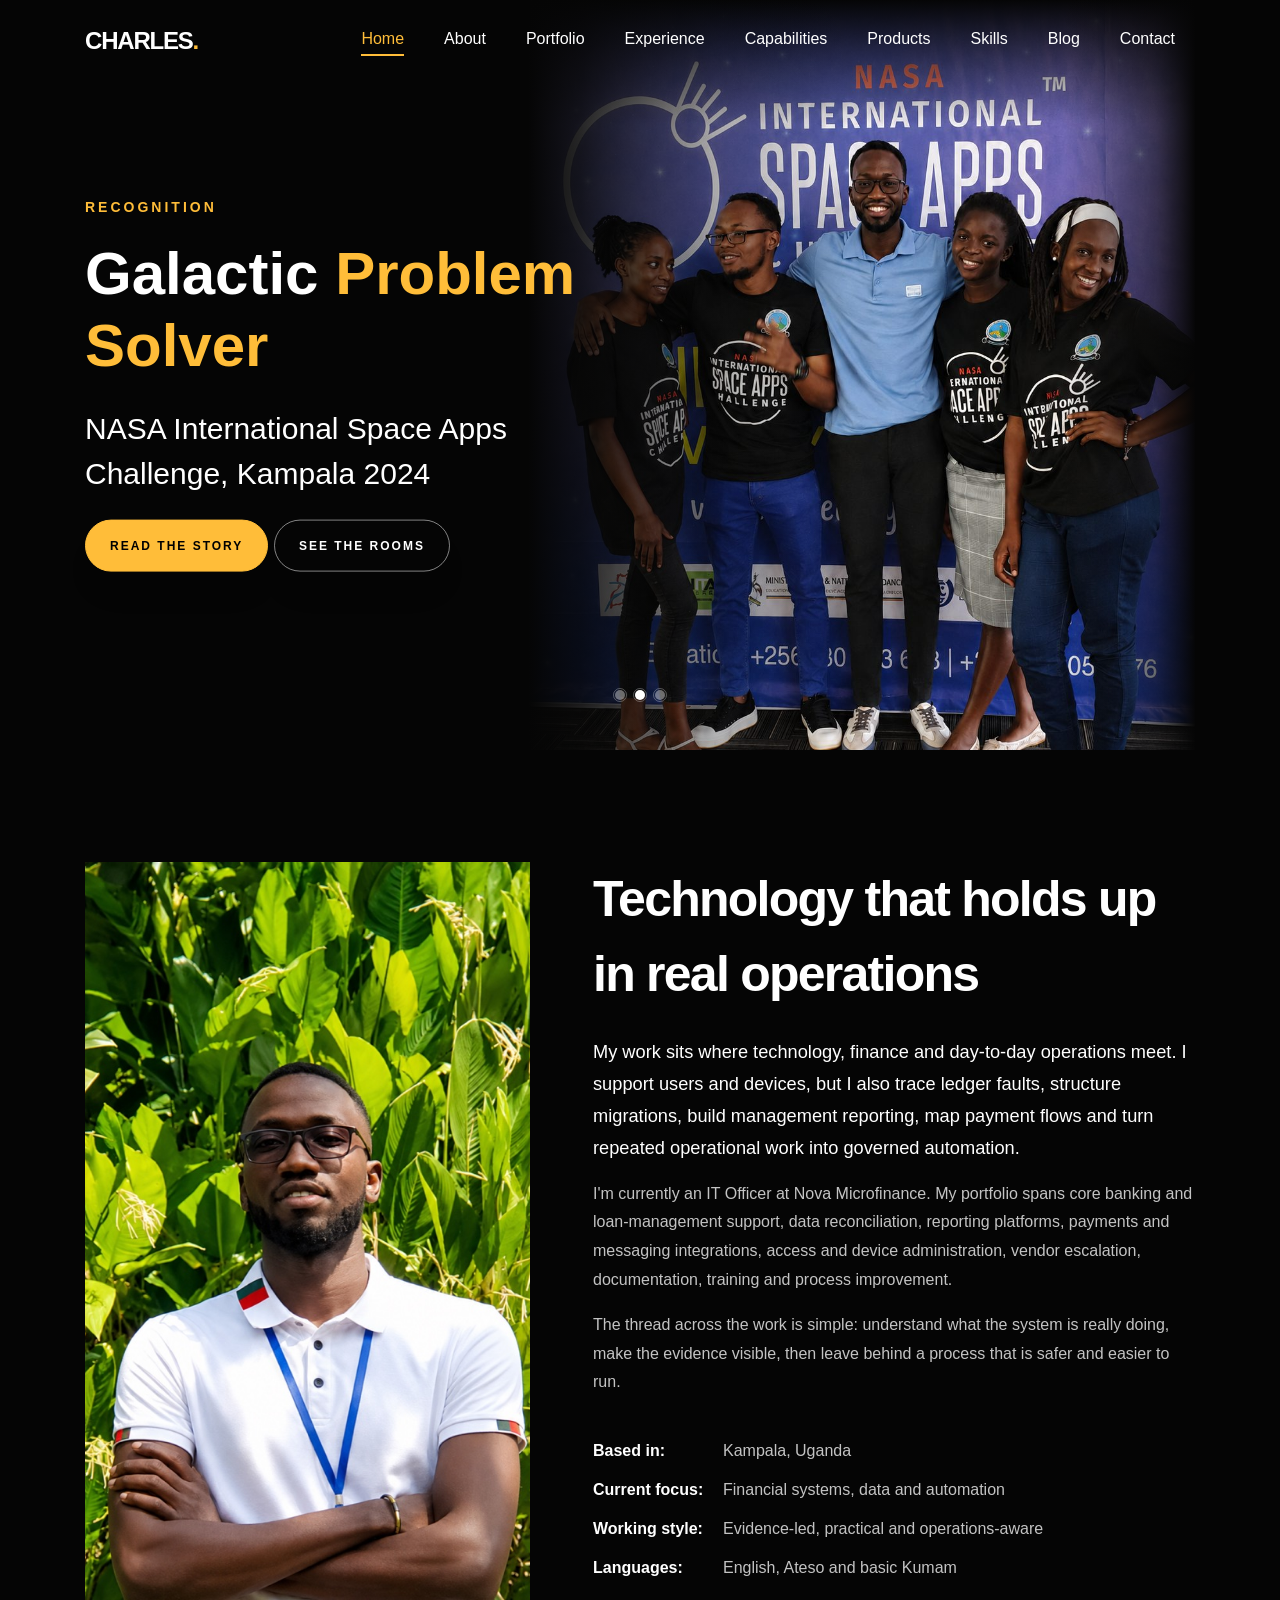
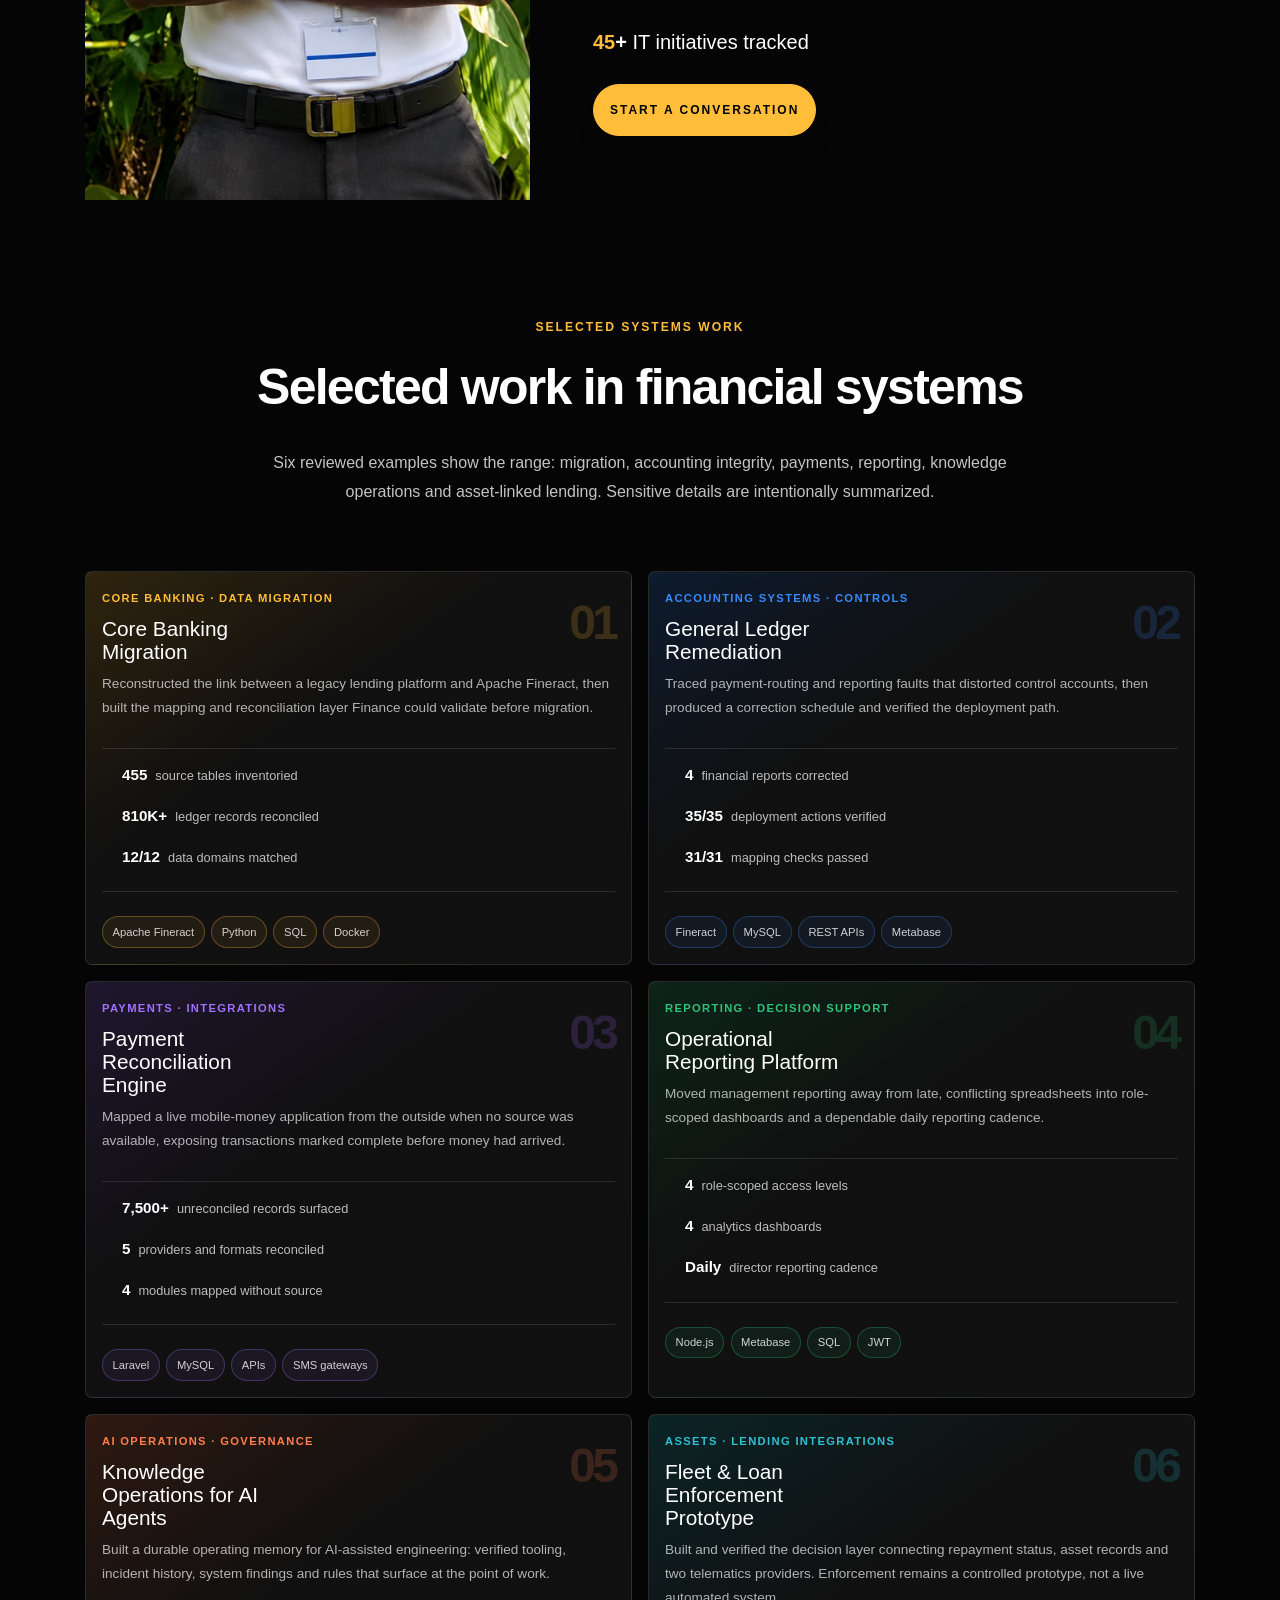
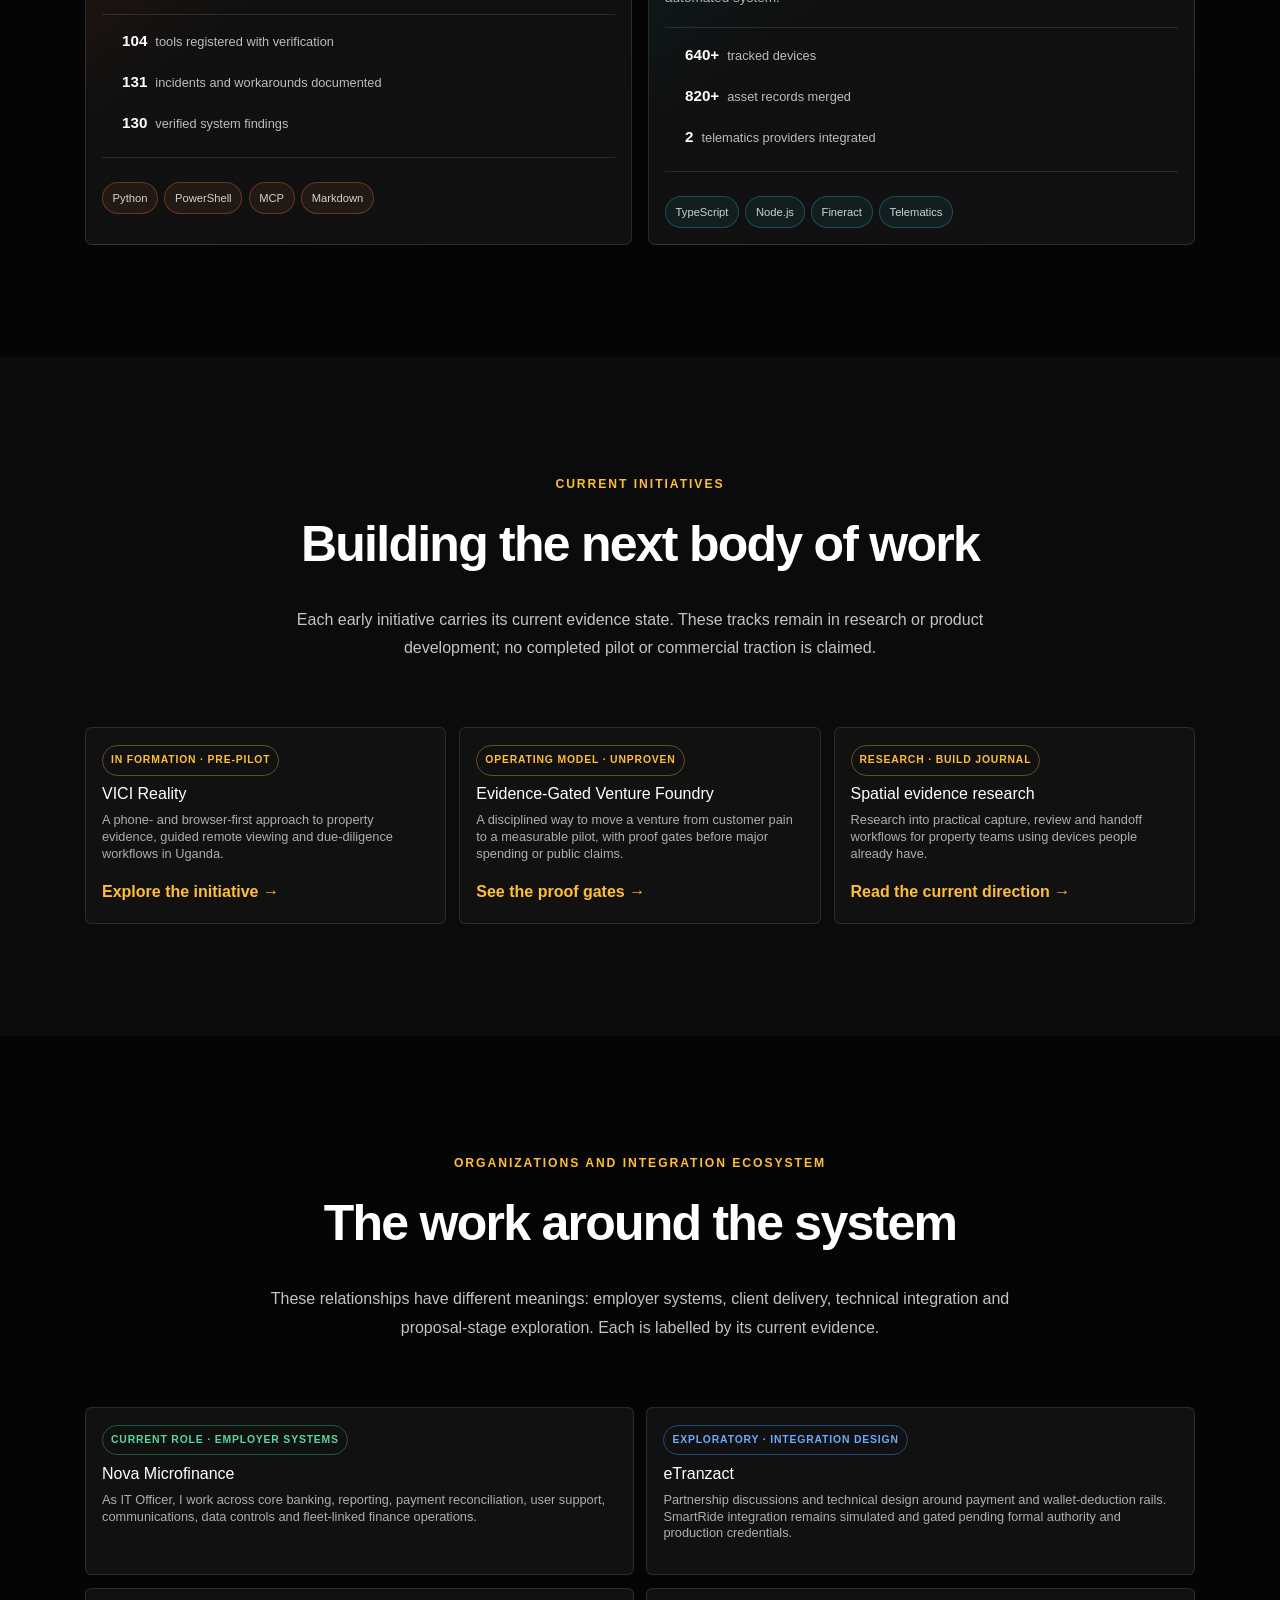
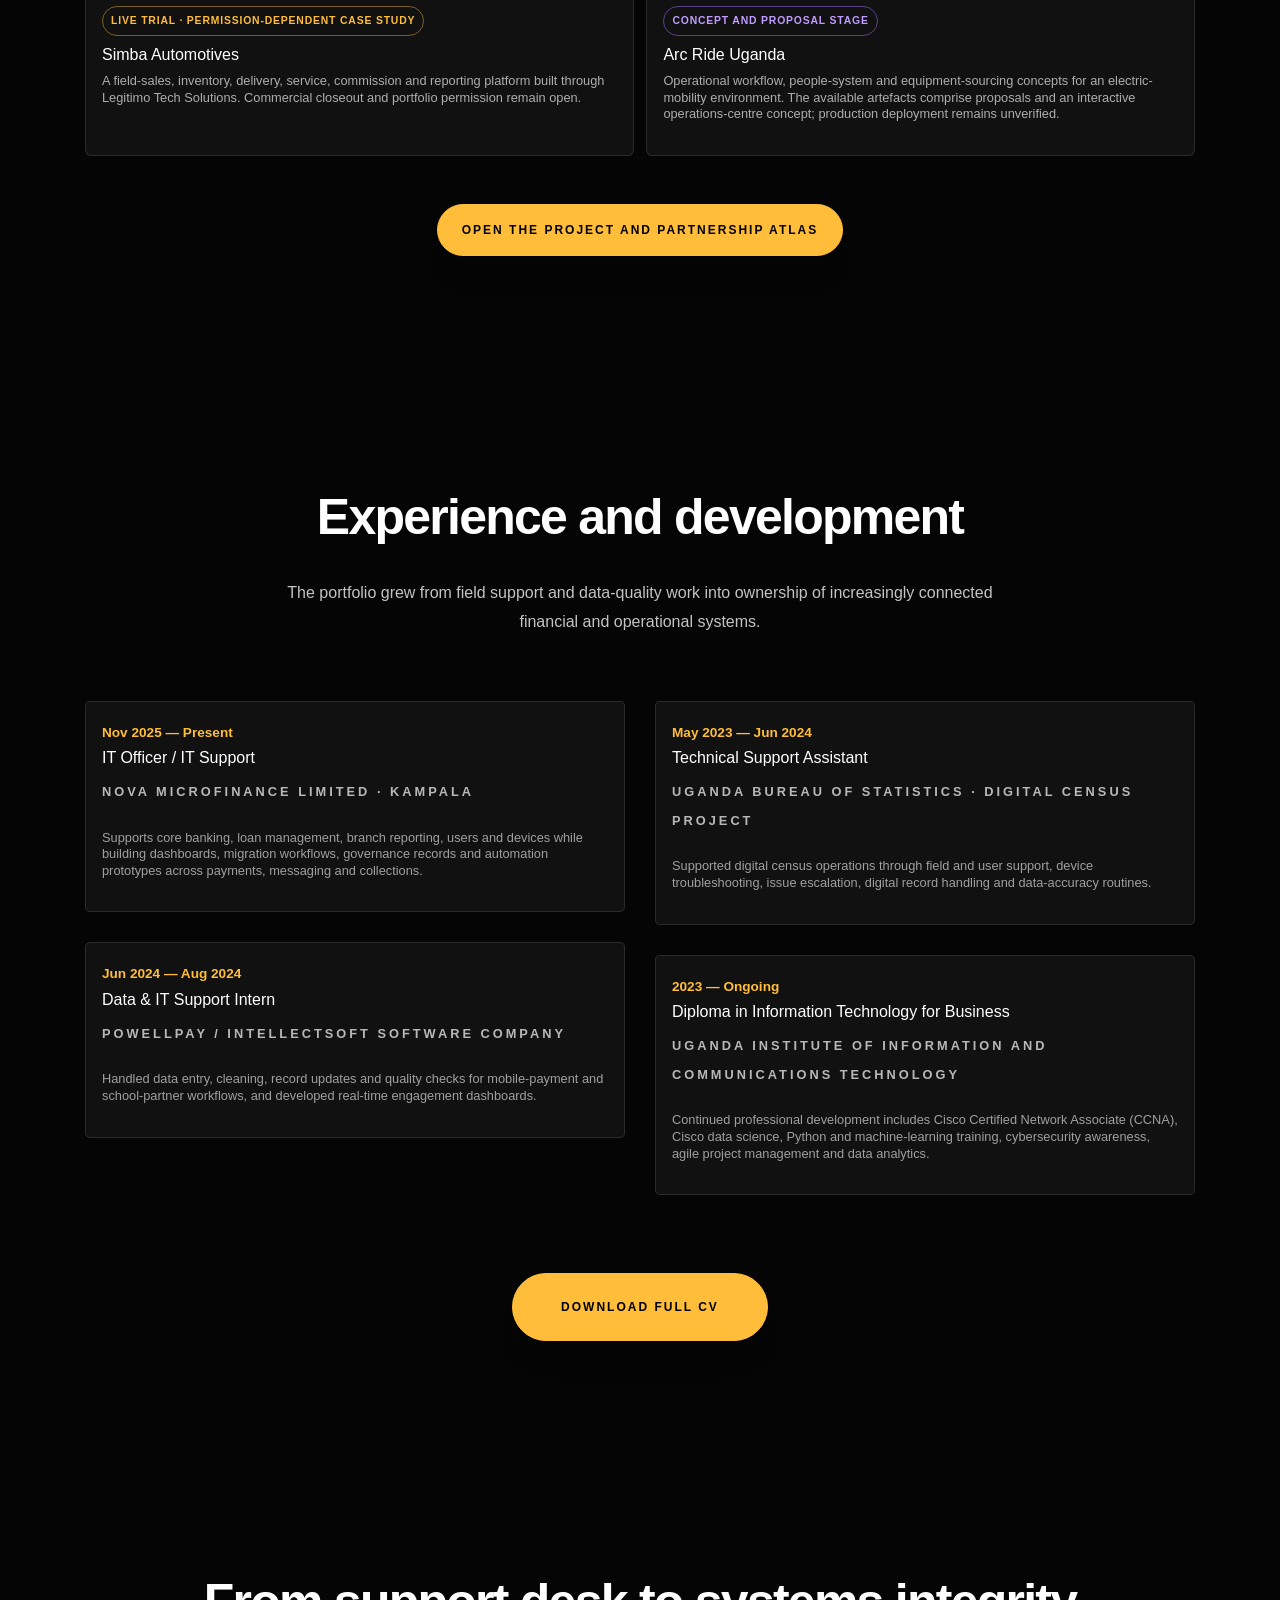
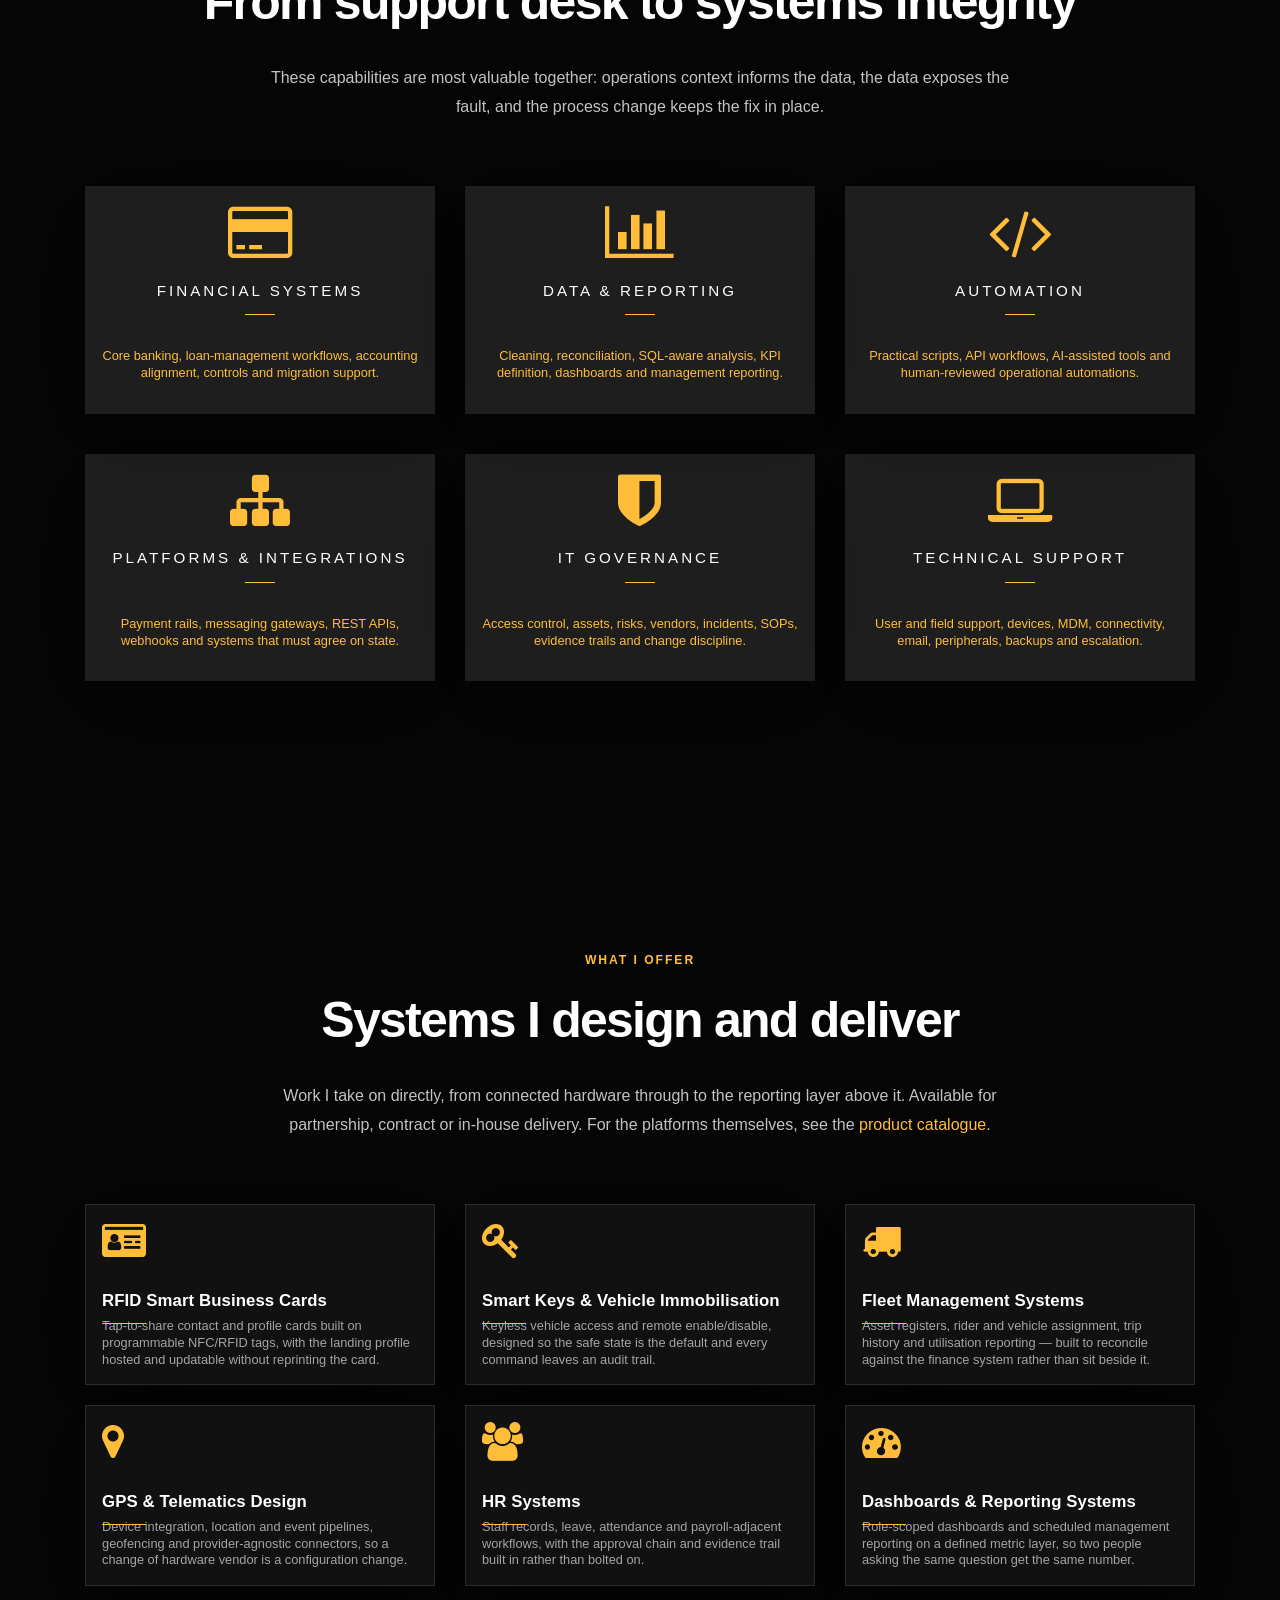
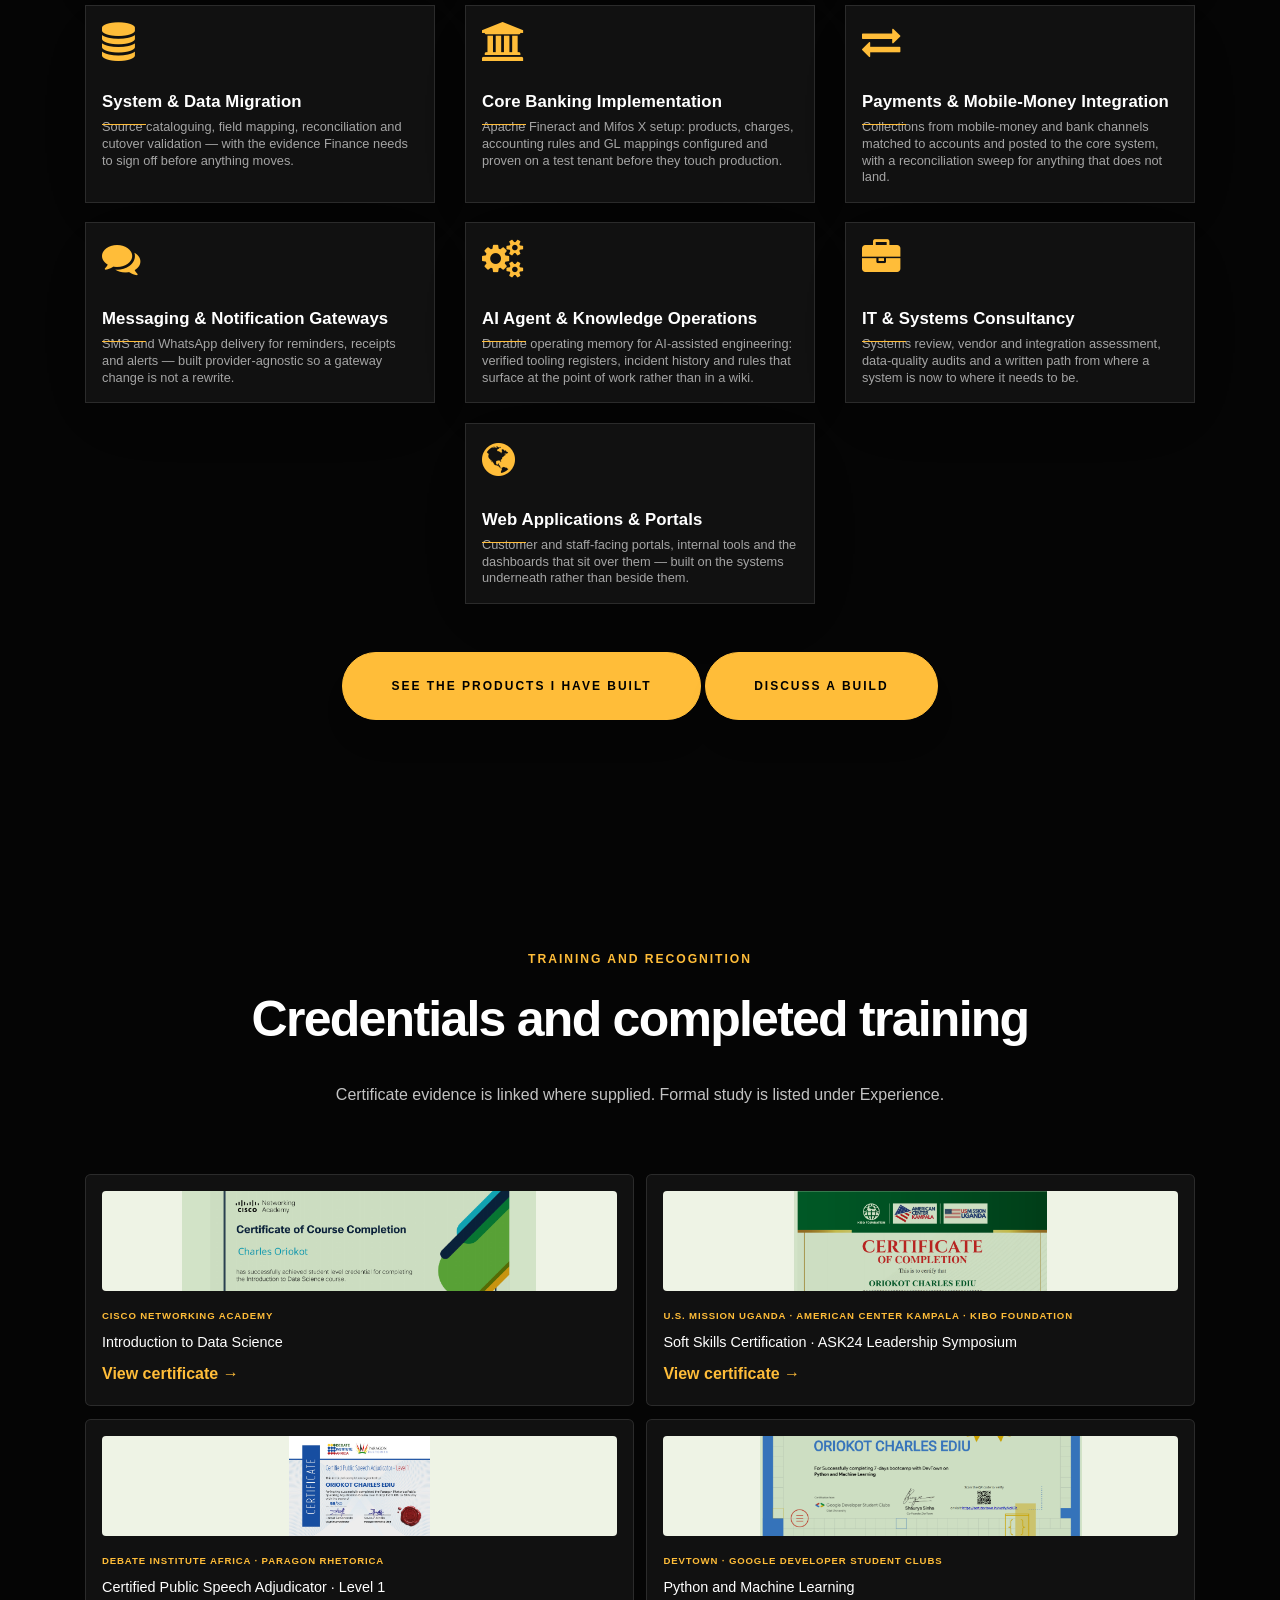
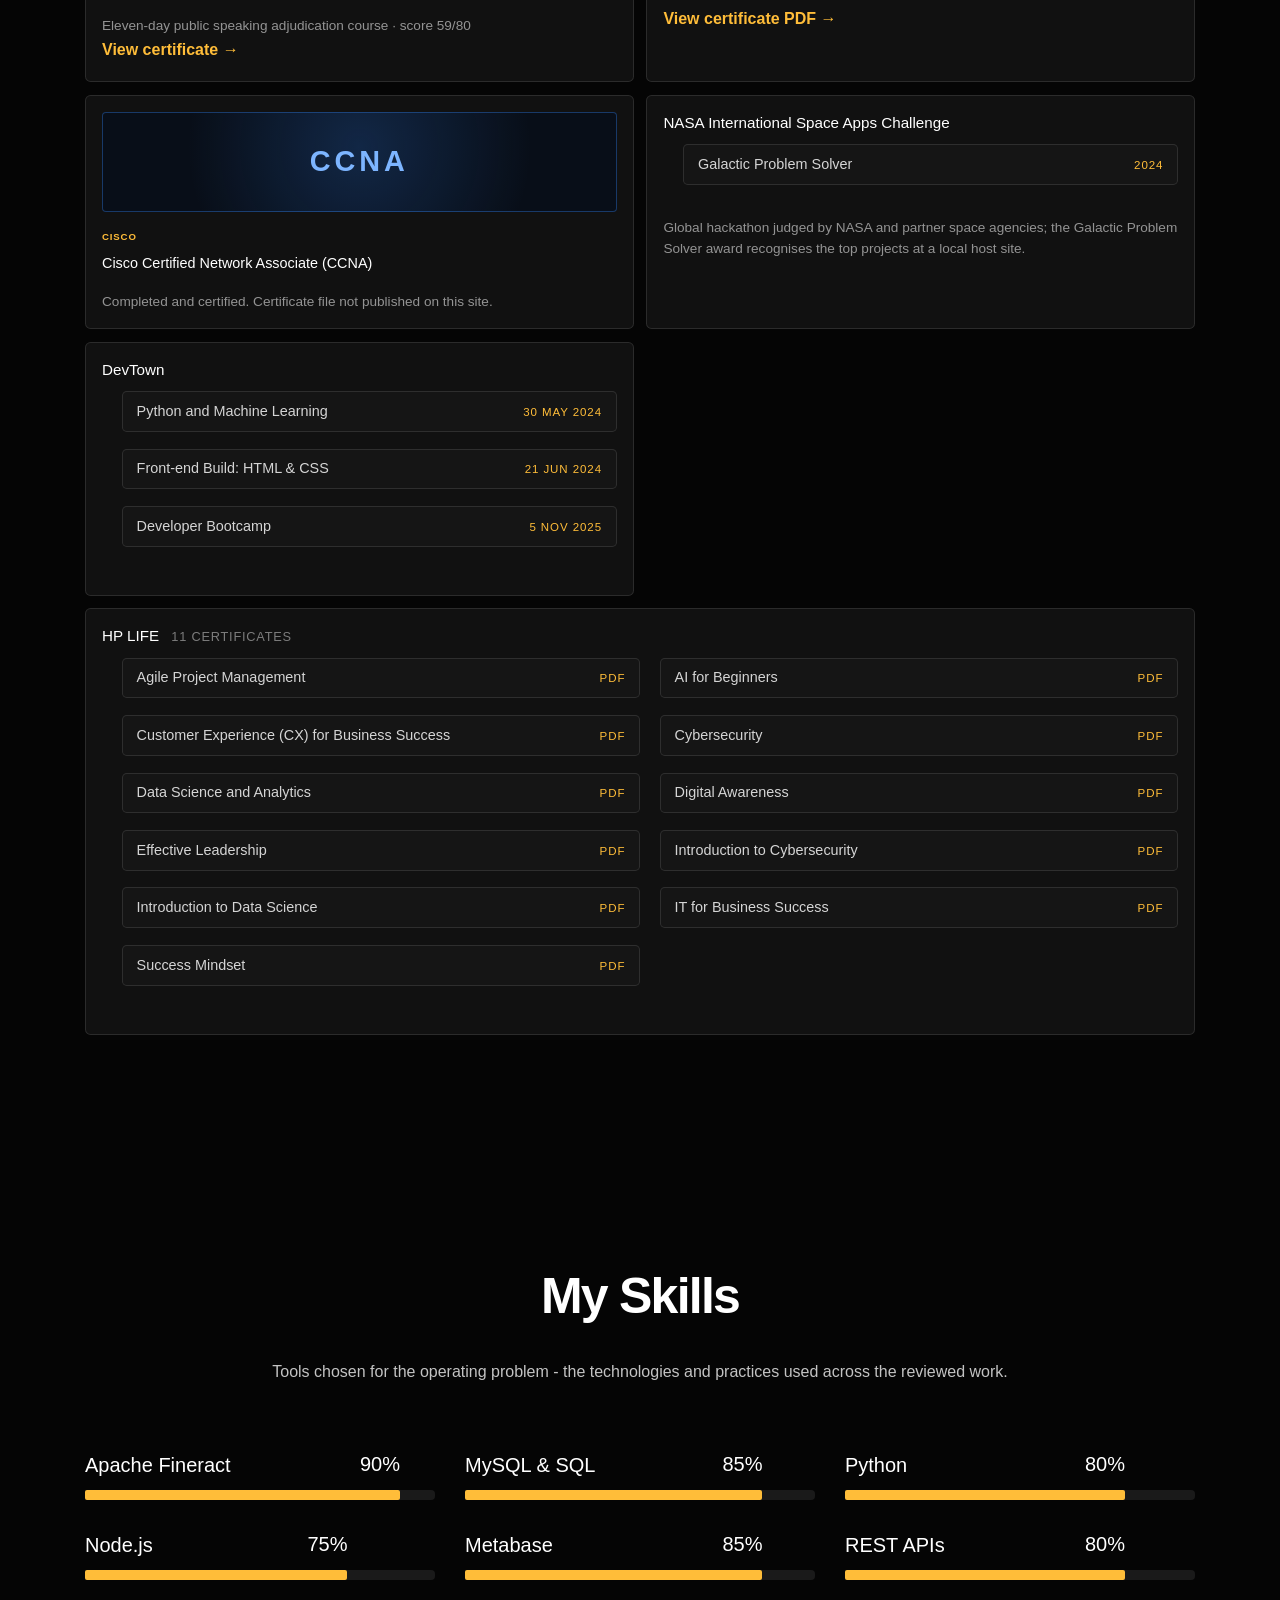
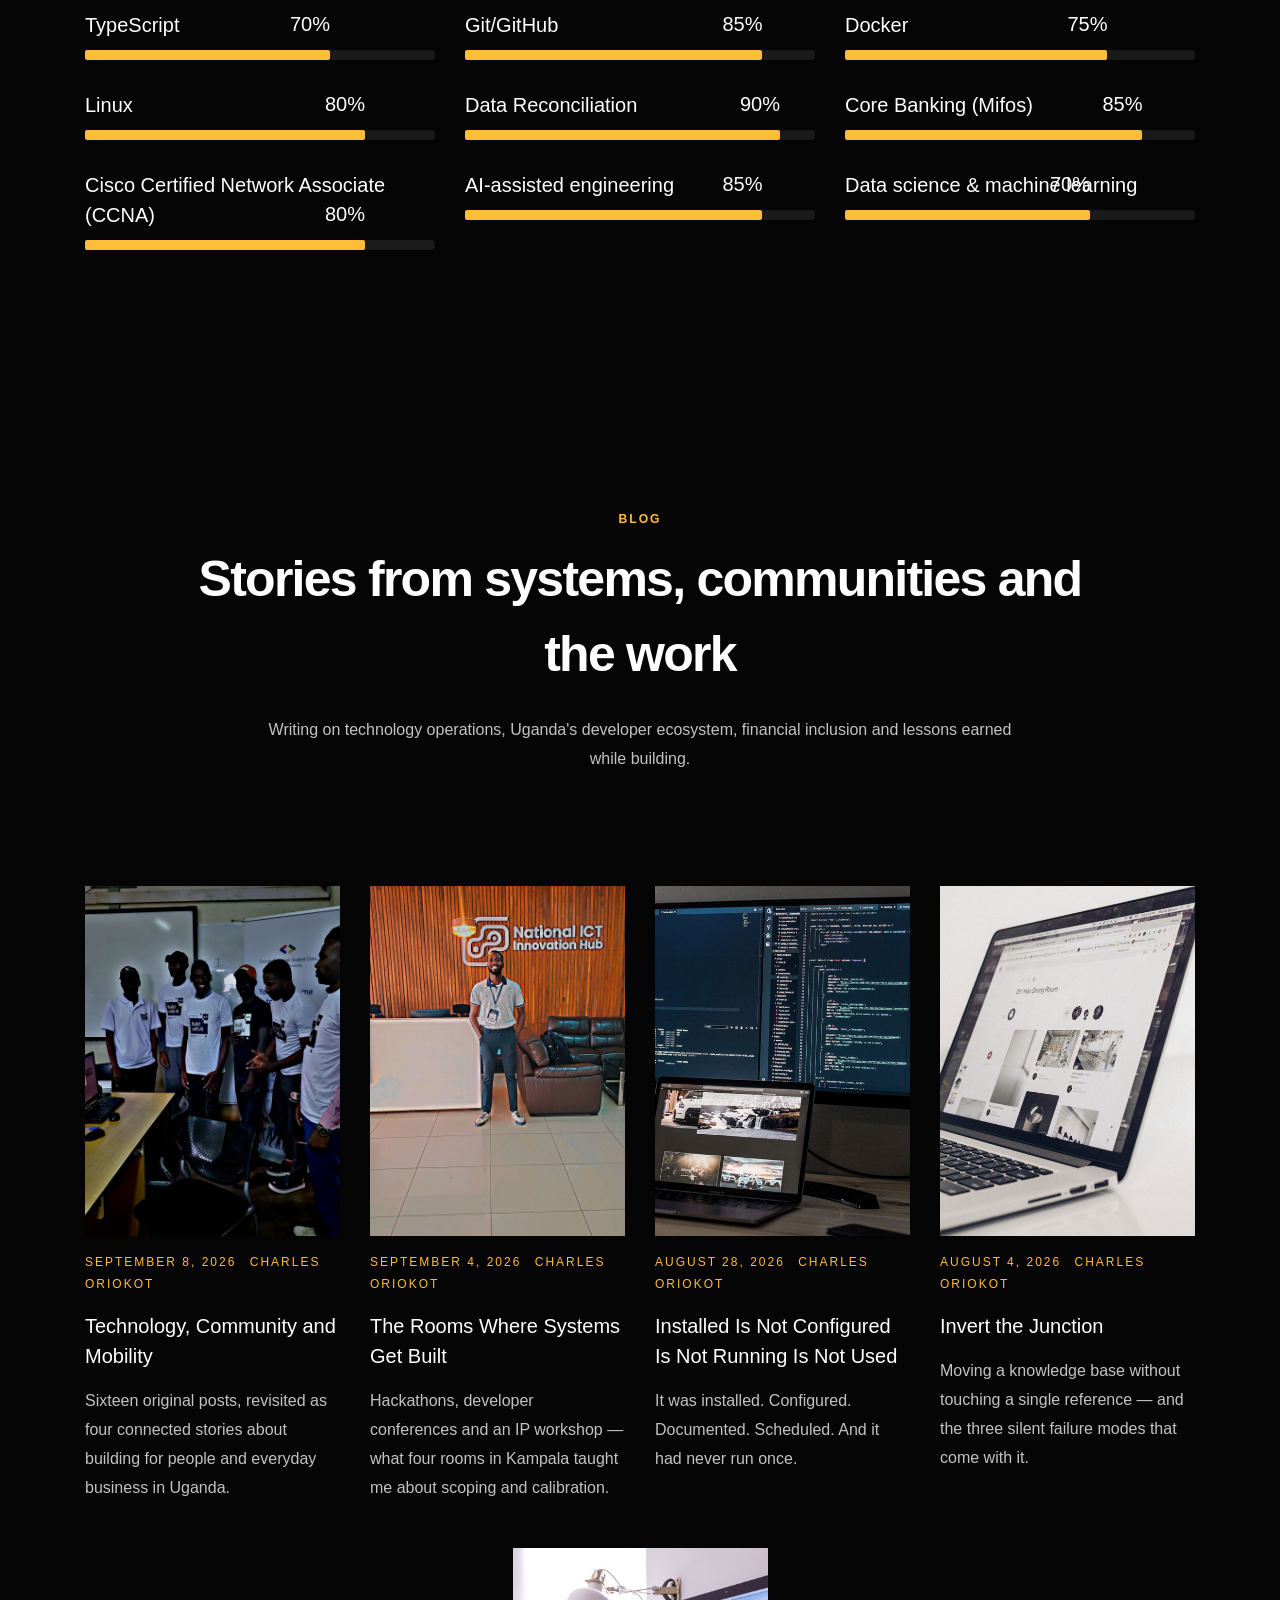
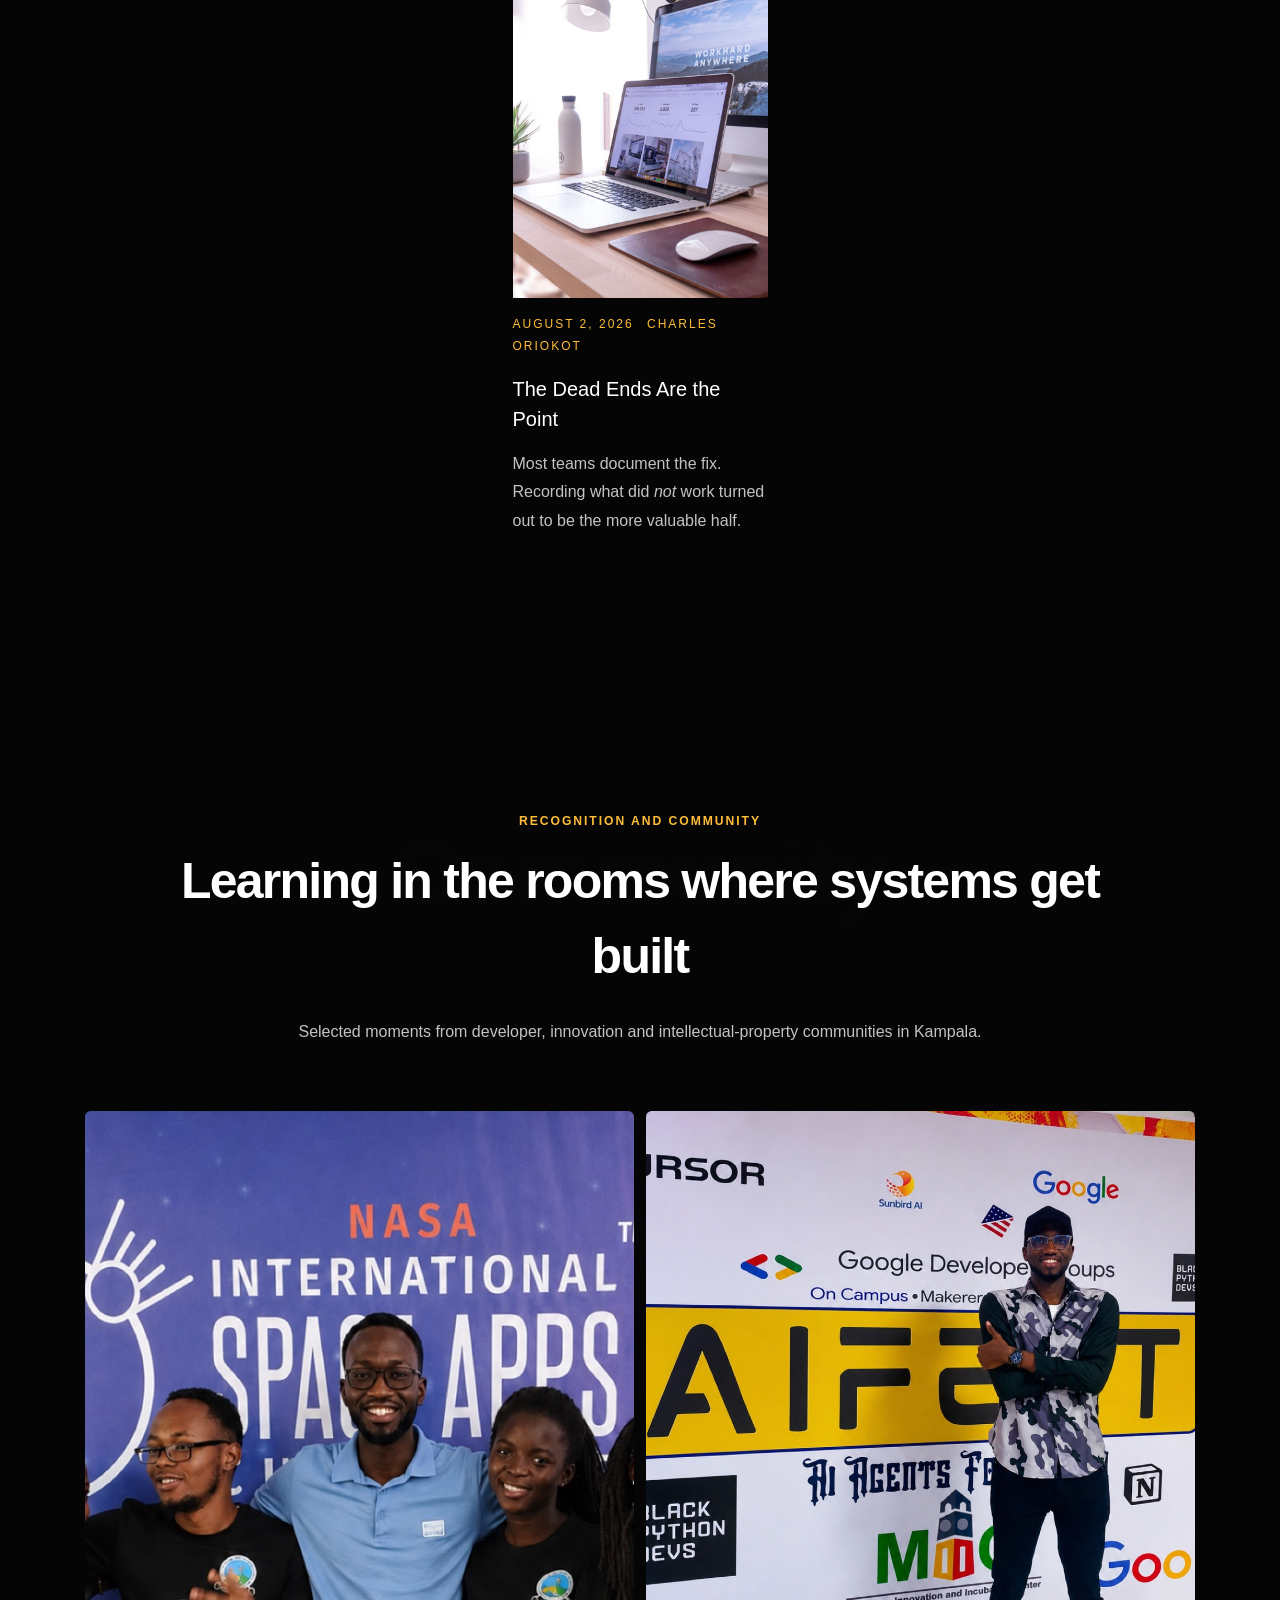
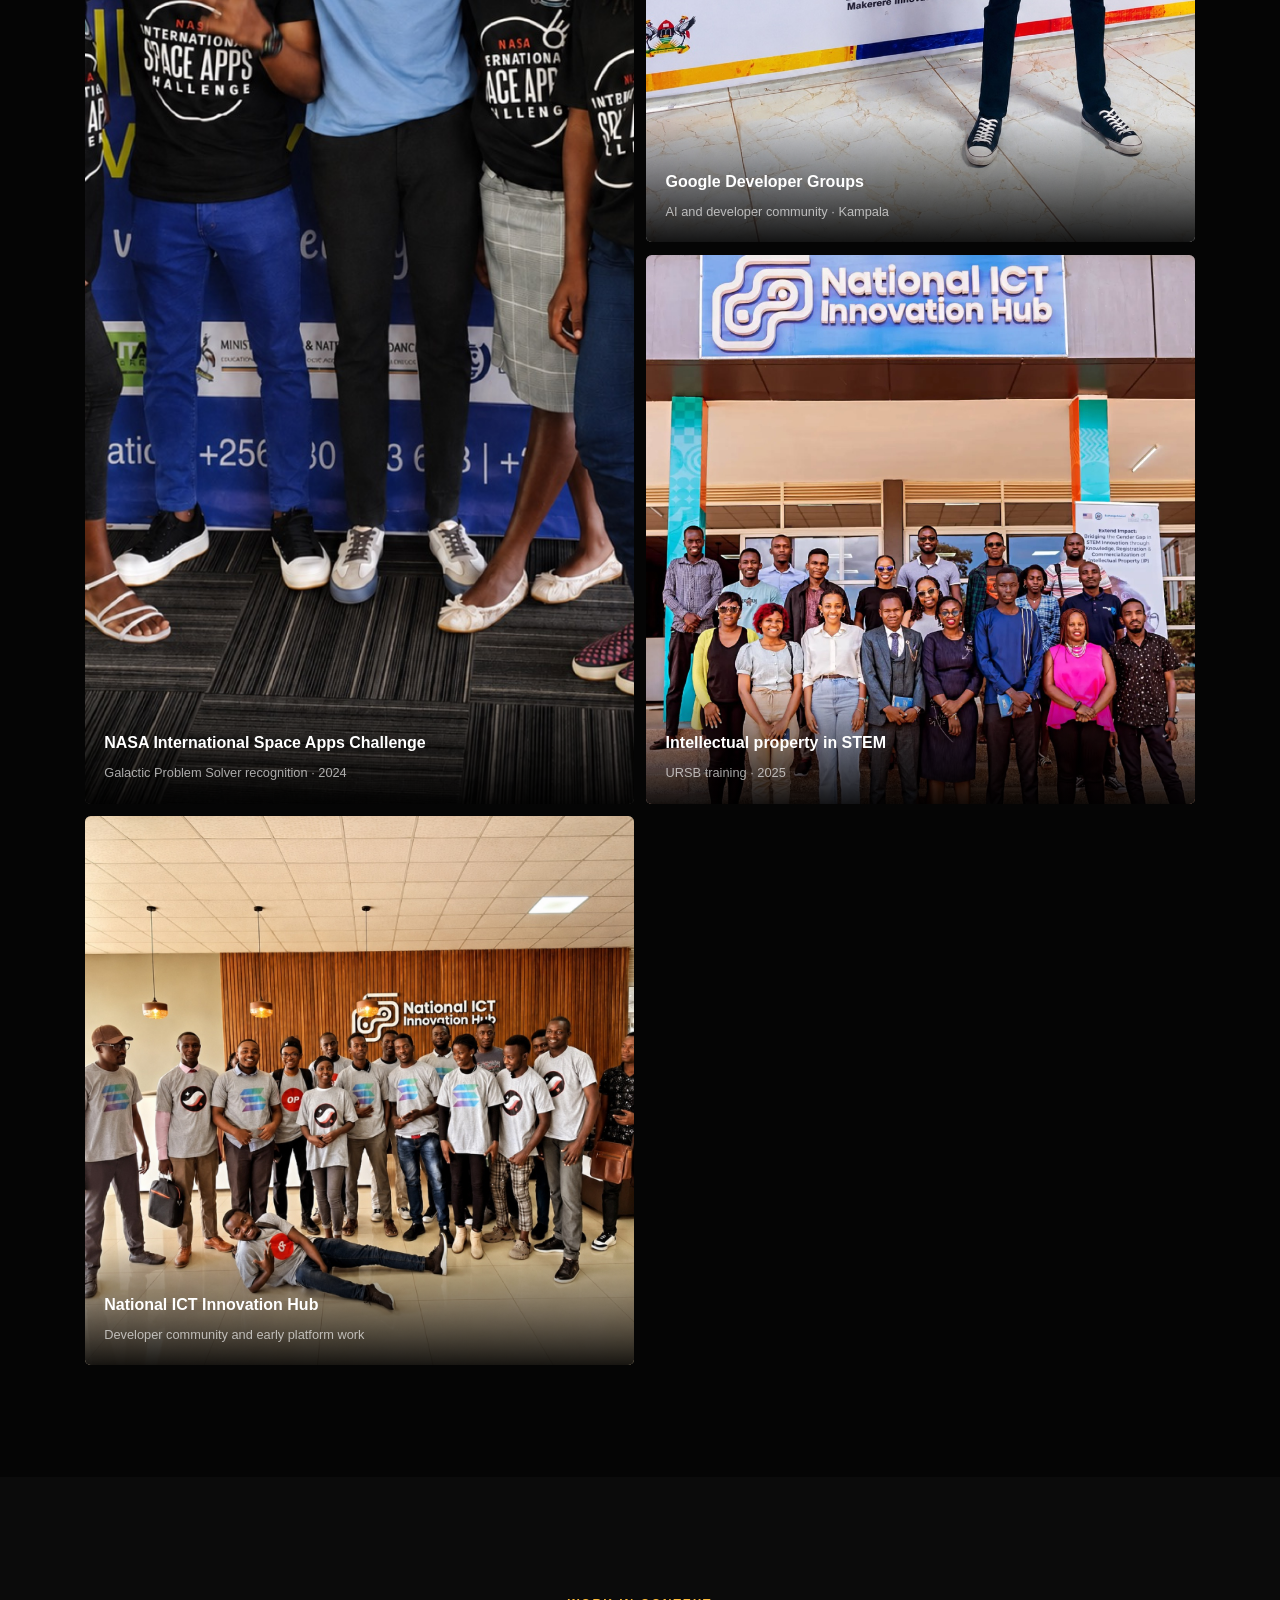
<file: index.html>
<!DOCTYPE html>
<html lang="en">
  <head>
    <title>Charles Oriokot | IT Systems, Data &amp; Automation</title>
    <meta charset="utf-8">
    <meta name="viewport" content="width=device-width, initial-scale=1, shrink-to-fit=no">
    <meta name="description" content="Charles Oriokot is an IT and business systems professional working across core banking, data, reporting, automation, integrations and operational technology in Kampala, Uganda.">
    <meta name="author" content="Oriokot Charles Ediu">
    <meta name="robots" content="noindex, nofollow">
    <meta name="theme-color" content="#050505">

    <link rel="icon" href="images/charles-portrait.jpg" type="image/jpeg">
    <link rel="preload" as="image" href="images/charles-hero-city.jpg">
    
    <link href="https://fonts.googleapis.com/css?family=Poppins:100,200,300,400,500,600,700,800,900" rel="stylesheet">

    <link rel="stylesheet" href="css/open-iconic-bootstrap.min.css">
    <link rel="stylesheet" href="css/animate.css">
    
    <link rel="stylesheet" href="css/owl.carousel.min.css">
    <link rel="stylesheet" href="css/owl.theme.default.min.css">
    <link rel="stylesheet" href="css/magnific-popup.css">

    <link rel="stylesheet" href="css/aos.css">

    <link rel="stylesheet" href="css/ionicons.min.css">
    
    <link rel="stylesheet" href="css/flaticon.css">
    <link rel="stylesheet" href="css/icomoon.css">
    <link rel="stylesheet" href="css/style.css">
    <link rel="stylesheet" href="css/custom.css?v=20260911">
  </head>
  <body data-spy="scroll" data-target=".site-navbar-target" data-offset="300">
    <a class="skip-link" href="#main-content">Skip to content</a>

    <nav class="navbar navbar-expand-lg navbar-dark ftco_navbar ftco-navbar-light site-navbar-target" id="ftco-navbar" aria-label="Primary navigation">
      <div class="container">
        <a class="navbar-brand" href="#home-section" aria-label="Charles Oriokot, home">Charles<span>.</span></a>
        <button class="navbar-toggler js-fh5co-nav-toggle fh5co-nav-toggle" type="button" data-toggle="collapse" data-target="#ftco-nav" aria-controls="ftco-nav" aria-expanded="false" aria-label="Toggle navigation">
          <span class="oi oi-menu"></span> Menu
        </button>

        <div class="collapse navbar-collapse" id="ftco-nav">
          <ul class="navbar-nav nav ml-auto">
            <li class="nav-item"><a href="#home-section" class="nav-link"><span>Home</span></a></li>
            <li class="nav-item"><a href="#about-section" class="nav-link"><span>About</span></a></li>
            <li class="nav-item"><a href="#portfolio-section" class="nav-link"><span>Portfolio</span></a></li>
            <li class="nav-item"><a href="#resume-section" class="nav-link"><span>Experience</span></a></li>
            <li class="nav-item"><a href="#services-section" class="nav-link"><span>Capabilities</span></a></li>
            <li class="nav-item"><a href="products.html" class="nav-link"><span>Products</span></a></li>
            <li class="nav-item"><a href="#skills-section" class="nav-link"><span>Skills</span></a></li>
            <li class="nav-item"><a href="#blog-section" class="nav-link"><span>Blog</span></a></li>
            <li class="nav-item"><a href="#contact-section" class="nav-link"><span>Contact</span></a></li>
          </ul>
        </div>
      </div>
    </nav>
    
    <main id="main-content">
      <section id="home-section" class="hero" aria-labelledby="hero-title">
        <div class="home-slider owl-carousel">
          <div class="slider-item">
            <div class="overlay"></div>
            <div class="container">
              <div class="row d-md-flex no-gutters slider-text align-items-end justify-content-end" data-scrollax-parent="true">
                <div class="one-third js-fullheight order-md-last img hero-image hero-image--primary" style="background-image:url(images/charles-hero-city.jpg);">
                  <div class="overlay"></div>
                </div>
                <div class="one-forth d-flex align-items-center ftco-animate" data-scrollax=" properties: { translateY: '70%' }">
                  <div class="text">
                    <span class="subheading">IT systems &middot; data &middot; automation</span>
                    <h1 id="hero-title" class="mb-4 mt-3">I'm <span>Charles Oriokot</span></h1>
                    <h2 class="mb-4">I build and repair the systems operations depend on</h2>
                    <p>
                      <a href="#portfolio-section" class="btn btn-primary py-3 px-4">View selected work</a>
                      <a href="assets/Oriokot_Charles_Ediu_CV_2026.docx" class="btn btn-white btn-outline-white py-3 px-4" download>Download CV</a>
                    </p>
                    <ul class="hero-proof" aria-label="Portfolio highlights">
                      <li><strong>92</strong><span>IT initiatives delivered</span></li>
                      <li><strong>6</strong><span>reviewed case studies</span></li>
                      <li><strong>2024</strong><span>NASA Space Apps recognition</span></li>
                    </ul>
                  </div>
                </div>
              </div>
            </div>
          </div>

          <div class="slider-item">
            <div class="overlay"></div>
            <div class="container">
              <div class="row d-md-flex no-gutters slider-text align-items-end justify-content-end" data-scrollax-parent="true">
                <div class="one-third js-fullheight order-md-last img hero-image" style="background-image:url(images/nasa-team.jpg);">
                  <div class="overlay"></div>
                </div>
                <div class="one-forth d-flex align-items-center ftco-animate" data-scrollax=" properties: { translateY: '70%' }">
                  <div class="text">
                    <span class="subheading">Recognition</span>
                    <h1 class="mb-4 mt-3">Galactic <span>Problem Solver</span></h1>
                    <h2 class="mb-4">NASA International Space Apps Challenge, Kampala 2024</h2>
                    <p>
                      <a href="the-rooms-where-systems-get-built.html" class="btn btn-primary py-3 px-4">Read the story</a>
                      <a href="#recognition-section" class="btn btn-white btn-outline-white py-3 px-4">See the rooms</a>
                    </p>
                  </div>
                </div>
              </div>
            </div>
          </div>

          <div class="slider-item">
            <div class="overlay"></div>
            <div class="container">
              <div class="row d-md-flex no-gutters slider-text align-items-end justify-content-end" data-scrollax-parent="true">
                <div class="one-third js-fullheight order-md-last img hero-image" style="background-image:url(images/gdg-aifest-banner.jpg);">
                  <div class="overlay"></div>
                </div>
                <div class="one-forth d-flex align-items-center ftco-animate" data-scrollax=" properties: { translateY: '70%' }">
                  <div class="text">
                    <span class="subheading">Community</span>
                    <h1 class="mb-4 mt-3">Learning in <span>public</span></h1>
                    <h2 class="mb-4">Google Developer Groups, the National ICT Innovation Hub and the rooms in between</h2>
                    <p>
                      <a href="#blog-section" class="btn btn-primary py-3 px-4">Read the writing</a>
                      <a href="#contact-section" class="btn btn-white btn-outline-white py-3 px-4">Start a conversation</a>
                    </p>
                  </div>
                </div>
              </div>
            </div>
          </div>
        </div>
      </section>

      <section class="ftco-about img ftco-section ftco-no-pb" id="about-section">
        <div class="container">
          <div class="row d-flex">
            <div class="col-md-6 col-lg-5 d-flex">
              <div class="img-about img d-flex align-items-stretch">
                <div class="overlay"></div>
                <div class="img d-flex align-self-stretch align-items-center" style="background-image:url(images/charles-portrait.jpg);">
                </div>
              </div>
            </div>
            <div class="col-md-6 col-lg-7 pl-lg-5 pb-5">
              <div class="row justify-content-start pb-3">
                <div class="col-md-12 heading-section ftco-animate">
                  <h1 class="big">About</h1>
                  <h2 class="mb-4">Technology that holds up in real operations</h2>
                  <p class="about-lead">My work sits where technology, finance and day-to-day operations meet. I support users and devices, but I also trace ledger faults, structure migrations, build management reporting, map payment flows and turn repeated operational work into governed automation.</p>
                  <p>I'm currently an IT Officer at Nova Microfinance. My portfolio spans core banking and loan-management support, data reconciliation, reporting platforms, payments and messaging integrations, access and device administration, vendor escalation, documentation, training and process improvement.</p>
                  <p>The thread across the work is simple: understand what the system is really doing, make the evidence visible, then leave behind a process that is safer and easier to run.</p>
                  <ul class="about-info mt-4 px-md-0 px-2">
                    <li class="d-flex"><span>Based in:</span> <span>Kampala, Uganda</span></li>
                    <li class="d-flex"><span>Current focus:</span> <span>Financial systems, data and automation</span></li>
                    <li class="d-flex"><span>Working style:</span> <span>Evidence-led, practical and operations-aware</span></li>
                    <li class="d-flex"><span>Languages:</span> <span>English, Ateso and basic Kumam</span></li>
                  </ul>
                </div>
              </div>
              <div class="counter-wrap ftco-animate d-flex mt-md-3">
                <div class="text">
                  <p class="mb-4">
                    <span class="number" data-number="60">0</span><span class="counter-plus">+</span>
                    <span>IT initiatives tracked</span>
                  </p>
                  <p><a href="#contact-section" class="btn btn-primary py-3 px-3">Start a conversation</a></p>
                </div>
              </div>
            </div>
          </div>
        </div>
      </section>

      <section class="ftco-section ftco-project" id="portfolio-section" aria-labelledby="portfolio-title">
        <div class="container">
          <div class="row justify-content-center pb-5">
            <div class="col-md-10 heading-section text-center ftco-animate">
              <h1 class="big big-2" aria-hidden="true">Portfolio</h1>
              <span class="eyebrow">Selected systems work</span>
              <h2 id="portfolio-title" class="mb-4">Selected work in financial systems</h2>
              <p>Six reviewed examples show the range: migration, accounting integrity, payments, reporting, knowledge operations and asset-linked lending. Sensitive details are intentionally summarized.</p>
            </div>
          </div>

          <div class="portfolio-grid">
            <article class="work-card ftco-animate work-card--gold">
              <div class="work-card__index">01</div><span class="work-card__discipline">Core banking · Data migration</span><h3>Core Banking Migration</h3>
              <p>Reconstructed the link between a legacy lending platform and Apache Fineract, then built the mapping and reconciliation layer Finance could validate before migration.</p>
              <ul class="metric-list"><li><strong>455</strong> source tables inventoried</li><li><strong>810K+</strong> ledger records reconciled</li><li><strong>12/12</strong> data domains matched</li></ul>
              <div class="tag-row"><span>Apache Fineract</span><span>Python</span><span>SQL</span><span>Docker</span></div>
            </article>
            <article class="work-card ftco-animate work-card--blue">
              <div class="work-card__index">02</div><span class="work-card__discipline">Accounting systems · Controls</span><h3>General Ledger Remediation</h3>
              <p>Traced payment-routing and reporting faults that distorted control accounts, then produced a correction schedule and verified the deployment path.</p>
              <ul class="metric-list"><li><strong>4</strong> financial reports corrected</li><li><strong>35/35</strong> deployment actions verified</li><li><strong>31/31</strong> mapping checks passed</li></ul>
              <div class="tag-row"><span>Fineract</span><span>MySQL</span><span>REST APIs</span><span>Metabase</span></div>
            </article>
            <article class="work-card ftco-animate work-card--violet">
              <div class="work-card__index">03</div><span class="work-card__discipline">Payments · Integrations</span><h3>Payment Reconciliation Engine</h3>
              <p>Mapped a live mobile-money application from the outside when no source was available, exposing transactions marked complete before money had arrived.</p>
              <ul class="metric-list"><li><strong>7,500+</strong> unreconciled records surfaced</li><li><strong>5</strong> providers and formats reconciled</li><li><strong>4</strong> modules mapped without source</li></ul>
              <div class="tag-row"><span>Laravel</span><span>MySQL</span><span>APIs</span><span>SMS gateways</span></div>
            </article>
            <article class="work-card ftco-animate work-card--green">
              <div class="work-card__index">04</div><span class="work-card__discipline">Reporting · Decision support</span><h3>Operational Reporting Platform</h3>
              <p>Moved management reporting away from late, conflicting spreadsheets into role-scoped dashboards and a dependable daily reporting cadence.</p>
              <ul class="metric-list"><li><strong>4</strong> role-scoped access levels</li><li><strong>4</strong> analytics dashboards</li><li><strong>Daily</strong> director reporting cadence</li></ul>
              <div class="tag-row"><span>Node.js</span><span>Metabase</span><span>SQL</span><span>JWT</span></div>
            </article>
            <article class="work-card ftco-animate work-card--orange">
              <div class="work-card__index">05</div><span class="work-card__discipline">AI operations · Governance</span><h3>Knowledge Operations for AI Agents</h3>
              <p>Built a durable operating memory for AI-assisted engineering: verified tooling, incident history, system findings and rules that surface at the point of work.</p>
              <ul class="metric-list"><li><strong>104</strong> tools registered with verification</li><li><strong>131</strong> incidents and workarounds documented</li><li><strong>130</strong> verified system findings</li></ul>
              <div class="tag-row"><span>Python</span><span>PowerShell</span><span>MCP</span><span>Markdown</span></div>
            </article>
            <article class="work-card ftco-animate work-card--cyan">
              <div class="work-card__index">06</div><span class="work-card__discipline">Assets · Lending integrations</span><h3>Fleet &amp; Loan Enforcement Prototype</h3>
              <p>Built and verified the decision layer connecting repayment status, asset records and two telematics providers. Enforcement remains a controlled prototype, not a live automated system.</p>
              <ul class="metric-list"><li><strong>640+</strong> tracked devices</li><li><strong>820+</strong> asset records merged</li><li><strong>2</strong> telematics providers integrated</li></ul>
              <div class="tag-row"><span>TypeScript</span><span>Node.js</span><span>Fineract</span><span>Telematics</span></div>
            </article>
          </div>
        </div>
      </section>

      <section class="ftco-section section-muted" id="initiatives-section" aria-labelledby="initiatives-title">
        <div class="container">
          <div class="row justify-content-center pb-5">
            <div class="col-md-10 heading-section text-center ftco-animate">
              <h1 class="big big-2" aria-hidden="true">Initiatives</h1>
              <span class="eyebrow">Current initiatives</span>
              <h2 id="initiatives-title" class="mb-4">Building the next body of work</h2>
              <p>Each early initiative carries its current evidence state. These tracks remain in research or product development; no completed pilot or commercial traction is claimed.</p>
            </div>
          </div>
          <div class="initiative-grid">
            <article class="initiative-card ftco-animate">
              <span class="initiative-status">In formation &middot; pre-pilot</span>
              <h3>VICI Reality</h3>
              <p>A phone- and browser-first approach to property evidence, guided remote viewing and due-diligence workflows in Uganda.</p>
              <a class="text-link" href="vici-reality.html">Explore the initiative &rarr;</a>
            </article>
            <article class="initiative-card ftco-animate">
              <span class="initiative-status">Operating model &middot; unproven</span>
              <h3>Evidence-Gated Venture Foundry</h3>
              <p>A disciplined way to move a venture from customer pain to a measurable pilot, with proof gates before major spending or public claims.</p>
              <a class="text-link" href="vici-reality.html#foundry">See the proof gates &rarr;</a>
            </article>
            <article class="initiative-card ftco-animate">
              <span class="initiative-status">Research &middot; build journal</span>
              <h3>Spatial evidence research</h3>
              <p>Research into practical capture, review and handoff workflows for property teams using devices people already have.</p>
              <a class="text-link" href="vici-reality.html#research">Read the current direction &rarr;</a>
            </article>
          </div>
        </div>
      </section>

      <section class="ftco-section" id="ecosystem-section" aria-labelledby="ecosystem-title">
        <div class="container">
          <div class="row justify-content-center pb-5">
            <div class="col-md-10 heading-section text-center ftco-animate">
              <h1 class="big big-2" aria-hidden="true">Ecosystem</h1>
              <span class="eyebrow">Organizations and integration ecosystem</span>
              <h2 id="ecosystem-title" class="mb-4">The work around the system</h2>
              <p>These relationships have different meanings: employer systems, client delivery, technical integration and proposal-stage exploration. Each is labelled by its current evidence.</p>
            </div>
          </div>
          <div class="ecosystem-grid">
            <article class="ecosystem-card ftco-animate">
              <span class="evidence-label evidence-label--live">Current role &middot; employer systems</span>
              <h3>Nova Microfinance</h3>
              <p>As IT Officer, I work across core banking, reporting, payment reconciliation, user support, communications, data controls and fleet-linked finance operations.</p>
            </article>
            <article class="ecosystem-card ftco-animate">
              <span class="evidence-label evidence-label--explore">Exploratory &middot; integration design</span>
              <h3>eTranzact</h3>
              <p>Partnership discussions and technical design around payment and wallet-deduction rails. SmartRide integration remains simulated and gated pending formal authority and production credentials.</p>
            </article>
            <article class="ecosystem-card ftco-animate">
              <span class="evidence-label evidence-label--trial">Live trial &middot; permission-dependent case study</span>
              <h3>Simba Automotives</h3>
              <p>A field-sales, inventory, delivery, service, commission and reporting platform built through Legitimo Tech Solutions. Commercial closeout and portfolio permission remain open.</p>
            </article>
            <article class="ecosystem-card ftco-animate">
              <span class="evidence-label evidence-label--concept">Concept and proposal stage</span>
              <h3>Arc Ride Uganda</h3>
              <p>Operational workflow, people-system and equipment-sourcing concepts for an electric-mobility environment. The available artefacts comprise proposals and an interactive operations-centre concept; production deployment remains unverified.</p>
            </article>
          </div>
          <div class="row justify-content-center mt-5">
            <div class="col-md-8 text-center ftco-animate">
              <a class="btn btn-primary py-3 px-4" href="ecosystem.html">Open the project and partnership atlas</a>
            </div>
          </div>
        </div>
      </section>

      <section class="ftco-section ftco-no-pb" id="resume-section">
        <div class="container">
          <div class="row justify-content-center pb-5">
            <div class="col-md-10 heading-section text-center ftco-animate">
              <h1 class="big big-2">Experience</h1>
              <h2 class="mb-4">Experience and development</h2>
              <p>The portfolio grew from field support and data-quality work into ownership of increasingly connected financial and operational systems.</p>
            </div>
          </div>
          <div class="row">
            <div class="col-md-6">
              <div class="resume-wrap ftco-animate">
                <span class="date">Nov 2025 — Present</span>
                <h2>IT Officer / IT Support</h2>
                <span class="position">Nova Microfinance Limited · Kampala</span>
                <p class="mt-4">Supports core banking, loan management, branch reporting, users and devices while building dashboards, migration workflows, governance records and automation prototypes across payments, messaging and collections.</p>
              </div>
              <div class="resume-wrap ftco-animate">
                <span class="date">Jun 2024 — Aug 2024</span>
                <h2>Data & IT Support Intern</h2>
                <span class="position">PowellPay / Intellectsoft Software Company</span>
                <p class="mt-4">Handled data entry, cleaning, record updates and quality checks for mobile-payment and school-partner workflows, and developed real-time engagement dashboards.</p>
              </div>
            </div>

            <div class="col-md-6">
              <div class="resume-wrap ftco-animate">
                <span class="date">May 2023 — Jun 2024</span>
                <h2>Technical Support Assistant</h2>
                <span class="position">Uganda Bureau of Statistics · Digital Census Project</span>
                <p class="mt-4">Supported digital census operations through field and user support, device troubleshooting, issue escalation, digital record handling and data-accuracy routines.</p>
              </div>
              <div class="resume-wrap ftco-animate">
                <span class="date">2023 — Ongoing</span>
                <h2>Diploma in Information Technology for Business</h2>
                <span class="position">Uganda Institute of Information and Communications Technology</span>
                <p class="mt-4">Continued professional development includes Cisco Certified Network Associate (CCNA), Cisco data science, Python and machine-learning training, cybersecurity awareness, agile project management and data analytics.</p>
              </div>
            </div>
          </div>
          <div class="row justify-content-center mt-5">
            <div class="col-md-6 text-center ftco-animate">
              <p><a href="assets/Oriokot_Charles_Ediu_CV_2026.docx" class="btn btn-primary py-4 px-5" download>Download full CV</a></p>
            </div>
          </div>
        </div>
      </section>



      <section class="ftco-section" id="services-section">
        <div class="container">
          <div class="row justify-content-center py-5 mt-5">
            <div class="col-md-12 heading-section text-center ftco-animate">
              <h1 class="big big-2">Capabilities</h1>
              <h2 class="mb-4">From support desk to systems integrity</h2>
              <p>These capabilities are most valuable together: operations context informs the data, the data exposes the fault, and the process change keeps the fix in place.</p>
            </div>
          </div>
          <div class="row justify-content-center">
            <div class="col-md-4 text-center d-flex ftco-animate">
              <a href="#contact-section" class="services-1">
                <span class="icon">
                  <i class="icon-credit-card"></i>
                </span>
                <div class="desc">
                  <h3 class="mb-5">Financial systems</h3>
                  <p>Core banking, loan-management workflows, accounting alignment, controls and migration support.</p>
                </div>
              </a>
            </div>
            <div class="col-md-4 text-center d-flex ftco-animate">
              <a href="#contact-section" class="services-1">
                <span class="icon">
                  <i class="icon-bar-chart"></i>
                </span>
                <div class="desc">
                  <h3 class="mb-5">Data & reporting</h3>
                  <p>Cleaning, reconciliation, SQL-aware analysis, KPI definition, dashboards and management reporting.</p>
                </div>
              </a>
            </div>
            <div class="col-md-4 text-center d-flex ftco-animate">
              <a href="#contact-section" class="services-1">
                <span class="icon">
                  <i class="icon-code"></i>
                </span>
                <div class="desc">
                  <h3 class="mb-5">Automation</h3>
                  <p>Practical scripts, API workflows, AI-assisted tools and human-reviewed operational automations.</p>
                </div>
              </a>
            </div>

            <div class="col-md-4 text-center d-flex ftco-animate">
              <a href="#contact-section" class="services-1">
                <span class="icon">
                  <i class="icon-sitemap"></i>
                </span>
                <div class="desc">
                  <h3 class="mb-5">Platforms & integrations</h3>
                  <p>Payment rails, messaging gateways, REST APIs, webhooks and systems that must agree on state.</p>
                </div>
              </a>
            </div>
            <div class="col-md-4 text-center d-flex ftco-animate">
              <a href="#contact-section" class="services-1">
                <span class="icon">
                  <i class="icon-shield"></i>
                </span>
                <div class="desc">
                  <h3 class="mb-5">IT governance</h3>
                  <p>Access control, assets, risks, vendors, incidents, SOPs, evidence trails and change discipline.</p>
                </div>
              </a>
            </div>
            <div class="col-md-4 text-center d-flex ftco-animate">
              <a href="#contact-section" class="services-1">
                <span class="icon">
                  <i class="icon-laptop"></i>
                </span>
                <div class="desc">
                  <h3 class="mb-5">Technical support</h3>
                  <p>User and field support, devices, MDM, connectivity, email, peripherals, backups and escalation.</p>
                </div>
              </a>
            </div>
          </div>
        </div>
      </section>

      <section class="ftco-section" id="products-section" aria-labelledby="products-title">
        <div class="container">
          <div class="row justify-content-center pb-5">
            <div class="col-md-10 heading-section text-center ftco-animate">
              <h1 class="big big-2" aria-hidden="true">Services</h1>
              <span class="eyebrow">What I offer</span>
              <h2 id="products-title" class="mb-4">Systems I design and deliver</h2>
              <p>Work I take on directly, from connected hardware through to the reporting layer above it. Available for partnership, contract or in-house delivery. For the platforms themselves, see the <a href="products.html">product catalogue</a>.</p>
            </div>
          </div>
          <div class="row capability-grid justify-content-center">
            <div class="col-md-6 col-lg-4 d-flex ftco-animate">
              <article class="services-1 capability-card">
                <span class="icon"><i class="icon-id-card" aria-hidden="true"></i></span>
                <div class="desc">
                  <h3>RFID Smart Business Cards</h3>
                  <p>Tap-to-share contact and profile cards built on programmable NFC/RFID tags, with the landing profile hosted and updatable without reprinting the card.</p>
                </div>
              </article>
            </div>
            <div class="col-md-6 col-lg-4 d-flex ftco-animate">
              <article class="services-1 capability-card">
                <span class="icon"><i class="icon-key" aria-hidden="true"></i></span>
                <div class="desc">
                  <h3>Smart Keys &amp; Vehicle Immobilisation</h3>
                  <p>Keyless vehicle access and remote enable/disable, designed so the safe state is the default and every command leaves an audit trail.</p>
                </div>
              </article>
            </div>
            <div class="col-md-6 col-lg-4 d-flex ftco-animate">
              <article class="services-1 capability-card">
                <span class="icon"><i class="icon-truck" aria-hidden="true"></i></span>
                <div class="desc">
                  <h3>Fleet Management Systems</h3>
                  <p>Asset registers, rider and vehicle assignment, trip history and utilisation reporting &mdash; built to reconcile against the finance system rather than sit beside it.</p>
                </div>
              </article>
            </div>
            <div class="col-md-6 col-lg-4 d-flex ftco-animate">
              <article class="services-1 capability-card">
                <span class="icon"><i class="icon-map-marker" aria-hidden="true"></i></span>
                <div class="desc">
                  <h3>GPS &amp; Telematics Design</h3>
                  <p>Device integration, location and event pipelines, geofencing and provider-agnostic connectors, so a change of hardware vendor is a configuration change.</p>
                </div>
              </article>
            </div>
            <div class="col-md-6 col-lg-4 d-flex ftco-animate">
              <article class="services-1 capability-card">
                <span class="icon"><i class="icon-users" aria-hidden="true"></i></span>
                <div class="desc">
                  <h3>HR Systems</h3>
                  <p>Staff records, leave, attendance and payroll-adjacent workflows, with the approval chain and evidence trail built in rather than bolted on.</p>
                </div>
              </article>
            </div>
            <div class="col-md-6 col-lg-4 d-flex ftco-animate">
              <article class="services-1 capability-card">
                <span class="icon"><i class="icon-dashboard" aria-hidden="true"></i></span>
                <div class="desc">
                  <h3>Dashboards &amp; Reporting Systems</h3>
                  <p>Role-scoped dashboards and scheduled management reporting on a defined metric layer, so two people asking the same question get the same number.</p>
                </div>
              </article>
            </div>
            <div class="col-md-6 col-lg-4 d-flex ftco-animate">
              <article class="services-1 capability-card">
                <span class="icon"><i class="icon-database" aria-hidden="true"></i></span>
                <div class="desc">
                  <h3>System &amp; Data Migration</h3>
                  <p>Source cataloguing, field mapping, reconciliation and cutover validation &mdash; with the evidence Finance needs to sign off before anything moves.</p>
                </div>
              </article>
            </div>
            <div class="col-md-6 col-lg-4 d-flex ftco-animate">
              <article class="services-1 capability-card">
                <span class="icon"><i class="icon-bank" aria-hidden="true"></i></span>
                <div class="desc">
                  <h3>Core Banking Implementation</h3>
                  <p>Apache Fineract and Mifos X setup: products, charges, accounting rules and GL mappings configured and proven on a test tenant before they touch production.</p>
                </div>
              </article>
            </div>
            <div class="col-md-6 col-lg-4 d-flex ftco-animate">
              <article class="services-1 capability-card">
                <span class="icon"><i class="icon-exchange" aria-hidden="true"></i></span>
                <div class="desc">
                  <h3>Payments &amp; Mobile-Money Integration</h3>
                  <p>Collections from mobile-money and bank channels matched to accounts and posted to the core system, with a reconciliation sweep for anything that does not land.</p>
                </div>
              </article>
            </div>
            <div class="col-md-6 col-lg-4 d-flex ftco-animate">
              <article class="services-1 capability-card">
                <span class="icon"><i class="icon-comments" aria-hidden="true"></i></span>
                <div class="desc">
                  <h3>Messaging &amp; Notification Gateways</h3>
                  <p>SMS and WhatsApp delivery for reminders, receipts and alerts &mdash; built provider-agnostic so a gateway change is not a rewrite.</p>
                </div>
              </article>
            </div>
            <div class="col-md-6 col-lg-4 d-flex ftco-animate">
              <article class="services-1 capability-card">
                <span class="icon"><i class="icon-cogs" aria-hidden="true"></i></span>
                <div class="desc">
                  <h3>AI Agent &amp; Knowledge Operations</h3>
                  <p>Durable operating memory for AI-assisted engineering: verified tooling registers, incident history and rules that surface at the point of work rather than in a wiki.</p>
                </div>
              </article>
            </div>
            <div class="col-md-6 col-lg-4 d-flex ftco-animate">
              <article class="services-1 capability-card">
                <span class="icon"><i class="icon-briefcase" aria-hidden="true"></i></span>
                <div class="desc">
                  <h3>IT &amp; Systems Consultancy</h3>
                  <p>Systems review, vendor and integration assessment, data-quality audits and a written path from where a system is now to where it needs to be.</p>
                </div>
              </article>
            </div>
            <div class="col-md-6 col-lg-4 d-flex ftco-animate">
              <article class="services-1 capability-card">
                <span class="icon"><i class="icon-globe" aria-hidden="true"></i></span>
                <div class="desc">
                  <h3>Web Applications &amp; Portals</h3>
                  <p>Customer and staff-facing portals, internal tools and the dashboards that sit over them &mdash; built on the systems underneath rather than beside them.</p>
                </div>
              </article>
            </div>
          </div>
          <div class="row justify-content-center mt-5">
            <div class="col-md-8 text-center ftco-animate">
              <a href="products.html" class="btn btn-primary py-4 px-5">See the products I have built</a>
              <a href="#contact-section" class="btn btn-primary py-4 px-5">Discuss a build</a>
            </div>
          </div>
        </div>
      </section>

      <section class="ftco-section" id="credentials-section" aria-labelledby="credentials-title">
        <div class="container">
          <div class="row justify-content-center pb-5">
            <div class="col-md-10 heading-section text-center ftco-animate">
              <h1 class="big big-2" aria-hidden="true">Credentials</h1>
              <span class="eyebrow">Training and recognition</span>
              <h2 id="credentials-title" class="mb-4">Credentials and completed training</h2>
              <p>Certificate evidence is linked where supplied. Formal study is listed under Experience.</p>
            </div>
          </div>
          <div class="toolkit-grid">
            <article class="toolkit-group credential-feature ftco-animate">
              <img src="assets/certificates/cisco-netacad-introduction-to-data-science.png" alt="Cisco Networking Academy Introduction to Data Science course completion certificate for Charles Oriokot" width="1203" height="340" loading="lazy">
              <div>
                <span class="credential-issuer">Cisco Networking Academy</span>
                <h3>Introduction to Data Science</h3>
                <a class="text-link" href="assets/certificates/cisco-netacad-introduction-to-data-science.png" target="_blank" rel="noopener">View certificate &rarr;</a>
              </div>
            </article>
            <article class="toolkit-group credential-feature ftco-animate">
              <img src="assets/certificates/us-mission-uganda-soft-skills.png" alt="Kibo Foundation, American Center Kampala and U.S. Mission Uganda certificate for Oriokot Charles Ediu" width="1701" height="673" loading="lazy">
              <div>
                <span class="credential-issuer">U.S. Mission Uganda &middot; American Center Kampala &middot; Kibo Foundation</span>
                <h3>Soft Skills Certification &middot; ASK24 Leadership Symposium</h3>
                <a class="text-link" href="assets/certificates/us-mission-uganda-soft-skills.png" target="_blank" rel="noopener">View certificate &rarr;</a>
              </div>
            </article>
            <article class="toolkit-group credential-feature ftco-animate">
              <img src="assets/certificates/public-speech-adjudicator-level-1.jpg" alt="Debate Institute Africa and Paragon Rhetorica Certified Public Speech Adjudicator Level 1 certificate for Oriokot Charles Ediu" width="1929" height="1364" loading="lazy">
              <div>
                <span class="credential-issuer">Debate Institute Africa &middot; Paragon Rhetorica</span>
                <h3>Certified Public Speech Adjudicator &middot; Level 1</h3>
                <p class="cert-note">Eleven-day public speaking adjudication course &middot; score 59/80</p>
                <a class="text-link" href="assets/certificates/public-speech-adjudicator-level-1.jpg" target="_blank" rel="noopener">View certificate &rarr;</a>
              </div>
            </article>
            <article class="toolkit-group credential-feature ftco-animate">
              <img src="assets/certificates/devtown-python-machine-learning.png" alt="DevTown and Google Developer Student Clubs Python and Machine Learning bootcamp certificate for Oriokot Charles Ediu" width="1092" height="339" loading="lazy">
              <div>
                <span class="credential-issuer">DevTown &middot; Google Developer Student Clubs</span>
                <h3>Python and Machine Learning</h3>
                <a class="text-link" href="assets/certificates/devtown-devtown-python-and-machine-learning-2024-05-30.pdf" target="_blank" rel="noopener">View certificate PDF &rarr;</a>
              </div>
            </article>
            <article class="toolkit-group credential-feature credential-feature--status ftco-animate">
              <div class="credential-badge" aria-hidden="true">CCNA</div>
              <div>
                <span class="credential-issuer">Cisco</span>
                <h3>Cisco Certified Network Associate (CCNA)</h3>
                <p class="cert-note">Completed and certified. Certificate file not published on this site.</p>
              </div>
            </article>
            <article class="toolkit-group ftco-animate">
              <h3>NASA International Space Apps Challenge</h3>
              <ul class="cert-list">
          <li><a href="images/cert-nasa-space-apps.jpg" target="_blank" rel="noopener">Galactic Problem Solver<span>2024</span></a></li>
              </ul>
              <p class="cert-note">Global hackathon judged by NASA and partner space agencies; the Galactic Problem Solver award recognises the top projects at a local host site.</p>
            </article>
            <article class="toolkit-group ftco-animate">
              <h3>DevTown</h3>
              <ul class="cert-list">
          <li><a href="assets/certificates/devtown-devtown-python-and-machine-learning-2024-05-30.pdf" target="_blank" rel="noopener">Python and Machine Learning<span>30 May 2024</span></a></li>
          <li><a href="assets/certificates/devtown-devtown-instagram-clone-html-css-2024-06-21.pdf" target="_blank" rel="noopener">Front-end Build: HTML &amp; CSS<span>21 Jun 2024</span></a></li>
          <li><a href="assets/certificates/devtown-devtown-bootcamp-participation-2025-11-05.pdf" target="_blank" rel="noopener">Developer Bootcamp<span>5 Nov 2025</span></a></li>
              </ul>
            </article>
            <article class="toolkit-group ftco-animate cert-group--wide">
              <h3>HP LIFE <span class="cert-count">11 certificates</span></h3>
              <ul class="cert-list cert-list--two">
          <li><a href="assets/certificates/hp-life-agile-project-management.pdf" target="_blank" rel="noopener">Agile Project Management<span>PDF</span></a></li>
          <li><a href="assets/certificates/hp-life-ai-for-beginners.pdf" target="_blank" rel="noopener">AI for Beginners<span>PDF</span></a></li>
          <li><a href="assets/certificates/hp-life-customer-experience-cx-for-business-success.pdf" target="_blank" rel="noopener">Customer Experience (CX) for Business Success<span>PDF</span></a></li>
          <li><a href="assets/certificates/hp-life-cybersecurity.pdf" target="_blank" rel="noopener">Cybersecurity<span>PDF</span></a></li>
          <li><a href="assets/certificates/hp-life-data-science-and-analytics.pdf" target="_blank" rel="noopener">Data Science and Analytics<span>PDF</span></a></li>
          <li><a href="assets/certificates/hp-life-digital-awareness.pdf" target="_blank" rel="noopener">Digital Awareness<span>PDF</span></a></li>
          <li><a href="assets/certificates/hp-life-effective-leadership.pdf" target="_blank" rel="noopener">Effective Leadership<span>PDF</span></a></li>
          <li><a href="assets/certificates/hp-life-introduction-to-cybersecurity.pdf" target="_blank" rel="noopener">Introduction to Cybersecurity<span>PDF</span></a></li>
          <li><a href="assets/certificates/hp-life-introduction-to-data-science.pdf" target="_blank" rel="noopener">Introduction to Data Science<span>PDF</span></a></li>
          <li><a href="assets/certificates/hp-life-it-for-business-success.pdf" target="_blank" rel="noopener">IT for Business Success<span>PDF</span></a></li>
          <li><a href="assets/certificates/hp-life-success-mindset.pdf" target="_blank" rel="noopener">Success Mindset<span>PDF</span></a></li>
              </ul>
            </article>
          </div>
        </div>
      </section>

      <section class="ftco-section" id="skills-section">
        <div class="container">
          <div class="row justify-content-center pb-5">
            <div class="col-md-12 heading-section text-center ftco-animate">
              <h1 class="big big-2">Skills</h1>
              <h2 class="mb-4">My Skills</h2>
              <p>Tools chosen for the operating problem - the technologies and practices used across the reviewed work.</p>
            </div>
          </div>
          <div class="row">
            <div class="col-md-4 animate-box">
              <div class="progress-wrap ftco-animate">
                <h3>Apache Fineract</h3>
                <div class="progress">
                  <div class="progress-bar color-1" role="progressbar" aria-valuenow="90" aria-valuemin="0" aria-valuemax="100" style="width:90%">
                    <span>90%</span>
                  </div>
                </div>
              </div>
            </div>
            <div class="col-md-4 animate-box">
              <div class="progress-wrap ftco-animate">
                <h3>MySQL & SQL</h3>
                <div class="progress">
                  <div class="progress-bar color-2" role="progressbar" aria-valuenow="85" aria-valuemin="0" aria-valuemax="100" style="width:85%">
                    <span>85%</span>
                  </div>
                </div>
              </div>
            </div>
            <div class="col-md-4 animate-box">
              <div class="progress-wrap ftco-animate">
                <h3>Python</h3>
                <div class="progress">
                  <div class="progress-bar color-3" role="progressbar" aria-valuenow="80" aria-valuemin="0" aria-valuemax="100" style="width:80%">
                    <span>80%</span>
                  </div>
                </div>
              </div>
            </div>
            <div class="col-md-4 animate-box">
              <div class="progress-wrap ftco-animate">
                <h3>Node.js</h3>
                <div class="progress">
                  <div class="progress-bar color-4" role="progressbar" aria-valuenow="75" aria-valuemin="0" aria-valuemax="100" style="width:75%">
                    <span>75%</span>
                  </div>
                </div>
              </div>
            </div>
            <div class="col-md-4 animate-box">
              <div class="progress-wrap ftco-animate">
                <h3>Metabase</h3>
                <div class="progress">
                  <div class="progress-bar color-5" role="progressbar" aria-valuenow="85" aria-valuemin="0" aria-valuemax="100" style="width:85%">
                    <span>85%</span>
                  </div>
                </div>
              </div>
            </div>
            <div class="col-md-4 animate-box">
              <div class="progress-wrap ftco-animate">
                <h3>REST APIs</h3>
                <div class="progress">
                  <div class="progress-bar color-6" role="progressbar" aria-valuenow="80" aria-valuemin="0" aria-valuemax="100" style="width:80%">
                    <span>80%</span>
                  </div>
                </div>
              </div>
            </div>
            <div class="col-md-4 animate-box">
              <div class="progress-wrap ftco-animate">
                <h3>TypeScript</h3>
                <div class="progress">
                  <div class="progress-bar color-1" role="progressbar" aria-valuenow="70" aria-valuemin="0" aria-valuemax="100" style="width:70%">
                    <span>70%</span>
                  </div>
                </div>
              </div>
            </div>
            <div class="col-md-4 animate-box">
              <div class="progress-wrap ftco-animate">
                <h3>Git/GitHub</h3>
                <div class="progress">
                  <div class="progress-bar color-2" role="progressbar" aria-valuenow="85" aria-valuemin="0" aria-valuemax="100" style="width:85%">
                    <span>85%</span>
                  </div>
                </div>
              </div>
            </div>
            <div class="col-md-4 animate-box">
              <div class="progress-wrap ftco-animate">
                <h3>Docker</h3>
                <div class="progress">
                  <div class="progress-bar color-3" role="progressbar" aria-valuenow="75" aria-valuemin="0" aria-valuemax="100" style="width:75%">
                    <span>75%</span>
                  </div>
                </div>
              </div>
            </div>
            <div class="col-md-4 animate-box">
              <div class="progress-wrap ftco-animate">
                <h3>Linux</h3>
                <div class="progress">
                  <div class="progress-bar color-4" role="progressbar" aria-valuenow="80" aria-valuemin="0" aria-valuemax="100" style="width:80%">
                    <span>80%</span>
                  </div>
                </div>
              </div>
            </div>
            <div class="col-md-4 animate-box">
              <div class="progress-wrap ftco-animate">
                <h3>Data Reconciliation</h3>
                <div class="progress">
                  <div class="progress-bar color-5" role="progressbar" aria-valuenow="90" aria-valuemin="0" aria-valuemax="100" style="width:90%">
                    <span>90%</span>
                  </div>
                </div>
              </div>
            </div>
            <div class="col-md-4 animate-box">
              <div class="progress-wrap ftco-animate">
                <h3>Core Banking (Mifos)</h3>
                <div class="progress">
                  <div class="progress-bar color-6" role="progressbar" aria-valuenow="85" aria-valuemin="0" aria-valuemax="100" style="width:85%">
                    <span>85%</span>
                  </div>
                </div>
              </div>
            </div>
            <div class="col-md-4 animate-box">
              <div class="progress-wrap ftco-animate">
                <h3>Cisco Certified Network Associate (CCNA)</h3>
                <div class="progress">
                  <div class="progress-bar color-1" role="progressbar" aria-valuenow="80" aria-valuemin="0" aria-valuemax="100" style="width:80%">
                    <span>80%</span>
                  </div>
                </div>
              </div>
            </div>
            <div class="col-md-4 animate-box">
              <div class="progress-wrap ftco-animate">
                <h3>AI-assisted engineering</h3>
                <div class="progress">
                  <div class="progress-bar color-2" role="progressbar" aria-valuenow="85" aria-valuemin="0" aria-valuemax="100" style="width:85%">
                    <span>85%</span>
                  </div>
                </div>
              </div>
            </div>
            <div class="col-md-4 animate-box">
              <div class="progress-wrap ftco-animate">
                <h3>Data science &amp; machine learning</h3>
                <div class="progress">
                  <div class="progress-bar color-3" role="progressbar" aria-valuenow="70" aria-valuemin="0" aria-valuemax="100" style="width:70%">
                    <span>70%</span>
                  </div>
                </div>
              </div>
            </div>
          </div>
        </div>
      </section>

    <section class="ftco-section" id="blog-section" aria-labelledby="writing-title">
      <div class="container">
        <div class="row justify-content-center mb-5 pb-5">
          <div class="col-md-10 heading-section text-center ftco-animate">
            <h1 class="big big-2" aria-hidden="true">Blog</h1>
            <span class="eyebrow">Blog</span>
            <h2 id="writing-title" class="mb-4">Stories from systems, communities and the work</h2>
            <p>Writing on technology operations, Uganda's developer ecosystem, financial inclusion and lessons earned while building.</p>
          </div>
        </div>
        <div class="row d-flex justify-content-center">
          <div class="col-md-6 col-lg-3 d-flex ftco-animate">
            <div class="blog-entry justify-content-end">
              <a href="technology-community-and-mobility.html" class="block-20" style="background-image: url('images/gdsc-build-with-ai.jpg');" aria-label="Read: Technology, Community and Mobility">
              </a>
              <div class="text mt-3 float-right d-block">
                <div class="d-flex align-items-center mb-3 meta">
                  <p class="mb-0">
                    <span class="mr-2">September 8, 2026</span>
                    <span>Charles Oriokot</span>
                  </p>
                </div>
                <h3 class="heading"><a href="technology-community-and-mobility.html">Technology, Community and Mobility</a></h3>
                <p>Sixteen original posts, revisited as four connected stories about building for people and everyday business in Uganda.</p>
              </div>
            </div>
          </div>
          <div class="col-md-6 col-lg-3 d-flex ftco-animate">
          	<div class="blog-entry justify-content-end">
              <a href="the-rooms-where-systems-get-built.html" class="block-20" style="background-image: url('images/ict-hub-reception.jpg');" aria-label="Read: The Rooms Where Systems Get Built">
              </a>
              <div class="text mt-3 float-right d-block">
              	<div class="d-flex align-items-center mb-3 meta">
	                <p class="mb-0">
	                	<span class="mr-2">September 4, 2026</span>
	                	<span>Charles Oriokot</span>
	                </p>
                </div>
                <h3 class="heading"><a href="the-rooms-where-systems-get-built.html">The Rooms Where Systems Get Built</a></h3>
                <p>Hackathons, developer conferences and an IP workshop &mdash; what four rooms in Kampala taught me about scoping and calibration.</p>
              </div>
            </div>
          </div>
          <div class="col-md-6 col-lg-3 d-flex ftco-animate">
          	<div class="blog-entry justify-content-end">
              <a href="installed-is-not-running.html" class="block-20" style="background-image: url('images/image_1.jpg');" aria-label="Read: Installed Is Not Configured Is Not Running Is Not Used">
              </a>
              <div class="text mt-3 float-right d-block">
              	<div class="d-flex align-items-center mb-3 meta">
	                <p class="mb-0">
	                	<span class="mr-2">August 28, 2026</span>
	                	<span>Charles Oriokot</span>
	                </p>
                </div>
                <h3 class="heading"><a href="installed-is-not-running.html">Installed Is Not Configured Is Not Running Is Not Used</a></h3>
                <p>It was installed. Configured. Documented. Scheduled. And it had never run once.</p>
              </div>
            </div>
          </div>
          <div class="col-md-6 col-lg-3 d-flex ftco-animate">
          	<div class="blog-entry justify-content-end">
              <a href="invert-the-junction.html" class="block-20" style="background-image: url('images/image_2.jpg');" aria-label="Read: Invert the Junction">
              </a>
              <div class="text mt-3 float-right d-block">
              	<div class="d-flex align-items-center mb-3 meta">
	                <p class="mb-0">
	                	<span class="mr-2">August 4, 2026</span>
	                	<span>Charles Oriokot</span>
	                </p>
                </div>
                <h3 class="heading"><a href="invert-the-junction.html">Invert the Junction</a></h3>
                <p>Moving a knowledge base without touching a single reference &mdash; and the three silent failure modes that come with it.</p>
              </div>
            </div>
          </div>
          <div class="col-md-6 col-lg-3 d-flex ftco-animate">
          	<div class="blog-entry">
              <a href="the-dead-ends-are-the-point.html" class="block-20" style="background-image: url('images/image_3.jpg');" aria-label="Read: The Dead Ends Are the Point">
              </a>
              <div class="text mt-3 float-right d-block">
              	<div class="d-flex align-items-center mb-3 meta">
	                <p class="mb-0">
	                	<span class="mr-2">August 2, 2026</span>
	                	<span>Charles Oriokot</span>
	                </p>
                </div>
                <h3 class="heading"><a href="the-dead-ends-are-the-point.html">The Dead Ends Are the Point</a></h3>
                <p>Most teams document the fix. Recording what did <em>not</em> work turned out to be the more valuable half.</p>
              </div>
            </div>
          </div>
        </div>
      </div>
    </section>


    <section class="ftco-section" id="recognition-section" aria-labelledby="recognition-title">
      <div class="container">
        <div class="row justify-content-center pb-5">
          <div class="col-md-10 heading-section text-center ftco-animate">
            <h1 class="big big-2" aria-hidden="true">Community</h1>
            <span class="eyebrow">Recognition and community</span>
            <h2 id="recognition-title" class="mb-4">Learning in the rooms where systems get built</h2>
            <p>Selected moments from developer, innovation and intellectual-property communities in Kampala.</p>
          </div>
        </div>
        <div class="recognition-grid">
          <figure class="recognition-card recognition-card--large ftco-animate">
            <img src="images/nasa-space-apps.jpg" alt="Charles Oriokot with teammates at the 2024 NASA International Space Apps Challenge in Kampala" width="1050" height="1400">
            <figcaption>
              <strong>NASA International Space Apps Challenge</strong>
              <span>Galactic Problem Solver recognition · 2024</span>
            </figcaption>
          </figure>
          <figure class="recognition-card ftco-animate">
            <img src="images/gdg-aifest.jpg" alt="Charles Oriokot at a Google Developer Groups AI event in Kampala" width="1050" height="1400">
            <figcaption>
              <strong>Google Developer Groups</strong>
              <span>AI and developer community · Kampala</span>
            </figcaption>
          </figure>
          <figure class="recognition-card ftco-animate">
            <img src="images/ursb-ip-training.jpg" alt="Charles Oriokot with participants at an intellectual-property in STEM training at the National ICT Innovation Hub" width="1600" height="1600">
            <figcaption>
              <strong>Intellectual property in STEM</strong>
              <span>URSB training · 2025</span>
            </figcaption>
          </figure>
          <figure class="recognition-card recognition-card--wide ftco-animate">
            <img src="images/ict-hub-solana.jpg" alt="A developer cohort at Uganda's National ICT Innovation Hub" width="1400" height="1400">
            <figcaption>
              <strong>National ICT Innovation Hub</strong>
              <span>Developer community and early platform work</span>
            </figcaption>
          </figure>
        </div>
      </div>
    </section>

    <section class="ftco-section section-muted" id="pictorial-section" aria-labelledby="pictorial-title">
      <div class="container">
        <div class="row justify-content-center pb-5">
          <div class="col-md-10 heading-section text-center ftco-animate">
            <h1 class="big big-2" aria-hidden="true">Pictorial</h1>
            <span class="eyebrow">Work in context</span>
            <h2 id="pictorial-title" class="mb-4">Digital Census device readiness</h2>
            <p>Configuration and readiness work around a large tablet deployment, alongside participation in an intellectual-property session at the National ICT Innovation Hub.</p>
          </div>
        </div>
        <div class="pictorial-grid">
          <figure class="pictorial-card pictorial-card--tall ftco-animate">
            <img src="images/fieldwork/census-device-readiness-01.jpg" alt="Charles Oriokot checking a tablet during Digital Census device preparation" width="1200" height="2536" loading="lazy">
            <figcaption><strong>Device checks</strong><span>Digital Census readiness</span></figcaption>
          </figure>
          <figure class="pictorial-card ftco-animate">
            <img src="images/community/ursb-ip-session-01.jpg" alt="Charles Oriokot participating in an intellectual-property and innovation session" width="720" height="720" loading="lazy">
            <figcaption><strong>Innovation and IP session</strong><span>National ICT Innovation Hub</span></figcaption>
          </figure>
          <figure class="pictorial-card ftco-animate">
            <img src="images/community/ursb-ip-session-02.jpg" alt="Charles Oriokot and another participant listening during an intellectual-property and innovation session" width="720" height="720" loading="lazy">
            <figcaption><strong>Shared learning</strong><span>National ICT Innovation Hub</span></figcaption>
          </figure>
          <figure class="pictorial-card pictorial-card--tall ftco-animate">
            <img src="images/fieldwork/census-device-readiness-02.jpg" alt="Charles Oriokot testing a tablet beside configured devices and workstations" width="1200" height="2536" loading="lazy">
            <figcaption><strong>Configuration workflow</strong><span>Device preparation</span></figcaption>
          </figure>
          <figure class="pictorial-card ftco-animate">
            <img src="images/fieldwork/census-device-readiness-03.jpg" alt="Charles Oriokot operating the Census application during tablet readiness work" width="1200" height="2536" loading="lazy">
            <figcaption><strong>Application readiness</strong><span>Digital Census support</span></figcaption>
          </figure>

        </div>
      </div>
    </section>

    <section class="ftco-section ftco-no-pt ftco-no-pb ftco-counter img" id="section-counter" style="background-image: url(images/gdg-aifest-stage.jpg);" aria-label="Delivery figures">
      <div class="overlay"></div>
      <div class="container">
        <div class="row d-md-flex align-items-center">
          <div class="col-md d-flex justify-content-center counter-wrap ftco-animate">
            <div class="block-18">
              <div class="text">
                <strong class="number" data-number="3">0</strong><span class="counter-plus">+</span>
                <span>Years running live financial systems</span>
              </div>
            </div>
          </div>
          <div class="col-md d-flex justify-content-center counter-wrap ftco-animate">
            <div class="block-18">
              <div class="text">
                <strong class="number" data-number="92">0</strong>
                <span>IT initiatives delivered</span>
              </div>
            </div>
          </div>
          <div class="col-md d-flex justify-content-center counter-wrap ftco-animate">
            <div class="block-18">
              <div class="text">
                <strong class="number" data-number="163">0</strong>
                <span>Incidents documented and resolved</span>
              </div>
            </div>
          </div>
          <div class="col-md d-flex justify-content-center counter-wrap ftco-animate">
            <div class="block-18">
              <div class="text">
                <strong class="number" data-number="6">0</strong>
                <span>Systems integrated end-to-end</span>
              </div>
            </div>
          </div>
        </div>
      </div>
    </section>


    <section class="ftco-section ftco-hireme img margin-top" style="background-image: url(images/charles-portrait-outdoor.jpg);" id="cta-section" aria-labelledby="cta-title">
        <div class="container">
          <div class="row justify-content-center">
            <div class="col-md-9 ftco-animate text-center">
              <h2 id="cta-title">Good systems work is <span>visible, testable and maintainable.</span></h2>
              <p>I'm interested in financial technology, operational data and automation work where reliability matters as much as the interface.</p>
              <p class="mb-0"><a href="mailto:charleyfix47@gmail.com" class="btn btn-primary py-3 px-5">Discuss a project</a></p>
            </div>
          </div>
        </div>
      </section>

      <section class="ftco-section contact-section ftco-no-pb" id="contact-section" aria-labelledby="contact-title">
        <div class="container">
          <div class="row justify-content-center mb-5 pb-3">
            <div class="col-md-8 heading-section text-center ftco-animate">
              <h1 class="big big-2" aria-hidden="true">Contact</h1>
              <span class="eyebrow">Get in touch</span>
              <h2 id="contact-title" class="mb-4">Start with the operating problem</h2>
              <p>For IT systems, data, reporting, automation or technical-support conversations, reach me directly.</p>
            </div>
          </div>

          <div class="row d-flex contact-info mb-5">
            <div class="col-md-6 col-lg-3 d-flex ftco-animate">
              <div class="align-self-stretch box p-4 text-center">
                <div class="icon d-flex align-items-center justify-content-center">
                  <span class="icon-map-signs"></span>
                </div>
                <h3 class="mb-4">Location</h3>
                <p>Kampala, Uganda</p>
              </div>
            </div>
            <div class="col-md-6 col-lg-3 d-flex ftco-animate">
              <div class="align-self-stretch box p-4 text-center">
                <div class="icon d-flex align-items-center justify-content-center">
                  <span class="icon-phone2"></span>
                </div>
                <h3 class="mb-4">Phone</h3>
                <p><a href="tel:+256763563233">+256 763 563 233</a></p>
              </div>
            </div>
            <div class="col-md-6 col-lg-3 d-flex ftco-animate">
              <div class="align-self-stretch box p-4 text-center">
                <div class="icon d-flex align-items-center justify-content-center">
                  <span class="icon-paper-plane"></span>
                </div>
                <h3 class="mb-4">Email</h3>
                <p><a href="mailto:charleyfix47@gmail.com">charleyfix47@gmail.com</a></p>
              </div>
            </div>
            <div class="col-md-6 col-lg-3 d-flex ftco-animate">
              <div class="align-self-stretch box p-4 text-center">
                <div class="icon d-flex align-items-center justify-content-center">
                  <span class="icon-github"></span>
                </div>
                <h3 class="mb-4">GitHub</h3>
                <p><a href="https://github.com/Chrl3y" target="_blank" rel="noopener noreferrer">github.com/Chrl3y</a></p>
              </div>
            </div>
          </div>

          <div class="row no-gutters block-9">
            <div class="col-md-6 order-md-last d-flex">
              <form class="bg-light p-4 p-md-5 contact-form" id="contact-form" aria-label="Send a message">
                <div class="form-group">
                  <label class="sr-only" for="cf-name">Your name</label>
                  <input type="text" id="cf-name" name="name" class="form-control" placeholder="Your name" required>
                </div>
                <div class="form-group">
                  <label class="sr-only" for="cf-email">Your email</label>
                  <input type="email" id="cf-email" name="email" class="form-control" placeholder="Your email" required>
                </div>
                <div class="form-group">
                  <label class="sr-only" for="cf-subject">Subject</label>
                  <input type="text" id="cf-subject" name="subject" class="form-control" placeholder="Subject" required>
                </div>
                <div class="form-group">
                  <label class="sr-only" for="cf-message">Message</label>
                  <textarea id="cf-message" name="message" cols="30" rows="7" class="form-control" placeholder="Message" required></textarea>
                </div>
                <div class="form-group">
                  <input type="submit" value="Send Message" class="btn btn-primary py-3 px-5">
                  <p class="form-note mt-3 mb-0">Opens in your email app, addressed to charleyfix47@gmail.com.</p>
                </div>
              </form>
            </div>

            <div class="col-md-6 d-flex">
              <div class="img" style="background-image: url(images/charles-portrait.jpg);"></div>
            </div>
          </div>
        </div>
      </section>
    </main>

    <footer class="ftco-footer ftco-section">
      <div class="container">
        <div class="row mb-5">
          <div class="col-md">
            <div class="ftco-footer-widget mb-4">
              <h2 class="ftco-heading-2">About</h2>
              <p>IT systems, data, reporting and automation—grounded in the realities of day-to-day operations.</p>
              <ul class="ftco-footer-social list-unstyled float-md-left float-lft mt-5">
                  <li class="ftco-animate"><a href="https://github.com/Chrl3y" target="_blank" rel="noopener noreferrer" aria-label="Charles Oriokot on GitHub"><span class="icon-github"></span></a></li>
                  <li class="ftco-animate"><a href="https://www.linkedin.com/in/charles-oriokot-b3a610312" target="_blank" rel="noopener noreferrer" aria-label="Charles Oriokot on LinkedIn"><span class="icon-linkedin"></span></a></li>
                  <li class="ftco-animate"><a href="https://x.com/charley_ediu" target="_blank" rel="noopener noreferrer" aria-label="Charles Oriokot on X (formerly Twitter)"><span class="icon-twitter"></span></a></li>
                  <li class="ftco-animate"><a href="https://www.instagram.com/chuck_eternal" target="_blank" rel="noopener noreferrer" aria-label="Charles Oriokot on Instagram"><span class="icon-instagram"></span></a></li>
                  <li class="ftco-animate"><a href="mailto:charleyfix47@gmail.com" aria-label="Email Charles Oriokot"><span class="icon-envelope"></span></a></li>
                  <li class="ftco-animate"><a href="tel:+256763563233" aria-label="Call Charles Oriokot"><span class="icon-phone2"></span></a></li>
                </ul>
            </div>
          </div>
          <div class="col-md">
            <div class="ftco-footer-widget mb-4 ml-md-4">
              <h2 class="ftco-heading-2">Links</h2>
              <ul class="list-unstyled">
                <li><a href="#home-section"><span class="icon-long-arrow-right mr-2"></span>Home</a></li>
                <li><a href="#about-section"><span class="icon-long-arrow-right mr-2"></span>About</a></li>
                <li><a href="#portfolio-section"><span class="icon-long-arrow-right mr-2"></span>Portfolio</a></li>
                <li><a href="#services-section"><span class="icon-long-arrow-right mr-2"></span>Capabilities</a></li>
                <li><a href="#products-section"><span class="icon-long-arrow-right mr-2"></span>Services</a></li>
                <li><a href="products.html"><span class="icon-long-arrow-right mr-2"></span>Products</a></li>
                <li><a href="#contact-section"><span class="icon-long-arrow-right mr-2"></span>Contact</a></li>
                <li><a href="#credentials-section"><span class="icon-long-arrow-right mr-2"></span>Credentials</a></li>
              </ul>
            </div>
          </div>
          <div class="col-md">
            <div class="ftco-footer-widget mb-4">
              <h2 class="ftco-heading-2">Capabilities</h2>
              <ul class="list-unstyled">
                <li><a href="#services-section"><span class="icon-long-arrow-right mr-2"></span>Financial systems</a></li>
                <li><a href="#services-section"><span class="icon-long-arrow-right mr-2"></span>Data &amp; reporting</a></li>
                <li><a href="#services-section"><span class="icon-long-arrow-right mr-2"></span>Automation</a></li>
                <li><a href="#services-section"><span class="icon-long-arrow-right mr-2"></span>Technical support</a></li>
              </ul>
            </div>
          </div>
          <div class="col-md">
            <div class="ftco-footer-widget mb-4">
              <h2 class="ftco-heading-2">Get in touch</h2>
              <div class="block-23 mb-3">
                <ul>
                  <li><span class="icon icon-map-marker"></span><span class="text">Kampala, Uganda</span></li>
                  <li><a href="tel:+256763563233"><span class="icon icon-phone"></span><span class="text">+256 763 563 233</span></a></li>
                  <li><a href="mailto:charleyfix47@gmail.com"><span class="icon icon-envelope"></span><span class="text">charleyfix47@gmail.com</span></a></li>
                </ul>
              </div>
            </div>
          </div>
        </div>
        <div class="row">
          <div class="col-md-12 text-center">
            <p>&copy; <span id="current-year">2026</span> Oriokot Charles Ediu. Built from the Clark template by Colorlib, distributed by ThemeWagon.</p>
          </div>
        </div>
      </div>
    </footer>

    <div id="ftco-loader" class="show fullscreen" role="status" aria-label="Loading portfolio">
      <svg class="circular" width="48px" height="48px">
        <circle class="path-bg" cx="24" cy="24" r="22" fill="none" stroke-width="4" stroke="#eeeeee"/>
        <circle class="path" cx="24" cy="24" r="22" fill="none" stroke-width="4" stroke-miterlimit="10" stroke="#ffbd39"/>
      </svg>
    </div>

    <script src="js/jquery.min.js"></script>
    <script src="js/jquery-migrate-3.0.1.min.js"></script>
    <script src="js/popper.min.js"></script>
    <script src="js/bootstrap.min.js"></script>
    <script src="js/jquery.easing.1.3.js"></script>
    <script src="js/jquery.waypoints.min.js"></script>
    <script src="js/jquery.stellar.min.js"></script>
    <script src="js/owl.carousel.min.js"></script>
    <script src="js/jquery.magnific-popup.min.js"></script>
    <script src="js/aos.js"></script>
    <script src="js/jquery.animateNumber.min.js"></script>
    <script src="js/scrollax.min.js"></script>
    <script src="js/main.js"></script>
    <script src="js/portfolio.js"></script>
    <script>
      document.getElementById('current-year').textContent = new Date().getFullYear();
    </script>
  </body>
</html>
</file>
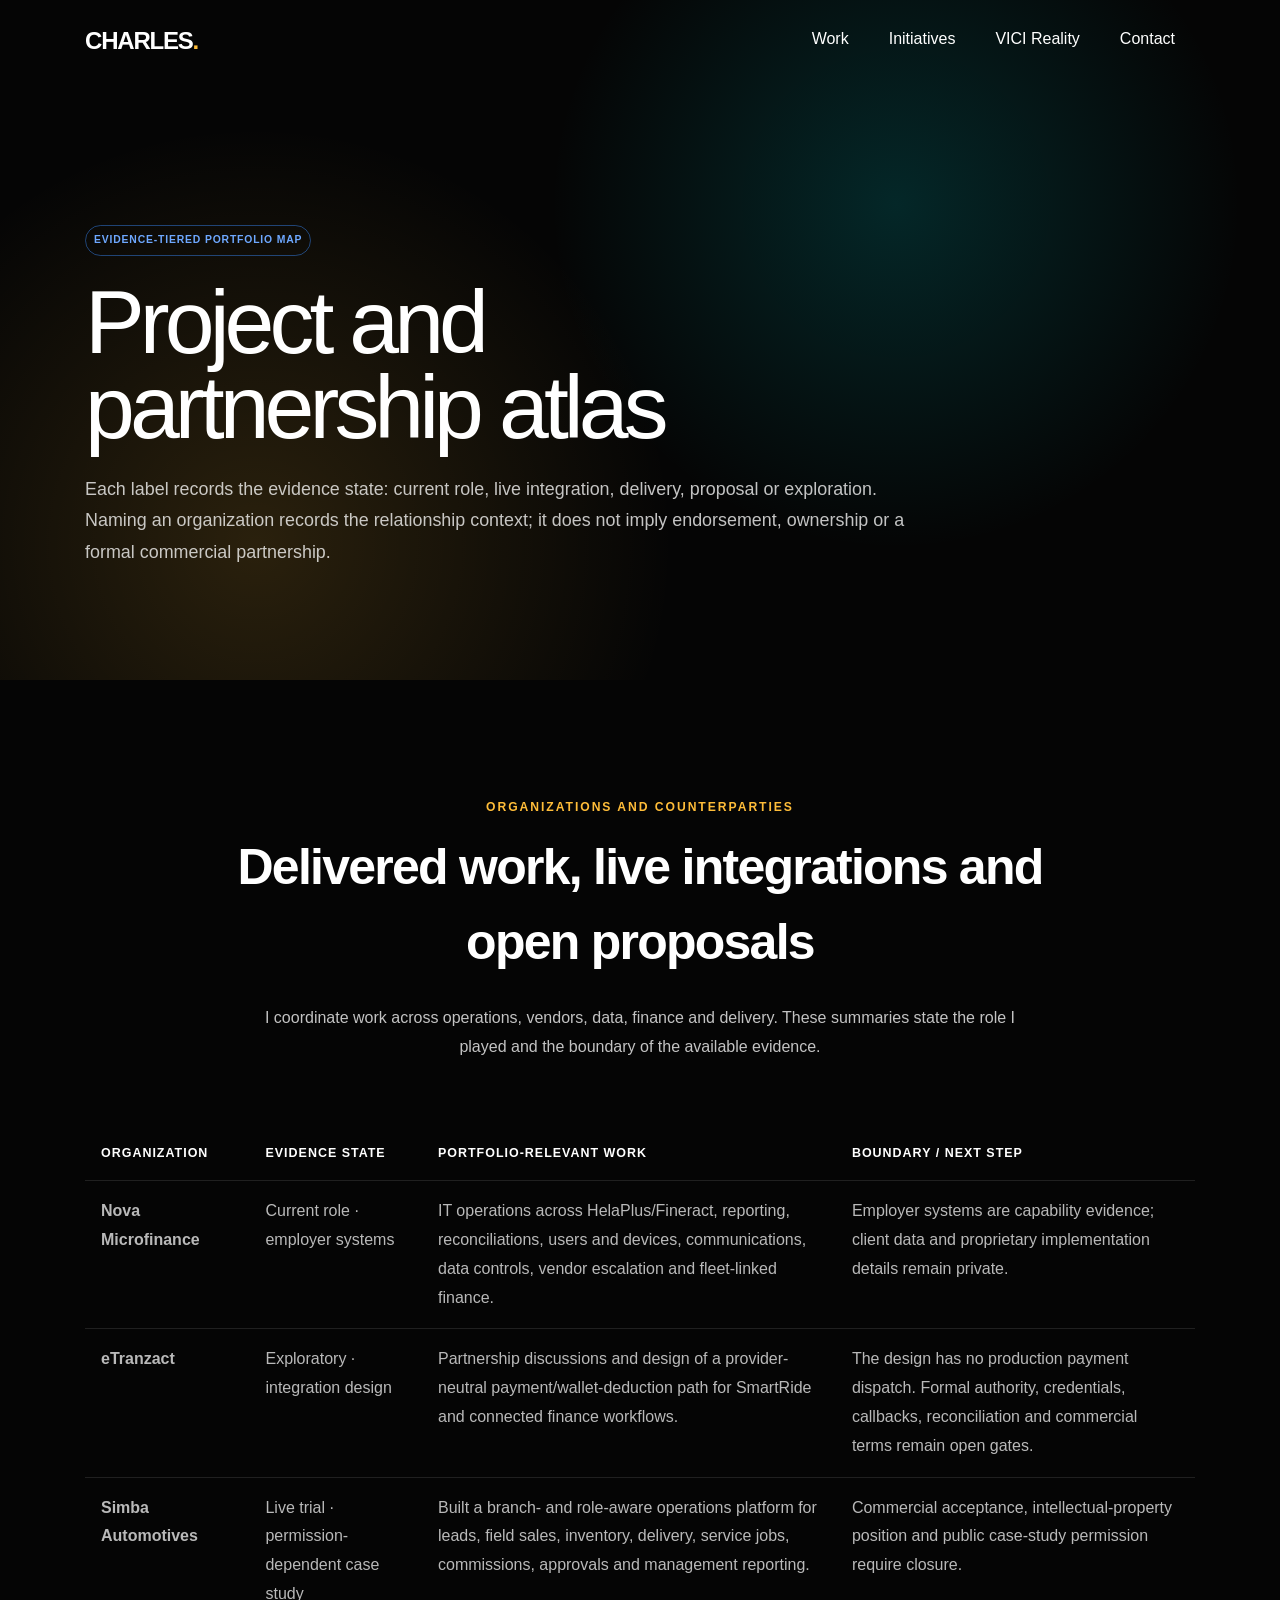
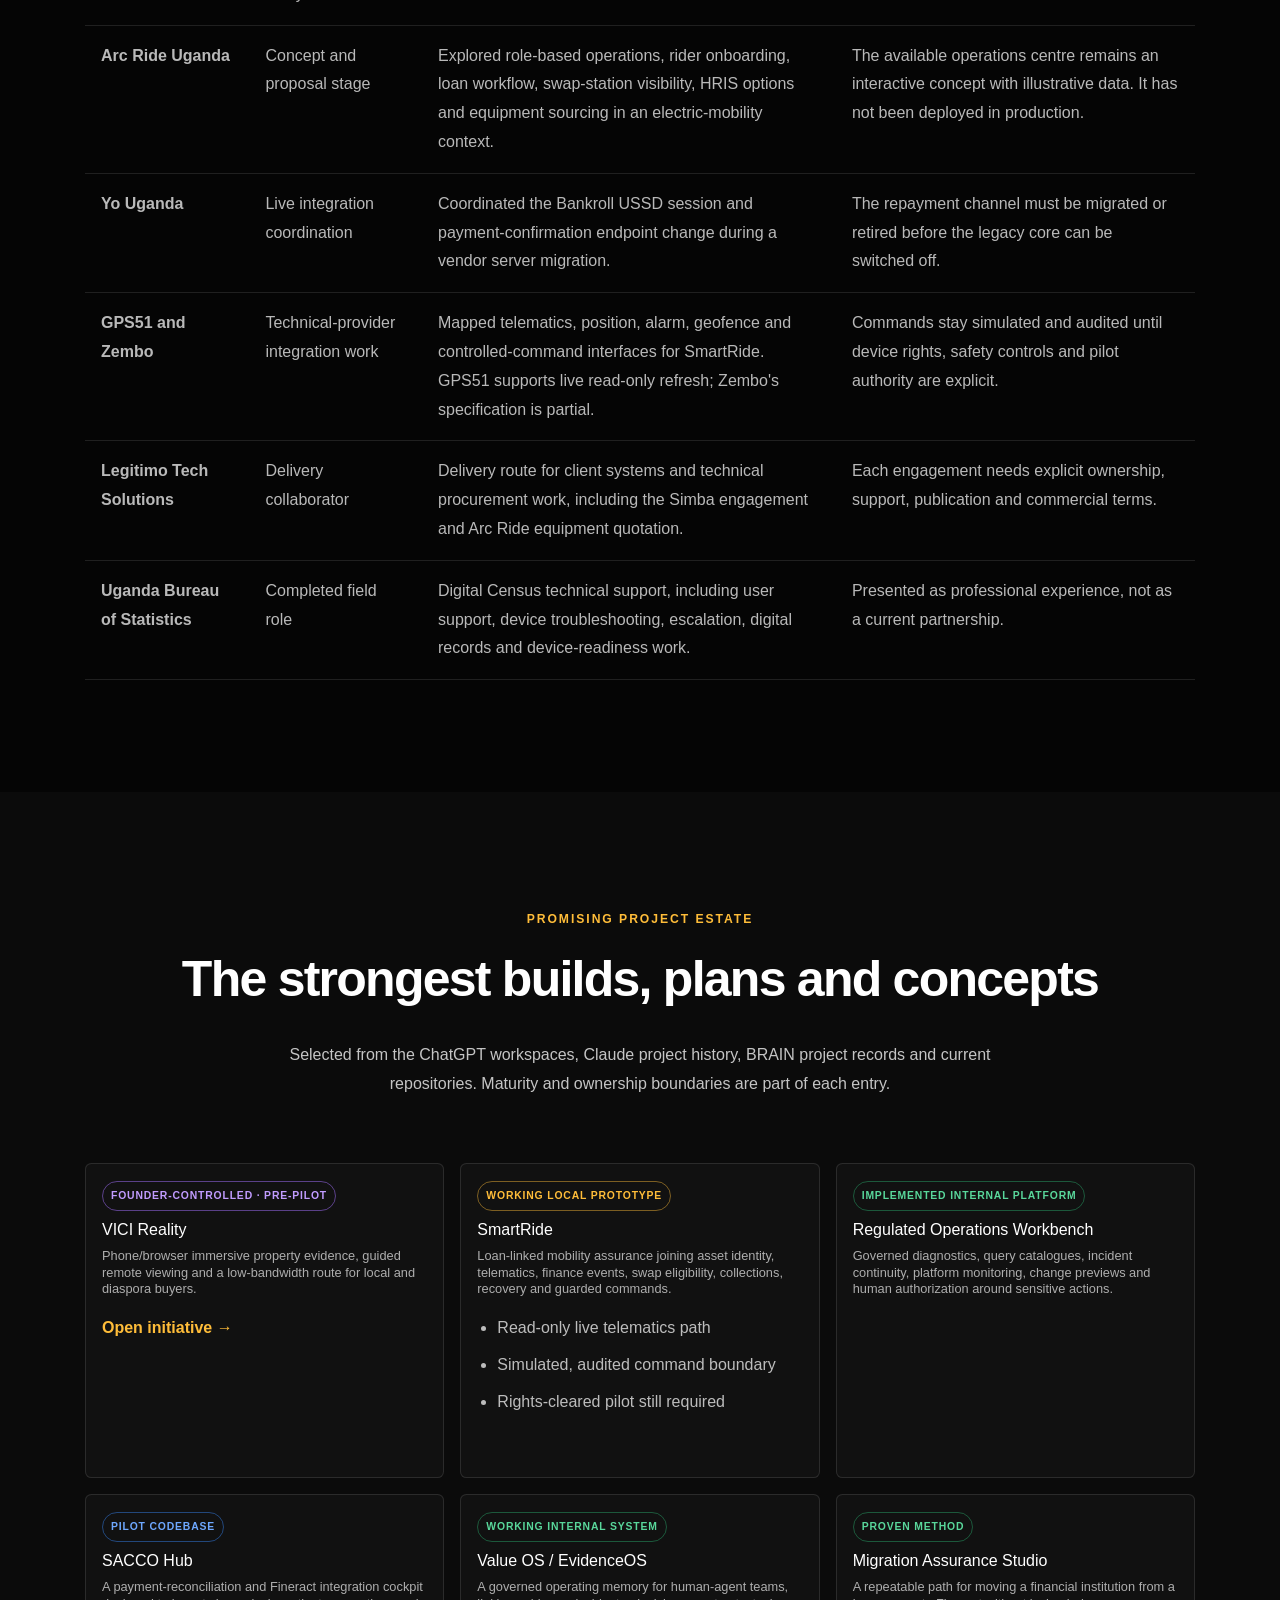
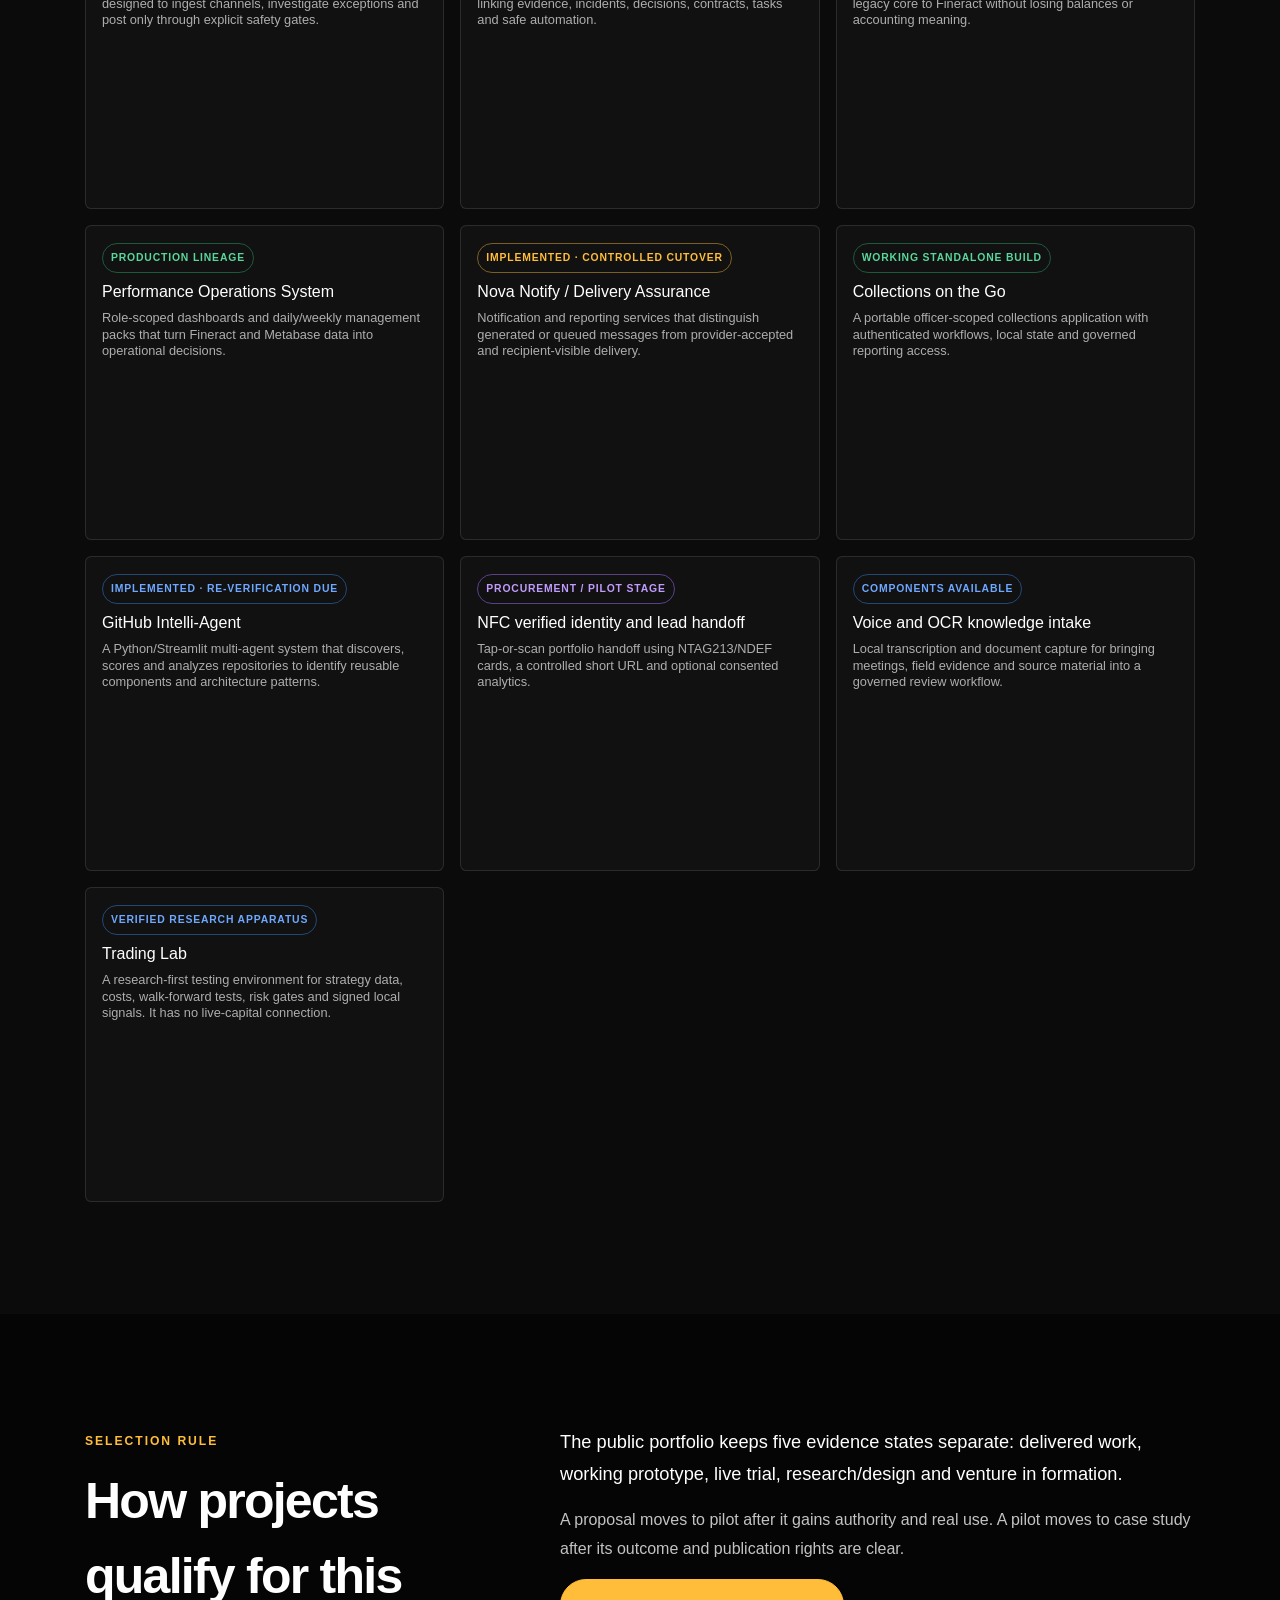
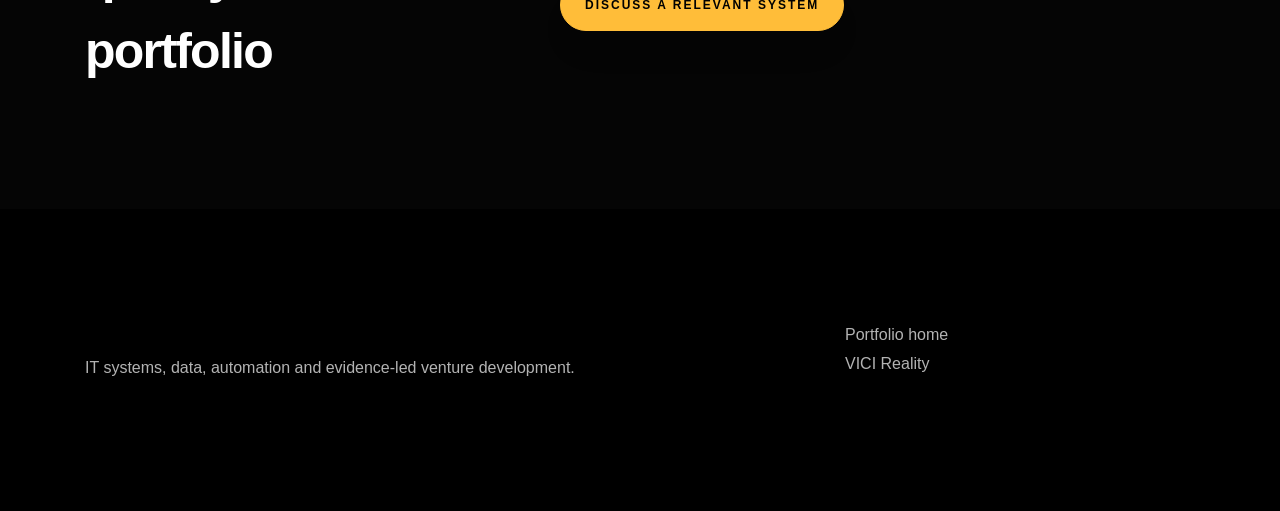
<file: ecosystem.html>
<!DOCTYPE html>
<html lang="en">
  <head>
    <title>Project and Partnership Atlas | Charles Oriokot</title>
    <meta charset="utf-8">
    <meta name="viewport" content="width=device-width, initial-scale=1, shrink-to-fit=no">
    <meta name="description" content="An evidence-tiered atlas of Charles Oriokot's employer systems, client work, integration counterparts, prototypes and promising initiatives.">
    <meta name="author" content="Oriokot Charles Ediu">
    <meta name="robots" content="noindex, nofollow">
    <meta name="theme-color" content="#050505">
    <link rel="icon" href="images/charles-portrait.jpg" type="image/jpeg">
    <link href="https://fonts.googleapis.com/css?family=Poppins:100,200,300,400,500,600,700,800,900" rel="stylesheet">
    <link rel="stylesheet" href="css/open-iconic-bootstrap.min.css"><link rel="stylesheet" href="css/animate.css"><link rel="stylesheet" href="css/owl.carousel.min.css"><link rel="stylesheet" href="css/owl.theme.default.min.css"><link rel="stylesheet" href="css/magnific-popup.css"><link rel="stylesheet" href="css/aos.css"><link rel="stylesheet" href="css/ionicons.min.css"><link rel="stylesheet" href="css/flaticon.css"><link rel="stylesheet" href="css/icomoon.css"><link rel="stylesheet" href="css/style.css"><link rel="stylesheet" href="css/custom.css?v=20260907">
  </head>
  <body>
    <a class="skip-link" href="#main-content">Skip to content</a>
    <nav class="navbar navbar-expand-lg navbar-dark ftco_navbar ftco-navbar-light" id="ftco-navbar" aria-label="Primary navigation"><div class="container"><a class="navbar-brand" href="index.html" aria-label="Charles Oriokot, home">Charles<span>.</span></a><button class="navbar-toggler js-fh5co-nav-toggle fh5co-nav-toggle" type="button" data-toggle="collapse" data-target="#ftco-nav" aria-controls="ftco-nav" aria-expanded="false" aria-label="Toggle navigation"><span class="oi oi-menu"></span> Menu</button><div class="collapse navbar-collapse" id="ftco-nav"><ul class="navbar-nav nav ml-auto"><li class="nav-item"><a href="index.html#portfolio-section" class="nav-link"><span>Work</span></a></li><li class="nav-item"><a href="index.html#initiatives-section" class="nav-link"><span>Initiatives</span></a></li><li class="nav-item"><a href="vici-reality.html" class="nav-link"><span>VICI Reality</span></a></li><li class="nav-item"><a href="index.html#contact-section" class="nav-link"><span>Contact</span></a></li></ul></div></div></nav>

    <main id="main-content">
      <section class="venture-hero" aria-labelledby="atlas-title"><div class="container"><span class="evidence-label evidence-label--explore">Evidence-tiered portfolio map</span><h1 id="atlas-title" class="mt-4 mb-4">Project and partnership atlas</h1><p>Each label records the evidence state: current role, live integration, delivery, proposal or exploration. Naming an organization records the relationship context; it does not imply endorsement, ownership or a formal commercial partnership.</p></div></section>

      <section class="ftco-section" aria-labelledby="relationships-title">
        <div class="container">
          <div class="row justify-content-center pb-5"><div class="col-md-10 heading-section text-center"><span class="eyebrow">Organizations and counterparties</span><h2 id="relationships-title" class="mb-4">Delivered work, live integrations and open proposals</h2><p>I coordinate work across operations, vendors, data, finance and delivery. These summaries state the role I played and the boundary of the available evidence.</p></div></div>
          <div class="table-responsive"><table class="evidence-table"><thead><tr><th>Organization</th><th>Evidence state</th><th>Portfolio-relevant work</th><th>Boundary / next step</th></tr></thead><tbody>
            <tr><td><strong>Nova Microfinance</strong></td><td>Current role &middot; employer systems</td><td>IT operations across HelaPlus/Fineract, reporting, reconciliations, users and devices, communications, data controls, vendor escalation and fleet-linked finance.</td><td>Employer systems are capability evidence; client data and proprietary implementation details remain private.</td></tr>
            <tr><td><strong>eTranzact</strong></td><td>Exploratory &middot; integration design</td><td>Partnership discussions and design of a provider-neutral payment/wallet-deduction path for SmartRide and connected finance workflows.</td><td>The design has no production payment dispatch. Formal authority, credentials, callbacks, reconciliation and commercial terms remain open gates.</td></tr>
            <tr><td><strong>Simba Automotives</strong></td><td>Live trial &middot; permission-dependent case study</td><td>Built a branch- and role-aware operations platform for leads, field sales, inventory, delivery, service jobs, commissions, approvals and management reporting.</td><td>Commercial acceptance, intellectual-property position and public case-study permission require closure.</td></tr>
            <tr><td><strong>Arc Ride Uganda</strong></td><td>Concept and proposal stage</td><td>Explored role-based operations, rider onboarding, loan workflow, swap-station visibility, HRIS options and equipment sourcing in an electric-mobility context.</td><td>The available operations centre remains an interactive concept with illustrative data. It has not been deployed in production.</td></tr>
            <tr><td><strong>Yo Uganda</strong></td><td>Live integration coordination</td><td>Coordinated the Bankroll USSD session and payment-confirmation endpoint change during a vendor server migration.</td><td>The repayment channel must be migrated or retired before the legacy core can be switched off.</td></tr>
            <tr><td><strong>GPS51 and Zembo</strong></td><td>Technical-provider integration work</td><td>Mapped telematics, position, alarm, geofence and controlled-command interfaces for SmartRide. GPS51 supports live read-only refresh; Zembo's specification is partial.</td><td>Commands stay simulated and audited until device rights, safety controls and pilot authority are explicit.</td></tr>
            <tr><td><strong>Legitimo Tech Solutions</strong></td><td>Delivery collaborator</td><td>Delivery route for client systems and technical procurement work, including the Simba engagement and Arc Ride equipment quotation.</td><td>Each engagement needs explicit ownership, support, publication and commercial terms.</td></tr>
            <tr><td><strong>Uganda Bureau of Statistics</strong></td><td>Completed field role</td><td>Digital Census technical support, including user support, device troubleshooting, escalation, digital records and device-readiness work.</td><td>Presented as professional experience, not as a current partnership.</td></tr>
          </tbody></table></div>
        </div>
      </section>

      <section class="ftco-section section-muted" aria-labelledby="projects-title">
        <div class="container">
          <div class="row justify-content-center pb-5"><div class="col-md-10 heading-section text-center"><span class="eyebrow">Promising project estate</span><h2 id="projects-title" class="mb-4">The strongest builds, plans and concepts</h2><p>Selected from the ChatGPT workspaces, Claude project history, BRAIN project records and current repositories. Maturity and ownership boundaries are part of each entry.</p></div></div>
          <div class="atlas-grid">
            <article class="atlas-card"><span class="evidence-label evidence-label--concept">Founder-controlled &middot; pre-pilot</span><h3>VICI Reality</h3><p>Phone/browser immersive property evidence, guided remote viewing and a low-bandwidth route for local and diaspora buyers.</p><a class="text-link" href="vici-reality.html">Open initiative &rarr;</a></article>
            <article class="atlas-card"><span class="evidence-label evidence-label--trial">Working local prototype</span><h3>SmartRide</h3><p>Loan-linked mobility assurance joining asset identity, telematics, finance events, swap eligibility, collections, recovery and guarded commands.</p><ul><li>Read-only live telematics path</li><li>Simulated, audited command boundary</li><li>Rights-cleared pilot still required</li></ul></article>
            <article class="atlas-card"><span class="evidence-label evidence-label--live">Implemented internal platform</span><h3>Regulated Operations Workbench</h3><p>Governed diagnostics, query catalogues, incident continuity, platform monitoring, change previews and human authorization around sensitive actions.</p></article>
            <article class="atlas-card"><span class="evidence-label evidence-label--explore">Pilot codebase</span><h3>SACCO Hub</h3><p>A payment-reconciliation and Fineract integration cockpit designed to ingest channels, investigate exceptions and post only through explicit safety gates.</p></article>
            <article class="atlas-card"><span class="evidence-label evidence-label--live">Working internal system</span><h3>Value OS / EvidenceOS</h3><p>A governed operating memory for human-agent teams, linking evidence, incidents, decisions, contracts, tasks and safe automation.</p></article>
            <article class="atlas-card"><span class="evidence-label evidence-label--live">Proven method</span><h3>Migration Assurance Studio</h3><p>A repeatable path for moving a financial institution from a legacy core to Fineract without losing balances or accounting meaning.</p></article>
            <article class="atlas-card"><span class="evidence-label evidence-label--live">Production lineage</span><h3>Performance Operations System</h3><p>Role-scoped dashboards and daily/weekly management packs that turn Fineract and Metabase data into operational decisions.</p></article>
            <article class="atlas-card"><span class="evidence-label evidence-label--trial">Implemented &middot; controlled cutover</span><h3>Nova Notify / Delivery Assurance</h3><p>Notification and reporting services that distinguish generated or queued messages from provider-accepted and recipient-visible delivery.</p></article>
            <article class="atlas-card"><span class="evidence-label evidence-label--live">Working standalone build</span><h3>Collections on the Go</h3><p>A portable officer-scoped collections application with authenticated workflows, local state and governed reporting access.</p></article>
            <article class="atlas-card"><span class="evidence-label evidence-label--explore">Implemented &middot; re-verification due</span><h3>GitHub Intelli-Agent</h3><p>A Python/Streamlit multi-agent system that discovers, scores and analyzes repositories to identify reusable components and architecture patterns.</p></article>
            <article class="atlas-card"><span class="evidence-label evidence-label--concept">Procurement / pilot stage</span><h3>NFC verified identity and lead handoff</h3><p>Tap-or-scan portfolio handoff using NTAG213/NDEF cards, a controlled short URL and optional consented analytics.</p></article>
            <article class="atlas-card"><span class="evidence-label evidence-label--explore">Components available</span><h3>Voice and OCR knowledge intake</h3><p>Local transcription and document capture for bringing meetings, field evidence and source material into a governed review workflow.</p></article>
            <article class="atlas-card"><span class="evidence-label evidence-label--explore">Verified research apparatus</span><h3>Trading Lab</h3><p>A research-first testing environment for strategy data, costs, walk-forward tests, risk gates and signed local signals. It has no live-capital connection.</p></article>
          </div>
        </div>
      </section>

      <section class="ftco-section" aria-labelledby="selection-title"><div class="container"><div class="row"><div class="col-lg-5 heading-section"><span class="eyebrow">Selection rule</span><h2 id="selection-title">How projects qualify for this portfolio</h2></div><div class="col-lg-7"><p class="lead-para">The public portfolio keeps five evidence states separate: delivered work, working prototype, live trial, research/design and venture in formation.</p><p>A proposal moves to pilot after it gains authority and real use. A pilot moves to case study after its outcome and publication rights are clear.</p><p><a class="btn btn-primary py-3 px-4" href="index.html#contact-section">Discuss a relevant system</a></p></div></div></div></section>
    </main>

    <footer class="ftco-footer ftco-section"><div class="container"><div class="row"><div class="col-md-8"><h2 class="ftco-heading-2">Charles Oriokot</h2><p>IT systems, data, automation and evidence-led venture development.</p></div><div class="col-md-4"><p><a href="index.html">Portfolio home</a><br><a href="vici-reality.html">VICI Reality</a></p></div></div></div></footer>
    <div id="ftco-loader" class="show fullscreen"><svg class="circular" width="48px" height="48px"><circle class="path-bg" cx="24" cy="24" r="22" fill="none" stroke-width="4" stroke="#eeeeee"/><circle class="path" cx="24" cy="24" r="22" fill="none" stroke-width="4" stroke-miterlimit="10" stroke="#F96D00"/></svg></div>
    <script src="js/jquery.min.js"></script><script src="js/jquery-migrate-3.0.1.min.js"></script><script src="js/popper.min.js"></script><script src="js/bootstrap.min.js"></script><script src="js/jquery.easing.1.3.js"></script><script src="js/jquery.waypoints.min.js"></script><script src="js/jquery.stellar.min.js"></script><script src="js/owl.carousel.min.js"></script><script src="js/jquery.magnific-popup.min.js"></script><script src="js/aos.js"></script><script src="js/jquery.animateNumber.min.js"></script><script src="js/scrollax.min.js"></script><script src="js/main.js"></script><script src="js/portfolio.js"></script>
  </body>
</html>
</file>
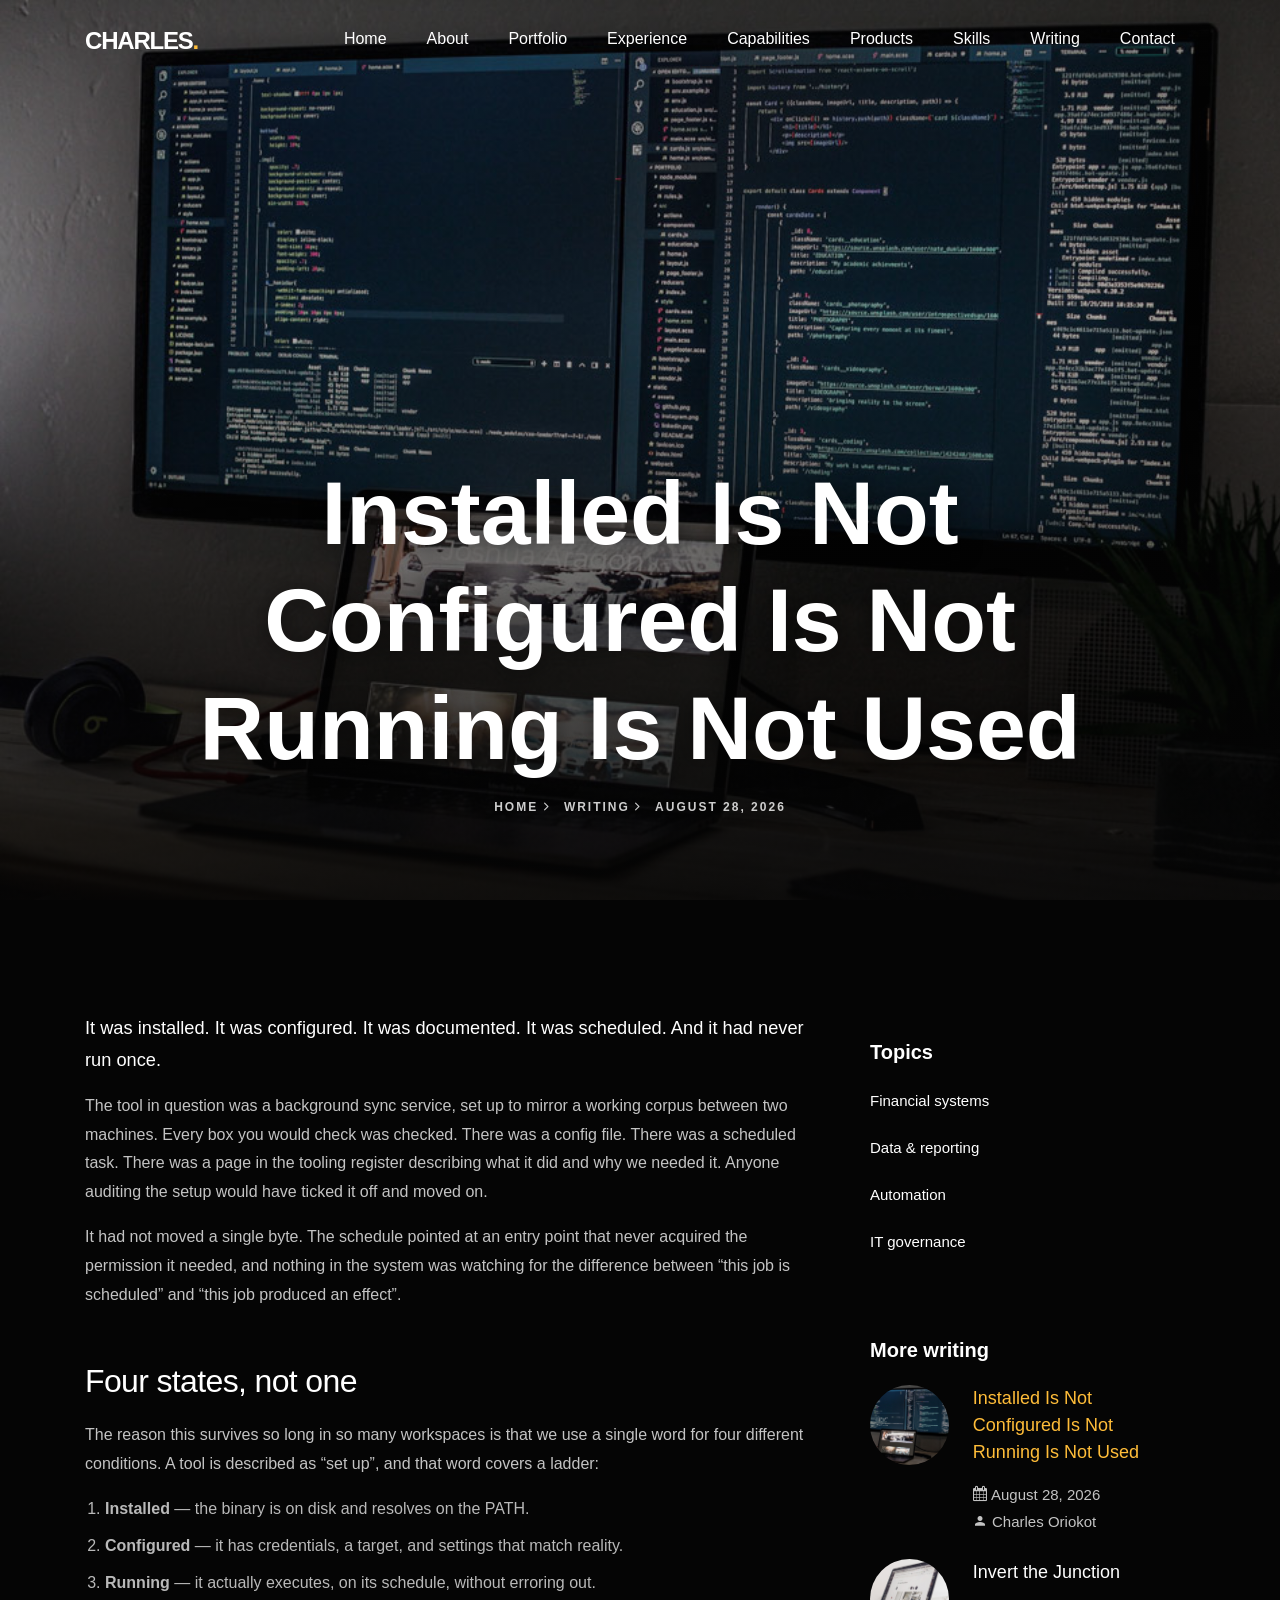
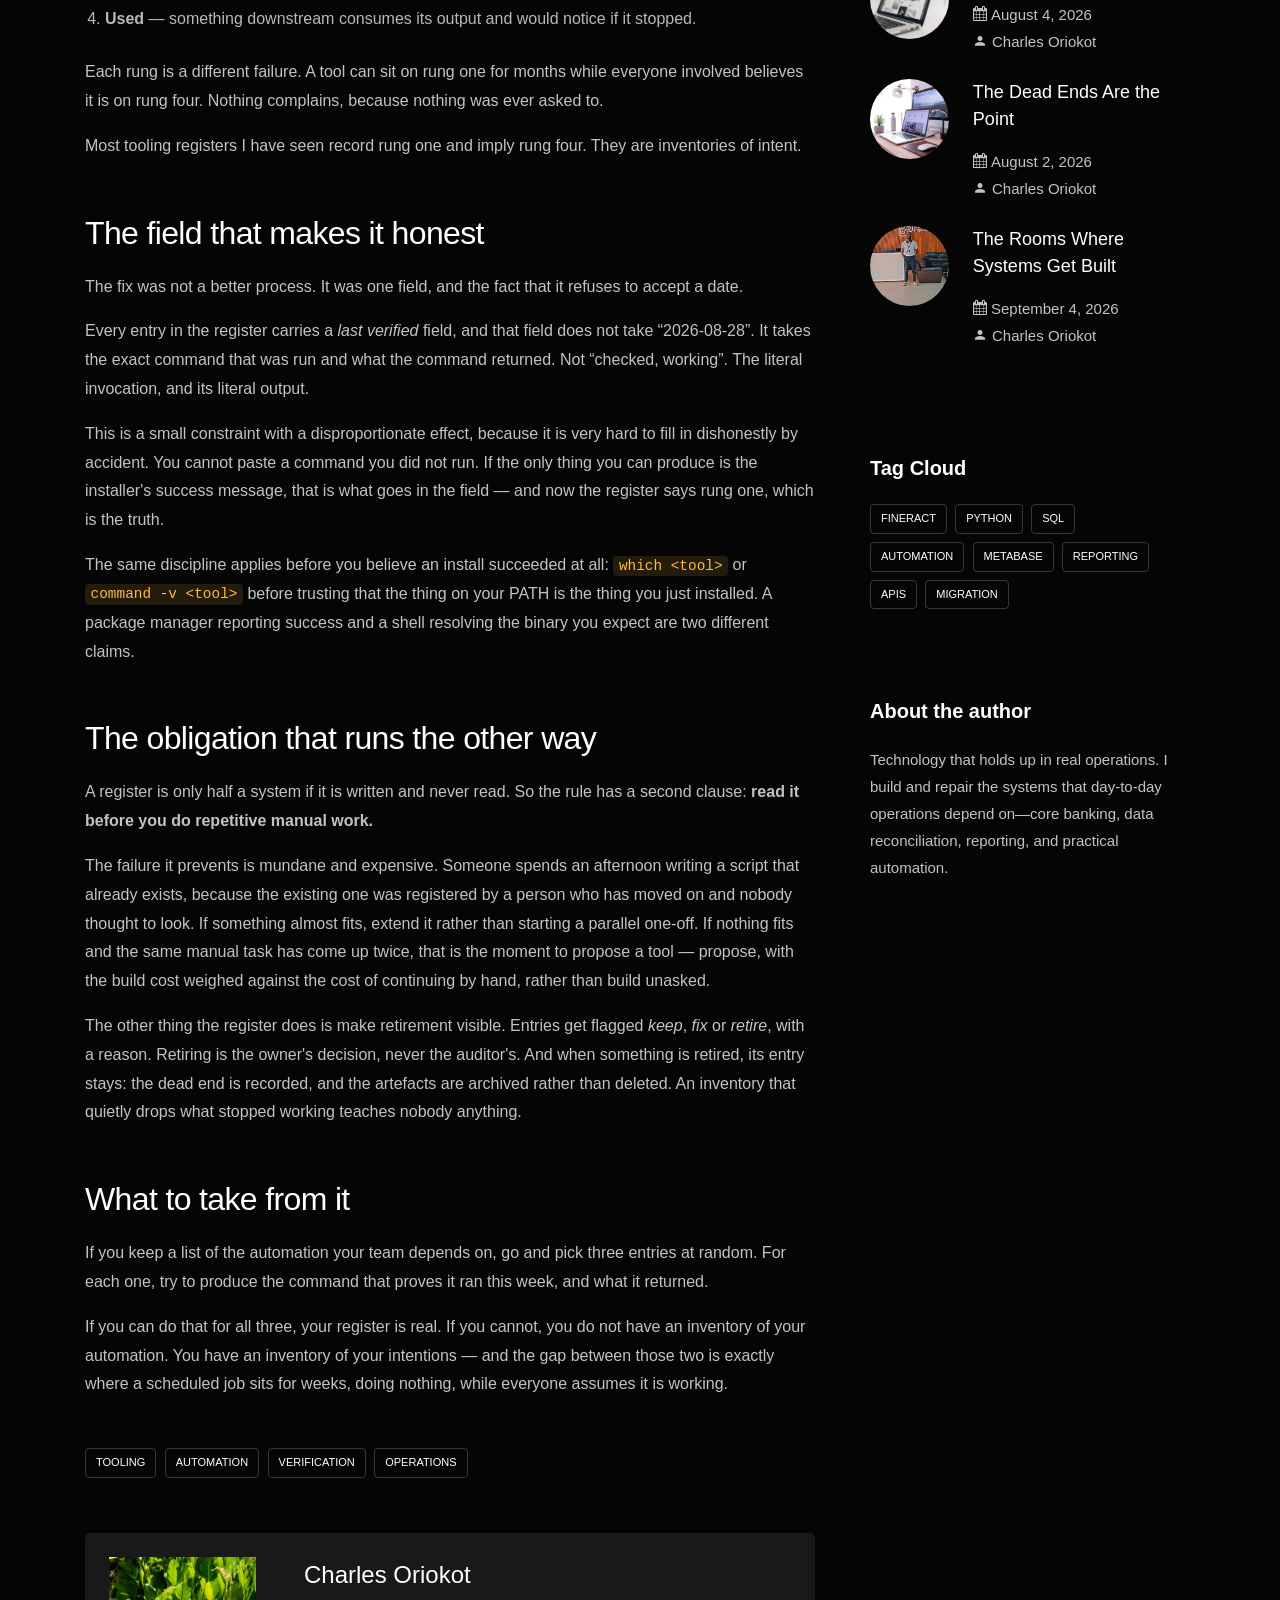
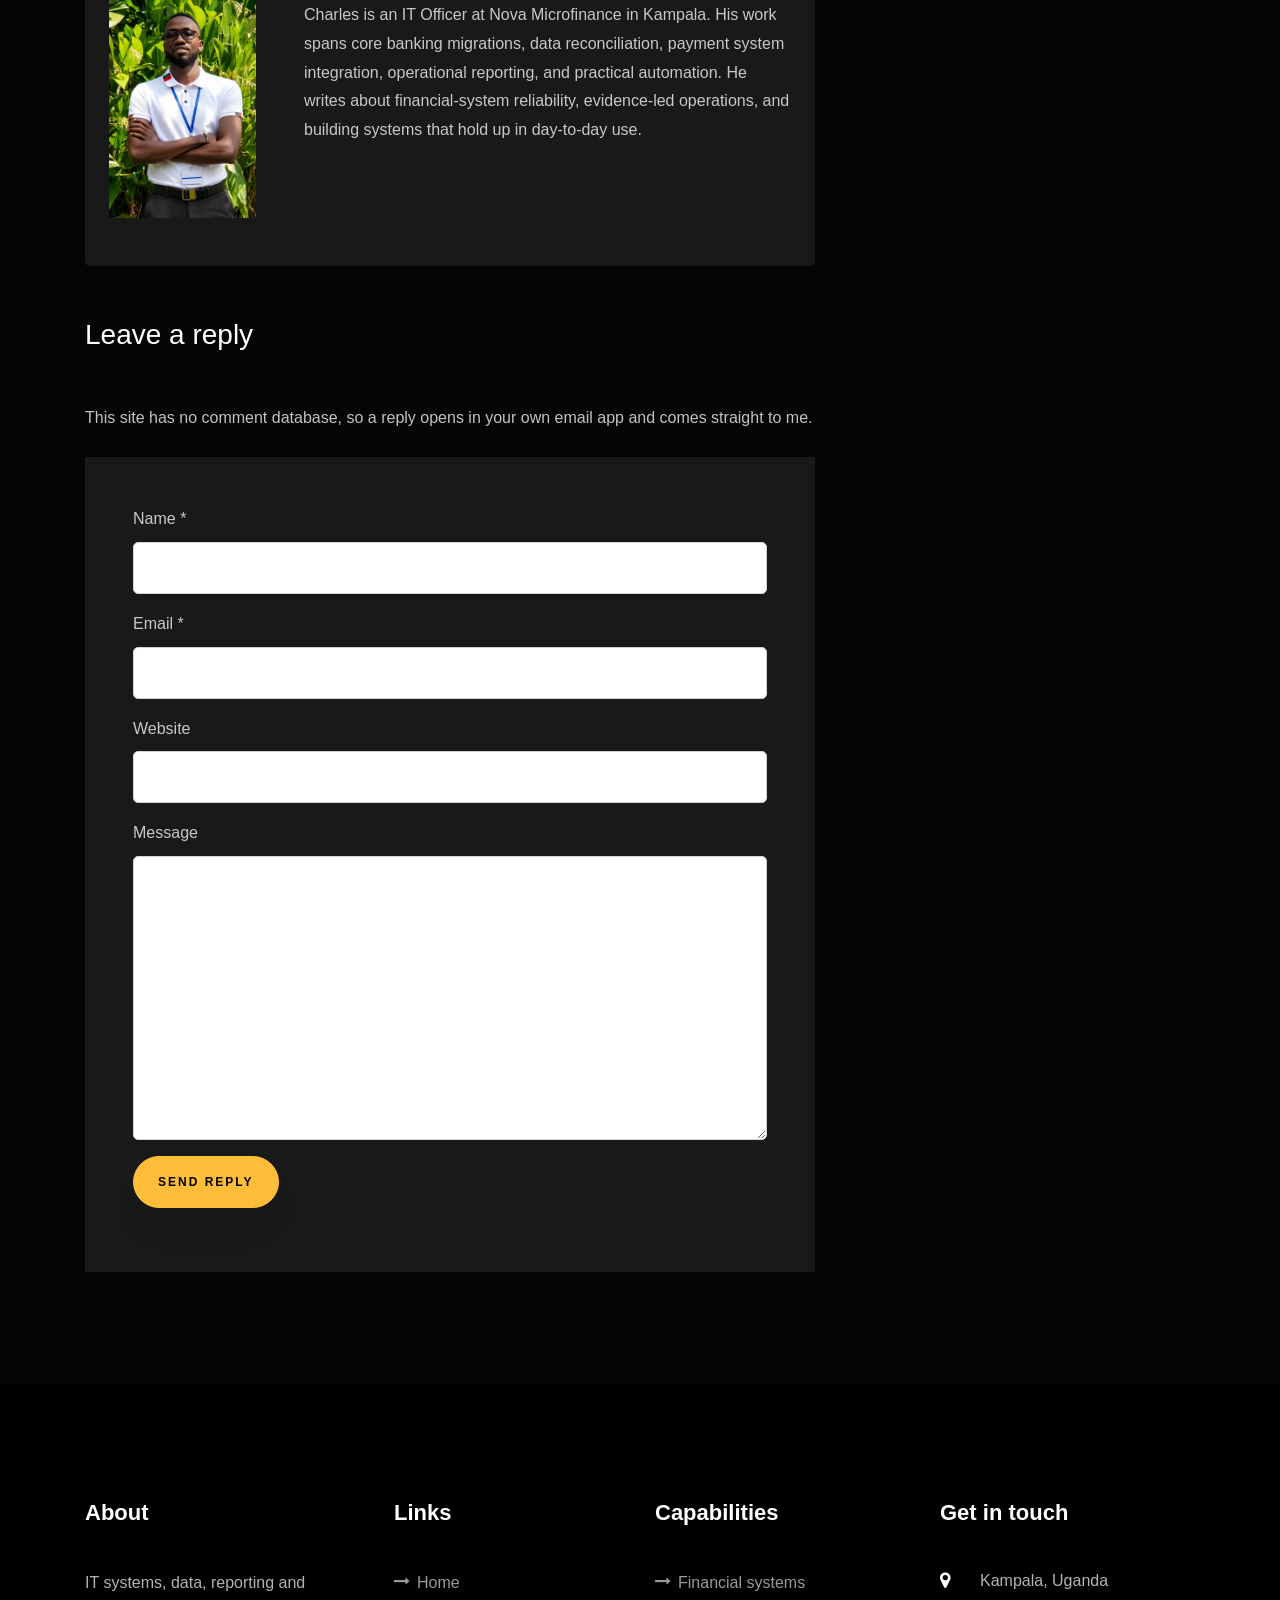
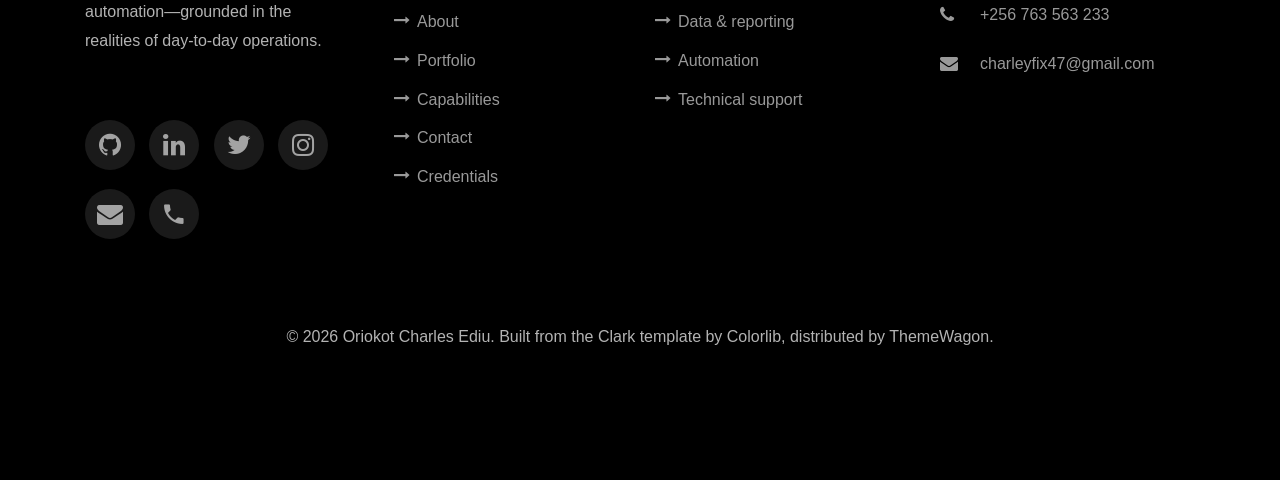
<file: installed-is-not-running.html>
<!DOCTYPE html>
<html lang="en">
  <head>
    <title>Installed Is Not Configured Is Not Running Is Not Used | Charles Oriokot</title>
    <meta charset="utf-8">
    <meta name="viewport" content="width=device-width, initial-scale=1, shrink-to-fit=no">
    <meta name="description" content="A background sync service was installed, configured, documented and scheduled — and had never run once. The four-state ladder for tooling registers, and the verification field that makes one honest.">
    <meta name="author" content="Oriokot Charles Ediu">
    <meta name="robots" content="noindex, nofollow">
    <meta name="theme-color" content="#050505">

    <link rel="icon" href="images/charles-portrait.jpg" type="image/jpeg">

    <link href="https://fonts.googleapis.com/css?family=Poppins:100,200,300,400,500,600,700,800,900" rel="stylesheet">

    <link rel="stylesheet" href="css/open-iconic-bootstrap.min.css">
    <link rel="stylesheet" href="css/animate.css">

    <link rel="stylesheet" href="css/owl.carousel.min.css">
    <link rel="stylesheet" href="css/owl.theme.default.min.css">
    <link rel="stylesheet" href="css/magnific-popup.css">

    <link rel="stylesheet" href="css/aos.css">

    <link rel="stylesheet" href="css/ionicons.min.css">

    <link rel="stylesheet" href="css/flaticon.css">
    <link rel="stylesheet" href="css/icomoon.css">
    <link rel="stylesheet" href="css/style.css">
    <link rel="stylesheet" href="css/custom.css">
  </head>
  <body data-spy="scroll" data-target=".site-navbar-target" data-offset="300">
    <a class="skip-link" href="#main-content">Skip to content</a>

    <nav class="navbar navbar-expand-lg navbar-dark ftco_navbar ftco-navbar-light site-navbar-target" id="ftco-navbar" aria-label="Primary navigation">
      <div class="container">
        <a class="navbar-brand" href="index.html" aria-label="Charles Oriokot, home">Charles<span>.</span></a>
        <button class="navbar-toggler js-fh5co-nav-toggle fh5co-nav-toggle" type="button" data-toggle="collapse" data-target="#ftco-nav" aria-controls="ftco-nav" aria-expanded="false" aria-label="Toggle navigation">
          <span class="oi oi-menu"></span> Menu
        </button>

        <div class="collapse navbar-collapse" id="ftco-nav">
          <ul class="navbar-nav nav ml-auto">
            <li class="nav-item"><a href="index.html#home-section" class="nav-link"><span>Home</span></a></li>
            <li class="nav-item"><a href="index.html#about-section" class="nav-link"><span>About</span></a></li>
            <li class="nav-item"><a href="index.html#portfolio-section" class="nav-link"><span>Portfolio</span></a></li>
            <li class="nav-item"><a href="index.html#resume-section" class="nav-link"><span>Experience</span></a></li>
            <li class="nav-item"><a href="index.html#services-section" class="nav-link"><span>Capabilities</span></a></li>
            <li class="nav-item"><a href="products.html" class="nav-link"><span>Products</span></a></li>
            <li class="nav-item"><a href="index.html#skills-section" class="nav-link"><span>Skills</span></a></li>
            <li class="nav-item"><a href="index.html#blog-section" class="nav-link"><span>Writing</span></a></li>
            <li class="nav-item"><a href="index.html#contact-section" class="nav-link"><span>Contact</span></a></li>
          </ul>
        </div>
      </div>
    </nav>
    <main id="main-content">
	  <section class="hero-wrap js-fullheight" style="background-image: url('images/image_1.jpg');" data-stellar-background-ratio="0.5">
      <div class="overlay"></div>
      <div class="container">
        <div class="row no-gutters slider-text js-fullheight align-items-end justify-content-center">
          <div class="col-md-12 ftco-animate pb-5 mb-3 text-center">
            <h1 class="mb-3 bread">Installed Is Not Configured Is Not Running Is Not Used</h1>
            <p class="breadcrumbs"><span class="mr-2"><a href="index.html">Home <i class="ion-ios-arrow-forward"></i></a></span> <span class="mr-2"><a href="index.html#blog-section">Writing <i class="ion-ios-arrow-forward"></i></a></span> <span>August 28, 2026</span></p>
          </div>
        </div>
      </div>
    </section>

    <section class="ftco-section">
      <div class="container">
        <div class="row">
          <div class="col-lg-8 ftco-animate">
            <article>
            <p class="lead-para">It was installed. It was configured. It was documented. It was scheduled. And it had never run once.</p>
            <p>The tool in question was a background sync service, set up to mirror a working corpus between two machines. Every box you would check was checked. There was a config file. There was a scheduled task. There was a page in the tooling register describing what it did and why we needed it. Anyone auditing the setup would have ticked it off and moved on.</p>
            <p>It had not moved a single byte. The schedule pointed at an entry point that never acquired the permission it needed, and nothing in the system was watching for the difference between &ldquo;this job is scheduled&rdquo; and &ldquo;this job produced an effect&rdquo;.</p>

            <h2 class="mb-3 mt-5">Four states, not one</h2>
            <p>The reason this survives so long in so many workspaces is that we use a single word for four different conditions. A tool is described as &ldquo;set up&rdquo;, and that word covers a ladder:</p>
            <ol>
              <li><strong>Installed</strong> &mdash; the binary is on disk and resolves on the PATH.</li>
              <li><strong>Configured</strong> &mdash; it has credentials, a target, and settings that match reality.</li>
              <li><strong>Running</strong> &mdash; it actually executes, on its schedule, without erroring out.</li>
              <li><strong>Used</strong> &mdash; something downstream consumes its output and would notice if it stopped.</li>
            </ol>
            <p>Each rung is a different failure. A tool can sit on rung one for months while everyone involved believes it is on rung four. Nothing complains, because nothing was ever asked to.</p>
            <p>Most tooling registers I have seen record rung one and imply rung four. They are inventories of intent.</p>

            <h2 class="mb-3 mt-5">The field that makes it honest</h2>
            <p>The fix was not a better process. It was one field, and the fact that it refuses to accept a date.</p>
            <p>Every entry in the register carries a <em>last verified</em> field, and that field does not take &ldquo;2026-08-28&rdquo;. It takes the exact command that was run and what the command returned. Not &ldquo;checked, working&rdquo;. The literal invocation, and its literal output.</p>
            <p>This is a small constraint with a disproportionate effect, because it is very hard to fill in dishonestly by accident. You cannot paste a command you did not run. If the only thing you can produce is the installer's success message, that is what goes in the field &mdash; and now the register says rung one, which is the truth.</p>
            <p>The same discipline applies before you believe an install succeeded at all: <code>which &lt;tool&gt;</code> or <code>command -v &lt;tool&gt;</code> before trusting that the thing on your PATH is the thing you just installed. A package manager reporting success and a shell resolving the binary you expect are two different claims.</p>

            <h2 class="mb-3 mt-5">The obligation that runs the other way</h2>
            <p>A register is only half a system if it is written and never read. So the rule has a second clause: <strong>read it before you do repetitive manual work.</strong></p>
            <p>The failure it prevents is mundane and expensive. Someone spends an afternoon writing a script that already exists, because the existing one was registered by a person who has moved on and nobody thought to look. If something almost fits, extend it rather than starting a parallel one-off. If nothing fits and the same manual task has come up twice, that is the moment to propose a tool &mdash; propose, with the build cost weighed against the cost of continuing by hand, rather than build unasked.</p>
            <p>The other thing the register does is make retirement visible. Entries get flagged <em>keep</em>, <em>fix</em> or <em>retire</em>, with a reason. Retiring is the owner's decision, never the auditor's. And when something is retired, its entry stays: the dead end is recorded, and the artefacts are archived rather than deleted. An inventory that quietly drops what stopped working teaches nobody anything.</p>

            <h2 class="mb-3 mt-5">What to take from it</h2>
            <p>If you keep a list of the automation your team depends on, go and pick three entries at random. For each one, try to produce the command that proves it ran this week, and what it returned.</p>
            <p>If you can do that for all three, your register is real. If you cannot, you do not have an inventory of your automation. You have an inventory of your intentions &mdash; and the gap between those two is exactly where a scheduled job sits for weeks, doing nothing, while everyone assumes it is working.</p>
            </article>
            <div class="tag-widget post-tag-container mb-5 mt-5">
              <div class="tagcloud">
                <a href="index.html#blog-section" class="tag-cloud-link">Tooling</a>
                <a href="index.html#blog-section" class="tag-cloud-link">Automation</a>
                <a href="index.html#blog-section" class="tag-cloud-link">Verification</a>
                <a href="index.html#blog-section" class="tag-cloud-link">Operations</a>
              </div>
            </div>

            <div class="about-author d-flex p-4 bg-dark">
              <div class="bio mr-5">
                <img src="images/charles-portrait.jpg" alt="Portrait of Charles Oriokot" class="img-fluid mb-4">
              </div>
              <div class="desc">
                <h3>Charles Oriokot</h3>
                <p>Charles is an IT Officer at Nova Microfinance in Kampala. His work spans core banking migrations, data reconciliation, payment system integration, operational reporting, and practical automation. He writes about financial-system reliability, evidence-led operations, and building systems that hold up in day-to-day use.</p>
              </div>
            </div>

            <div class="comment-form-wrap pt-5">
              <h3 class="mb-5">Leave a reply</h3>
              <p class="mb-4">This site has no comment database, so a reply opens in your own email app and comes straight to me.</p>
              <form class="p-5 bg-dark" id="reply-form">
                <div class="form-group">
                  <label for="name">Name *</label>
                  <input type="text" class="form-control" id="name" name="name" required>
                </div>
                <div class="form-group">
                  <label for="email">Email *</label>
                  <input type="email" class="form-control" id="email" name="email" required>
                </div>
                <div class="form-group">
                  <label for="website">Website</label>
                  <input type="url" class="form-control" id="website" name="website">
                </div>
                <div class="form-group">
                  <label for="message">Message</label>
                  <textarea id="message" name="message" cols="30" rows="10" class="form-control" required></textarea>
                </div>
                <div class="form-group">
                  <input type="submit" value="Send reply" class="btn py-3 px-4 btn-primary">
                </div>
              </form>
            </div>

          </div> <!-- .col-md-8 -->
          <div class="col-lg-4 sidebar ftco-animate">
            <div class="sidebar-box ftco-animate">
            	<h3 class="heading-sidebar">Topics</h3>
              <ul class="categories">
                <li><a href="index.html#services-section">Financial systems</a></li>
                <li><a href="index.html#services-section">Data &amp; reporting</a></li>
                <li><a href="index.html#services-section">Automation</a></li>
                <li><a href="index.html#services-section">IT governance</a></li>
              </ul>
            </div>

            <div class="sidebar-box ftco-animate">
              <h3 class="heading-sidebar">More writing</h3>
              <div class="block-21 mb-4 d-flex">
                <a class="blog-img mr-4" href="installed-is-not-running.html" style="background-image: url(images/image_1.jpg);" aria-hidden="true" tabindex="-1"></a>
                <div class="text">
                  <h3 class="heading"><a href="installed-is-not-running.html" aria-current="page">Installed Is Not Configured Is Not Running Is Not Used</a></h3>
                  <div class="meta">
                    <div><span class="icon-calendar"></span> August 28, 2026</div>
                    <div><span class="icon-person"></span> Charles Oriokot</div>
                  </div>
                </div>
              </div>
              <div class="block-21 mb-4 d-flex">
                <a class="blog-img mr-4" href="invert-the-junction.html" style="background-image: url(images/image_2.jpg);" aria-hidden="true" tabindex="-1"></a>
                <div class="text">
                  <h3 class="heading"><a href="invert-the-junction.html">Invert the Junction</a></h3>
                  <div class="meta">
                    <div><span class="icon-calendar"></span> August 4, 2026</div>
                    <div><span class="icon-person"></span> Charles Oriokot</div>
                  </div>
                </div>
              </div>
              <div class="block-21 mb-4 d-flex">
                <a class="blog-img mr-4" href="the-dead-ends-are-the-point.html" style="background-image: url(images/image_3.jpg);" aria-hidden="true" tabindex="-1"></a>
                <div class="text">
                  <h3 class="heading"><a href="the-dead-ends-are-the-point.html">The Dead Ends Are the Point</a></h3>
                  <div class="meta">
                    <div><span class="icon-calendar"></span> August 2, 2026</div>
                    <div><span class="icon-person"></span> Charles Oriokot</div>
                  </div>
                </div>
              </div>
              <div class="block-21 mb-4 d-flex">
                <a class="blog-img mr-4" href="the-rooms-where-systems-get-built.html" style="background-image: url(images/ict-hub-reception.jpg);" aria-hidden="true" tabindex="-1"></a>
                <div class="text">
                  <h3 class="heading"><a href="the-rooms-where-systems-get-built.html">The Rooms Where Systems Get Built</a></h3>
                  <div class="meta">
                    <div><span class="icon-calendar"></span> September 4, 2026</div>
                    <div><span class="icon-person"></span> Charles Oriokot</div>
                  </div>
                </div>
              </div>
            </div>

            <div class="sidebar-box ftco-animate">
              <h3 class="heading-sidebar">Tag Cloud</h3>
              <div class="tagcloud">
                <a href="index.html#skills-section" class="tag-cloud-link">Fineract</a>
                <a href="index.html#skills-section" class="tag-cloud-link">Python</a>
                <a href="index.html#skills-section" class="tag-cloud-link">SQL</a>
                <a href="index.html#services-section" class="tag-cloud-link">Automation</a>
                <a href="index.html#services-section" class="tag-cloud-link">Metabase</a>
                <a href="index.html#services-section" class="tag-cloud-link">Reporting</a>
                <a href="index.html#services-section" class="tag-cloud-link">APIs</a>
                <a href="index.html#portfolio-section" class="tag-cloud-link">Migration</a>
              </div>
            </div>

            <div class="sidebar-box ftco-animate">
              <h3 class="heading-sidebar">About the author</h3>
              <p>Technology that holds up in real operations. I build and repair the systems that day-to-day operations depend on&mdash;core banking, data reconciliation, reporting, and practical automation.</p>
            </div>
          </div>

        </div>
      </div>
    </section> <!-- .section -->
    </main>

    <footer class="ftco-footer ftco-section">
      <div class="container">
        <div class="row mb-5">
          <div class="col-md">
            <div class="ftco-footer-widget mb-4">
              <h2 class="ftco-heading-2">About</h2>
              <p>IT systems, data, reporting and automation—grounded in the realities of day-to-day operations.</p>
              <ul class="ftco-footer-social list-unstyled float-md-left float-lft mt-5">
                  <li class="ftco-animate"><a href="https://github.com/Chrl3y" target="_blank" rel="noopener noreferrer" aria-label="Charles Oriokot on GitHub"><span class="icon-github"></span></a></li>
                  <li class="ftco-animate"><a href="https://www.linkedin.com/in/charles-oriokot-b3a610312" target="_blank" rel="noopener noreferrer" aria-label="Charles Oriokot on LinkedIn"><span class="icon-linkedin"></span></a></li>
                  <li class="ftco-animate"><a href="https://x.com/charley_ediu" target="_blank" rel="noopener noreferrer" aria-label="Charles Oriokot on X (formerly Twitter)"><span class="icon-twitter"></span></a></li>
                  <li class="ftco-animate"><a href="https://www.instagram.com/chuck_eternal" target="_blank" rel="noopener noreferrer" aria-label="Charles Oriokot on Instagram"><span class="icon-instagram"></span></a></li>
                  <li class="ftco-animate"><a href="mailto:charleyfix47@gmail.com" aria-label="Email Charles Oriokot"><span class="icon-envelope"></span></a></li>
                  <li class="ftco-animate"><a href="tel:+256763563233" aria-label="Call Charles Oriokot"><span class="icon-phone2"></span></a></li>
                </ul>
            </div>
          </div>
          <div class="col-md">
            <div class="ftco-footer-widget mb-4 ml-md-4">
              <h2 class="ftco-heading-2">Links</h2>
              <ul class="list-unstyled">
                <li><a href="index.html#home-section"><span class="icon-long-arrow-right mr-2"></span>Home</a></li>
                <li><a href="index.html#about-section"><span class="icon-long-arrow-right mr-2"></span>About</a></li>
                <li><a href="index.html#portfolio-section"><span class="icon-long-arrow-right mr-2"></span>Portfolio</a></li>
                <li><a href="index.html#services-section"><span class="icon-long-arrow-right mr-2"></span>Capabilities</a></li>
                <li><a href="index.html#contact-section"><span class="icon-long-arrow-right mr-2"></span>Contact</a></li>
                <li><a href="index.html#credentials-section"><span class="icon-long-arrow-right mr-2"></span>Credentials</a></li>
              </ul>
            </div>
          </div>
          <div class="col-md">
            <div class="ftco-footer-widget mb-4">
              <h2 class="ftco-heading-2">Capabilities</h2>
              <ul class="list-unstyled">
                <li><a href="index.html#services-section"><span class="icon-long-arrow-right mr-2"></span>Financial systems</a></li>
                <li><a href="index.html#services-section"><span class="icon-long-arrow-right mr-2"></span>Data &amp; reporting</a></li>
                <li><a href="index.html#services-section"><span class="icon-long-arrow-right mr-2"></span>Automation</a></li>
                <li><a href="index.html#services-section"><span class="icon-long-arrow-right mr-2"></span>Technical support</a></li>
              </ul>
            </div>
          </div>
          <div class="col-md">
            <div class="ftco-footer-widget mb-4">
              <h2 class="ftco-heading-2">Get in touch</h2>
              <div class="block-23 mb-3">
                <ul>
                  <li><span class="icon icon-map-marker"></span><span class="text">Kampala, Uganda</span></li>
                  <li><a href="tel:+256763563233"><span class="icon icon-phone"></span><span class="text">+256 763 563 233</span></a></li>
                  <li><a href="mailto:charleyfix47@gmail.com"><span class="icon icon-envelope"></span><span class="text">charleyfix47@gmail.com</span></a></li>
                </ul>
              </div>
            </div>
          </div>
        </div>
        <div class="row">
          <div class="col-md-12 text-center">
            <p>&copy; <span id="current-year">2026</span> Oriokot Charles Ediu. Built from the Clark template by Colorlib, distributed by ThemeWagon.</p>
          </div>
        </div>
      </div>
    </footer>

    <div id="ftco-loader" class="show fullscreen" role="status" aria-label="Loading article">
      <svg class="circular" width="48px" height="48px">
        <circle class="path-bg" cx="24" cy="24" r="22" fill="none" stroke-width="4" stroke="#eeeeee"/>
        <circle class="path" cx="24" cy="24" r="22" fill="none" stroke-width="4" stroke-miterlimit="10" stroke="#ffbd39"/>
      </svg>
    </div>

    <script src="js/jquery.min.js"></script>
    <script src="js/jquery-migrate-3.0.1.min.js"></script>
    <script src="js/popper.min.js"></script>
    <script src="js/bootstrap.min.js"></script>
    <script src="js/jquery.easing.1.3.js"></script>
    <script src="js/jquery.waypoints.min.js"></script>
    <script src="js/jquery.stellar.min.js"></script>
    <script src="js/owl.carousel.min.js"></script>
    <script src="js/jquery.magnific-popup.min.js"></script>
    <script src="js/aos.js"></script>
    <script src="js/jquery.animateNumber.min.js"></script>
    <script src="js/scrollax.min.js"></script>
    <script src="js/main.js"></script>
    <script src="js/portfolio.js"></script>
  </body>
</html>
</file>
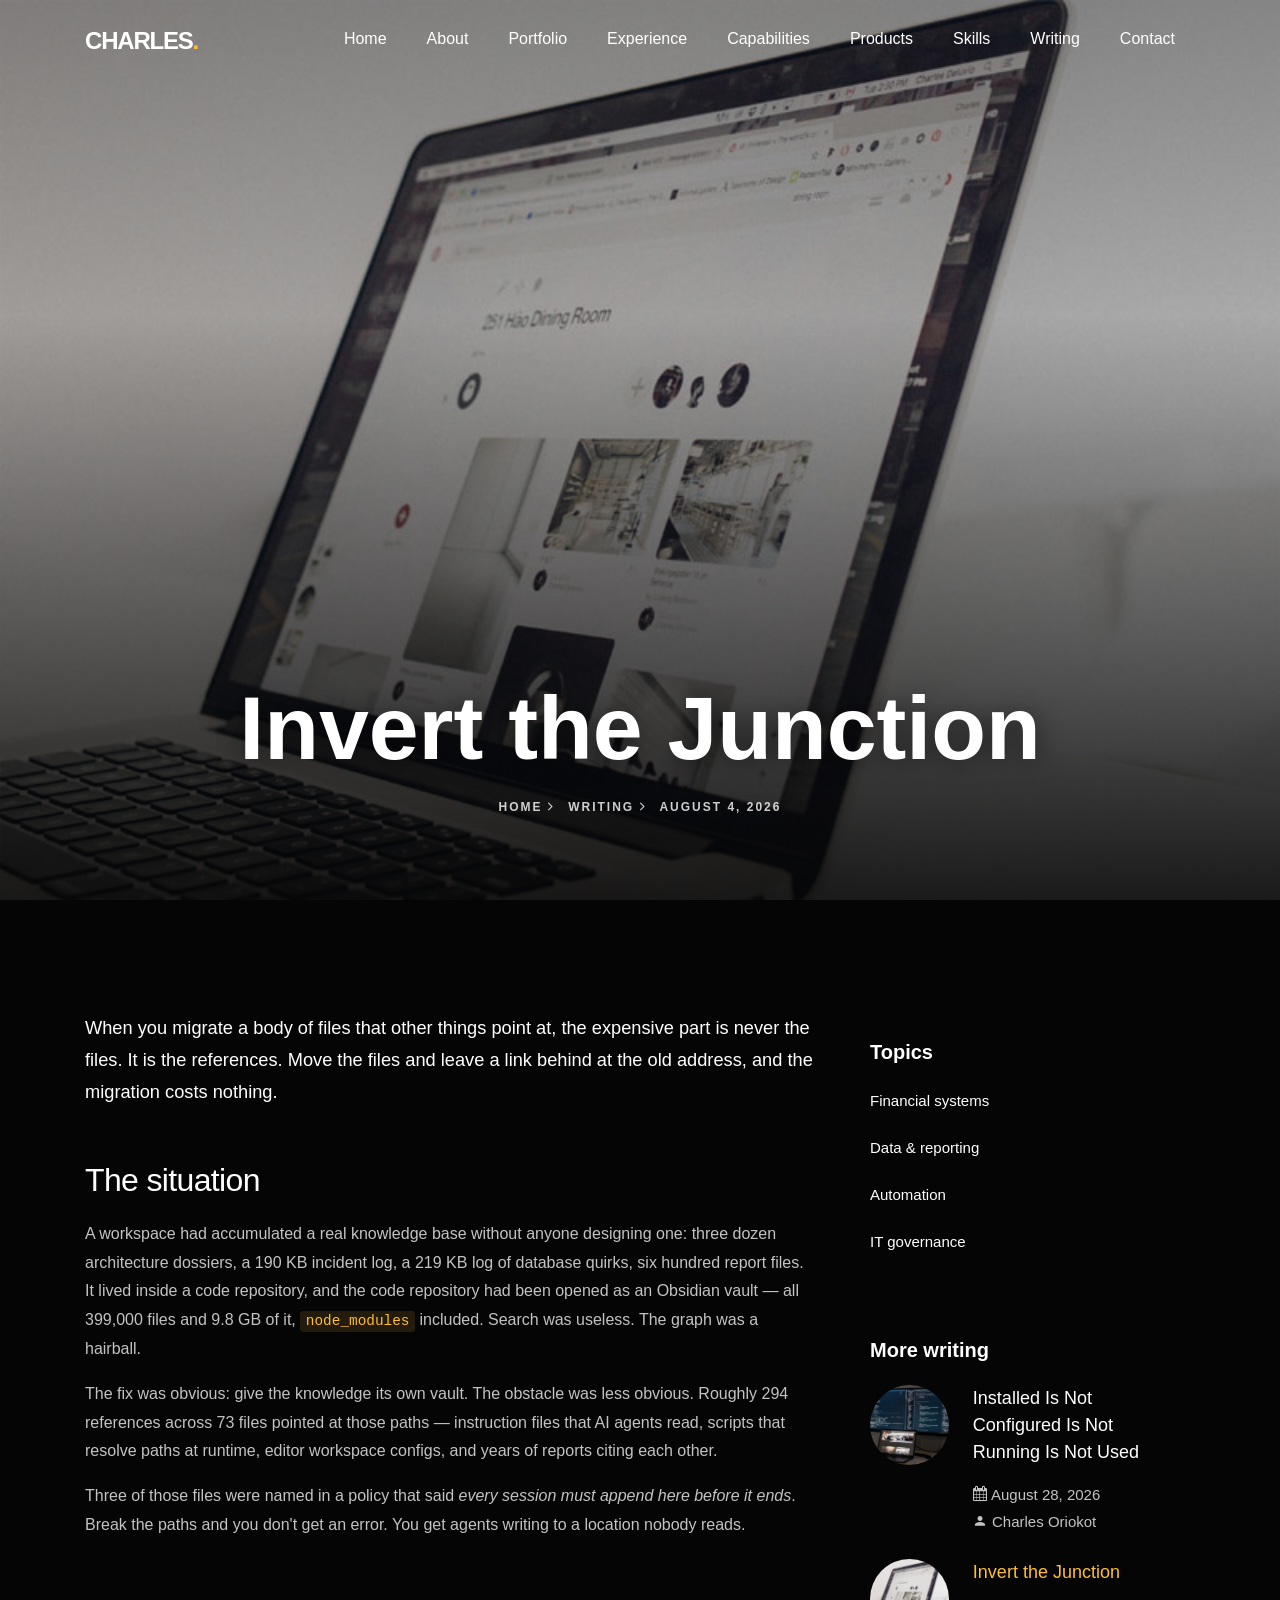
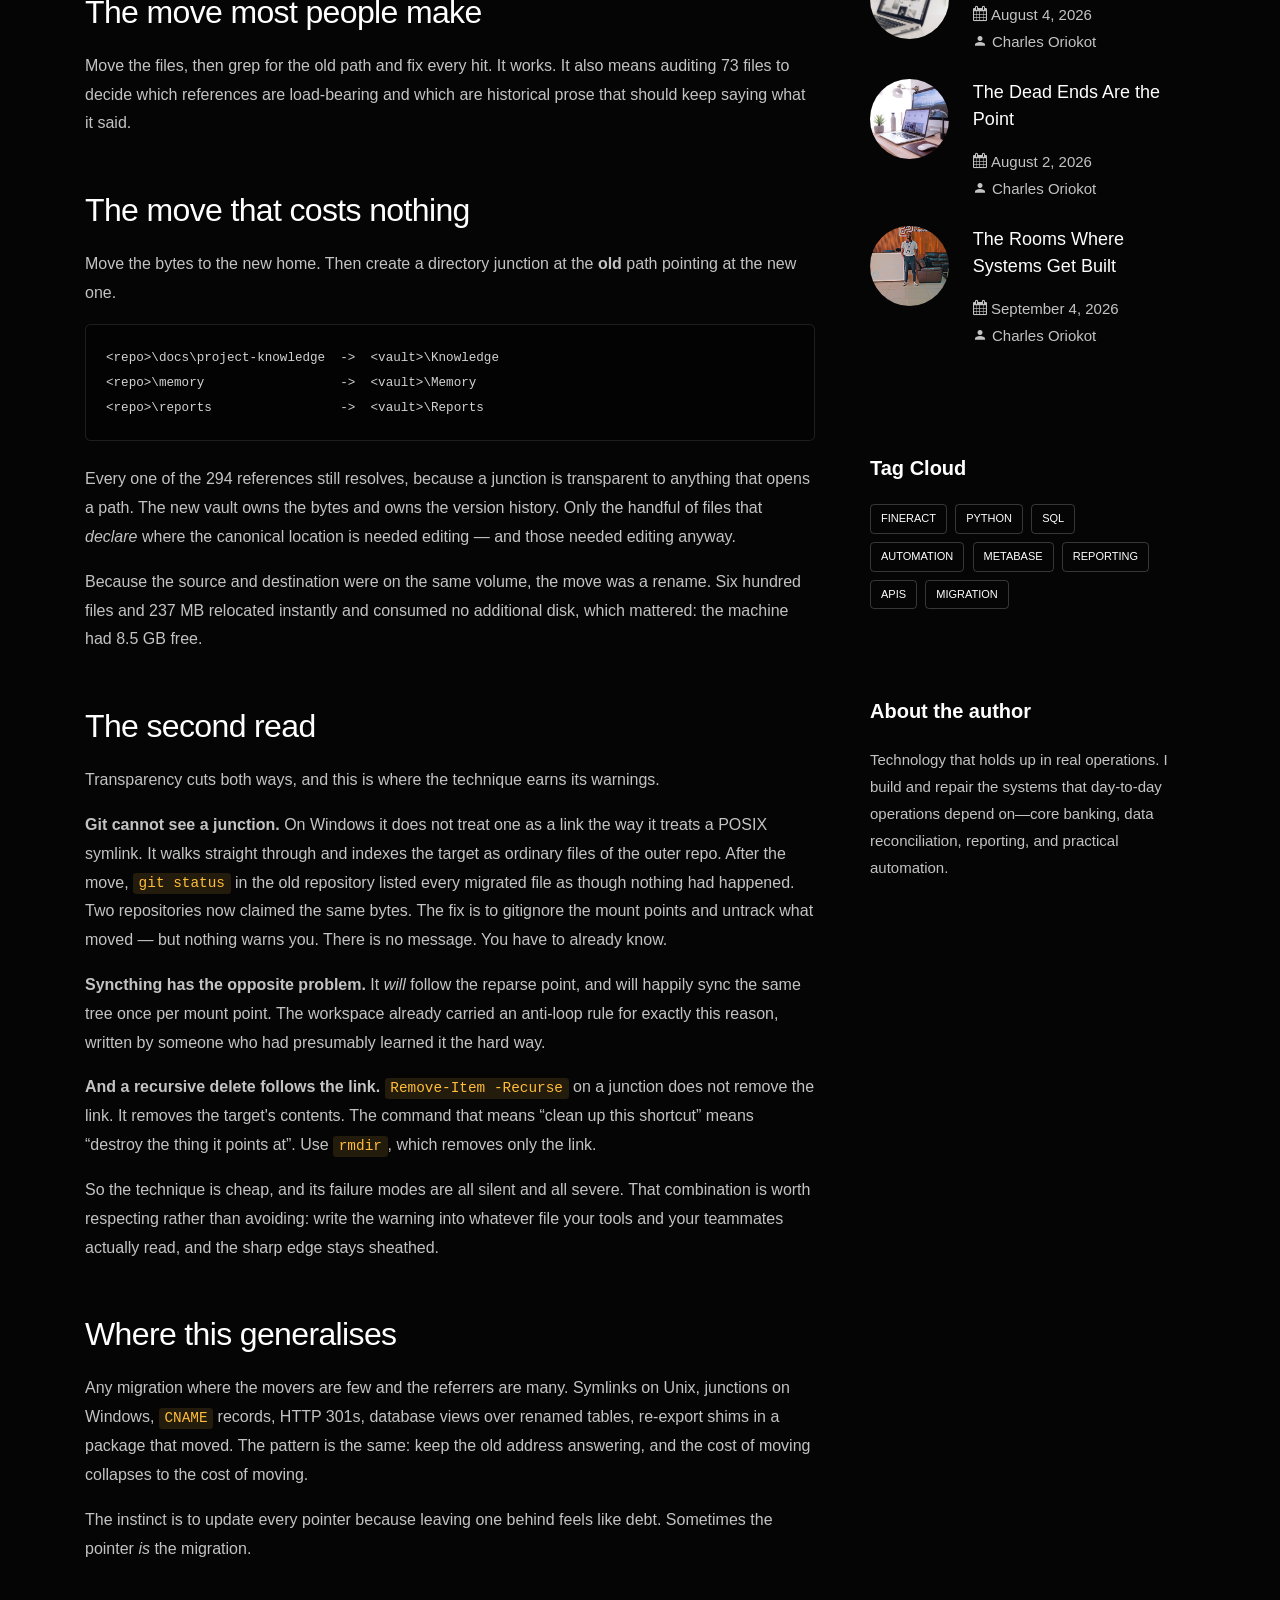
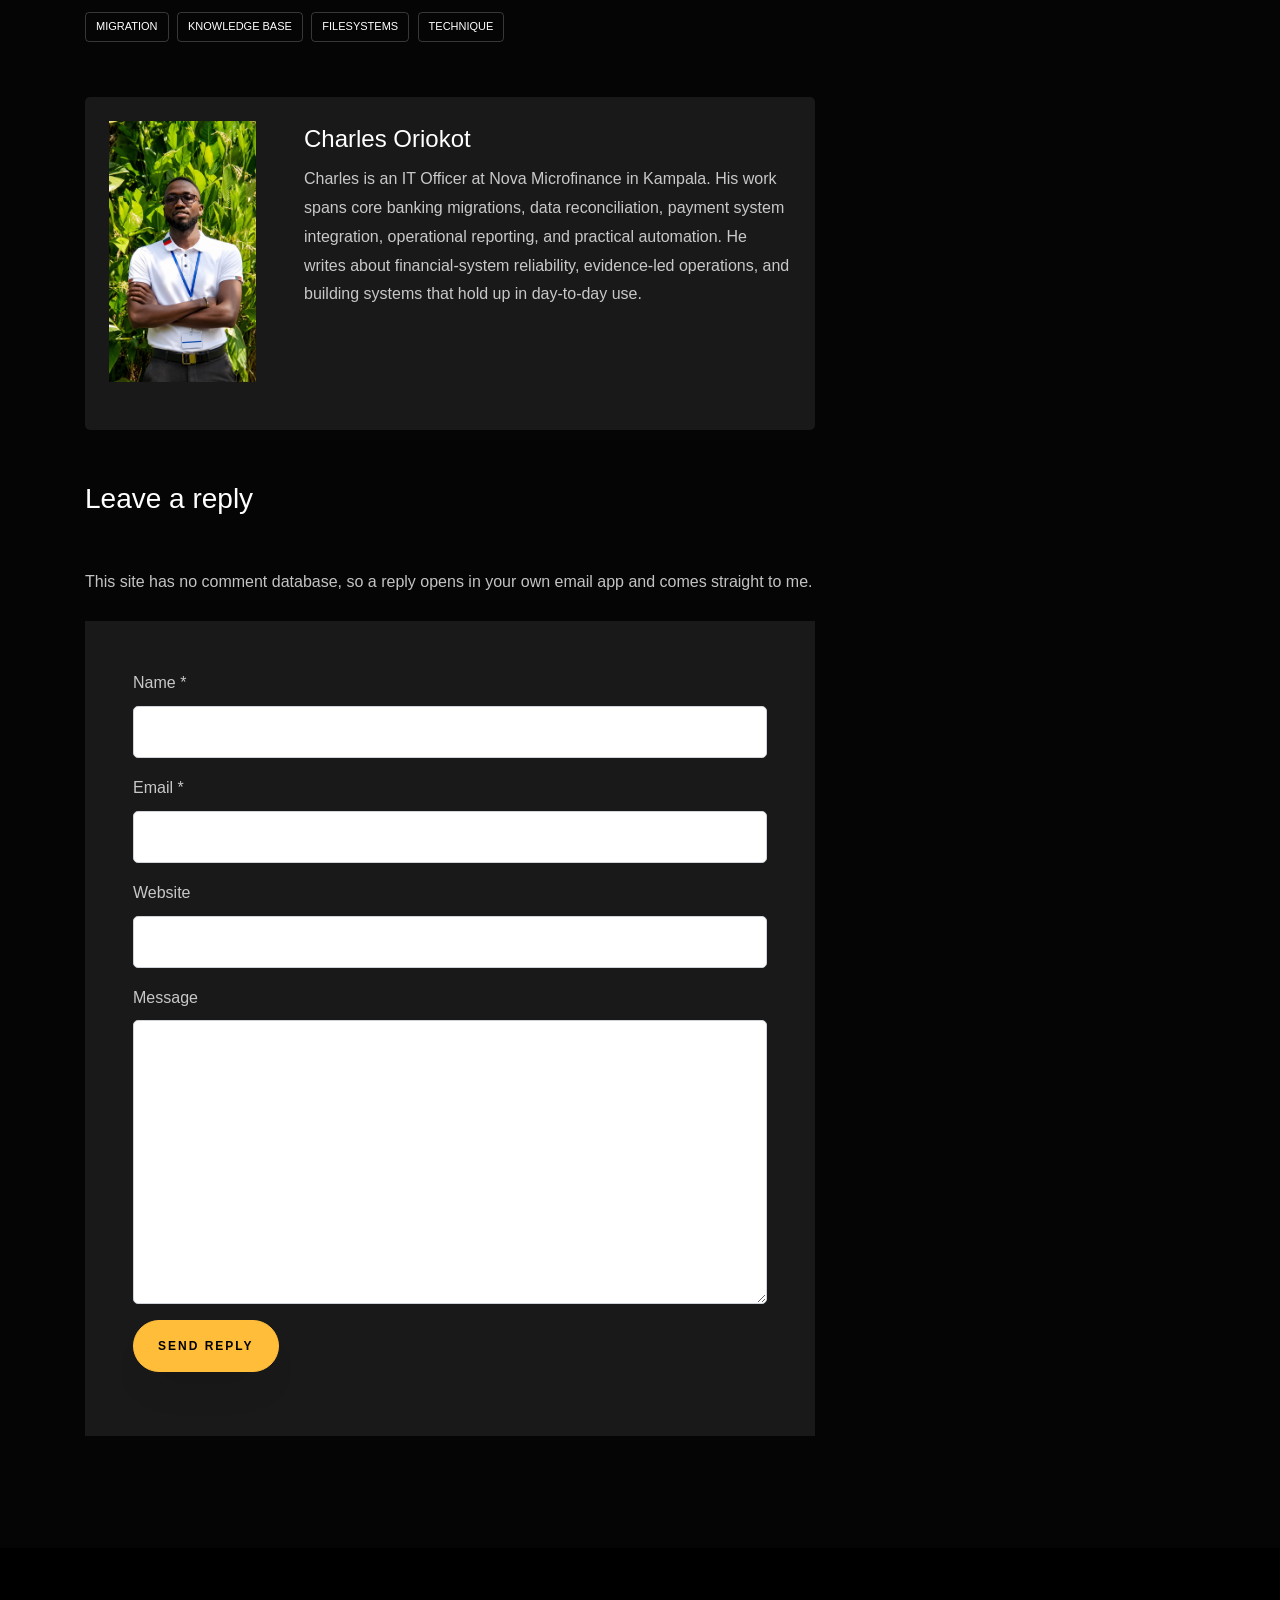
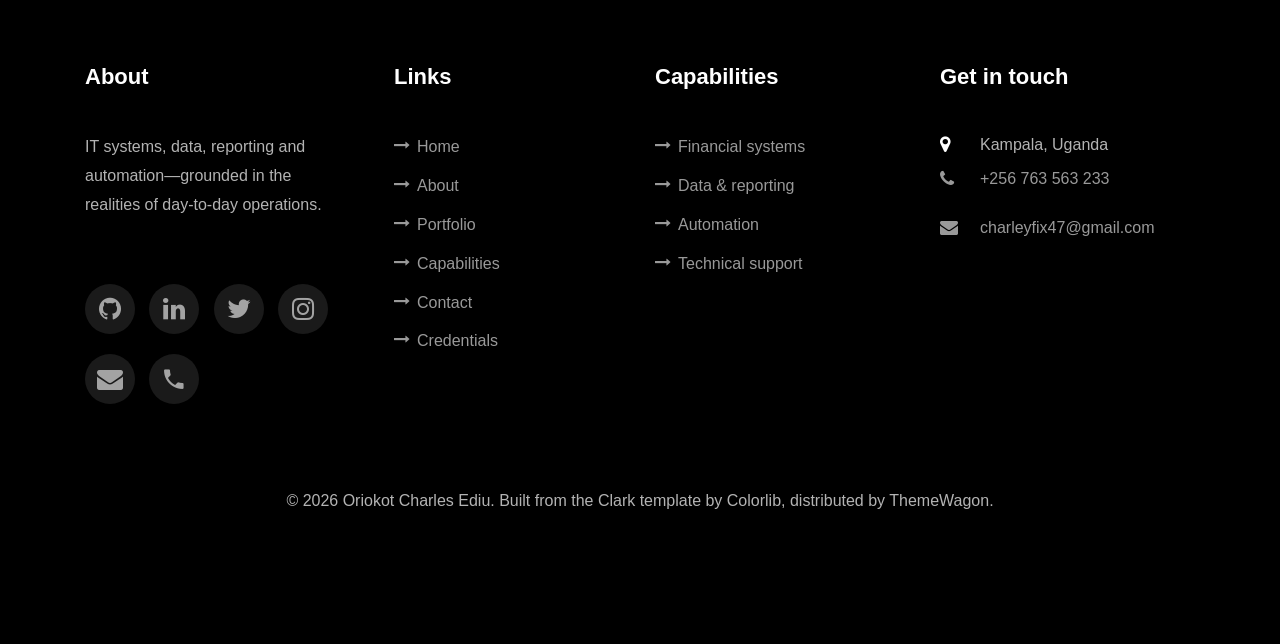
<file: invert-the-junction.html>
<!DOCTYPE html>
<html lang="en">
  <head>
    <title>Invert the Junction | Charles Oriokot</title>
    <meta charset="utf-8">
    <meta name="viewport" content="width=device-width, initial-scale=1, shrink-to-fit=no">
    <meta name="description" content="How to move a knowledge base without touching a single one of the 294 references pointing at it — and the three silent failure modes that come with directory junctions.">
    <meta name="author" content="Oriokot Charles Ediu">
    <meta name="robots" content="noindex, nofollow">
    <meta name="theme-color" content="#050505">

    <link rel="icon" href="images/charles-portrait.jpg" type="image/jpeg">

    <link href="https://fonts.googleapis.com/css?family=Poppins:100,200,300,400,500,600,700,800,900" rel="stylesheet">

    <link rel="stylesheet" href="css/open-iconic-bootstrap.min.css">
    <link rel="stylesheet" href="css/animate.css">

    <link rel="stylesheet" href="css/owl.carousel.min.css">
    <link rel="stylesheet" href="css/owl.theme.default.min.css">
    <link rel="stylesheet" href="css/magnific-popup.css">

    <link rel="stylesheet" href="css/aos.css">

    <link rel="stylesheet" href="css/ionicons.min.css">

    <link rel="stylesheet" href="css/flaticon.css">
    <link rel="stylesheet" href="css/icomoon.css">
    <link rel="stylesheet" href="css/style.css">
    <link rel="stylesheet" href="css/custom.css">
  </head>
  <body data-spy="scroll" data-target=".site-navbar-target" data-offset="300">
    <a class="skip-link" href="#main-content">Skip to content</a>

    <nav class="navbar navbar-expand-lg navbar-dark ftco_navbar ftco-navbar-light site-navbar-target" id="ftco-navbar" aria-label="Primary navigation">
      <div class="container">
        <a class="navbar-brand" href="index.html" aria-label="Charles Oriokot, home">Charles<span>.</span></a>
        <button class="navbar-toggler js-fh5co-nav-toggle fh5co-nav-toggle" type="button" data-toggle="collapse" data-target="#ftco-nav" aria-controls="ftco-nav" aria-expanded="false" aria-label="Toggle navigation">
          <span class="oi oi-menu"></span> Menu
        </button>

        <div class="collapse navbar-collapse" id="ftco-nav">
          <ul class="navbar-nav nav ml-auto">
            <li class="nav-item"><a href="index.html#home-section" class="nav-link"><span>Home</span></a></li>
            <li class="nav-item"><a href="index.html#about-section" class="nav-link"><span>About</span></a></li>
            <li class="nav-item"><a href="index.html#portfolio-section" class="nav-link"><span>Portfolio</span></a></li>
            <li class="nav-item"><a href="index.html#resume-section" class="nav-link"><span>Experience</span></a></li>
            <li class="nav-item"><a href="index.html#services-section" class="nav-link"><span>Capabilities</span></a></li>
            <li class="nav-item"><a href="products.html" class="nav-link"><span>Products</span></a></li>
            <li class="nav-item"><a href="index.html#skills-section" class="nav-link"><span>Skills</span></a></li>
            <li class="nav-item"><a href="index.html#blog-section" class="nav-link"><span>Writing</span></a></li>
            <li class="nav-item"><a href="index.html#contact-section" class="nav-link"><span>Contact</span></a></li>
          </ul>
        </div>
      </div>
    </nav>
    <main id="main-content">
	  <section class="hero-wrap js-fullheight" style="background-image: url('images/image_2.jpg');" data-stellar-background-ratio="0.5">
      <div class="overlay"></div>
      <div class="container">
        <div class="row no-gutters slider-text js-fullheight align-items-end justify-content-center">
          <div class="col-md-12 ftco-animate pb-5 mb-3 text-center">
            <h1 class="mb-3 bread">Invert the Junction</h1>
            <p class="breadcrumbs"><span class="mr-2"><a href="index.html">Home <i class="ion-ios-arrow-forward"></i></a></span> <span class="mr-2"><a href="index.html#blog-section">Writing <i class="ion-ios-arrow-forward"></i></a></span> <span>August 4, 2026</span></p>
          </div>
        </div>
      </div>
    </section>

    <section class="ftco-section">
      <div class="container">
        <div class="row">
          <div class="col-lg-8 ftco-animate">
            <article>
            <p class="lead-para">When you migrate a body of files that other things point at, the expensive part is never the files. It is the references. Move the files and leave a link behind at the old address, and the migration costs nothing.</p>

            <h2 class="mb-3 mt-5">The situation</h2>
            <p>A workspace had accumulated a real knowledge base without anyone designing one: three dozen architecture dossiers, a 190&nbsp;KB incident log, a 219&nbsp;KB log of database quirks, six hundred report files. It lived inside a code repository, and the code repository had been opened as an Obsidian vault &mdash; all 399,000 files and 9.8&nbsp;GB of it, <code>node_modules</code> included. Search was useless. The graph was a hairball.</p>
            <p>The fix was obvious: give the knowledge its own vault. The obstacle was less obvious. Roughly 294 references across 73 files pointed at those paths &mdash; instruction files that AI agents read, scripts that resolve paths at runtime, editor workspace configs, and years of reports citing each other.</p>
            <p>Three of those files were named in a policy that said <em>every session must append here before it ends</em>. Break the paths and you don't get an error. You get agents writing to a location nobody reads.</p>

            <h2 class="mb-3 mt-5">The move most people make</h2>
            <p>Move the files, then grep for the old path and fix every hit. It works. It also means auditing 73 files to decide which references are load-bearing and which are historical prose that should keep saying what it said.</p>

            <h2 class="mb-3 mt-5">The move that costs nothing</h2>
            <p>Move the bytes to the new home. Then create a directory junction at the <strong>old</strong> path pointing at the new one.</p>
            <pre><code>&lt;repo&gt;\docs\project-knowledge  -&gt;  &lt;vault&gt;\Knowledge
&lt;repo&gt;\memory                  -&gt;  &lt;vault&gt;\Memory
&lt;repo&gt;\reports                 -&gt;  &lt;vault&gt;\Reports</code></pre>
            <p>Every one of the 294 references still resolves, because a junction is transparent to anything that opens a path. The new vault owns the bytes and owns the version history. Only the handful of files that <em>declare</em> where the canonical location is needed editing &mdash; and those needed editing anyway.</p>
            <p>Because the source and destination were on the same volume, the move was a rename. Six hundred files and 237&nbsp;MB relocated instantly and consumed no additional disk, which mattered: the machine had 8.5&nbsp;GB free.</p>

            <h2 class="mb-3 mt-5">The second read</h2>
            <p>Transparency cuts both ways, and this is where the technique earns its warnings.</p>
            <p><strong>Git cannot see a junction.</strong> On Windows it does not treat one as a link the way it treats a POSIX symlink. It walks straight through and indexes the target as ordinary files of the outer repo. After the move, <code>git status</code> in the old repository listed every migrated file as though nothing had happened. Two repositories now claimed the same bytes. The fix is to gitignore the mount points and untrack what moved &mdash; but nothing warns you. There is no message. You have to already know.</p>
            <p><strong>Syncthing has the opposite problem.</strong> It <em>will</em> follow the reparse point, and will happily sync the same tree once per mount point. The workspace already carried an anti-loop rule for exactly this reason, written by someone who had presumably learned it the hard way.</p>
            <p><strong>And a recursive delete follows the link.</strong> <code>Remove-Item -Recurse</code> on a junction does not remove the link. It removes the target's contents. The command that means &ldquo;clean up this shortcut&rdquo; means &ldquo;destroy the thing it points at&rdquo;. Use <code>rmdir</code>, which removes only the link.</p>
            <p>So the technique is cheap, and its failure modes are all silent and all severe. That combination is worth respecting rather than avoiding: write the warning into whatever file your tools and your teammates actually read, and the sharp edge stays sheathed.</p>

            <h2 class="mb-3 mt-5">Where this generalises</h2>
            <p>Any migration where the movers are few and the referrers are many. Symlinks on Unix, junctions on Windows, <code>CNAME</code> records, HTTP 301s, database views over renamed tables, re-export shims in a package that moved. The pattern is the same: keep the old address answering, and the cost of moving collapses to the cost of moving.</p>
            <p>The instinct is to update every pointer because leaving one behind feels like debt. Sometimes the pointer <em>is</em> the migration.</p>
            </article>
            <div class="tag-widget post-tag-container mb-5 mt-5">
              <div class="tagcloud">
                <a href="index.html#blog-section" class="tag-cloud-link">Migration</a>
                <a href="index.html#blog-section" class="tag-cloud-link">Knowledge base</a>
                <a href="index.html#blog-section" class="tag-cloud-link">Filesystems</a>
                <a href="index.html#blog-section" class="tag-cloud-link">Technique</a>
              </div>
            </div>

            <div class="about-author d-flex p-4 bg-dark">
              <div class="bio mr-5">
                <img src="images/charles-portrait.jpg" alt="Portrait of Charles Oriokot" class="img-fluid mb-4">
              </div>
              <div class="desc">
                <h3>Charles Oriokot</h3>
                <p>Charles is an IT Officer at Nova Microfinance in Kampala. His work spans core banking migrations, data reconciliation, payment system integration, operational reporting, and practical automation. He writes about financial-system reliability, evidence-led operations, and building systems that hold up in day-to-day use.</p>
              </div>
            </div>

            <div class="comment-form-wrap pt-5">
              <h3 class="mb-5">Leave a reply</h3>
              <p class="mb-4">This site has no comment database, so a reply opens in your own email app and comes straight to me.</p>
              <form class="p-5 bg-dark" id="reply-form">
                <div class="form-group">
                  <label for="name">Name *</label>
                  <input type="text" class="form-control" id="name" name="name" required>
                </div>
                <div class="form-group">
                  <label for="email">Email *</label>
                  <input type="email" class="form-control" id="email" name="email" required>
                </div>
                <div class="form-group">
                  <label for="website">Website</label>
                  <input type="url" class="form-control" id="website" name="website">
                </div>
                <div class="form-group">
                  <label for="message">Message</label>
                  <textarea id="message" name="message" cols="30" rows="10" class="form-control" required></textarea>
                </div>
                <div class="form-group">
                  <input type="submit" value="Send reply" class="btn py-3 px-4 btn-primary">
                </div>
              </form>
            </div>

          </div> <!-- .col-md-8 -->
          <div class="col-lg-4 sidebar ftco-animate">
            <div class="sidebar-box ftco-animate">
            	<h3 class="heading-sidebar">Topics</h3>
              <ul class="categories">
                <li><a href="index.html#services-section">Financial systems</a></li>
                <li><a href="index.html#services-section">Data &amp; reporting</a></li>
                <li><a href="index.html#services-section">Automation</a></li>
                <li><a href="index.html#services-section">IT governance</a></li>
              </ul>
            </div>

            <div class="sidebar-box ftco-animate">
              <h3 class="heading-sidebar">More writing</h3>
              <div class="block-21 mb-4 d-flex">
                <a class="blog-img mr-4" href="installed-is-not-running.html" style="background-image: url(images/image_1.jpg);" aria-hidden="true" tabindex="-1"></a>
                <div class="text">
                  <h3 class="heading"><a href="installed-is-not-running.html">Installed Is Not Configured Is Not Running Is Not Used</a></h3>
                  <div class="meta">
                    <div><span class="icon-calendar"></span> August 28, 2026</div>
                    <div><span class="icon-person"></span> Charles Oriokot</div>
                  </div>
                </div>
              </div>
              <div class="block-21 mb-4 d-flex">
                <a class="blog-img mr-4" href="invert-the-junction.html" style="background-image: url(images/image_2.jpg);" aria-hidden="true" tabindex="-1"></a>
                <div class="text">
                  <h3 class="heading"><a href="invert-the-junction.html" aria-current="page">Invert the Junction</a></h3>
                  <div class="meta">
                    <div><span class="icon-calendar"></span> August 4, 2026</div>
                    <div><span class="icon-person"></span> Charles Oriokot</div>
                  </div>
                </div>
              </div>
              <div class="block-21 mb-4 d-flex">
                <a class="blog-img mr-4" href="the-dead-ends-are-the-point.html" style="background-image: url(images/image_3.jpg);" aria-hidden="true" tabindex="-1"></a>
                <div class="text">
                  <h3 class="heading"><a href="the-dead-ends-are-the-point.html">The Dead Ends Are the Point</a></h3>
                  <div class="meta">
                    <div><span class="icon-calendar"></span> August 2, 2026</div>
                    <div><span class="icon-person"></span> Charles Oriokot</div>
                  </div>
                </div>
              </div>
              <div class="block-21 mb-4 d-flex">
                <a class="blog-img mr-4" href="the-rooms-where-systems-get-built.html" style="background-image: url(images/ict-hub-reception.jpg);" aria-hidden="true" tabindex="-1"></a>
                <div class="text">
                  <h3 class="heading"><a href="the-rooms-where-systems-get-built.html">The Rooms Where Systems Get Built</a></h3>
                  <div class="meta">
                    <div><span class="icon-calendar"></span> September 4, 2026</div>
                    <div><span class="icon-person"></span> Charles Oriokot</div>
                  </div>
                </div>
              </div>
            </div>

            <div class="sidebar-box ftco-animate">
              <h3 class="heading-sidebar">Tag Cloud</h3>
              <div class="tagcloud">
                <a href="index.html#skills-section" class="tag-cloud-link">Fineract</a>
                <a href="index.html#skills-section" class="tag-cloud-link">Python</a>
                <a href="index.html#skills-section" class="tag-cloud-link">SQL</a>
                <a href="index.html#services-section" class="tag-cloud-link">Automation</a>
                <a href="index.html#services-section" class="tag-cloud-link">Metabase</a>
                <a href="index.html#services-section" class="tag-cloud-link">Reporting</a>
                <a href="index.html#services-section" class="tag-cloud-link">APIs</a>
                <a href="index.html#portfolio-section" class="tag-cloud-link">Migration</a>
              </div>
            </div>

            <div class="sidebar-box ftco-animate">
              <h3 class="heading-sidebar">About the author</h3>
              <p>Technology that holds up in real operations. I build and repair the systems that day-to-day operations depend on&mdash;core banking, data reconciliation, reporting, and practical automation.</p>
            </div>
          </div>

        </div>
      </div>
    </section> <!-- .section -->
    </main>

    <footer class="ftco-footer ftco-section">
      <div class="container">
        <div class="row mb-5">
          <div class="col-md">
            <div class="ftco-footer-widget mb-4">
              <h2 class="ftco-heading-2">About</h2>
              <p>IT systems, data, reporting and automation—grounded in the realities of day-to-day operations.</p>
              <ul class="ftco-footer-social list-unstyled float-md-left float-lft mt-5">
                  <li class="ftco-animate"><a href="https://github.com/Chrl3y" target="_blank" rel="noopener noreferrer" aria-label="Charles Oriokot on GitHub"><span class="icon-github"></span></a></li>
                  <li class="ftco-animate"><a href="https://www.linkedin.com/in/charles-oriokot-b3a610312" target="_blank" rel="noopener noreferrer" aria-label="Charles Oriokot on LinkedIn"><span class="icon-linkedin"></span></a></li>
                  <li class="ftco-animate"><a href="https://x.com/charley_ediu" target="_blank" rel="noopener noreferrer" aria-label="Charles Oriokot on X (formerly Twitter)"><span class="icon-twitter"></span></a></li>
                  <li class="ftco-animate"><a href="https://www.instagram.com/chuck_eternal" target="_blank" rel="noopener noreferrer" aria-label="Charles Oriokot on Instagram"><span class="icon-instagram"></span></a></li>
                  <li class="ftco-animate"><a href="mailto:charleyfix47@gmail.com" aria-label="Email Charles Oriokot"><span class="icon-envelope"></span></a></li>
                  <li class="ftco-animate"><a href="tel:+256763563233" aria-label="Call Charles Oriokot"><span class="icon-phone2"></span></a></li>
                </ul>
            </div>
          </div>
          <div class="col-md">
            <div class="ftco-footer-widget mb-4 ml-md-4">
              <h2 class="ftco-heading-2">Links</h2>
              <ul class="list-unstyled">
                <li><a href="index.html#home-section"><span class="icon-long-arrow-right mr-2"></span>Home</a></li>
                <li><a href="index.html#about-section"><span class="icon-long-arrow-right mr-2"></span>About</a></li>
                <li><a href="index.html#portfolio-section"><span class="icon-long-arrow-right mr-2"></span>Portfolio</a></li>
                <li><a href="index.html#services-section"><span class="icon-long-arrow-right mr-2"></span>Capabilities</a></li>
                <li><a href="index.html#contact-section"><span class="icon-long-arrow-right mr-2"></span>Contact</a></li>
                <li><a href="index.html#credentials-section"><span class="icon-long-arrow-right mr-2"></span>Credentials</a></li>
              </ul>
            </div>
          </div>
          <div class="col-md">
            <div class="ftco-footer-widget mb-4">
              <h2 class="ftco-heading-2">Capabilities</h2>
              <ul class="list-unstyled">
                <li><a href="index.html#services-section"><span class="icon-long-arrow-right mr-2"></span>Financial systems</a></li>
                <li><a href="index.html#services-section"><span class="icon-long-arrow-right mr-2"></span>Data &amp; reporting</a></li>
                <li><a href="index.html#services-section"><span class="icon-long-arrow-right mr-2"></span>Automation</a></li>
                <li><a href="index.html#services-section"><span class="icon-long-arrow-right mr-2"></span>Technical support</a></li>
              </ul>
            </div>
          </div>
          <div class="col-md">
            <div class="ftco-footer-widget mb-4">
              <h2 class="ftco-heading-2">Get in touch</h2>
              <div class="block-23 mb-3">
                <ul>
                  <li><span class="icon icon-map-marker"></span><span class="text">Kampala, Uganda</span></li>
                  <li><a href="tel:+256763563233"><span class="icon icon-phone"></span><span class="text">+256 763 563 233</span></a></li>
                  <li><a href="mailto:charleyfix47@gmail.com"><span class="icon icon-envelope"></span><span class="text">charleyfix47@gmail.com</span></a></li>
                </ul>
              </div>
            </div>
          </div>
        </div>
        <div class="row">
          <div class="col-md-12 text-center">
            <p>&copy; <span id="current-year">2026</span> Oriokot Charles Ediu. Built from the Clark template by Colorlib, distributed by ThemeWagon.</p>
          </div>
        </div>
      </div>
    </footer>

    <div id="ftco-loader" class="show fullscreen" role="status" aria-label="Loading article">
      <svg class="circular" width="48px" height="48px">
        <circle class="path-bg" cx="24" cy="24" r="22" fill="none" stroke-width="4" stroke="#eeeeee"/>
        <circle class="path" cx="24" cy="24" r="22" fill="none" stroke-width="4" stroke-miterlimit="10" stroke="#ffbd39"/>
      </svg>
    </div>

    <script src="js/jquery.min.js"></script>
    <script src="js/jquery-migrate-3.0.1.min.js"></script>
    <script src="js/popper.min.js"></script>
    <script src="js/bootstrap.min.js"></script>
    <script src="js/jquery.easing.1.3.js"></script>
    <script src="js/jquery.waypoints.min.js"></script>
    <script src="js/jquery.stellar.min.js"></script>
    <script src="js/owl.carousel.min.js"></script>
    <script src="js/jquery.magnific-popup.min.js"></script>
    <script src="js/aos.js"></script>
    <script src="js/jquery.animateNumber.min.js"></script>
    <script src="js/scrollax.min.js"></script>
    <script src="js/main.js"></script>
    <script src="js/portfolio.js"></script>
  </body>
</html>
</file>
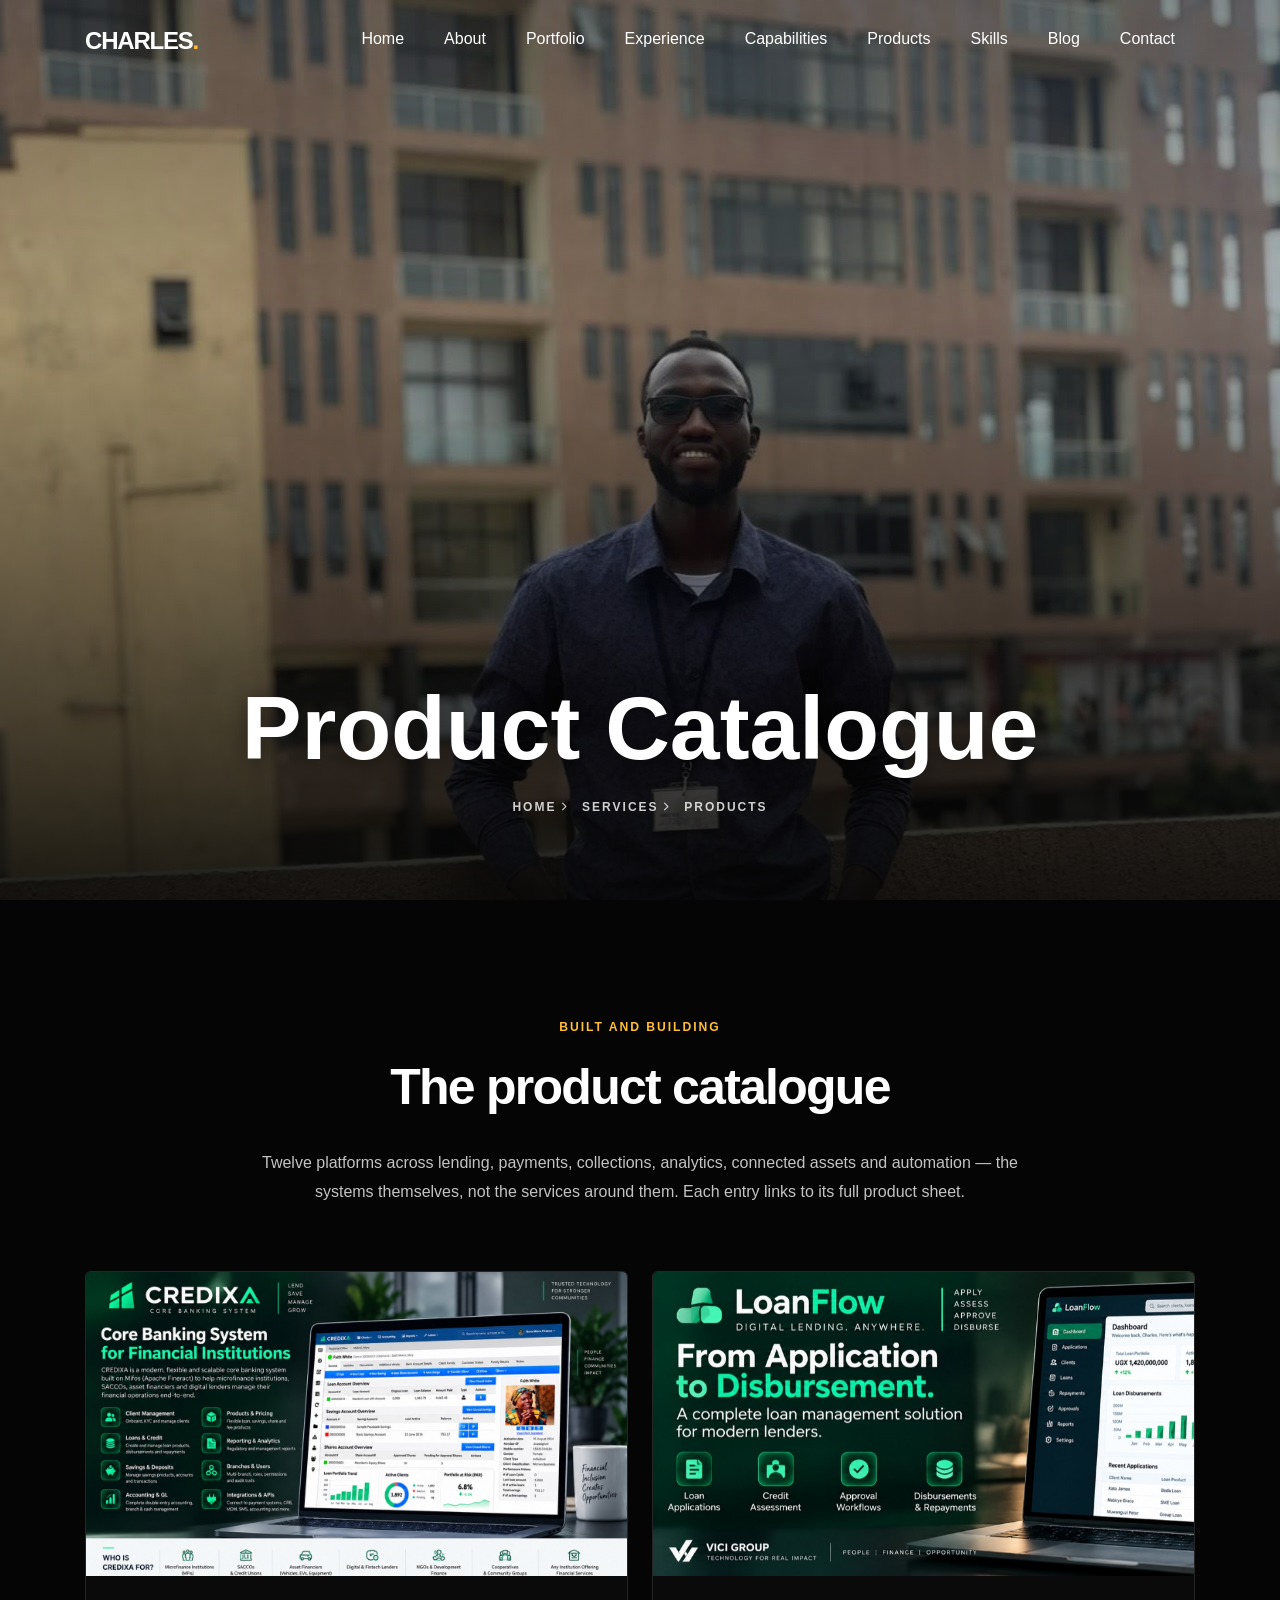
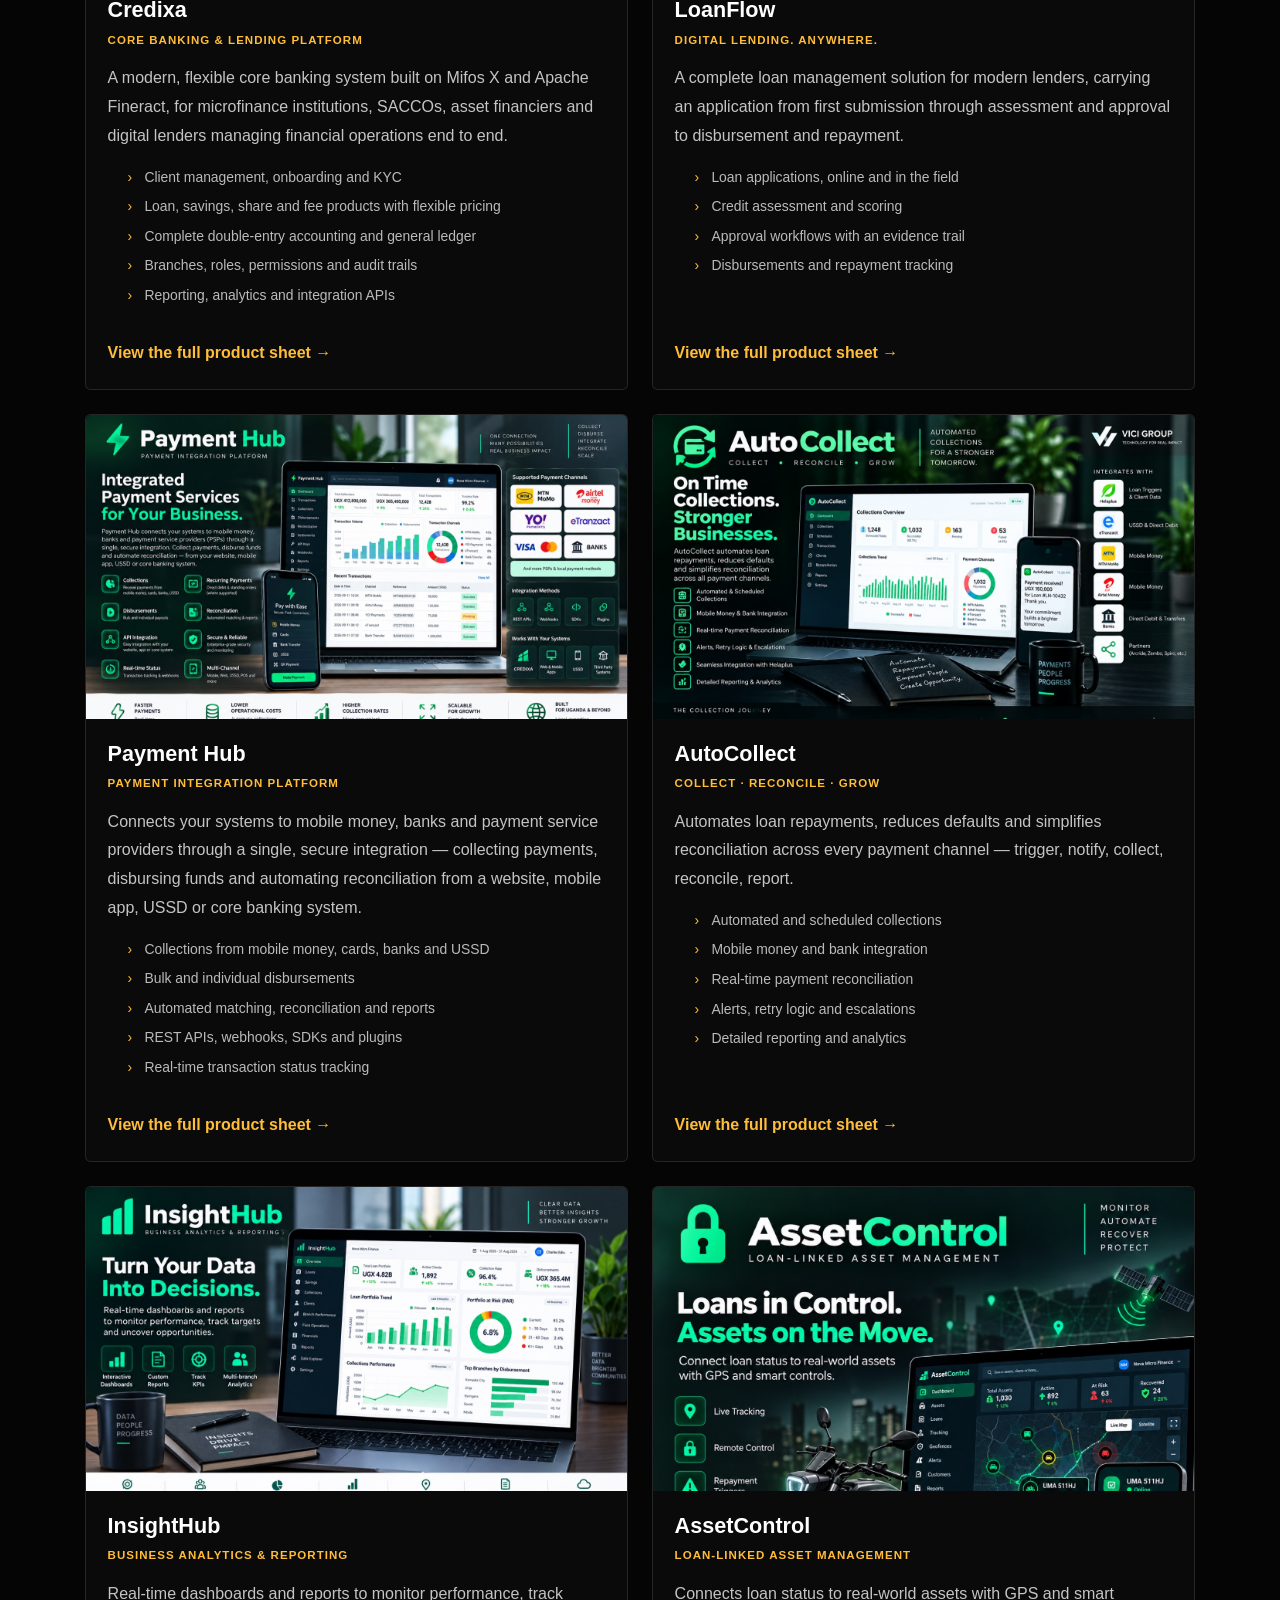
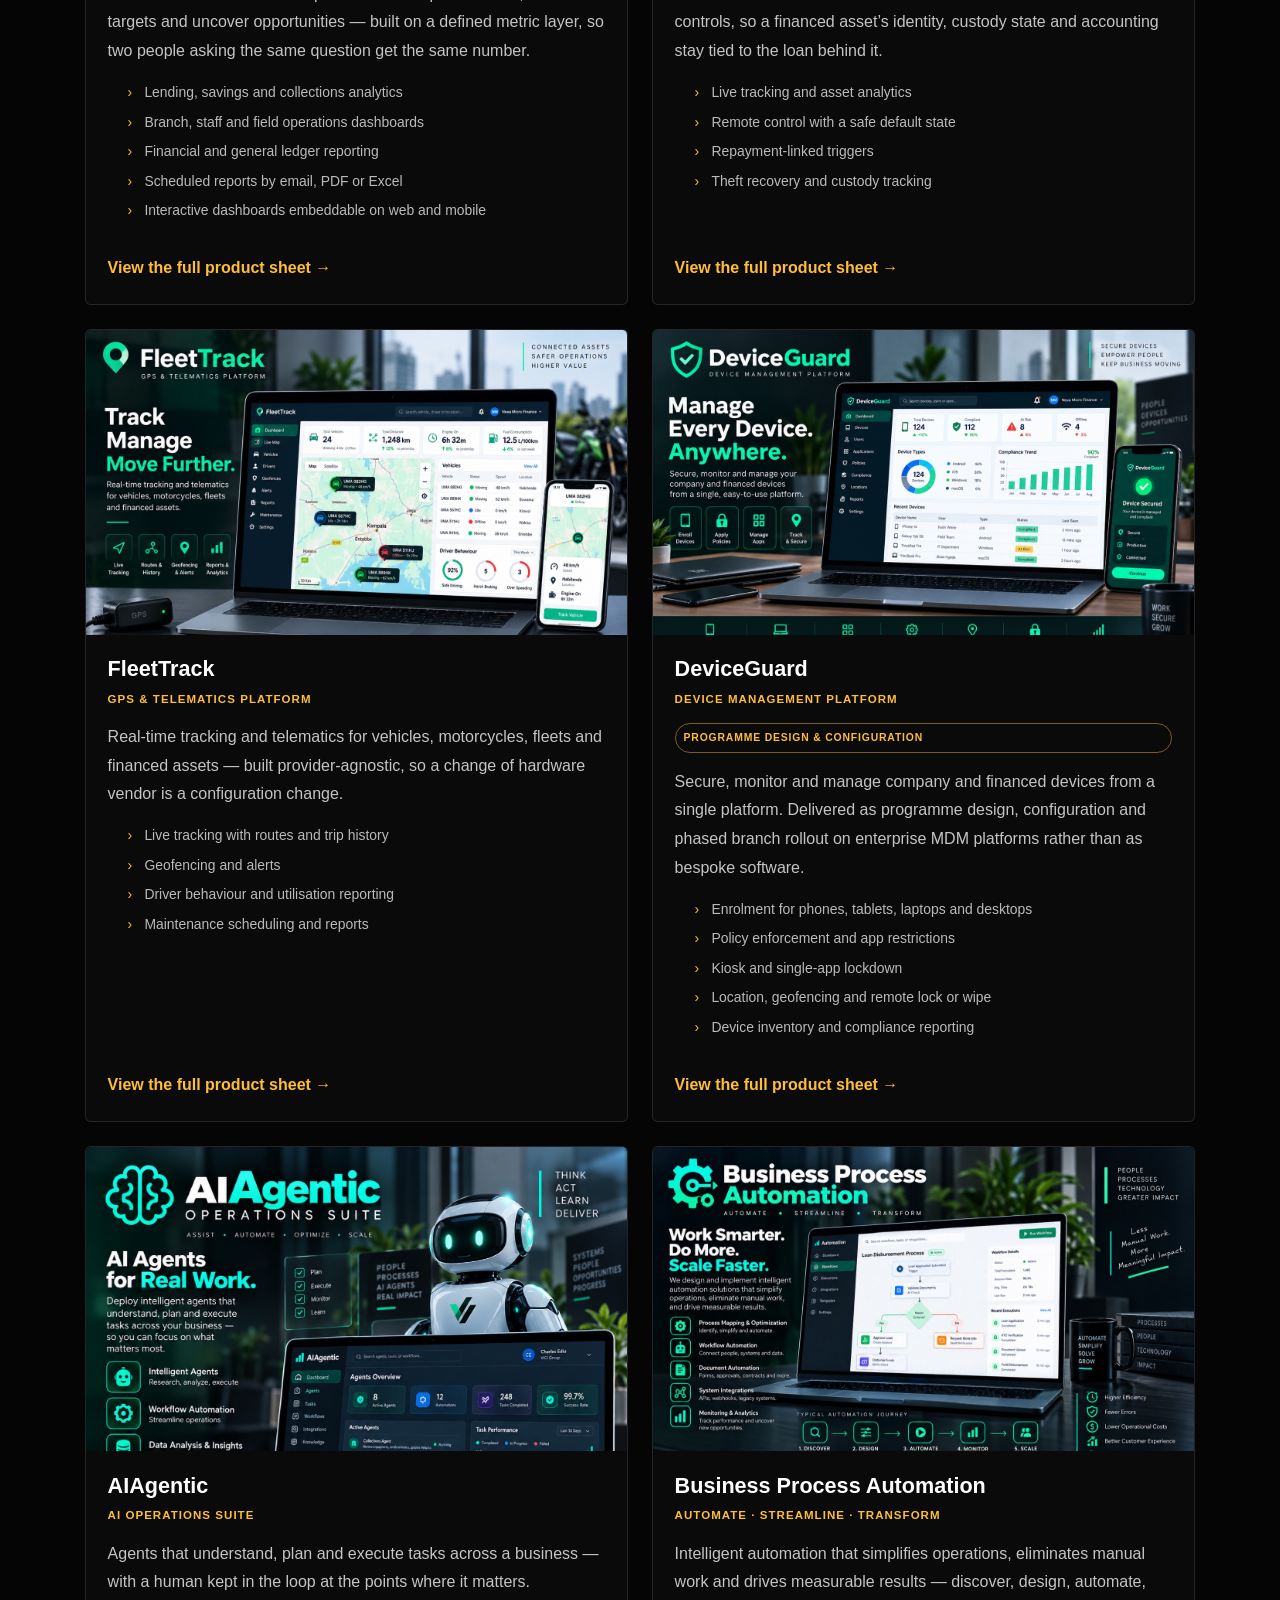
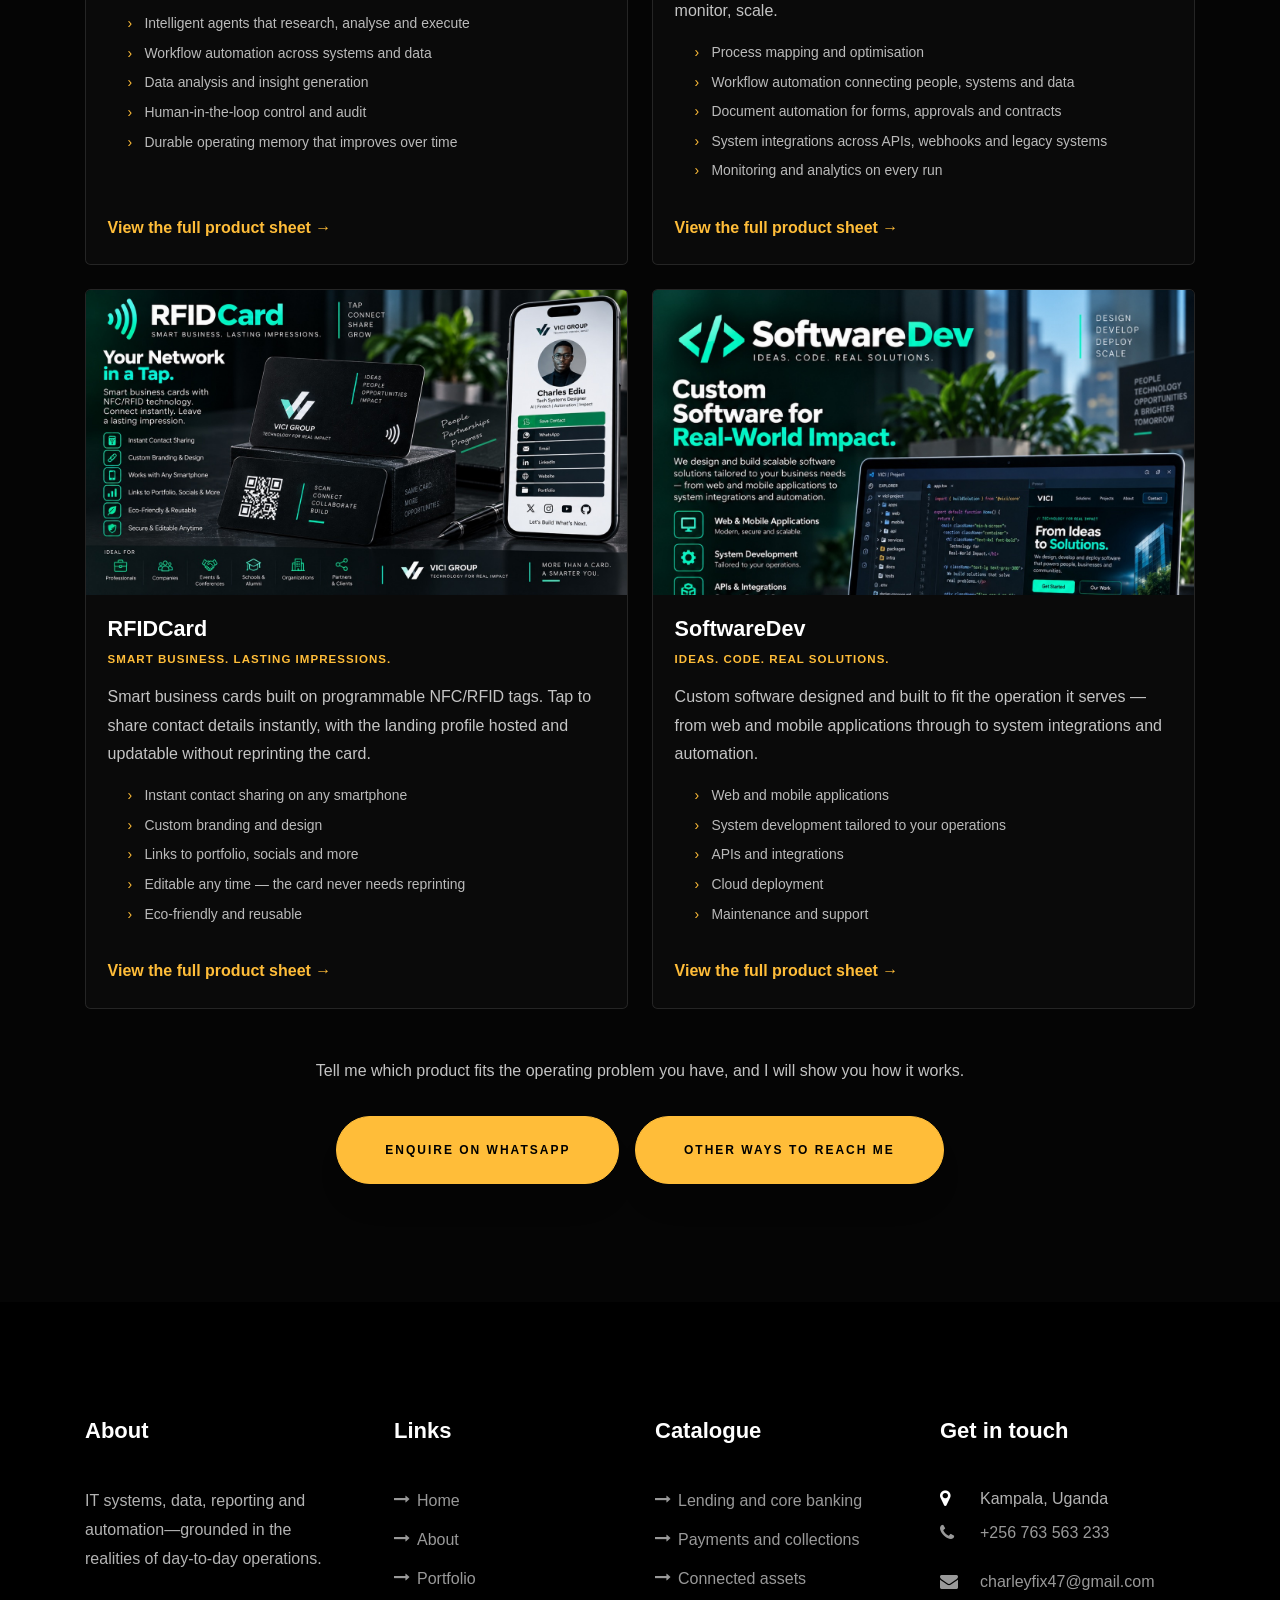
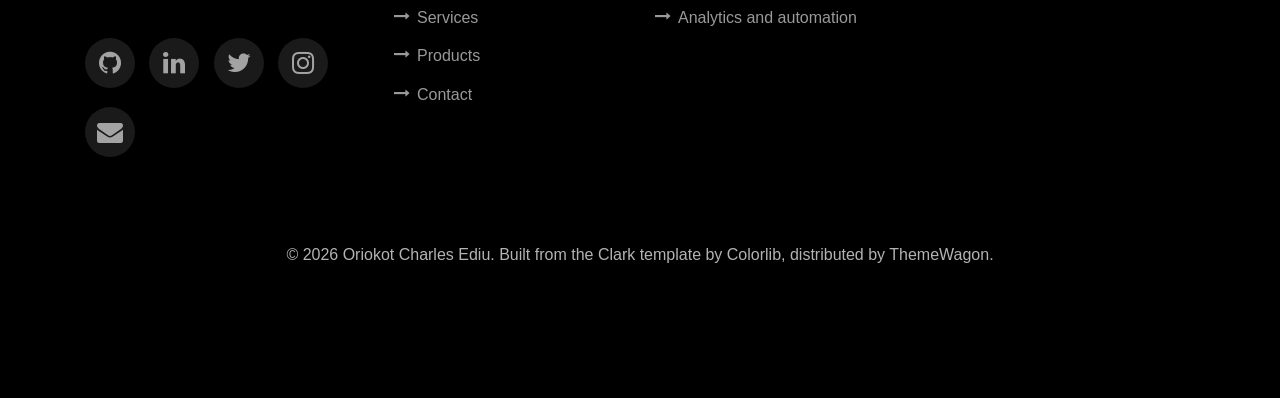
<file: products.html>
<!DOCTYPE html>
<html lang="en">
  <head>
    <title>Products | Charles Oriokot</title>
    <meta charset="utf-8">
    <meta name="viewport" content="width=device-width, initial-scale=1, shrink-to-fit=no">
    <meta name="description" content="The product catalogue: core banking, lending, payments, collections, analytics, asset control, telematics, device management, AI operations and automation systems built and being built by Charles Oriokot.">
    <meta name="author" content="Oriokot Charles Ediu">
    <meta name="robots" content="noindex, nofollow">
    <meta name="theme-color" content="#050505">

    <link rel="icon" href="images/charles-portrait.jpg" type="image/jpeg">
    <link href="https://fonts.googleapis.com/css?family=Poppins:100,200,300,400,500,600,700,800,900" rel="stylesheet">
    <link rel="stylesheet" href="css/open-iconic-bootstrap.min.css">
    <link rel="stylesheet" href="css/animate.css">
    <link rel="stylesheet" href="css/owl.carousel.min.css">
    <link rel="stylesheet" href="css/owl.theme.default.min.css">
    <link rel="stylesheet" href="css/magnific-popup.css">
    <link rel="stylesheet" href="css/aos.css">
    <link rel="stylesheet" href="css/ionicons.min.css">
    <link rel="stylesheet" href="css/flaticon.css">
    <link rel="stylesheet" href="css/icomoon.css">
    <link rel="stylesheet" href="css/style.css">
    <link rel="stylesheet" href="css/custom.css?v=20260911">
  </head>
  <body data-spy="scroll" data-target=".site-navbar-target" data-offset="300">
    <a class="skip-link" href="#main-content">Skip to content</a>

    <nav class="navbar navbar-expand-lg navbar-dark ftco_navbar ftco-navbar-light site-navbar-target" id="ftco-navbar" aria-label="Primary navigation">
      <div class="container">
        <a class="navbar-brand" href="index.html" aria-label="Charles Oriokot, home">Charles<span>.</span></a>
        <button class="navbar-toggler js-fh5co-nav-toggle fh5co-nav-toggle" type="button" data-toggle="collapse" data-target="#ftco-nav" aria-controls="ftco-nav" aria-expanded="false" aria-label="Toggle navigation">
          <span class="oi oi-menu"></span> Menu
        </button>
        <div class="collapse navbar-collapse" id="ftco-nav">
          <ul class="navbar-nav nav ml-auto">
            <li class="nav-item"><a href="index.html#home-section" class="nav-link"><span>Home</span></a></li>
            <li class="nav-item"><a href="index.html#about-section" class="nav-link"><span>About</span></a></li>
            <li class="nav-item"><a href="index.html#portfolio-section" class="nav-link"><span>Portfolio</span></a></li>
            <li class="nav-item"><a href="index.html#resume-section" class="nav-link"><span>Experience</span></a></li>
            <li class="nav-item"><a href="index.html#services-section" class="nav-link"><span>Capabilities</span></a></li>
            <li class="nav-item"><a href="products.html" class="nav-link" aria-current="page"><span>Products</span></a></li>
            <li class="nav-item"><a href="index.html#skills-section" class="nav-link"><span>Skills</span></a></li>
            <li class="nav-item"><a href="index.html#blog-section" class="nav-link"><span>Blog</span></a></li>
            <li class="nav-item"><a href="index.html#contact-section" class="nav-link"><span>Contact</span></a></li>
          </ul>
        </div>
      </div>
    </nav>

    <main id="main-content">
      <section class="hero-wrap js-fullheight" style="background-image: url('images/charles-hero-city.jpg');" data-stellar-background-ratio="0.5">
        <div class="overlay"></div>
        <div class="container">
          <div class="row no-gutters slider-text js-fullheight align-items-end justify-content-center">
            <div class="col-md-12 ftco-animate pb-5 mb-3 text-center">
              <h1 class="mb-3 bread">Product Catalogue</h1>
              <p class="breadcrumbs"><span class="mr-2"><a href="index.html">Home <i class="ion-ios-arrow-forward"></i></a></span> <span class="mr-2"><a href="index.html#products-section">Services <i class="ion-ios-arrow-forward"></i></a></span> <span>Products</span></p>
            </div>
          </div>
        </div>
      </section>

      <section class="ftco-section" id="catalogue-section" aria-labelledby="catalogue-title">
        <div class="container">
          <div class="row justify-content-center pb-5">
            <div class="col-md-10 heading-section text-center ftco-animate">
              <h1 class="big big-2" aria-hidden="true">Products</h1>
              <span class="eyebrow">Built and building</span>
              <h2 id="catalogue-title" class="mb-4">The product catalogue</h2>
              <p>Twelve platforms across lending, payments, collections, analytics, connected assets and automation &mdash; the systems themselves, not the services around them. Each entry links to its full product sheet.</p>
            </div>
          </div>

          <div class="product-grid">

            <article class="product-card ftco-animate">
              <div class="product-media">
                <img src="images/products/credixa.jpg" alt="Credixa core banking and lending platform product sheet, showing a client record with loan, savings and share accounts alongside portfolio and risk charts" width="1400" height="933" loading="lazy">
              </div>
              <h3>Credixa</h3>
              <span class="product-tagline">Core Banking &amp; Lending Platform</span>
              <p>A modern, flexible core banking system built on Mifos X and Apache Fineract, for microfinance institutions, SACCOs, asset financiers and digital lenders managing financial operations end to end.</p>
              <ul class="product-features">
                <li>Client management, onboarding and KYC</li>
                <li>Loan, savings, share and fee products with flexible pricing</li>
                <li>Complete double-entry accounting and general ledger</li>
                <li>Branches, roles, permissions and audit trails</li>
                <li>Reporting, analytics and integration APIs</li>
              </ul>
              <a class="text-link" href="images/products/credixa.jpg" target="_blank" rel="noopener">View the full product sheet &rarr;</a>
            </article>

            <article class="product-card ftco-animate">
              <div class="product-media">
                <img src="images/products/loanflow.jpg" alt="LoanFlow digital lending product sheet, showing a loan dashboard with applications, disbursements and a mobile loan application form" width="1400" height="466" loading="lazy">
              </div>
              <h3>LoanFlow</h3>
              <span class="product-tagline">Digital Lending. Anywhere.</span>
              <p>A complete loan management solution for modern lenders, carrying an application from first submission through assessment and approval to disbursement and repayment.</p>
              <ul class="product-features">
                <li>Loan applications, online and in the field</li>
                <li>Credit assessment and scoring</li>
                <li>Approval workflows with an evidence trail</li>
                <li>Disbursements and repayment tracking</li>
              </ul>
              <a class="text-link" href="images/products/loanflow.jpg" target="_blank" rel="noopener">View the full product sheet &rarr;</a>
            </article>

            <article class="product-card ftco-animate">
              <div class="product-media">
                <img src="images/products/payment-hub.jpg" alt="Payment Hub integration platform product sheet, showing a transactions dashboard, supported payment channels and integration methods" width="1400" height="933" loading="lazy">
              </div>
              <h3>Payment Hub</h3>
              <span class="product-tagline">Payment Integration Platform</span>
              <p>Connects your systems to mobile money, banks and payment service providers through a single, secure integration &mdash; collecting payments, disbursing funds and automating reconciliation from a website, mobile app, USSD or core banking system.</p>
              <ul class="product-features">
                <li>Collections from mobile money, cards, banks and USSD</li>
                <li>Bulk and individual disbursements</li>
                <li>Automated matching, reconciliation and reports</li>
                <li>REST APIs, webhooks, SDKs and plugins</li>
                <li>Real-time transaction status tracking</li>
              </ul>
              <a class="text-link" href="images/products/payment-hub.jpg" target="_blank" rel="noopener">View the full product sheet &rarr;</a>
            </article>

            <article class="product-card ftco-animate">
              <div class="product-media">
                <img src="images/products/autocollect.jpg" alt="AutoCollect product sheet, showing a collections dashboard with scheduled, successful, pending and failed payments, and the five-stage collection journey" width="1400" height="933" loading="lazy">
              </div>
              <h3>AutoCollect</h3>
              <span class="product-tagline">Collect &middot; Reconcile &middot; Grow</span>
              <p>Automates loan repayments, reduces defaults and simplifies reconciliation across every payment channel &mdash; trigger, notify, collect, reconcile, report.</p>
              <ul class="product-features">
                <li>Automated and scheduled collections</li>
                <li>Mobile money and bank integration</li>
                <li>Real-time payment reconciliation</li>
                <li>Alerts, retry logic and escalations</li>
                <li>Detailed reporting and analytics</li>
              </ul>
              <a class="text-link" href="images/products/autocollect.jpg" target="_blank" rel="noopener">View the full product sheet &rarr;</a>
            </article>

            <article class="product-card ftco-animate">
              <div class="product-media">
                <img src="images/products/insighthub.jpg" alt="InsightHub analytics product sheet, showing portfolio, collections and portfolio-at-risk dashboards with branch performance breakdowns" width="1400" height="933" loading="lazy">
              </div>
              <h3>InsightHub</h3>
              <span class="product-tagline">Business Analytics &amp; Reporting</span>
              <p>Real-time dashboards and reports to monitor performance, track targets and uncover opportunities &mdash; built on a defined metric layer, so two people asking the same question get the same number.</p>
              <ul class="product-features">
                <li>Lending, savings and collections analytics</li>
                <li>Branch, staff and field operations dashboards</li>
                <li>Financial and general ledger reporting</li>
                <li>Scheduled reports by email, PDF or Excel</li>
                <li>Interactive dashboards embeddable on web and mobile</li>
              </ul>
              <a class="text-link" href="images/products/insighthub.jpg" target="_blank" rel="noopener">View the full product sheet &rarr;</a>
            </article>

            <article class="product-card ftco-animate">
              <div class="product-media">
                <img src="images/products/asset-control.jpg" alt="AssetControl product sheet, showing a financed motorcycle beside an asset dashboard with live tracking, loan status and recovery figures" width="1400" height="1400" loading="lazy">
              </div>
              <h3>AssetControl</h3>
              <span class="product-tagline">Loan-Linked Asset Management</span>
              <p>Connects loan status to real-world assets with GPS and smart controls, so a financed asset&rsquo;s identity, custody state and accounting stay tied to the loan behind it.</p>
              <ul class="product-features">
                <li>Live tracking and asset analytics</li>
                <li>Remote control with a safe default state</li>
                <li>Repayment-linked triggers</li>
                <li>Theft recovery and custody tracking</li>
              </ul>
              <a class="text-link" href="images/products/asset-control.jpg" target="_blank" rel="noopener">View the full product sheet &rarr;</a>
            </article>

            <article class="product-card ftco-animate">
              <div class="product-media">
                <img src="images/products/fleettrack.jpg" alt="FleetTrack telematics product sheet, showing a live vehicle map, fleet status table and driver behaviour scores with a GPS device and mobile app" width="1400" height="933" loading="lazy">
              </div>
              <h3>FleetTrack</h3>
              <span class="product-tagline">GPS &amp; Telematics Platform</span>
              <p>Real-time tracking and telematics for vehicles, motorcycles, fleets and financed assets &mdash; built provider-agnostic, so a change of hardware vendor is a configuration change.</p>
              <ul class="product-features">
                <li>Live tracking with routes and trip history</li>
                <li>Geofencing and alerts</li>
                <li>Driver behaviour and utilisation reporting</li>
                <li>Maintenance scheduling and reports</li>
              </ul>
              <a class="text-link" href="images/products/fleettrack.jpg" target="_blank" rel="noopener">View the full product sheet &rarr;</a>
            </article>

            <article class="product-card ftco-animate">
              <div class="product-media">
                <img src="images/products/deviceguard.jpg" alt="DeviceGuard product sheet, showing a device management dashboard with compliance status, device types and a secured mobile device" width="1400" height="933" loading="lazy">
              </div>
              <h3>DeviceGuard</h3>
              <span class="product-tagline">Device Management Platform</span>
              <span class="evidence-label evidence-label--trial">Programme design &amp; configuration</span>
              <p>Secure, monitor and manage company and financed devices from a single platform. Delivered as programme design, configuration and phased branch rollout on enterprise MDM platforms rather than as bespoke software.</p>
              <ul class="product-features">
                <li>Enrolment for phones, tablets, laptops and desktops</li>
                <li>Policy enforcement and app restrictions</li>
                <li>Kiosk and single-app lockdown</li>
                <li>Location, geofencing and remote lock or wipe</li>
                <li>Device inventory and compliance reporting</li>
              </ul>
              <a class="text-link" href="images/products/deviceguard.jpg" target="_blank" rel="noopener">View the full product sheet &rarr;</a>
            </article>

            <article class="product-card ftco-animate">
              <div class="product-media">
                <img src="images/products/ai-agentic.jpg" alt="AIAgentic operations suite product sheet, showing an agent dashboard with active agents, task performance and recent activity" width="1400" height="1400" loading="lazy">
              </div>
              <h3>AIAgentic</h3>
              <span class="product-tagline">AI Operations Suite</span>
              <p>Agents that understand, plan and execute tasks across a business &mdash; with a human kept in the loop at the points where it matters.</p>
              <ul class="product-features">
                <li>Intelligent agents that research, analyse and execute</li>
                <li>Workflow automation across systems and data</li>
                <li>Data analysis and insight generation</li>
                <li>Human-in-the-loop control and audit</li>
                <li>Durable operating memory that improves over time</li>
              </ul>
              <a class="text-link" href="images/products/ai-agentic.jpg" target="_blank" rel="noopener">View the full product sheet &rarr;</a>
            </article>

            <article class="product-card ftco-animate">
              <div class="product-media">
                <img src="images/products/business-process-automation.jpg" alt="Business Process Automation product sheet, showing a loan disbursement workflow diagram with execution history and the five-stage automation journey" width="1400" height="933" loading="lazy">
              </div>
              <h3>Business Process Automation</h3>
              <span class="product-tagline">Automate &middot; Streamline &middot; Transform</span>
              <p>Intelligent automation that simplifies operations, eliminates manual work and drives measurable results &mdash; discover, design, automate, monitor, scale.</p>
              <ul class="product-features">
                <li>Process mapping and optimisation</li>
                <li>Workflow automation connecting people, systems and data</li>
                <li>Document automation for forms, approvals and contracts</li>
                <li>System integrations across APIs, webhooks and legacy systems</li>
                <li>Monitoring and analytics on every run</li>
              </ul>
              <a class="text-link" href="images/products/business-process-automation.jpg" target="_blank" rel="noopener">View the full product sheet &rarr;</a>
            </article>

            <article class="product-card ftco-animate">
              <div class="product-media">
                <img src="images/products/rfid-card.jpg" alt="RFIDCard product sheet, showing tap-to-share smart business cards beside the contact profile they open on a phone" width="1400" height="788" loading="lazy">
              </div>
              <h3>RFIDCard</h3>
              <span class="product-tagline">Smart Business. Lasting Impressions.</span>
              <p>Smart business cards built on programmable NFC/RFID tags. Tap to share contact details instantly, with the landing profile hosted and updatable without reprinting the card.</p>
              <ul class="product-features">
                <li>Instant contact sharing on any smartphone</li>
                <li>Custom branding and design</li>
                <li>Links to portfolio, socials and more</li>
                <li>Editable any time &mdash; the card never needs reprinting</li>
                <li>Eco-friendly and reusable</li>
              </ul>
              <a class="text-link" href="images/products/rfid-card.jpg" target="_blank" rel="noopener">View the full product sheet &rarr;</a>
            </article>

            <article class="product-card ftco-animate">
              <div class="product-media">
                <img src="images/products/software-dev.jpg" alt="SoftwareDev product sheet, showing a code editor beside the web application it builds" width="1400" height="1400" loading="lazy">
              </div>
              <h3>SoftwareDev</h3>
              <span class="product-tagline">Ideas. Code. Real Solutions.</span>
              <p>Custom software designed and built to fit the operation it serves &mdash; from web and mobile applications through to system integrations and automation.</p>
              <ul class="product-features">
                <li>Web and mobile applications</li>
                <li>System development tailored to your operations</li>
                <li>APIs and integrations</li>
                <li>Cloud deployment</li>
                <li>Maintenance and support</li>
              </ul>
              <a class="text-link" href="images/products/software-dev.jpg" target="_blank" rel="noopener">View the full product sheet &rarr;</a>
            </article>

          </div>

          <div class="row justify-content-center mt-5">
            <div class="col-md-8 text-center ftco-animate">
              <p class="catalogue-cta-note">Tell me which product fits the operating problem you have, and I will show you how it works.</p>
              <a class="btn btn-primary py-4 px-5" href="https://wa.me/256763563233?text=Hi%20Charles%2C%20I%20saw%20your%20product%20catalogue%20and%20would%20like%20to%20know%20more" target="_blank" rel="noopener noreferrer">Enquire on WhatsApp</a>
              <a class="btn btn-primary py-4 px-5" href="index.html#contact-section">Other ways to reach me</a>
            </div>
          </div>
        </div>
      </section>
    </main>

    <footer class="ftco-footer ftco-section">
      <div class="container">
        <div class="row mb-5">
          <div class="col-md">
            <div class="ftco-footer-widget mb-4">
              <h2 class="ftco-heading-2">About</h2>
              <p>IT systems, data, reporting and automation&mdash;grounded in the realities of day-to-day operations.</p>
              <ul class="ftco-footer-social list-unstyled float-md-left float-lft mt-5">
                <li class="ftco-animate"><a href="https://github.com/Chrl3y" target="_blank" rel="noopener noreferrer" aria-label="Charles Oriokot on GitHub"><span class="icon-github"></span></a></li>
                <li class="ftco-animate"><a href="https://www.linkedin.com/in/charles-oriokot-b3a610312" target="_blank" rel="noopener noreferrer" aria-label="Charles Oriokot on LinkedIn"><span class="icon-linkedin"></span></a></li>
                <li class="ftco-animate"><a href="https://x.com/Charley_Ediu" target="_blank" rel="noopener noreferrer" aria-label="Charles Oriokot on X"><span class="icon-twitter"></span></a></li>
                <li class="ftco-animate"><a href="https://www.instagram.com/chuck_eternal" target="_blank" rel="noopener noreferrer" aria-label="Charles Oriokot on Instagram"><span class="icon-instagram"></span></a></li>
                <li class="ftco-animate"><a href="mailto:charleyfix47@gmail.com" aria-label="Email Charles Oriokot"><span class="icon-envelope"></span></a></li>
              </ul>
            </div>
          </div>
          <div class="col-md">
            <div class="ftco-footer-widget mb-4 ml-md-4">
              <h2 class="ftco-heading-2">Links</h2>
              <ul class="list-unstyled">
                <li><a href="index.html#home-section"><span class="icon-long-arrow-right mr-2"></span>Home</a></li>
                <li><a href="index.html#about-section"><span class="icon-long-arrow-right mr-2"></span>About</a></li>
                <li><a href="index.html#portfolio-section"><span class="icon-long-arrow-right mr-2"></span>Portfolio</a></li>
                <li><a href="index.html#products-section"><span class="icon-long-arrow-right mr-2"></span>Services</a></li>
                <li><a href="products.html"><span class="icon-long-arrow-right mr-2"></span>Products</a></li>
                <li><a href="index.html#contact-section"><span class="icon-long-arrow-right mr-2"></span>Contact</a></li>
              </ul>
            </div>
          </div>
          <div class="col-md">
            <div class="ftco-footer-widget mb-4">
              <h2 class="ftco-heading-2">Catalogue</h2>
              <ul class="list-unstyled">
                <li><a href="#catalogue-section"><span class="icon-long-arrow-right mr-2"></span>Lending and core banking</a></li>
                <li><a href="#catalogue-section"><span class="icon-long-arrow-right mr-2"></span>Payments and collections</a></li>
                <li><a href="#catalogue-section"><span class="icon-long-arrow-right mr-2"></span>Connected assets</a></li>
                <li><a href="#catalogue-section"><span class="icon-long-arrow-right mr-2"></span>Analytics and automation</a></li>
              </ul>
            </div>
          </div>
          <div class="col-md">
            <div class="ftco-footer-widget mb-4">
              <h2 class="ftco-heading-2">Get in touch</h2>
              <div class="block-23 mb-3">
                <ul>
                  <li><span class="icon icon-map-marker"></span><span class="text">Kampala, Uganda</span></li>
                  <li><a href="tel:+256763563233"><span class="icon icon-phone"></span><span class="text">+256 763 563 233</span></a></li>
                  <li><a href="mailto:charleyfix47@gmail.com"><span class="icon icon-envelope"></span><span class="text">charleyfix47@gmail.com</span></a></li>
                </ul>
              </div>
            </div>
          </div>
        </div>
        <div class="row">
          <div class="col-md-12 text-center">
            <p>&copy; <span id="current-year">2026</span> Oriokot Charles Ediu. Built from the Clark template by Colorlib, distributed by ThemeWagon.</p>
          </div>
        </div>
      </div>
    </footer>

    <div id="ftco-loader" class="show fullscreen" role="status" aria-label="Loading product catalogue">
      <svg class="circular" width="48px" height="48px">
        <circle class="path-bg" cx="24" cy="24" r="22" fill="none" stroke-width="4" stroke="#eeeeee"/>
        <circle class="path" cx="24" cy="24" r="22" fill="none" stroke-width="4" stroke-miterlimit="10" stroke="#ffbd39"/>
      </svg>
    </div>

    <script src="js/jquery.min.js"></script>
    <script src="js/jquery-migrate-3.0.1.min.js"></script>
    <script src="js/popper.min.js"></script>
    <script src="js/bootstrap.min.js"></script>
    <script src="js/jquery.easing.1.3.js"></script>
    <script src="js/jquery.waypoints.min.js"></script>
    <script src="js/jquery.stellar.min.js"></script>
    <script src="js/owl.carousel.min.js"></script>
    <script src="js/jquery.magnific-popup.min.js"></script>
    <script src="js/aos.js"></script>
    <script src="js/jquery.animateNumber.min.js"></script>
    <script src="js/scrollax.min.js"></script>
    <script src="js/main.js"></script>
    <script src="js/portfolio.js"></script>
  </body>
</html>
</file>
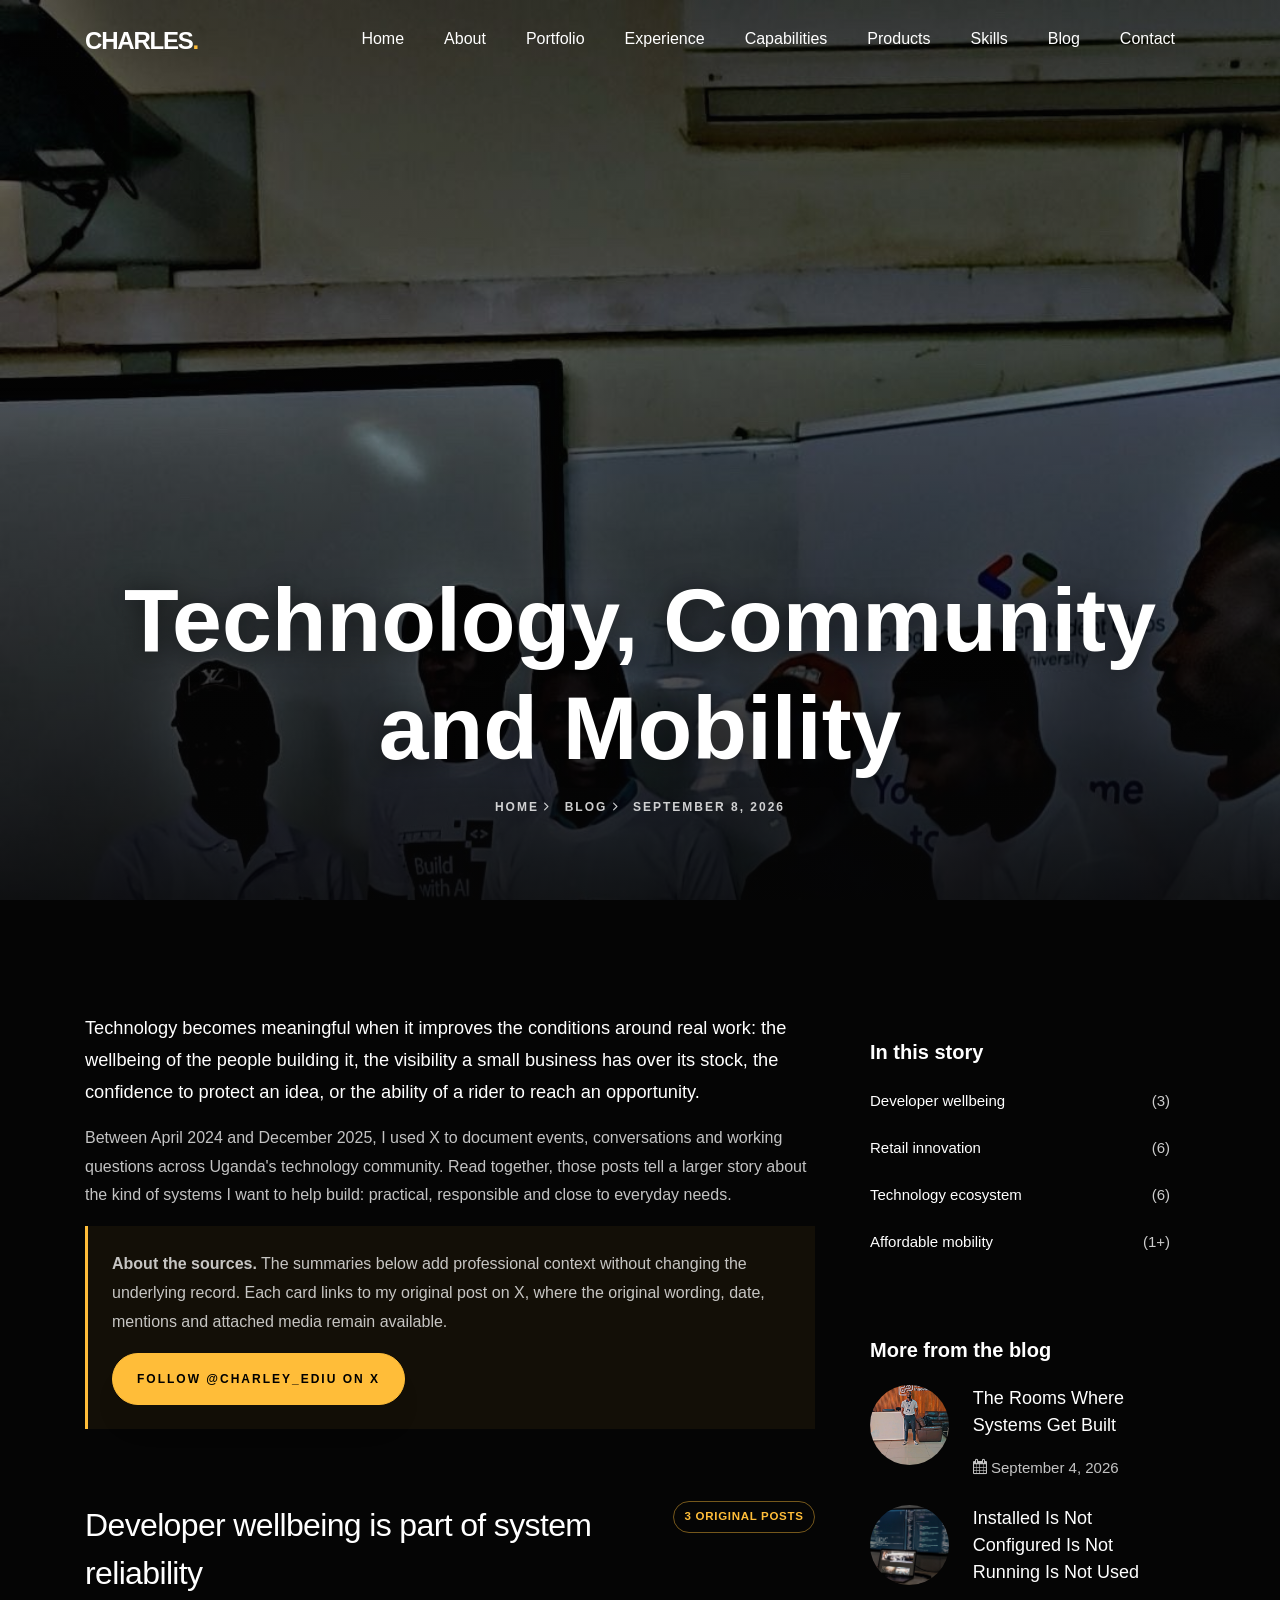
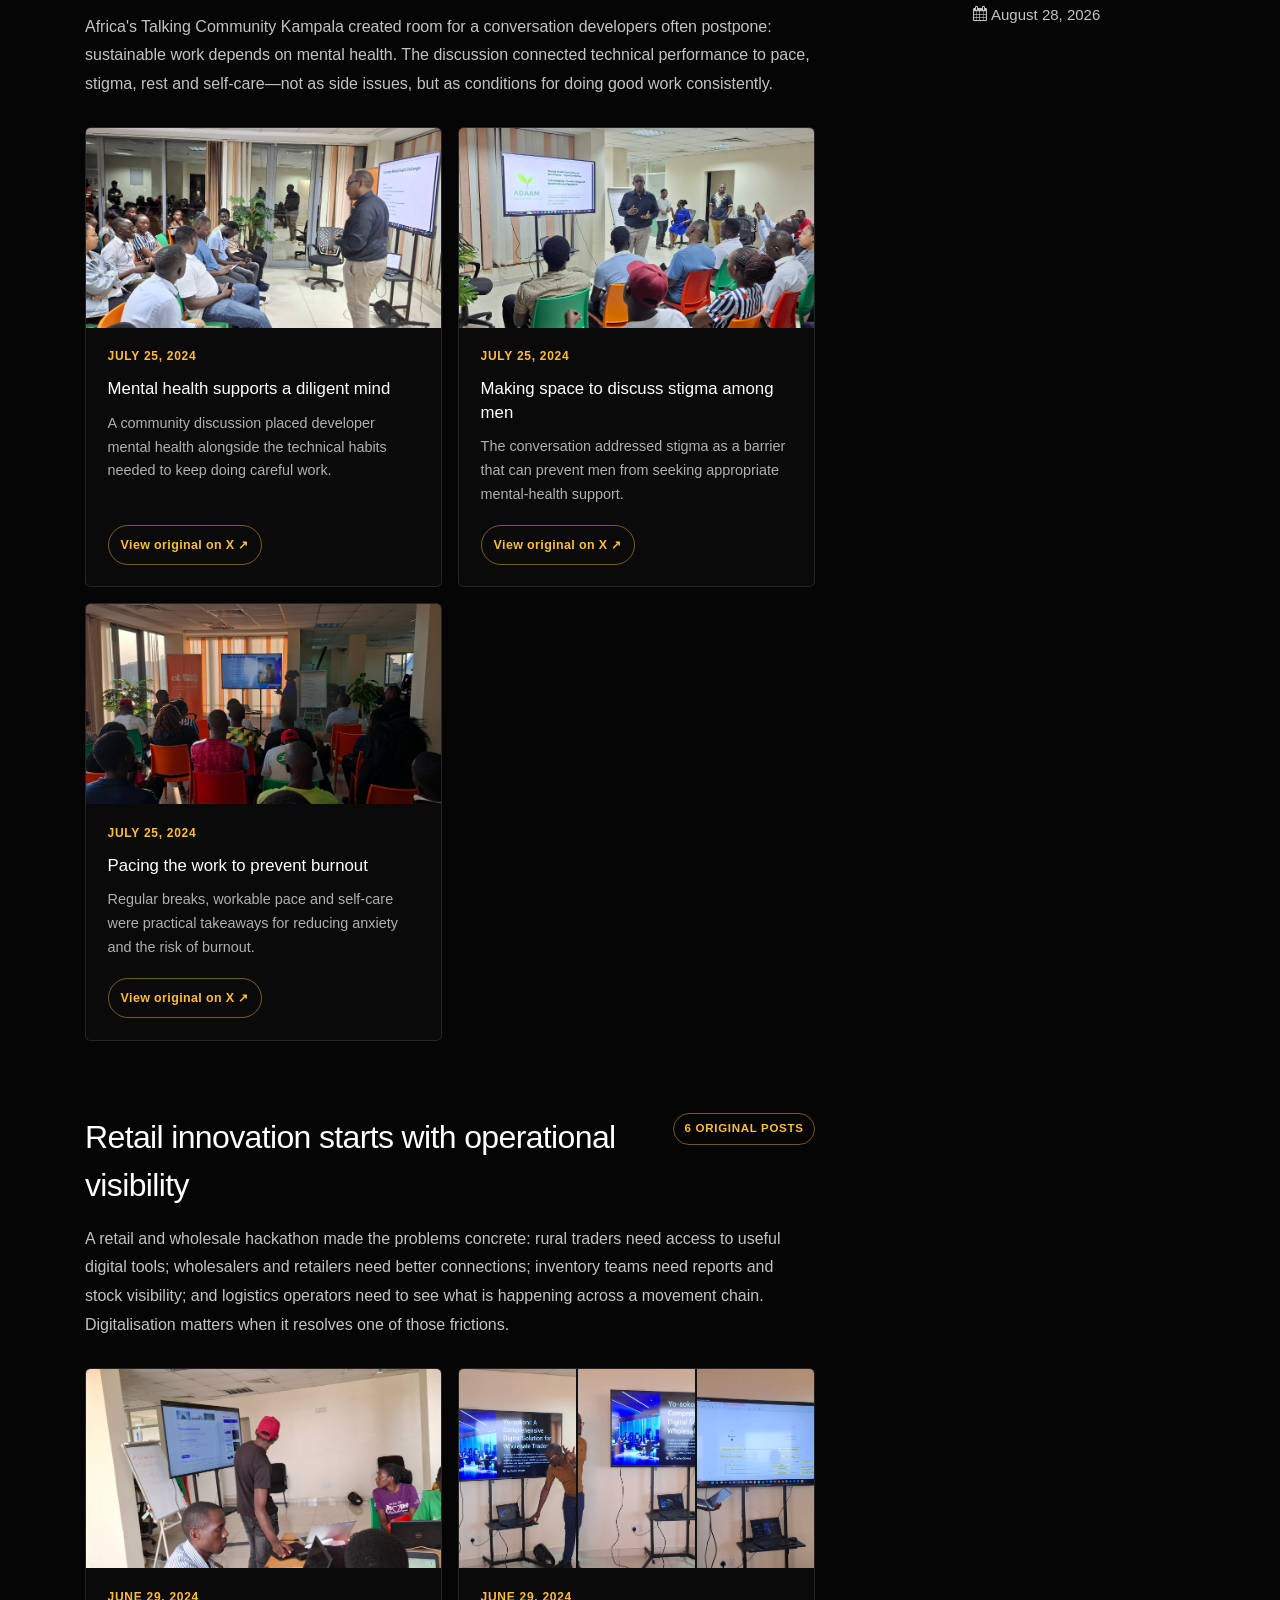
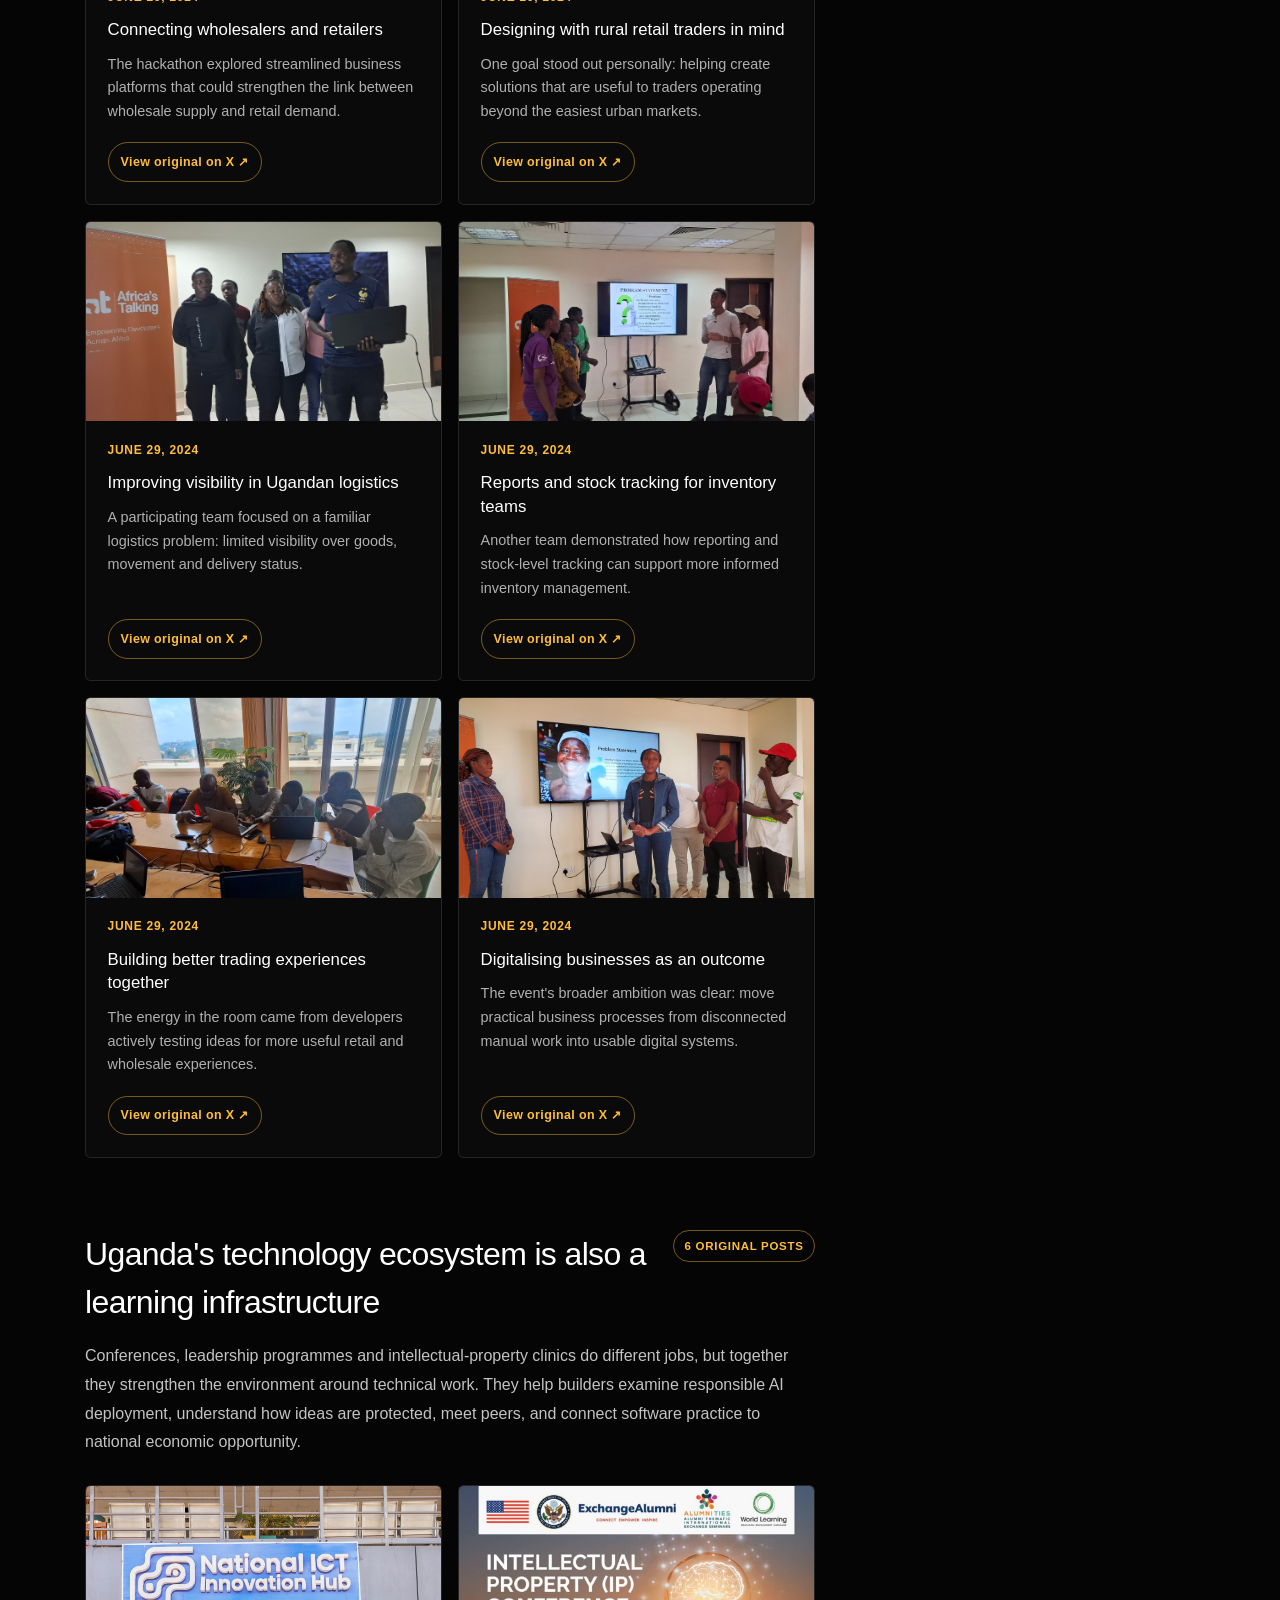
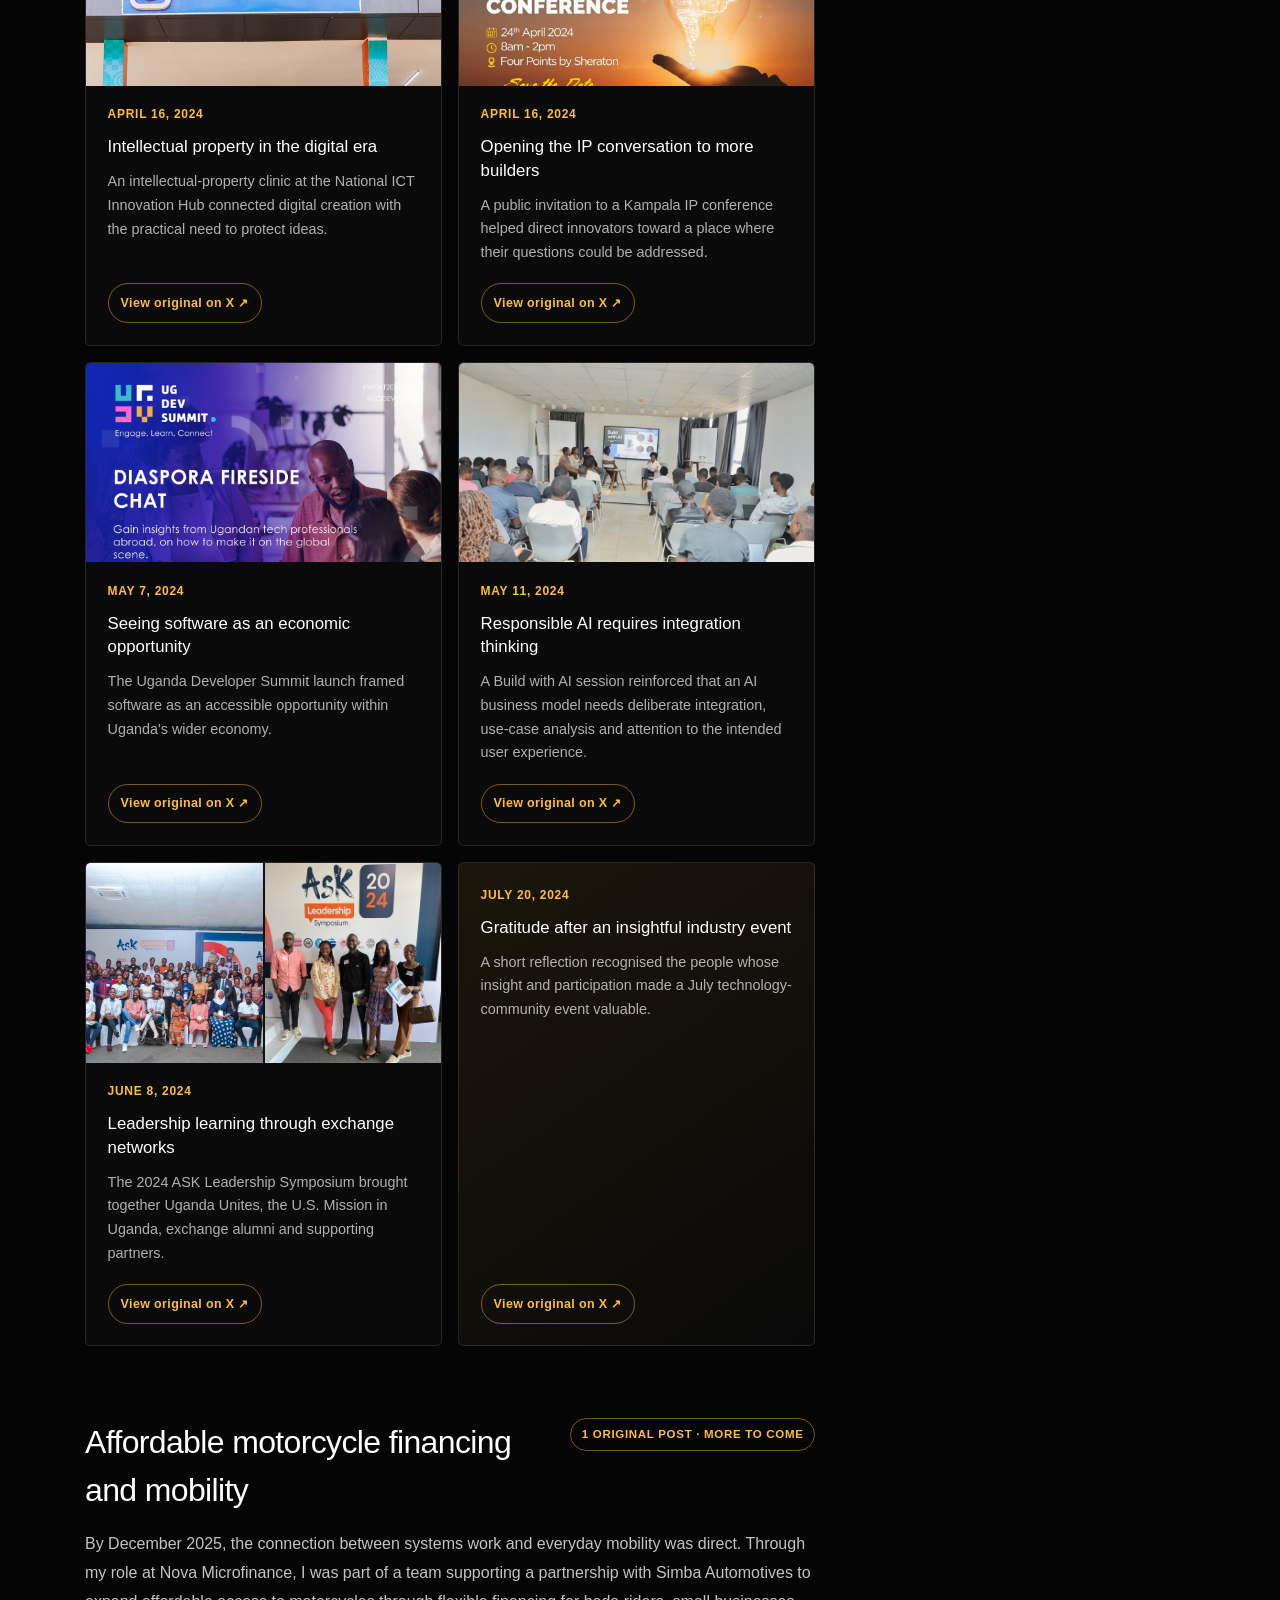
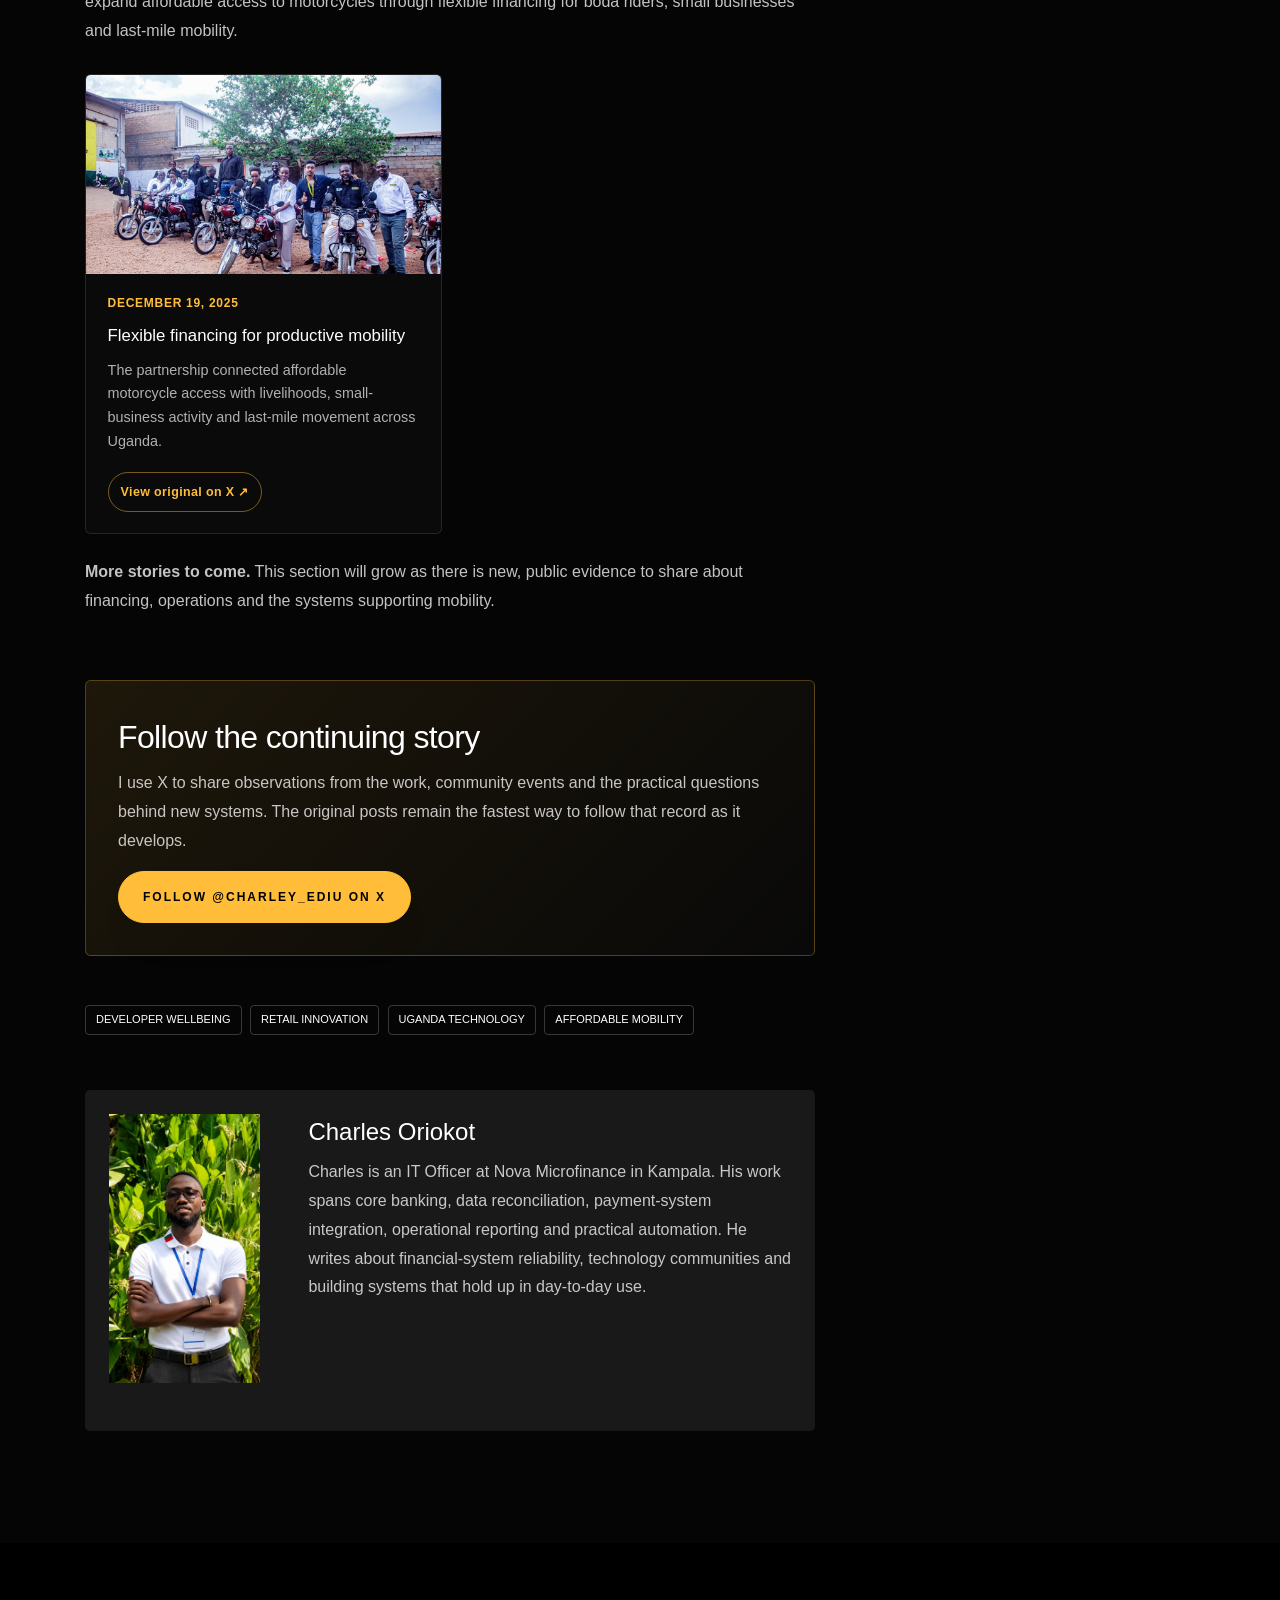
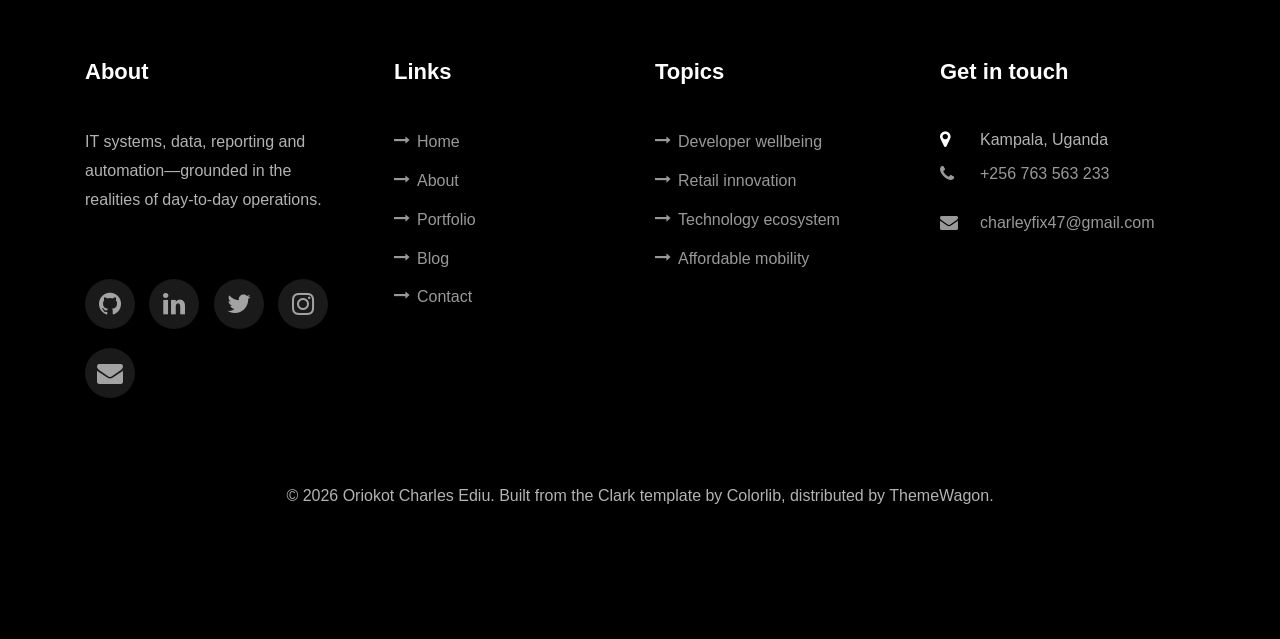
<file: technology-community-and-mobility.html>
<!DOCTYPE html>
<html lang="en">
  <head>
    <title>Technology, Community and Mobility | Charles Oriokot</title>
    <meta charset="utf-8">
    <meta name="viewport" content="width=device-width, initial-scale=1, shrink-to-fit=no">
    <meta name="description" content="Charles Oriokot revisits sixteen original posts about developer wellbeing, retail innovation, Uganda's technology ecosystem and affordable mobility.">
    <meta name="author" content="Oriokot Charles Ediu">
    <meta name="robots" content="noindex, nofollow">
    <meta name="theme-color" content="#050505">

    <link rel="icon" href="images/charles-portrait.jpg" type="image/jpeg">
    <link href="https://fonts.googleapis.com/css?family=Poppins:100,200,300,400,500,600,700,800,900" rel="stylesheet">
    <link rel="stylesheet" href="css/open-iconic-bootstrap.min.css">
    <link rel="stylesheet" href="css/animate.css">
    <link rel="stylesheet" href="css/owl.carousel.min.css">
    <link rel="stylesheet" href="css/owl.theme.default.min.css">
    <link rel="stylesheet" href="css/magnific-popup.css">
    <link rel="stylesheet" href="css/aos.css">
    <link rel="stylesheet" href="css/ionicons.min.css">
    <link rel="stylesheet" href="css/flaticon.css">
    <link rel="stylesheet" href="css/icomoon.css">
    <link rel="stylesheet" href="css/style.css">
    <link rel="stylesheet" href="css/custom.css">
  </head>
  <body data-spy="scroll" data-target=".site-navbar-target" data-offset="300">
    <a class="skip-link" href="#main-content">Skip to content</a>

    <nav class="navbar navbar-expand-lg navbar-dark ftco_navbar ftco-navbar-light site-navbar-target" id="ftco-navbar" aria-label="Primary navigation">
      <div class="container">
        <a class="navbar-brand" href="index.html" aria-label="Charles Oriokot, home">Charles<span>.</span></a>
        <button class="navbar-toggler js-fh5co-nav-toggle fh5co-nav-toggle" type="button" data-toggle="collapse" data-target="#ftco-nav" aria-controls="ftco-nav" aria-expanded="false" aria-label="Toggle navigation">
          <span class="oi oi-menu"></span> Menu
        </button>
        <div class="collapse navbar-collapse" id="ftco-nav">
          <ul class="navbar-nav nav ml-auto">
            <li class="nav-item"><a href="index.html#home-section" class="nav-link"><span>Home</span></a></li>
            <li class="nav-item"><a href="index.html#about-section" class="nav-link"><span>About</span></a></li>
            <li class="nav-item"><a href="index.html#portfolio-section" class="nav-link"><span>Portfolio</span></a></li>
            <li class="nav-item"><a href="index.html#resume-section" class="nav-link"><span>Experience</span></a></li>
            <li class="nav-item"><a href="index.html#services-section" class="nav-link"><span>Capabilities</span></a></li>
            <li class="nav-item"><a href="products.html" class="nav-link"><span>Products</span></a></li>
            <li class="nav-item"><a href="index.html#skills-section" class="nav-link"><span>Skills</span></a></li>
            <li class="nav-item"><a href="index.html#blog-section" class="nav-link"><span>Blog</span></a></li>
            <li class="nav-item"><a href="index.html#contact-section" class="nav-link"><span>Contact</span></a></li>
          </ul>
        </div>
      </div>
    </nav>

    <main id="main-content">
      <section class="hero-wrap js-fullheight" style="background-image: url('images/gdsc-build-with-ai.jpg');" data-stellar-background-ratio="0.5">
        <div class="overlay"></div>
        <div class="container">
          <div class="row no-gutters slider-text js-fullheight align-items-end justify-content-center">
            <div class="col-md-12 ftco-animate pb-5 mb-3 text-center">
              <h1 class="mb-3 bread">Technology, Community and Mobility</h1>
              <p class="breadcrumbs"><span class="mr-2"><a href="index.html">Home <i class="ion-ios-arrow-forward"></i></a></span> <span class="mr-2"><a href="index.html#blog-section">Blog <i class="ion-ios-arrow-forward"></i></a></span> <span>September 8, 2026</span></p>
            </div>
          </div>
        </div>
      </section>

      <section class="ftco-section">
        <div class="container">
          <div class="row">
            <div class="col-lg-8 ftco-animate">
              <article>
                <p class="lead-para">Technology becomes meaningful when it improves the conditions around real work: the wellbeing of the people building it, the visibility a small business has over its stock, the confidence to protect an idea, or the ability of a rider to reach an opportunity.</p>
                <p>Between April 2024 and December 2025, I used X to document events, conversations and working questions across Uganda's technology community. Read together, those posts tell a larger story about the kind of systems I want to help build: practical, responsible and close to everyday needs.</p>

                <div class="story-intro">
                  <p><strong>About the sources.</strong> The summaries below add professional context without changing the underlying record. Each card links to my original post on X, where the original wording, date, mentions and attached media remain available.</p>
                  <p><a class="btn btn-primary py-3 px-4" href="https://x.com/Charley_Ediu" target="_blank" rel="noopener noreferrer">Follow @Charley_Ediu on X</a></p>
                </div>

                <section class="story-section" id="developer-wellbeing" aria-labelledby="developer-wellbeing-title">
                  <div class="story-section-header">
                    <h2 id="developer-wellbeing-title">Developer wellbeing is part of system reliability</h2>
                    <span class="story-count">3 original posts</span>
                  </div>
                  <p>Africa's Talking Community Kampala created room for a conversation developers often postpone: sustainable work depends on mental health. The discussion connected technical performance to pace, stigma, rest and self-care—not as side issues, but as conditions for doing good work consistently.</p>
                  <div class="social-story-grid">
                    <a class="social-story-card" data-post-id="1816529552187003279" data-category="developer-wellbeing" href="https://x.com/Charley_Ediu/status/1816529552187003279" target="_blank" rel="noopener noreferrer">
                      <div class="social-story-media">
                        <img data-post-id="1816529552187003279" src="images/blog/developer-mental-health-community.jpg" alt="Community photograph shared with the original post about mental health for software developers" width="2048" height="946" loading="lazy">
                      </div>
                      <time datetime="2024-07-25">July 25, 2024</time>
                      <h3>Mental health supports a diligent mind</h3>
                      <p>A community discussion placed developer mental health alongside the technical habits needed to keep doing careful work.</p>
                      <span class="social-story-cta">View original on X <span aria-hidden="true">&nearr;</span></span>
                    </a>
                    <a class="social-story-card" data-post-id="1816532407698489534" data-category="developer-wellbeing" href="https://x.com/Charley_Ediu/status/1816532407698489534" target="_blank" rel="noopener noreferrer">
                      <div class="social-story-media">
                        <img data-post-id="1816532407698489534" src="images/blog/developer-mental-health-stigma.jpg" alt="Presentation photograph from the developer mental-health discussion in Kampala" width="2048" height="946" loading="lazy">
                      </div>
                      <time datetime="2024-07-25">July 25, 2024</time>
                      <h3>Making space to discuss stigma among men</h3>
                      <p>The conversation addressed stigma as a barrier that can prevent men from seeking appropriate mental-health support.</p>
                      <span class="social-story-cta">View original on X <span aria-hidden="true">&nearr;</span></span>
                    </a>
                    <a class="social-story-card" data-post-id="1816566977420206495" data-category="developer-wellbeing" href="https://x.com/Charley_Ediu/status/1816566977420206495" target="_blank" rel="noopener noreferrer">
                      <div class="social-story-media">
                        <img data-post-id="1816566977420206495" src="images/blog/developer-burnout-and-pace.jpg" alt="Photograph shared with the original post about breaks, self-care and developer burnout" width="2048" height="946" loading="lazy">
                      </div>
                      <time datetime="2024-07-25">July 25, 2024</time>
                      <h3>Pacing the work to prevent burnout</h3>
                      <p>Regular breaks, workable pace and self-care were practical takeaways for reducing anxiety and the risk of burnout.</p>
                      <span class="social-story-cta">View original on X <span aria-hidden="true">&nearr;</span></span>
                    </a>
                  </div>
                </section>

                <section class="story-section" id="retail-innovation" aria-labelledby="retail-innovation-title">
                  <div class="story-section-header">
                    <h2 id="retail-innovation-title">Retail innovation starts with operational visibility</h2>
                    <span class="story-count">6 original posts</span>
                  </div>
                  <p>A retail and wholesale hackathon made the problems concrete: rural traders need access to useful digital tools; wholesalers and retailers need better connections; inventory teams need reports and stock visibility; and logistics operators need to see what is happening across a movement chain. Digitalisation matters when it resolves one of those frictions.</p>
                  <div class="social-story-grid">
                    <a class="social-story-card" data-post-id="1807017545498607888" data-category="retail-innovation" href="https://x.com/Charley_Ediu/status/1807017545498607888" target="_blank" rel="noopener noreferrer">
                      <div class="social-story-media">
                        <img data-post-id="1807017545498607888" src="images/blog/retail-platform-presentation.jpg" alt="Retail-innovation presentation photograph shared with the original X post" width="2048" height="946" loading="lazy">
                      </div>
                      <time datetime="2024-06-29">June 29, 2024</time>
                      <h3>Connecting wholesalers and retailers</h3>
                      <p>The hackathon explored streamlined business platforms that could strengthen the link between wholesale supply and retail demand.</p>
                      <span class="social-story-cta">View original on X <span aria-hidden="true">&nearr;</span></span>
                    </a>
                    <a class="social-story-card" data-post-id="1807083043225469049" data-category="retail-innovation" href="https://x.com/Charley_Ediu/status/1807083043225469049" target="_blank" rel="noopener noreferrer">
                      <div class="social-story-media social-story-media--gallery">
                        <img data-post-id="1807083043225469049" src="images/blog/yo-sokoni-presentation.jpg" alt="Team Yo-Sokoni presenting its rural retail solution" width="2048" height="946" loading="lazy">
                        <img src="images/blog/yo-sokoni-team.jpg" alt="Team members beside the Yo-Sokoni presentation" width="2048" height="946" loading="lazy">
                        <img src="images/blog/yo-sokoni-planning.jpg" alt="Team Yo-Sokoni working through the retail platform design" width="2048" height="946" loading="lazy">
                      </div>
                      <time datetime="2024-06-29">June 29, 2024</time>
                      <h3>Designing with rural retail traders in mind</h3>
                      <p>One goal stood out personally: helping create solutions that are useful to traders operating beyond the easiest urban markets.</p>
                      <span class="social-story-cta">View original on X <span aria-hidden="true">&nearr;</span></span>
                    </a>
                    <a class="social-story-card" data-post-id="1807095443530162223" data-category="retail-innovation" href="https://x.com/Charley_Ediu/status/1807095443530162223" target="_blank" rel="noopener noreferrer">
                      <div class="social-story-media">
                        <img data-post-id="1807095443530162223" src="images/blog/logistics-visibility.jpg" alt="Hackathon presentation photograph shared with the logistics visibility post" width="2048" height="946" loading="lazy">
                      </div>
                      <time datetime="2024-06-29">June 29, 2024</time>
                      <h3>Improving visibility in Ugandan logistics</h3>
                      <p>A participating team focused on a familiar logistics problem: limited visibility over goods, movement and delivery status.</p>
                      <span class="social-story-cta">View original on X <span aria-hidden="true">&nearr;</span></span>
                    </a>
                    <a class="social-story-card" data-post-id="1807096380827091116" data-category="retail-innovation" href="https://x.com/Charley_Ediu/status/1807096380827091116" target="_blank" rel="noopener noreferrer">
                      <div class="social-story-media">
                        <img data-post-id="1807096380827091116" src="images/blog/inventory-reporting.jpg" alt="Inventory reporting demonstration photograph shared with the original X post" width="2048" height="946" loading="lazy">
                      </div>
                      <time datetime="2024-06-29">June 29, 2024</time>
                      <h3>Reports and stock tracking for inventory teams</h3>
                      <p>Another team demonstrated how reporting and stock-level tracking can support more informed inventory management.</p>
                      <span class="social-story-cta">View original on X <span aria-hidden="true">&nearr;</span></span>
                    </a>
                    <a class="social-story-card" data-post-id="1807098005784301988" data-category="retail-innovation" href="https://x.com/Charley_Ediu/status/1807098005784301988" target="_blank" rel="noopener noreferrer">
                      <div class="social-story-media">
                        <img data-post-id="1807098005784301988" src="images/blog/retail-hackathon-builders.jpg" alt="Developers working at laptops during the retail and wholesale hackathon" width="2048" height="944" loading="lazy">
                      </div>
                      <time datetime="2024-06-29">June 29, 2024</time>
                      <h3>Building better trading experiences together</h3>
                      <p>The energy in the room came from developers actively testing ideas for more useful retail and wholesale experiences.</p>
                      <span class="social-story-cta">View original on X <span aria-hidden="true">&nearr;</span></span>
                    </a>
                    <a class="social-story-card" data-post-id="1807099673972277629" data-category="retail-innovation" href="https://x.com/Charley_Ediu/status/1807099673972277629" target="_blank" rel="noopener noreferrer">
                      <div class="social-story-media">
                        <img data-post-id="1807099673972277629" src="images/blog/business-digitalisation.jpg" alt="Retail-innovation team photograph shared with the business digitalisation post" width="2048" height="1152" loading="lazy">
                      </div>
                      <time datetime="2024-06-29">June 29, 2024</time>
                      <h3>Digitalising businesses as an outcome</h3>
                      <p>The event's broader ambition was clear: move practical business processes from disconnected manual work into usable digital systems.</p>
                      <span class="social-story-cta">View original on X <span aria-hidden="true">&nearr;</span></span>
                    </a>
                  </div>
                </section>

                <section class="story-section" id="technology-ecosystem" aria-labelledby="technology-ecosystem-title">
                  <div class="story-section-header">
                    <h2 id="technology-ecosystem-title">Uganda's technology ecosystem is also a learning infrastructure</h2>
                    <span class="story-count">6 original posts</span>
                  </div>
                  <p>Conferences, leadership programmes and intellectual-property clinics do different jobs, but together they strengthen the environment around technical work. They help builders examine responsible AI deployment, understand how ideas are protected, meet peers, and connect software practice to national economic opportunity.</p>
                  <div class="social-story-grid">
                    <a class="social-story-card" data-post-id="1780148834707837028" data-category="technology-ecosystem" href="https://x.com/Charley_Ediu/status/1780148834707837028" target="_blank" rel="noopener noreferrer">
                      <div class="social-story-media">
                        <img data-post-id="1780148834707837028" src="images/blog/ursb-intellectual-property-clinic.jpg" alt="Photograph from the intellectual-property clinic at Uganda's National ICT Innovation Hub" width="1365" height="2048" loading="lazy">
                      </div>
                      <time datetime="2024-04-16">April 16, 2024</time>
                      <h3>Intellectual property in the digital era</h3>
                      <p>An intellectual-property clinic at the National ICT Innovation Hub connected digital creation with the practical need to protect ideas.</p>
                      <span class="social-story-cta">View original on X <span aria-hidden="true">&nearr;</span></span>
                    </a>
                    <a class="social-story-card" data-post-id="1780152453389791522" data-category="technology-ecosystem" href="https://x.com/Charley_Ediu/status/1780152453389791522" target="_blank" rel="noopener noreferrer">
                      <div class="social-story-media">
                        <img data-post-id="1780152453389791522" src="images/blog/ip-conference-invitation.jpg" alt="Intellectual-property conference image shared with the original invitation post" width="1080" height="1080" loading="lazy">
                      </div>
                      <time datetime="2024-04-16">April 16, 2024</time>
                      <h3>Opening the IP conversation to more builders</h3>
                      <p>A public invitation to a Kampala IP conference helped direct innovators toward a place where their questions could be addressed.</p>
                      <span class="social-story-cta">View original on X <span aria-hidden="true">&nearr;</span></span>
                    </a>
                    <a class="social-story-card" data-post-id="1787759792544534756" data-category="technology-ecosystem" href="https://x.com/Charley_Ediu/status/1787759792544534756" target="_blank" rel="noopener noreferrer">
                      <div class="social-story-media">
                        <img data-post-id="1787759792544534756" src="images/blog/uganda-developer-summit.jpg" alt="Uganda Developer Summit image shared with the original X post" width="2048" height="2048" loading="lazy">
                      </div>
                      <time datetime="2024-05-07">May 7, 2024</time>
                      <h3>Seeing software as an economic opportunity</h3>
                      <p>The Uganda Developer Summit launch framed software as an accessible opportunity within Uganda's wider economy.</p>
                      <span class="social-story-cta">View original on X <span aria-hidden="true">&nearr;</span></span>
                    </a>
                    <a class="social-story-card" data-post-id="1789248281161122287" data-category="technology-ecosystem" href="https://x.com/Charley_Ediu/status/1789248281161122287" target="_blank" rel="noopener noreferrer">
                      <div class="social-story-media">
                        <img data-post-id="1789248281161122287" src="images/blog/build-with-ai.jpg" alt="Build with AI event photograph shared with the original post" width="1920" height="1280" loading="lazy">
                      </div>
                      <time datetime="2024-05-11">May 11, 2024</time>
                      <h3>Responsible AI requires integration thinking</h3>
                      <p>A Build with AI session reinforced that an AI business model needs deliberate integration, use-case analysis and attention to the intended user experience.</p>
                      <span class="social-story-cta">View original on X <span aria-hidden="true">&nearr;</span></span>
                    </a>
                    <a class="social-story-card" data-post-id="1799561001282457934" data-category="technology-ecosystem" href="https://x.com/Charley_Ediu/status/1799561001282457934" target="_blank" rel="noopener noreferrer">
                      <div class="social-story-media social-story-media--gallery social-story-media--gallery-two">
                        <img data-post-id="1799561001282457934" src="images/blog/ask-leadership-symposium-group.jpg" alt="Participants gathered at the 2024 ASK Leadership Symposium" width="2048" height="1366" loading="lazy">
                        <img src="images/blog/ask-leadership-symposium-discussion.jpg" alt="Charles Oriokot taking part in a small-group discussion at the ASK Leadership Symposium" width="1536" height="2048" loading="lazy">
                      </div>
                      <time datetime="2024-06-08">June 8, 2024</time>
                      <h3>Leadership learning through exchange networks</h3>
                      <p>The 2024 ASK Leadership Symposium brought together Uganda Unites, the U.S. Mission in Uganda, exchange alumni and supporting partners.</p>
                      <span class="social-story-cta">View original on X <span aria-hidden="true">&nearr;</span></span>
                    </a>
                    <a class="social-story-card social-story-card--text-only" data-post-id="1814530869723283920" data-category="technology-ecosystem" href="https://x.com/Charley_Ediu/status/1814530869723283920" target="_blank" rel="noopener noreferrer">
                      <time datetime="2024-07-20">July 20, 2024</time>
                      <h3>Gratitude after an insightful industry event</h3>
                      <p>A short reflection recognised the people whose insight and participation made a July technology-community event valuable.</p>
                      <span class="social-story-cta">View original on X <span aria-hidden="true">&nearr;</span></span>
                    </a>
                  </div>
                </section>

                <section class="story-section" id="affordable-mobility" aria-labelledby="affordable-mobility-title">
                  <div class="story-section-header">
                    <h2 id="affordable-mobility-title">Affordable motorcycle financing and mobility</h2>
                    <span class="story-count">1 original post · more to come</span>
                  </div>
                  <p>By December 2025, the connection between systems work and everyday mobility was direct. Through my role at Nova Microfinance, I was part of a team supporting a partnership with Simba Automotives to expand affordable access to motorcycles through flexible financing for boda riders, small businesses and last-mile mobility.</p>
                  <div class="social-story-grid">
                    <a class="social-story-card" data-post-id="2001976141452816546" data-category="affordable-mobility" href="https://x.com/Charley_Ediu/status/2001976141452816546" target="_blank" rel="noopener noreferrer">
                      <div class="social-story-media">
                        <img data-post-id="2001976141452816546" src="images/blog/nova-simba-affordable-mobility.jpg" alt="Nova Microfinance and Simba Automotives partnership image shared with the original X post" width="1000" height="667" loading="lazy">
                      </div>
                      <time datetime="2025-12-19">December 19, 2025</time>
                      <h3>Flexible financing for productive mobility</h3>
                      <p>The partnership connected affordable motorcycle access with livelihoods, small-business activity and last-mile movement across Uganda.</p>
                      <span class="social-story-cta">View original on X <span aria-hidden="true">&nearr;</span></span>
                    </a>
                  </div>
                  <p class="mt-4"><strong>More stories to come.</strong> This section will grow as there is new, public evidence to share about financing, operations and the systems supporting mobility.</p>
                </section>

                <div class="story-follow">
                  <h2>Follow the continuing story</h2>
                  <p>I use X to share observations from the work, community events and the practical questions behind new systems. The original posts remain the fastest way to follow that record as it develops.</p>
                  <a class="btn btn-primary py-3 px-4" href="https://x.com/Charley_Ediu" target="_blank" rel="noopener noreferrer">Follow @Charley_Ediu on X</a>
                </div>
              </article>

              <div class="tag-widget post-tag-container mb-5 mt-5">
                <div class="tagcloud">
                  <a href="#developer-wellbeing" class="tag-cloud-link">Developer wellbeing</a>
                  <a href="#retail-innovation" class="tag-cloud-link">Retail innovation</a>
                  <a href="#technology-ecosystem" class="tag-cloud-link">Uganda technology</a>
                  <a href="#affordable-mobility" class="tag-cloud-link">Affordable mobility</a>
                </div>
              </div>

              <div class="about-author d-flex p-4 bg-dark">
                <div class="bio mr-5">
                  <img src="images/charles-portrait.jpg" alt="Portrait of Charles Oriokot" class="img-fluid mb-4">
                </div>
                <div class="desc">
                  <h3>Charles Oriokot</h3>
                  <p>Charles is an IT Officer at Nova Microfinance in Kampala. His work spans core banking, data reconciliation, payment-system integration, operational reporting and practical automation. He writes about financial-system reliability, technology communities and building systems that hold up in day-to-day use.</p>
                </div>
              </div>
            </div>

            <aside class="col-lg-4 sidebar ftco-animate" aria-label="Article navigation">
              <div class="sidebar-box ftco-animate">
                <h3 class="heading-sidebar">In this story</h3>
                <ul class="categories">
                  <li><a href="#developer-wellbeing">Developer wellbeing <span>(3)</span></a></li>
                  <li><a href="#retail-innovation">Retail innovation <span>(6)</span></a></li>
                  <li><a href="#technology-ecosystem">Technology ecosystem <span>(6)</span></a></li>
                  <li><a href="#affordable-mobility">Affordable mobility <span>(1+)</span></a></li>
                </ul>
              </div>
              <div class="sidebar-box ftco-animate">
                <h3 class="heading-sidebar">More from the blog</h3>
                <div class="block-21 mb-4 d-flex">
                  <a class="blog-img mr-4" href="the-rooms-where-systems-get-built.html" style="background-image: url(images/ict-hub-reception.jpg);" aria-hidden="true" tabindex="-1"></a>
                  <div class="text">
                    <h3 class="heading"><a href="the-rooms-where-systems-get-built.html">The Rooms Where Systems Get Built</a></h3>
                    <div class="meta"><div><span class="icon-calendar"></span> September 4, 2026</div></div>
                  </div>
                </div>
                <div class="block-21 mb-4 d-flex">
                  <a class="blog-img mr-4" href="installed-is-not-running.html" style="background-image: url(images/image_1.jpg);" aria-hidden="true" tabindex="-1"></a>
                  <div class="text">
                    <h3 class="heading"><a href="installed-is-not-running.html">Installed Is Not Configured Is Not Running Is Not Used</a></h3>
                    <div class="meta"><div><span class="icon-calendar"></span> August 28, 2026</div></div>
                  </div>
                </div>
              </div>
            </aside>
          </div>
        </div>
      </section>
    </main>

    <footer class="ftco-footer ftco-section">
      <div class="container">
        <div class="row mb-5">
          <div class="col-md">
            <div class="ftco-footer-widget mb-4">
              <h2 class="ftco-heading-2">About</h2>
              <p>IT systems, data, reporting and automation—grounded in the realities of day-to-day operations.</p>
              <ul class="ftco-footer-social list-unstyled float-md-left float-lft mt-5">
                <li class="ftco-animate"><a href="https://github.com/Chrl3y" target="_blank" rel="noopener noreferrer" aria-label="Charles Oriokot on GitHub"><span class="icon-github"></span></a></li>
                <li class="ftco-animate"><a href="https://www.linkedin.com/in/charles-oriokot-b3a610312" target="_blank" rel="noopener noreferrer" aria-label="Charles Oriokot on LinkedIn"><span class="icon-linkedin"></span></a></li>
                <li class="ftco-animate"><a href="https://x.com/Charley_Ediu" target="_blank" rel="noopener noreferrer" aria-label="Charles Oriokot on X"><span class="icon-twitter"></span></a></li>
                <li class="ftco-animate"><a href="https://www.instagram.com/chuck_eternal" target="_blank" rel="noopener noreferrer" aria-label="Charles Oriokot on Instagram"><span class="icon-instagram"></span></a></li>
                <li class="ftco-animate"><a href="mailto:charleyfix47@gmail.com" aria-label="Email Charles Oriokot"><span class="icon-envelope"></span></a></li>
              </ul>
            </div>
          </div>
          <div class="col-md">
            <div class="ftco-footer-widget mb-4 ml-md-4">
              <h2 class="ftco-heading-2">Links</h2>
              <ul class="list-unstyled">
                <li><a href="index.html#home-section"><span class="icon-long-arrow-right mr-2"></span>Home</a></li>
                <li><a href="index.html#about-section"><span class="icon-long-arrow-right mr-2"></span>About</a></li>
                <li><a href="index.html#portfolio-section"><span class="icon-long-arrow-right mr-2"></span>Portfolio</a></li>
                <li><a href="index.html#blog-section"><span class="icon-long-arrow-right mr-2"></span>Blog</a></li>
                <li><a href="index.html#contact-section"><span class="icon-long-arrow-right mr-2"></span>Contact</a></li>
              </ul>
            </div>
          </div>
          <div class="col-md">
            <div class="ftco-footer-widget mb-4">
              <h2 class="ftco-heading-2">Topics</h2>
              <ul class="list-unstyled">
                <li><a href="#developer-wellbeing"><span class="icon-long-arrow-right mr-2"></span>Developer wellbeing</a></li>
                <li><a href="#retail-innovation"><span class="icon-long-arrow-right mr-2"></span>Retail innovation</a></li>
                <li><a href="#technology-ecosystem"><span class="icon-long-arrow-right mr-2"></span>Technology ecosystem</a></li>
                <li><a href="#affordable-mobility"><span class="icon-long-arrow-right mr-2"></span>Affordable mobility</a></li>
              </ul>
            </div>
          </div>
          <div class="col-md">
            <div class="ftco-footer-widget mb-4">
              <h2 class="ftco-heading-2">Get in touch</h2>
              <div class="block-23 mb-3">
                <ul>
                  <li><span class="icon icon-map-marker"></span><span class="text">Kampala, Uganda</span></li>
                  <li><a href="tel:+256763563233"><span class="icon icon-phone"></span><span class="text">+256 763 563 233</span></a></li>
                  <li><a href="mailto:charleyfix47@gmail.com"><span class="icon icon-envelope"></span><span class="text">charleyfix47@gmail.com</span></a></li>
                </ul>
              </div>
            </div>
          </div>
        </div>
        <div class="row">
          <div class="col-md-12 text-center">
            <p>&copy; <span id="current-year">2026</span> Oriokot Charles Ediu. Built from the Clark template by Colorlib, distributed by ThemeWagon.</p>
          </div>
        </div>
      </div>
    </footer>

    <div id="ftco-loader" class="show fullscreen" role="status" aria-label="Loading article">
      <svg class="circular" width="48px" height="48px">
        <circle class="path-bg" cx="24" cy="24" r="22" fill="none" stroke-width="4" stroke="#eeeeee"/>
        <circle class="path" cx="24" cy="24" r="22" fill="none" stroke-width="4" stroke-miterlimit="10" stroke="#ffbd39"/>
      </svg>
    </div>

    <script src="js/jquery.min.js"></script>
    <script src="js/jquery-migrate-3.0.1.min.js"></script>
    <script src="js/popper.min.js"></script>
    <script src="js/bootstrap.min.js"></script>
    <script src="js/jquery.easing.1.3.js"></script>
    <script src="js/jquery.waypoints.min.js"></script>
    <script src="js/jquery.stellar.min.js"></script>
    <script src="js/owl.carousel.min.js"></script>
    <script src="js/jquery.magnific-popup.min.js"></script>
    <script src="js/aos.js"></script>
    <script src="js/jquery.animateNumber.min.js"></script>
    <script src="js/scrollax.min.js"></script>
    <script src="js/main.js"></script>
    <script src="js/portfolio.js"></script>
  </body>
</html>
</file>
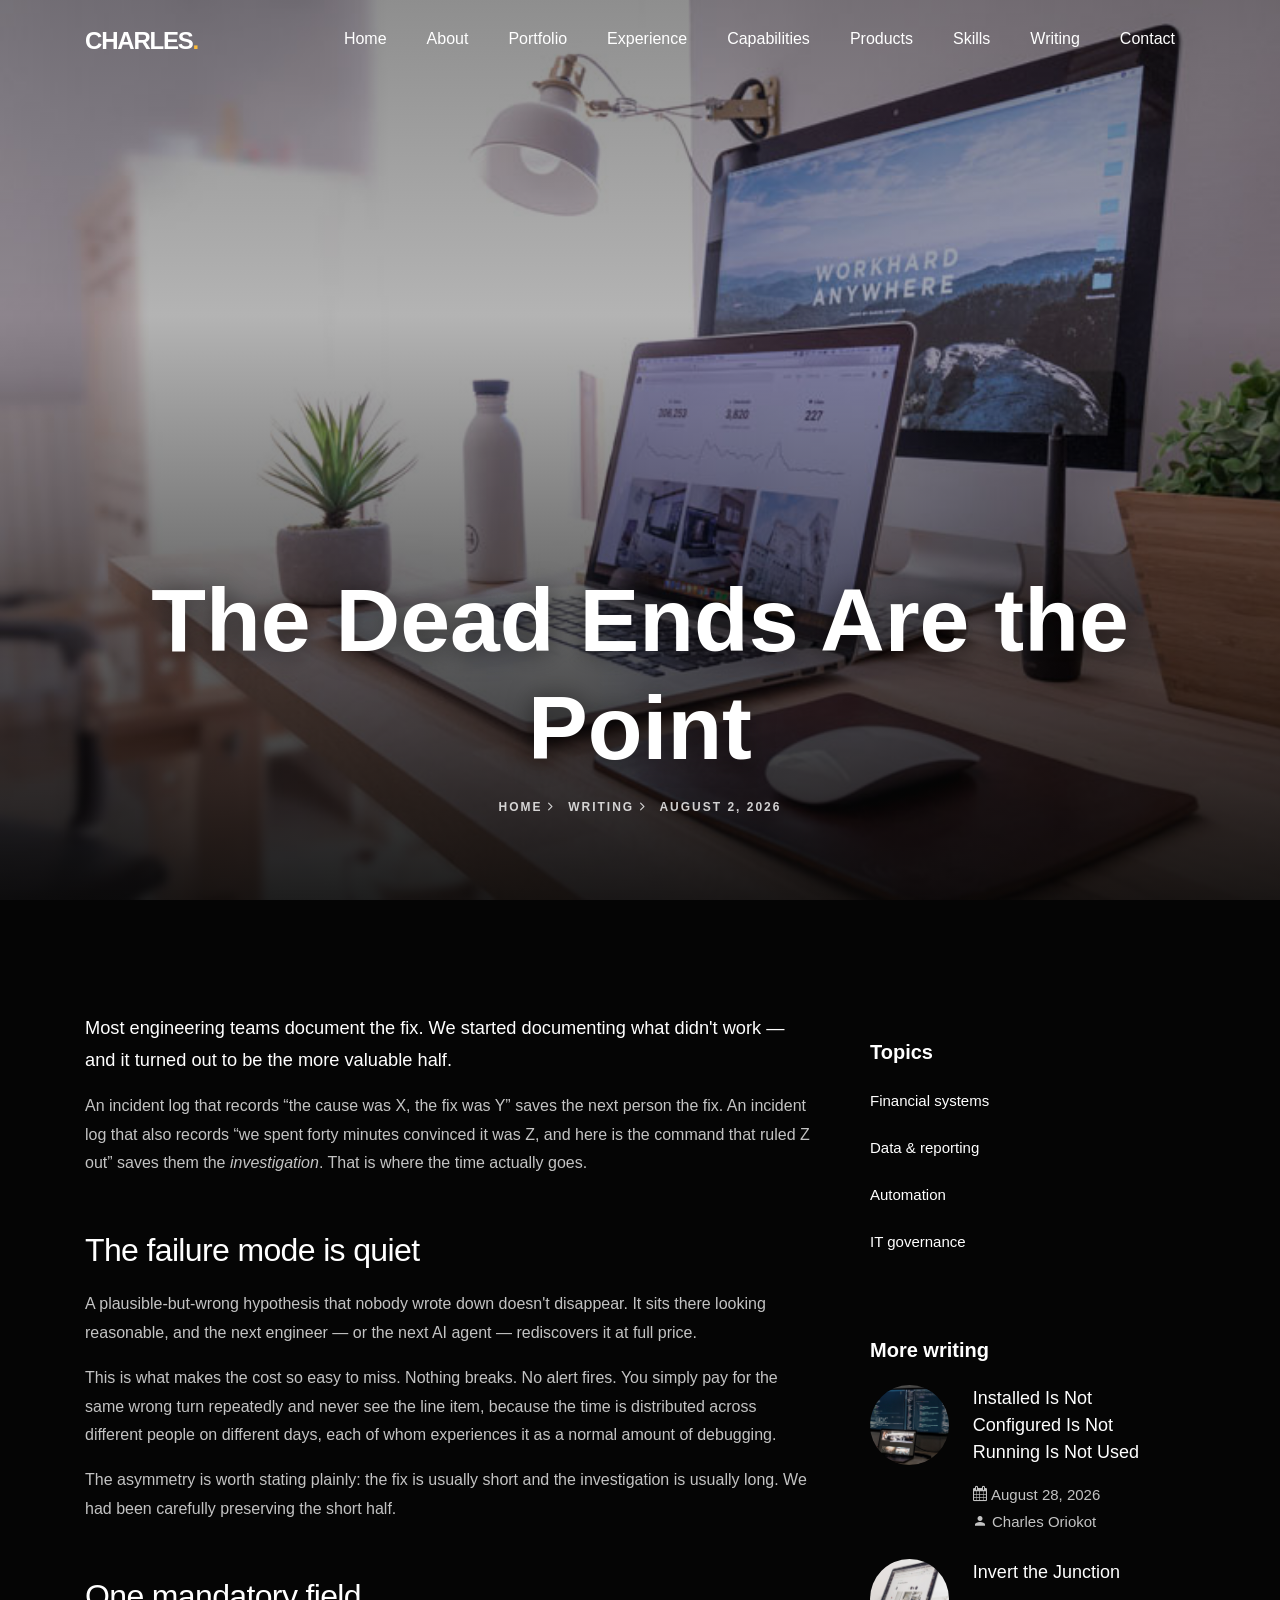
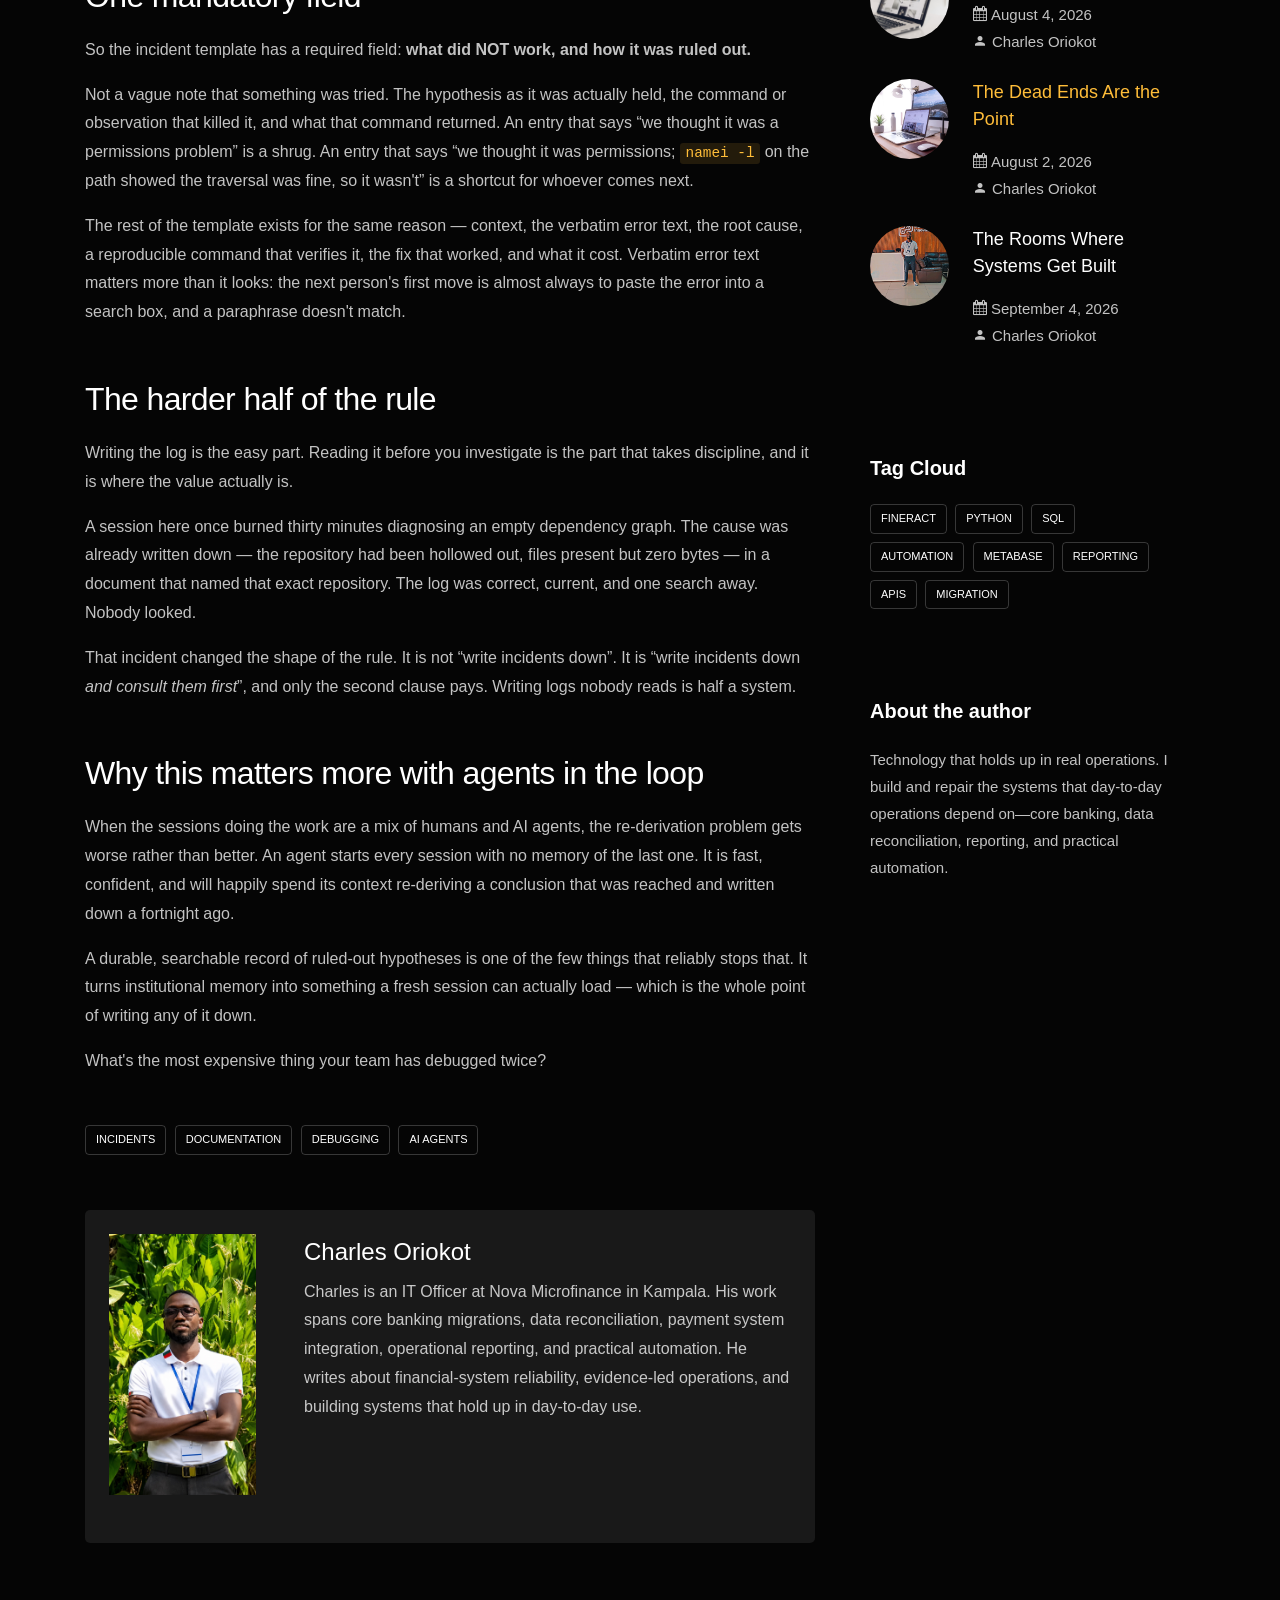
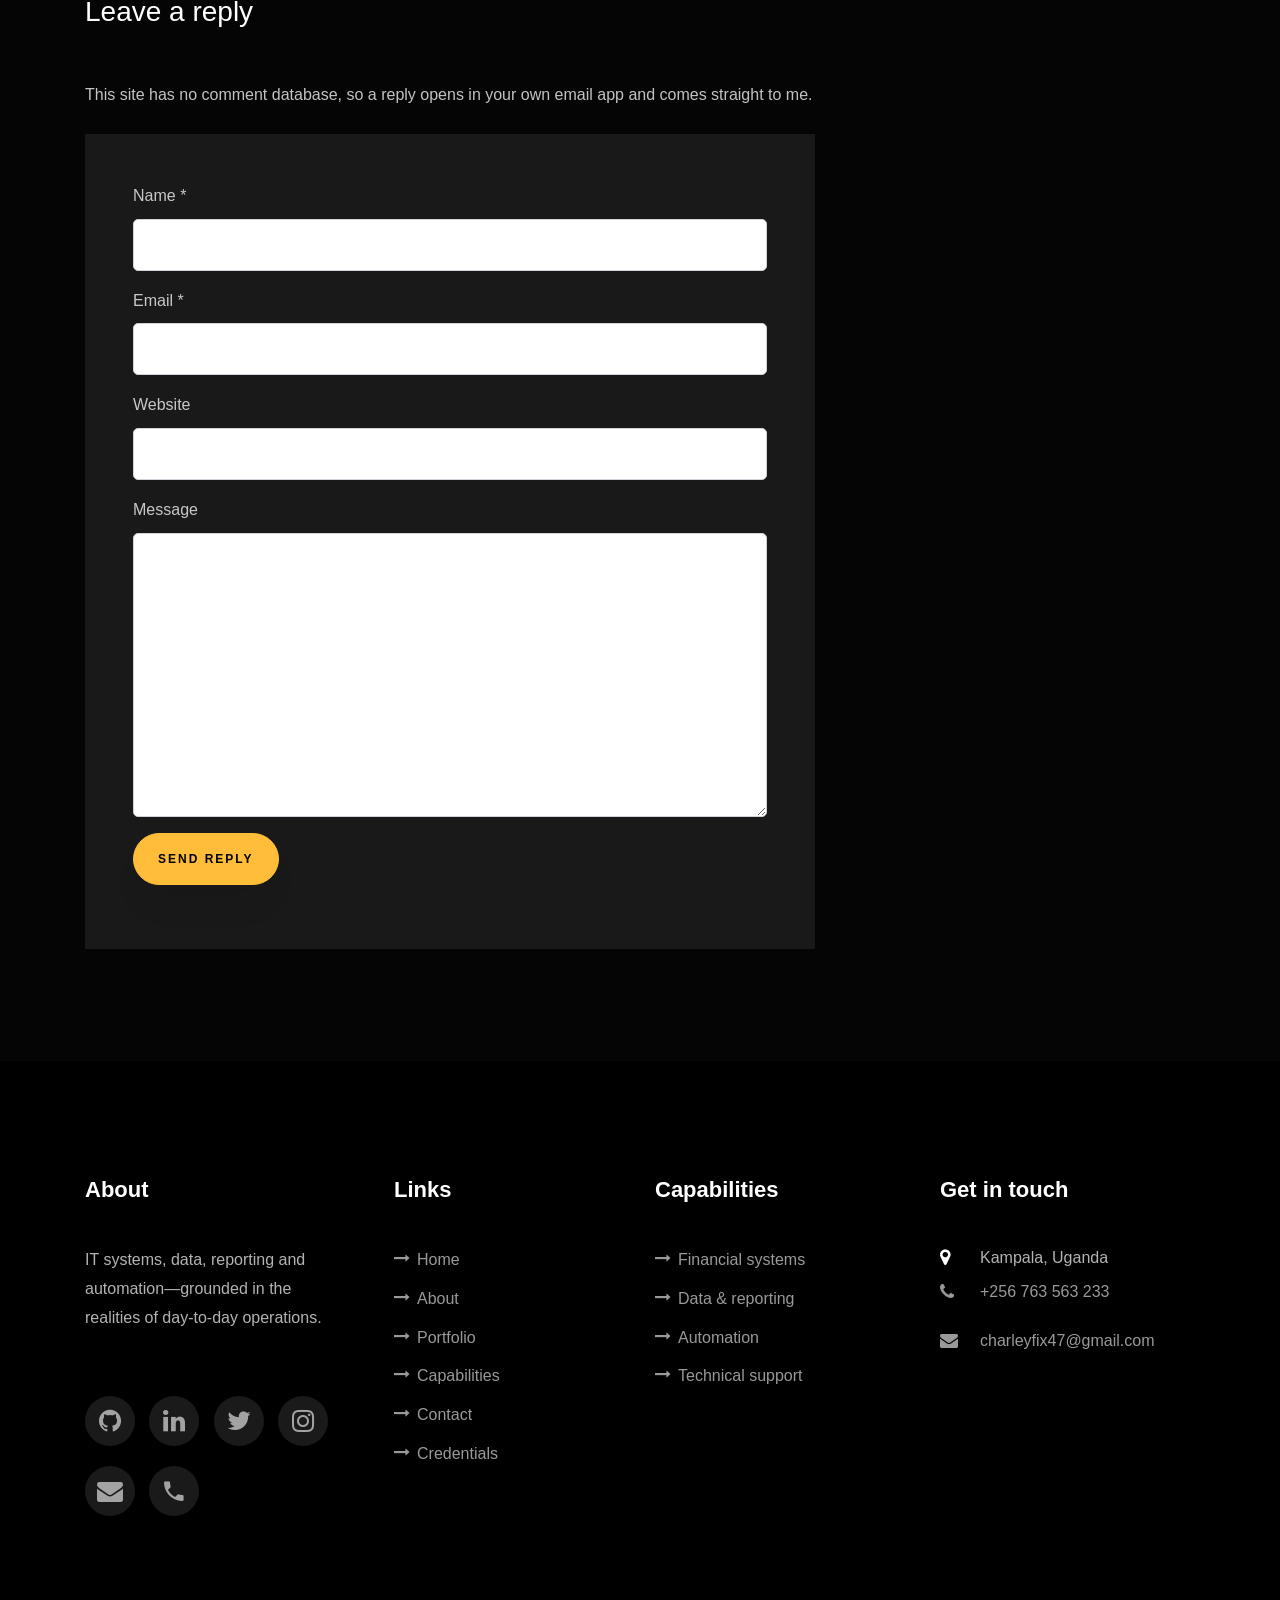
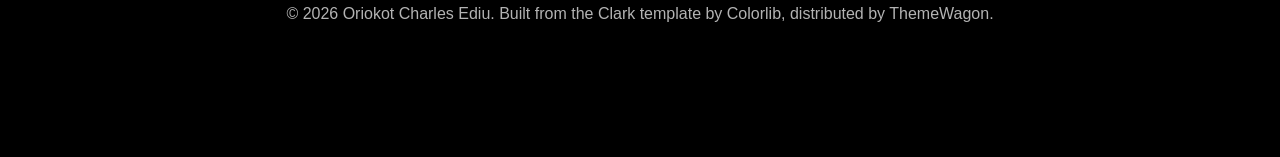
<file: the-dead-ends-are-the-point.html>
<!DOCTYPE html>
<html lang="en">
  <head>
    <title>The Dead Ends Are the Point | Charles Oriokot</title>
    <meta charset="utf-8">
    <meta name="viewport" content="width=device-width, initial-scale=1, shrink-to-fit=no">
    <meta name="description" content="Why an incident log should record the hypotheses that were wrong, not just the fix that worked — and why reading it first is the harder half of the rule.">
    <meta name="author" content="Oriokot Charles Ediu">
    <meta name="robots" content="noindex, nofollow">
    <meta name="theme-color" content="#050505">

    <link rel="icon" href="images/charles-portrait.jpg" type="image/jpeg">

    <link href="https://fonts.googleapis.com/css?family=Poppins:100,200,300,400,500,600,700,800,900" rel="stylesheet">

    <link rel="stylesheet" href="css/open-iconic-bootstrap.min.css">
    <link rel="stylesheet" href="css/animate.css">

    <link rel="stylesheet" href="css/owl.carousel.min.css">
    <link rel="stylesheet" href="css/owl.theme.default.min.css">
    <link rel="stylesheet" href="css/magnific-popup.css">

    <link rel="stylesheet" href="css/aos.css">

    <link rel="stylesheet" href="css/ionicons.min.css">

    <link rel="stylesheet" href="css/flaticon.css">
    <link rel="stylesheet" href="css/icomoon.css">
    <link rel="stylesheet" href="css/style.css">
    <link rel="stylesheet" href="css/custom.css">
  </head>
  <body data-spy="scroll" data-target=".site-navbar-target" data-offset="300">
    <a class="skip-link" href="#main-content">Skip to content</a>

    <nav class="navbar navbar-expand-lg navbar-dark ftco_navbar ftco-navbar-light site-navbar-target" id="ftco-navbar" aria-label="Primary navigation">
      <div class="container">
        <a class="navbar-brand" href="index.html" aria-label="Charles Oriokot, home">Charles<span>.</span></a>
        <button class="navbar-toggler js-fh5co-nav-toggle fh5co-nav-toggle" type="button" data-toggle="collapse" data-target="#ftco-nav" aria-controls="ftco-nav" aria-expanded="false" aria-label="Toggle navigation">
          <span class="oi oi-menu"></span> Menu
        </button>

        <div class="collapse navbar-collapse" id="ftco-nav">
          <ul class="navbar-nav nav ml-auto">
            <li class="nav-item"><a href="index.html#home-section" class="nav-link"><span>Home</span></a></li>
            <li class="nav-item"><a href="index.html#about-section" class="nav-link"><span>About</span></a></li>
            <li class="nav-item"><a href="index.html#portfolio-section" class="nav-link"><span>Portfolio</span></a></li>
            <li class="nav-item"><a href="index.html#resume-section" class="nav-link"><span>Experience</span></a></li>
            <li class="nav-item"><a href="index.html#services-section" class="nav-link"><span>Capabilities</span></a></li>
            <li class="nav-item"><a href="products.html" class="nav-link"><span>Products</span></a></li>
            <li class="nav-item"><a href="index.html#skills-section" class="nav-link"><span>Skills</span></a></li>
            <li class="nav-item"><a href="index.html#blog-section" class="nav-link"><span>Writing</span></a></li>
            <li class="nav-item"><a href="index.html#contact-section" class="nav-link"><span>Contact</span></a></li>
          </ul>
        </div>
      </div>
    </nav>
    <main id="main-content">
	  <section class="hero-wrap js-fullheight" style="background-image: url('images/image_3.jpg');" data-stellar-background-ratio="0.5">
      <div class="overlay"></div>
      <div class="container">
        <div class="row no-gutters slider-text js-fullheight align-items-end justify-content-center">
          <div class="col-md-12 ftco-animate pb-5 mb-3 text-center">
            <h1 class="mb-3 bread">The Dead Ends Are the Point</h1>
            <p class="breadcrumbs"><span class="mr-2"><a href="index.html">Home <i class="ion-ios-arrow-forward"></i></a></span> <span class="mr-2"><a href="index.html#blog-section">Writing <i class="ion-ios-arrow-forward"></i></a></span> <span>August 2, 2026</span></p>
          </div>
        </div>
      </div>
    </section>

    <section class="ftco-section">
      <div class="container">
        <div class="row">
          <div class="col-lg-8 ftco-animate">
            <article>
            <p class="lead-para">Most engineering teams document the fix. We started documenting what didn't work &mdash; and it turned out to be the more valuable half.</p>
            <p>An incident log that records &ldquo;the cause was X, the fix was Y&rdquo; saves the next person the fix. An incident log that also records &ldquo;we spent forty minutes convinced it was Z, and here is the command that ruled Z out&rdquo; saves them the <em>investigation</em>. That is where the time actually goes.</p>

            <h2 class="mb-3 mt-5">The failure mode is quiet</h2>
            <p>A plausible-but-wrong hypothesis that nobody wrote down doesn't disappear. It sits there looking reasonable, and the next engineer &mdash; or the next AI agent &mdash; rediscovers it at full price.</p>
            <p>This is what makes the cost so easy to miss. Nothing breaks. No alert fires. You simply pay for the same wrong turn repeatedly and never see the line item, because the time is distributed across different people on different days, each of whom experiences it as a normal amount of debugging.</p>
            <p>The asymmetry is worth stating plainly: the fix is usually short and the investigation is usually long. We had been carefully preserving the short half.</p>

            <h2 class="mb-3 mt-5">One mandatory field</h2>
            <p>So the incident template has a required field: <strong>what did NOT work, and how it was ruled out.</strong></p>
            <p>Not a vague note that something was tried. The hypothesis as it was actually held, the command or observation that killed it, and what that command returned. An entry that says &ldquo;we thought it was a permissions problem&rdquo; is a shrug. An entry that says &ldquo;we thought it was permissions; <code>namei -l</code> on the path showed the traversal was fine, so it wasn't&rdquo; is a shortcut for whoever comes next.</p>
            <p>The rest of the template exists for the same reason &mdash; context, the verbatim error text, the root cause, a reproducible command that verifies it, the fix that worked, and what it cost. Verbatim error text matters more than it looks: the next person's first move is almost always to paste the error into a search box, and a paraphrase doesn't match.</p>

            <h2 class="mb-3 mt-5">The harder half of the rule</h2>
            <p>Writing the log is the easy part. Reading it before you investigate is the part that takes discipline, and it is where the value actually is.</p>
            <p>A session here once burned thirty minutes diagnosing an empty dependency graph. The cause was already written down &mdash; the repository had been hollowed out, files present but zero bytes &mdash; in a document that named that exact repository. The log was correct, current, and one search away. Nobody looked.</p>
            <p>That incident changed the shape of the rule. It is not &ldquo;write incidents down&rdquo;. It is &ldquo;write incidents down <em>and consult them first</em>&rdquo;, and only the second clause pays. Writing logs nobody reads is half a system.</p>

            <h2 class="mb-3 mt-5">Why this matters more with agents in the loop</h2>
            <p>When the sessions doing the work are a mix of humans and AI agents, the re-derivation problem gets worse rather than better. An agent starts every session with no memory of the last one. It is fast, confident, and will happily spend its context re-deriving a conclusion that was reached and written down a fortnight ago.</p>
            <p>A durable, searchable record of ruled-out hypotheses is one of the few things that reliably stops that. It turns institutional memory into something a fresh session can actually load &mdash; which is the whole point of writing any of it down.</p>
            <p>What's the most expensive thing your team has debugged twice?</p>
            </article>
            <div class="tag-widget post-tag-container mb-5 mt-5">
              <div class="tagcloud">
                <a href="index.html#blog-section" class="tag-cloud-link">Incidents</a>
                <a href="index.html#blog-section" class="tag-cloud-link">Documentation</a>
                <a href="index.html#blog-section" class="tag-cloud-link">Debugging</a>
                <a href="index.html#blog-section" class="tag-cloud-link">AI agents</a>
              </div>
            </div>

            <div class="about-author d-flex p-4 bg-dark">
              <div class="bio mr-5">
                <img src="images/charles-portrait.jpg" alt="Portrait of Charles Oriokot" class="img-fluid mb-4">
              </div>
              <div class="desc">
                <h3>Charles Oriokot</h3>
                <p>Charles is an IT Officer at Nova Microfinance in Kampala. His work spans core banking migrations, data reconciliation, payment system integration, operational reporting, and practical automation. He writes about financial-system reliability, evidence-led operations, and building systems that hold up in day-to-day use.</p>
              </div>
            </div>

            <div class="comment-form-wrap pt-5">
              <h3 class="mb-5">Leave a reply</h3>
              <p class="mb-4">This site has no comment database, so a reply opens in your own email app and comes straight to me.</p>
              <form class="p-5 bg-dark" id="reply-form">
                <div class="form-group">
                  <label for="name">Name *</label>
                  <input type="text" class="form-control" id="name" name="name" required>
                </div>
                <div class="form-group">
                  <label for="email">Email *</label>
                  <input type="email" class="form-control" id="email" name="email" required>
                </div>
                <div class="form-group">
                  <label for="website">Website</label>
                  <input type="url" class="form-control" id="website" name="website">
                </div>
                <div class="form-group">
                  <label for="message">Message</label>
                  <textarea id="message" name="message" cols="30" rows="10" class="form-control" required></textarea>
                </div>
                <div class="form-group">
                  <input type="submit" value="Send reply" class="btn py-3 px-4 btn-primary">
                </div>
              </form>
            </div>

          </div> <!-- .col-md-8 -->
          <div class="col-lg-4 sidebar ftco-animate">
            <div class="sidebar-box ftco-animate">
            	<h3 class="heading-sidebar">Topics</h3>
              <ul class="categories">
                <li><a href="index.html#services-section">Financial systems</a></li>
                <li><a href="index.html#services-section">Data &amp; reporting</a></li>
                <li><a href="index.html#services-section">Automation</a></li>
                <li><a href="index.html#services-section">IT governance</a></li>
              </ul>
            </div>

            <div class="sidebar-box ftco-animate">
              <h3 class="heading-sidebar">More writing</h3>
              <div class="block-21 mb-4 d-flex">
                <a class="blog-img mr-4" href="installed-is-not-running.html" style="background-image: url(images/image_1.jpg);" aria-hidden="true" tabindex="-1"></a>
                <div class="text">
                  <h3 class="heading"><a href="installed-is-not-running.html">Installed Is Not Configured Is Not Running Is Not Used</a></h3>
                  <div class="meta">
                    <div><span class="icon-calendar"></span> August 28, 2026</div>
                    <div><span class="icon-person"></span> Charles Oriokot</div>
                  </div>
                </div>
              </div>
              <div class="block-21 mb-4 d-flex">
                <a class="blog-img mr-4" href="invert-the-junction.html" style="background-image: url(images/image_2.jpg);" aria-hidden="true" tabindex="-1"></a>
                <div class="text">
                  <h3 class="heading"><a href="invert-the-junction.html">Invert the Junction</a></h3>
                  <div class="meta">
                    <div><span class="icon-calendar"></span> August 4, 2026</div>
                    <div><span class="icon-person"></span> Charles Oriokot</div>
                  </div>
                </div>
              </div>
              <div class="block-21 mb-4 d-flex">
                <a class="blog-img mr-4" href="the-dead-ends-are-the-point.html" style="background-image: url(images/image_3.jpg);" aria-hidden="true" tabindex="-1"></a>
                <div class="text">
                  <h3 class="heading"><a href="the-dead-ends-are-the-point.html" aria-current="page">The Dead Ends Are the Point</a></h3>
                  <div class="meta">
                    <div><span class="icon-calendar"></span> August 2, 2026</div>
                    <div><span class="icon-person"></span> Charles Oriokot</div>
                  </div>
                </div>
              </div>
              <div class="block-21 mb-4 d-flex">
                <a class="blog-img mr-4" href="the-rooms-where-systems-get-built.html" style="background-image: url(images/ict-hub-reception.jpg);" aria-hidden="true" tabindex="-1"></a>
                <div class="text">
                  <h3 class="heading"><a href="the-rooms-where-systems-get-built.html">The Rooms Where Systems Get Built</a></h3>
                  <div class="meta">
                    <div><span class="icon-calendar"></span> September 4, 2026</div>
                    <div><span class="icon-person"></span> Charles Oriokot</div>
                  </div>
                </div>
              </div>
            </div>

            <div class="sidebar-box ftco-animate">
              <h3 class="heading-sidebar">Tag Cloud</h3>
              <div class="tagcloud">
                <a href="index.html#skills-section" class="tag-cloud-link">Fineract</a>
                <a href="index.html#skills-section" class="tag-cloud-link">Python</a>
                <a href="index.html#skills-section" class="tag-cloud-link">SQL</a>
                <a href="index.html#services-section" class="tag-cloud-link">Automation</a>
                <a href="index.html#services-section" class="tag-cloud-link">Metabase</a>
                <a href="index.html#services-section" class="tag-cloud-link">Reporting</a>
                <a href="index.html#services-section" class="tag-cloud-link">APIs</a>
                <a href="index.html#portfolio-section" class="tag-cloud-link">Migration</a>
              </div>
            </div>

            <div class="sidebar-box ftco-animate">
              <h3 class="heading-sidebar">About the author</h3>
              <p>Technology that holds up in real operations. I build and repair the systems that day-to-day operations depend on&mdash;core banking, data reconciliation, reporting, and practical automation.</p>
            </div>
          </div>

        </div>
      </div>
    </section> <!-- .section -->
    </main>

    <footer class="ftco-footer ftco-section">
      <div class="container">
        <div class="row mb-5">
          <div class="col-md">
            <div class="ftco-footer-widget mb-4">
              <h2 class="ftco-heading-2">About</h2>
              <p>IT systems, data, reporting and automation—grounded in the realities of day-to-day operations.</p>
              <ul class="ftco-footer-social list-unstyled float-md-left float-lft mt-5">
                  <li class="ftco-animate"><a href="https://github.com/Chrl3y" target="_blank" rel="noopener noreferrer" aria-label="Charles Oriokot on GitHub"><span class="icon-github"></span></a></li>
                  <li class="ftco-animate"><a href="https://www.linkedin.com/in/charles-oriokot-b3a610312" target="_blank" rel="noopener noreferrer" aria-label="Charles Oriokot on LinkedIn"><span class="icon-linkedin"></span></a></li>
                  <li class="ftco-animate"><a href="https://x.com/charley_ediu" target="_blank" rel="noopener noreferrer" aria-label="Charles Oriokot on X (formerly Twitter)"><span class="icon-twitter"></span></a></li>
                  <li class="ftco-animate"><a href="https://www.instagram.com/chuck_eternal" target="_blank" rel="noopener noreferrer" aria-label="Charles Oriokot on Instagram"><span class="icon-instagram"></span></a></li>
                  <li class="ftco-animate"><a href="mailto:charleyfix47@gmail.com" aria-label="Email Charles Oriokot"><span class="icon-envelope"></span></a></li>
                  <li class="ftco-animate"><a href="tel:+256763563233" aria-label="Call Charles Oriokot"><span class="icon-phone2"></span></a></li>
                </ul>
            </div>
          </div>
          <div class="col-md">
            <div class="ftco-footer-widget mb-4 ml-md-4">
              <h2 class="ftco-heading-2">Links</h2>
              <ul class="list-unstyled">
                <li><a href="index.html#home-section"><span class="icon-long-arrow-right mr-2"></span>Home</a></li>
                <li><a href="index.html#about-section"><span class="icon-long-arrow-right mr-2"></span>About</a></li>
                <li><a href="index.html#portfolio-section"><span class="icon-long-arrow-right mr-2"></span>Portfolio</a></li>
                <li><a href="index.html#services-section"><span class="icon-long-arrow-right mr-2"></span>Capabilities</a></li>
                <li><a href="index.html#contact-section"><span class="icon-long-arrow-right mr-2"></span>Contact</a></li>
                <li><a href="index.html#credentials-section"><span class="icon-long-arrow-right mr-2"></span>Credentials</a></li>
              </ul>
            </div>
          </div>
          <div class="col-md">
            <div class="ftco-footer-widget mb-4">
              <h2 class="ftco-heading-2">Capabilities</h2>
              <ul class="list-unstyled">
                <li><a href="index.html#services-section"><span class="icon-long-arrow-right mr-2"></span>Financial systems</a></li>
                <li><a href="index.html#services-section"><span class="icon-long-arrow-right mr-2"></span>Data &amp; reporting</a></li>
                <li><a href="index.html#services-section"><span class="icon-long-arrow-right mr-2"></span>Automation</a></li>
                <li><a href="index.html#services-section"><span class="icon-long-arrow-right mr-2"></span>Technical support</a></li>
              </ul>
            </div>
          </div>
          <div class="col-md">
            <div class="ftco-footer-widget mb-4">
              <h2 class="ftco-heading-2">Get in touch</h2>
              <div class="block-23 mb-3">
                <ul>
                  <li><span class="icon icon-map-marker"></span><span class="text">Kampala, Uganda</span></li>
                  <li><a href="tel:+256763563233"><span class="icon icon-phone"></span><span class="text">+256 763 563 233</span></a></li>
                  <li><a href="mailto:charleyfix47@gmail.com"><span class="icon icon-envelope"></span><span class="text">charleyfix47@gmail.com</span></a></li>
                </ul>
              </div>
            </div>
          </div>
        </div>
        <div class="row">
          <div class="col-md-12 text-center">
            <p>&copy; <span id="current-year">2026</span> Oriokot Charles Ediu. Built from the Clark template by Colorlib, distributed by ThemeWagon.</p>
          </div>
        </div>
      </div>
    </footer>

    <div id="ftco-loader" class="show fullscreen" role="status" aria-label="Loading article">
      <svg class="circular" width="48px" height="48px">
        <circle class="path-bg" cx="24" cy="24" r="22" fill="none" stroke-width="4" stroke="#eeeeee"/>
        <circle class="path" cx="24" cy="24" r="22" fill="none" stroke-width="4" stroke-miterlimit="10" stroke="#ffbd39"/>
      </svg>
    </div>

    <script src="js/jquery.min.js"></script>
    <script src="js/jquery-migrate-3.0.1.min.js"></script>
    <script src="js/popper.min.js"></script>
    <script src="js/bootstrap.min.js"></script>
    <script src="js/jquery.easing.1.3.js"></script>
    <script src="js/jquery.waypoints.min.js"></script>
    <script src="js/jquery.stellar.min.js"></script>
    <script src="js/owl.carousel.min.js"></script>
    <script src="js/jquery.magnific-popup.min.js"></script>
    <script src="js/aos.js"></script>
    <script src="js/jquery.animateNumber.min.js"></script>
    <script src="js/scrollax.min.js"></script>
    <script src="js/main.js"></script>
    <script src="js/portfolio.js"></script>
  </body>
</html>
</file>
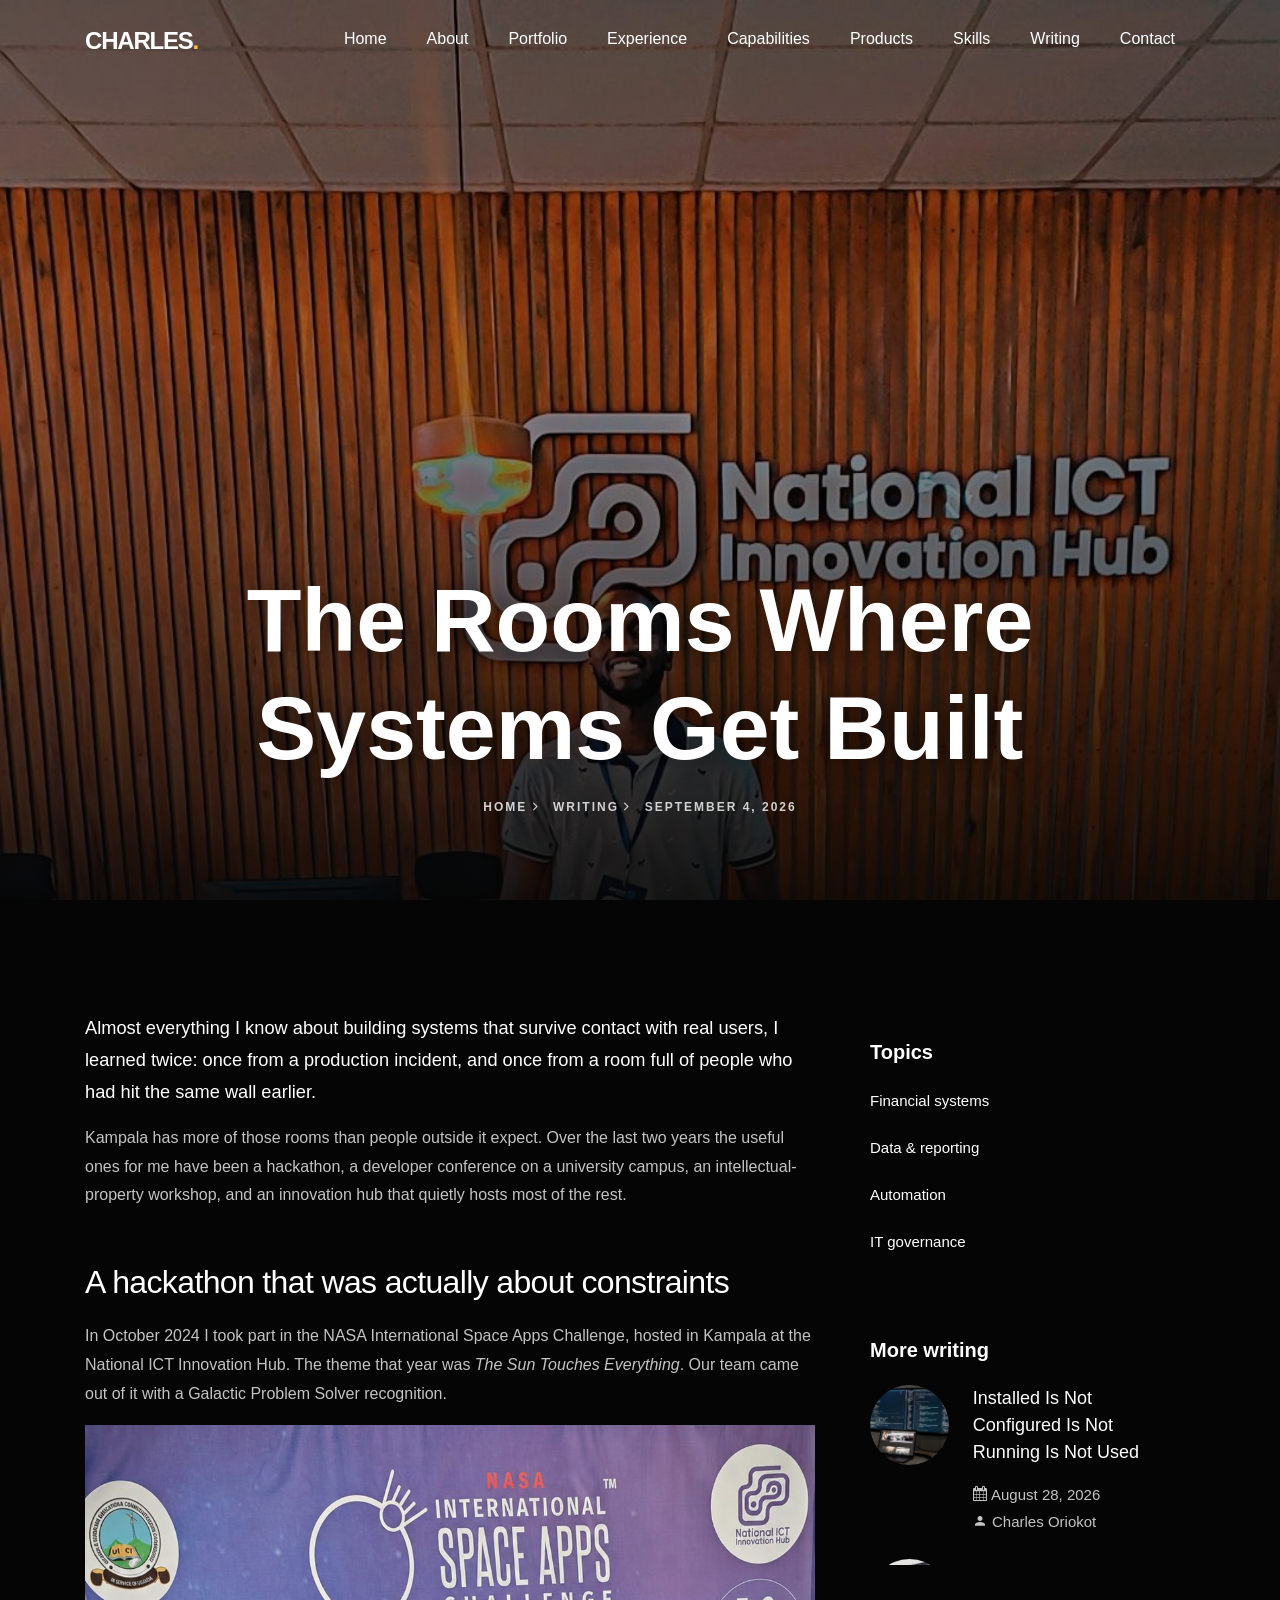
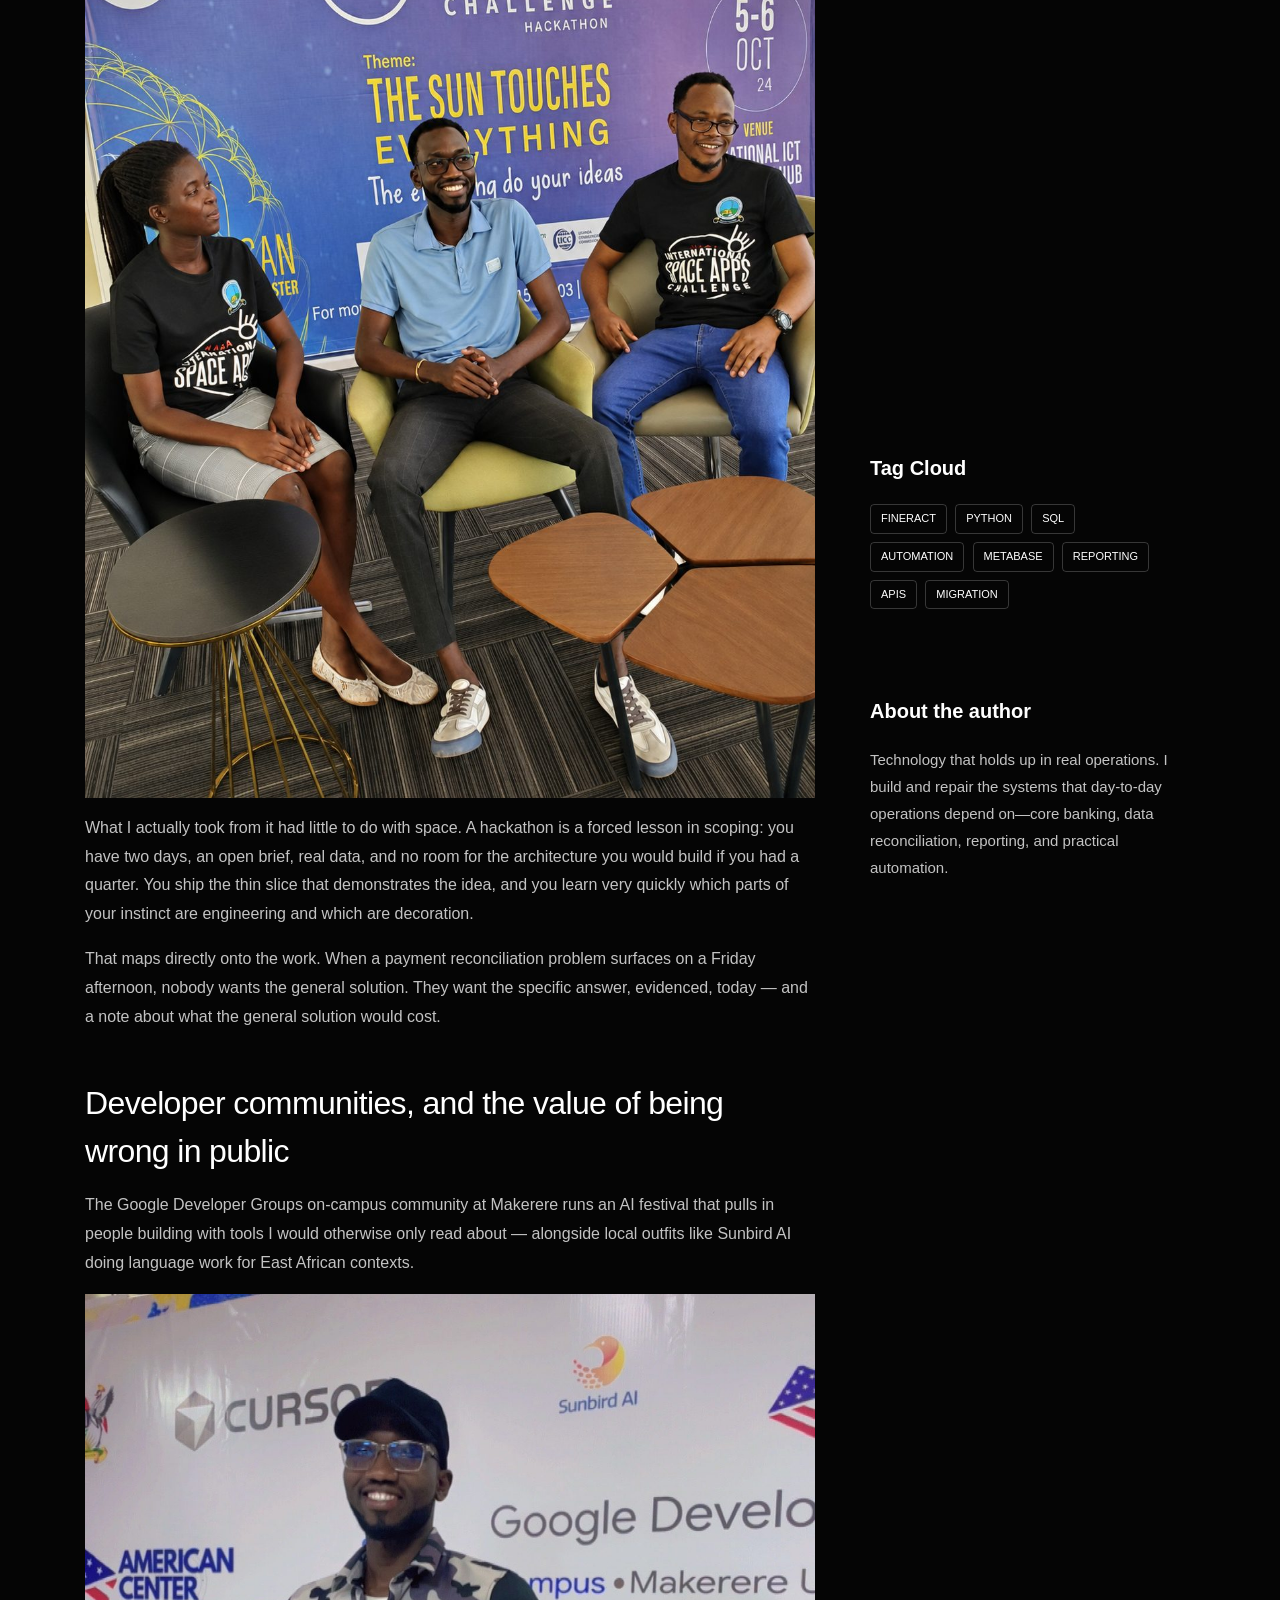
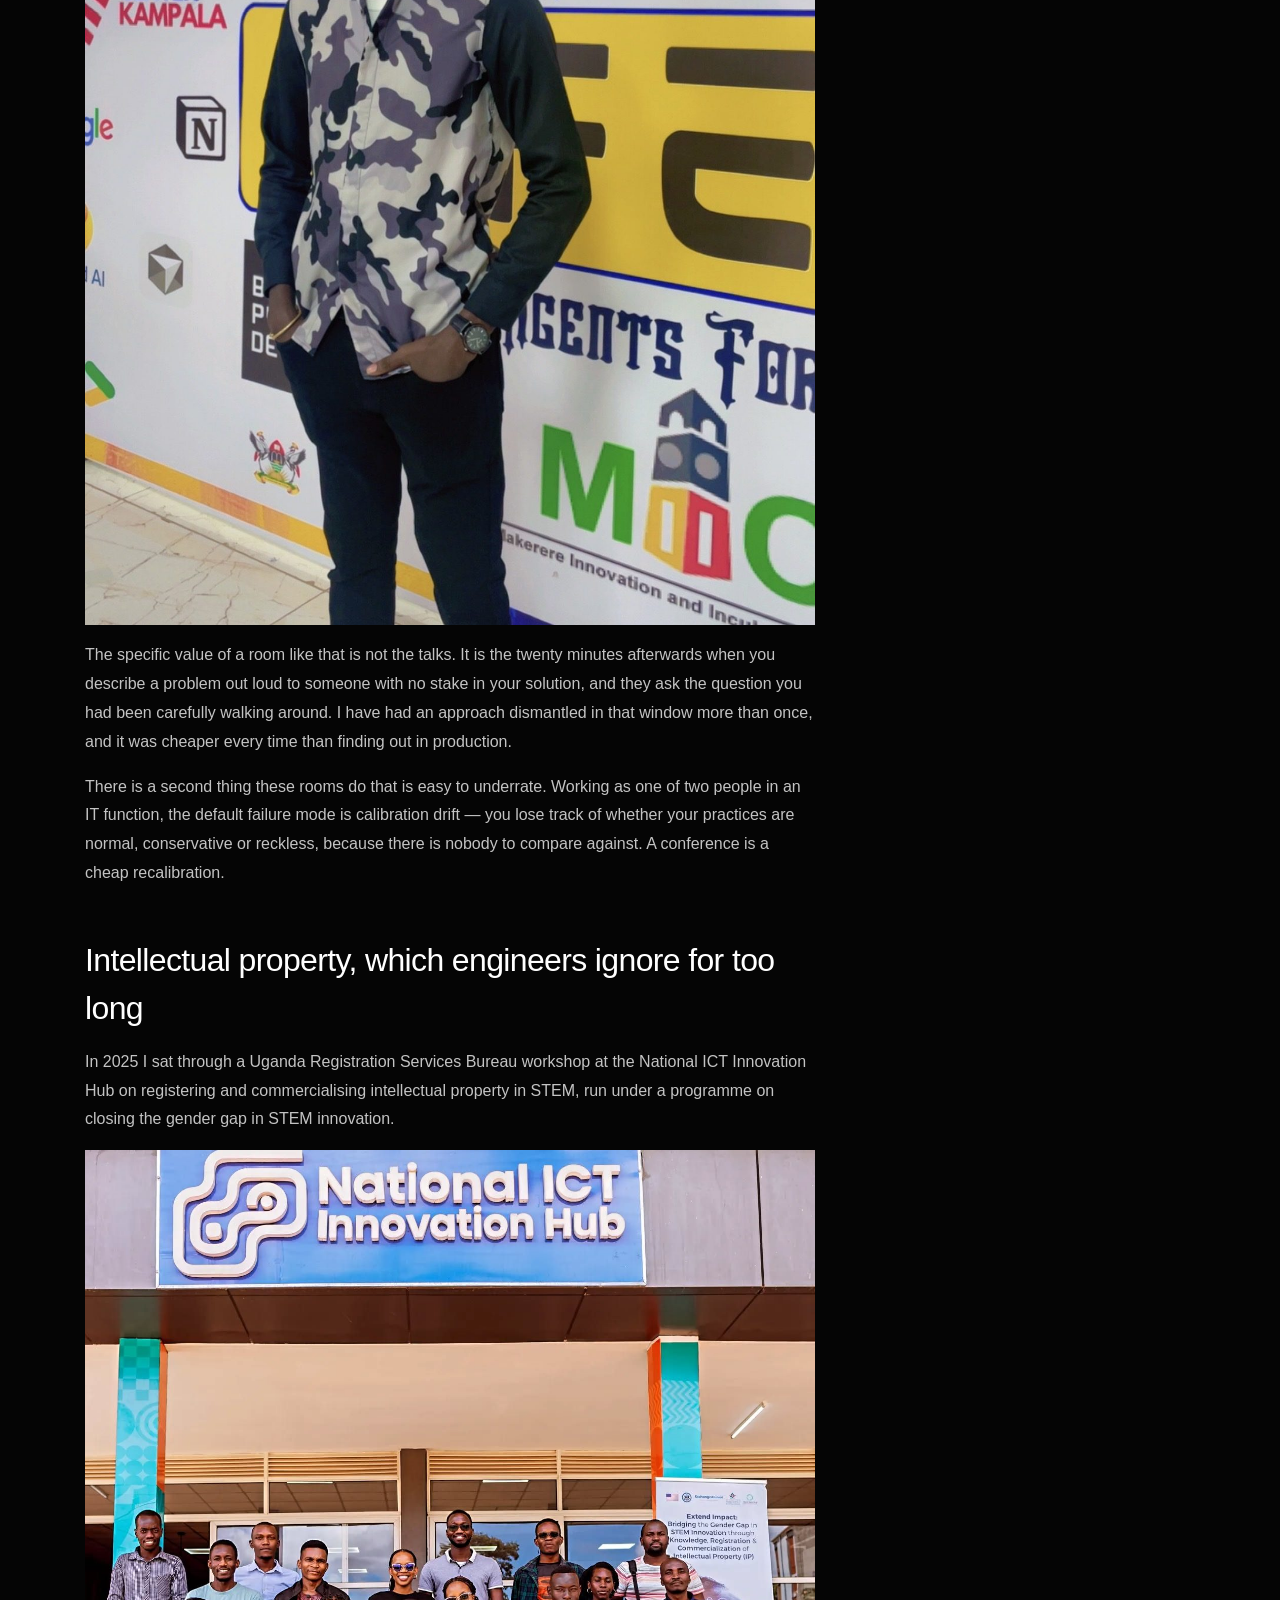
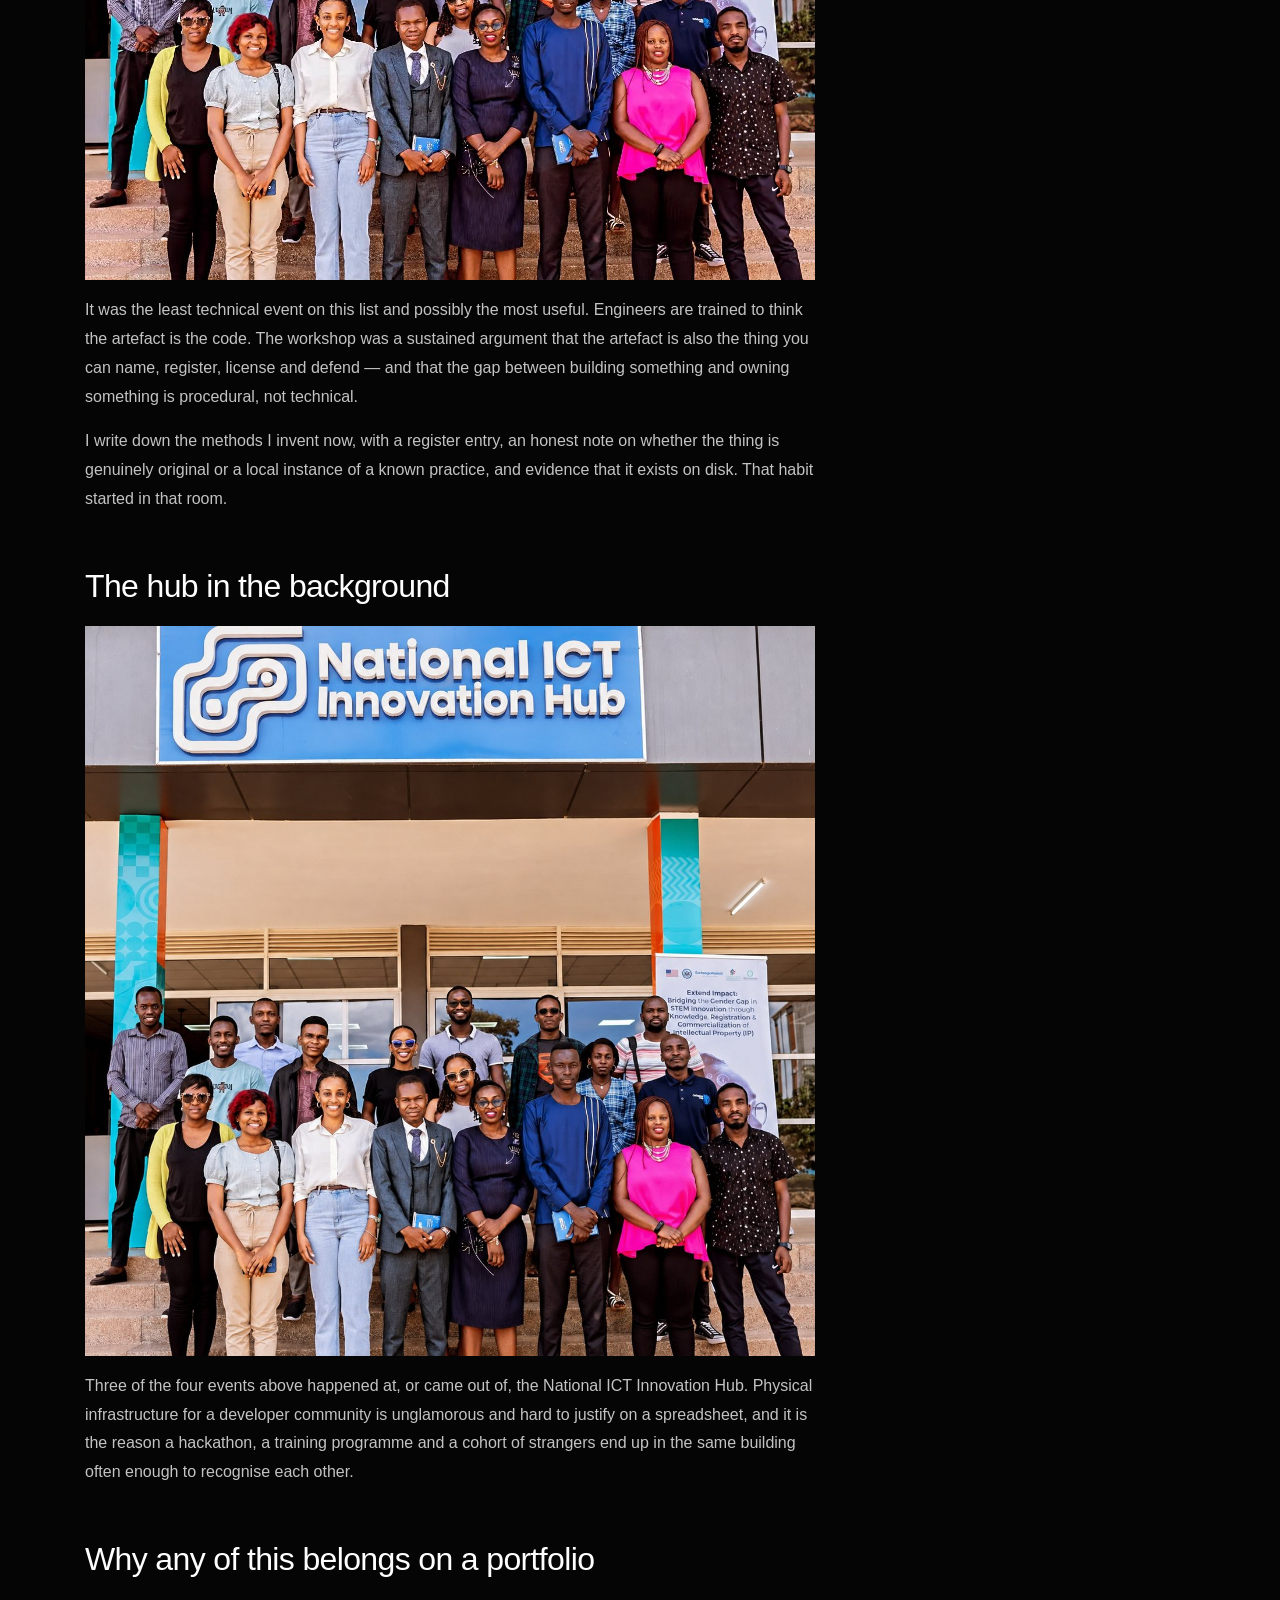
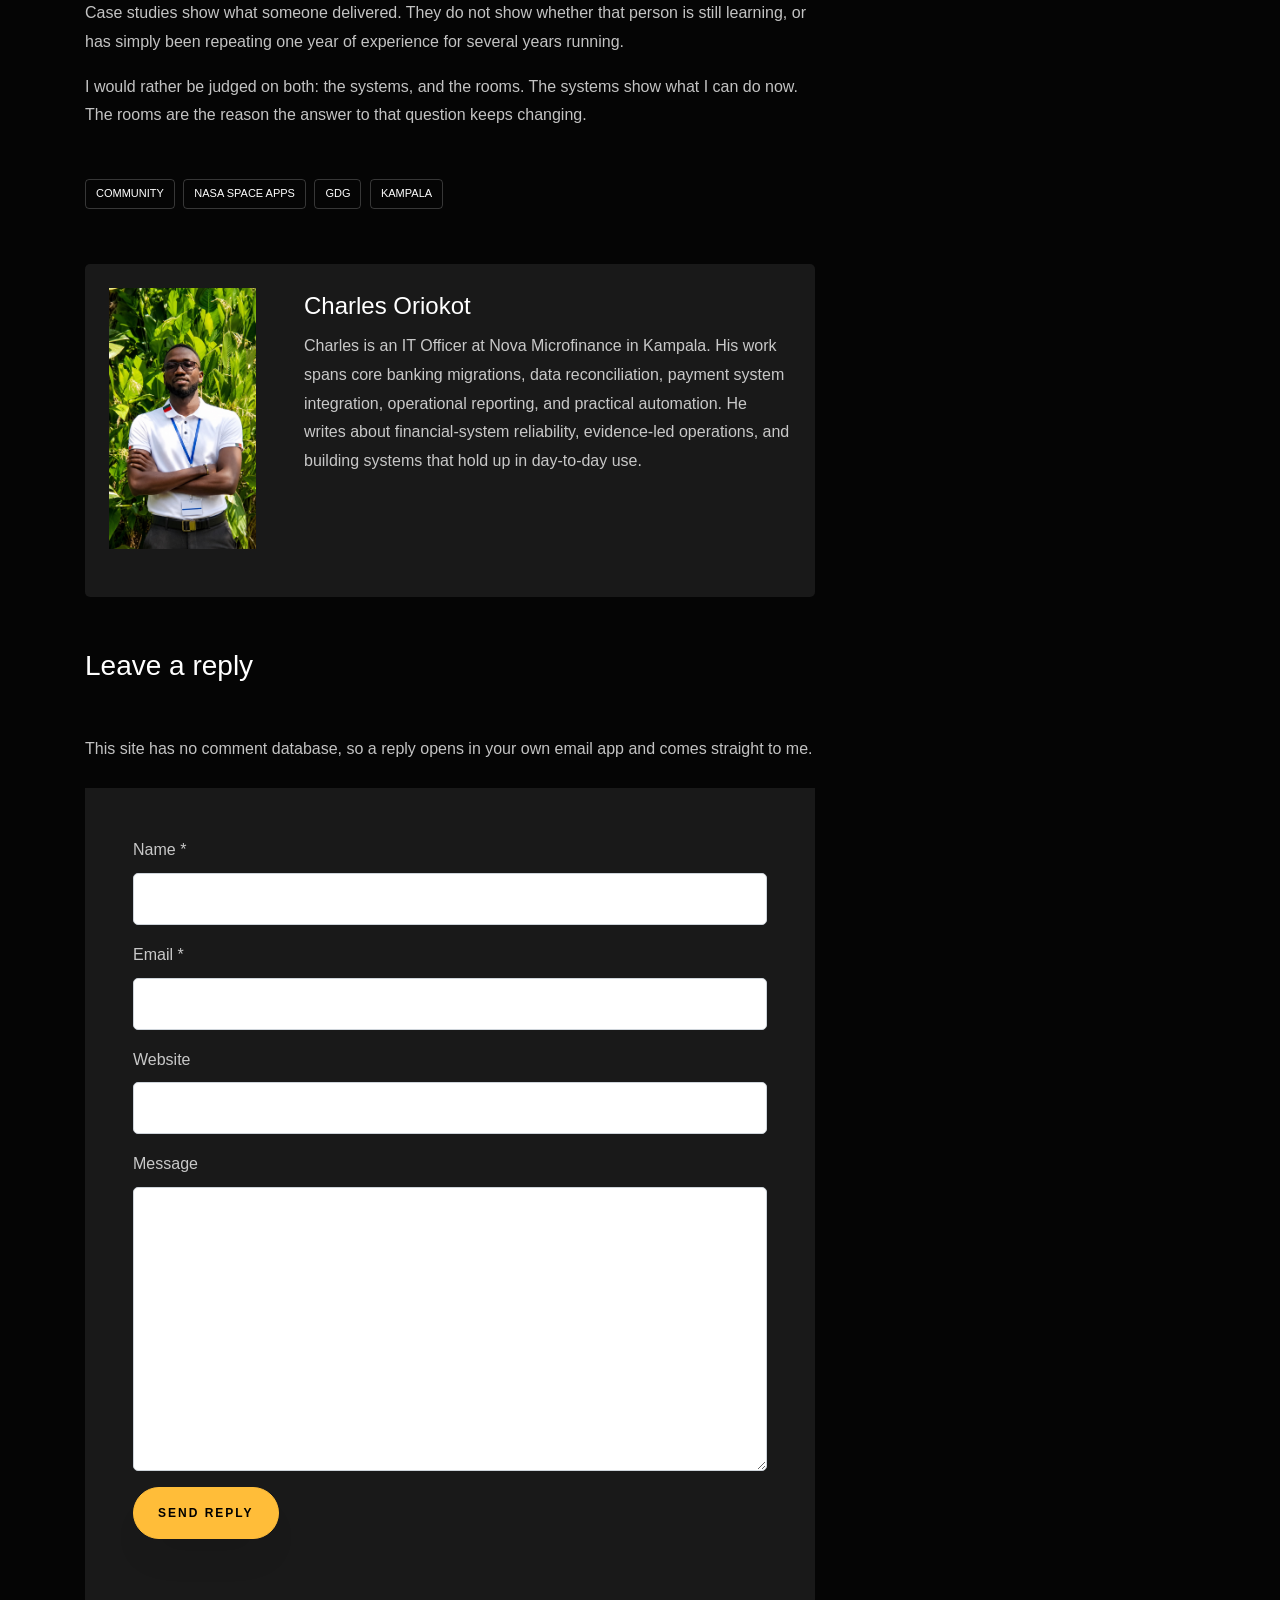
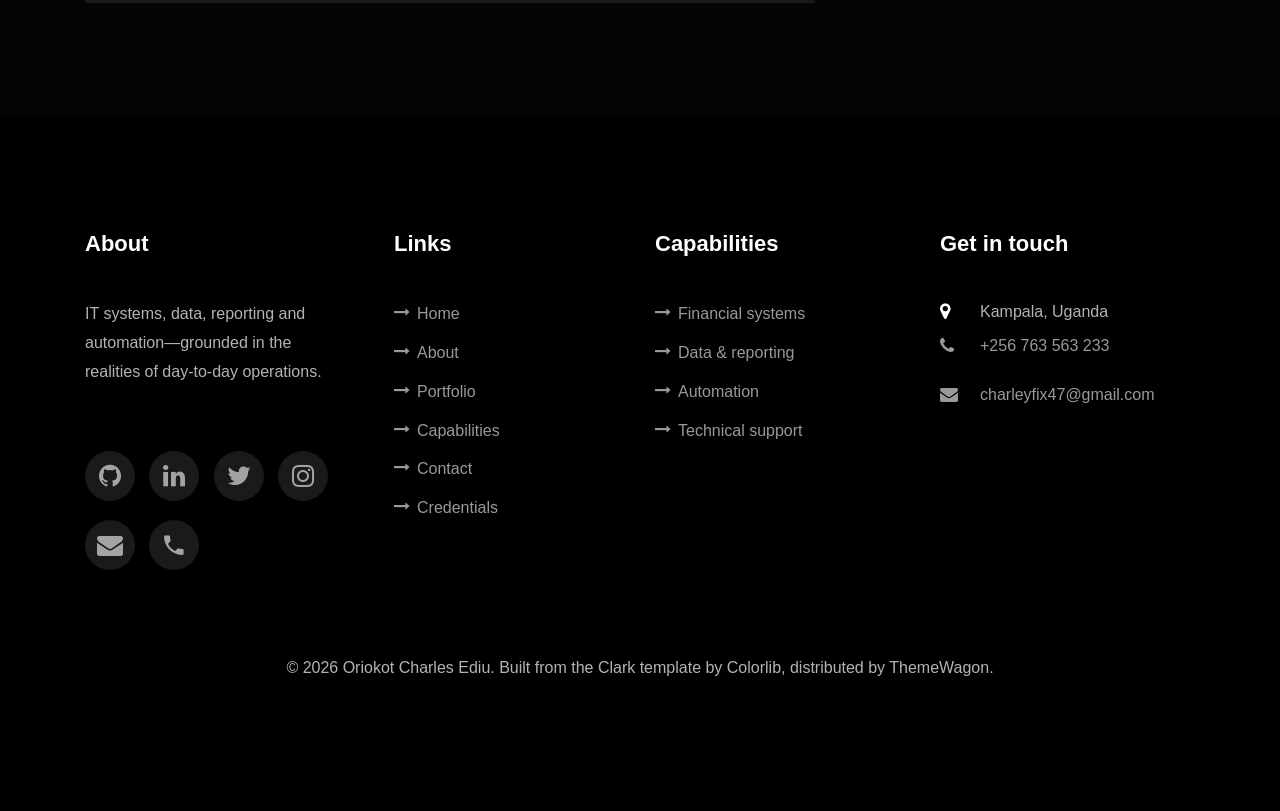
<file: the-rooms-where-systems-get-built.html>
<!DOCTYPE html>
<html lang="en">
  <head>
    <title>The Rooms Where Systems Get Built | Charles Oriokot</title>
    <meta charset="utf-8">
    <meta name="viewport" content="width=device-width, initial-scale=1, shrink-to-fit=no">
    <meta name="description" content="Kampala hackathons, developer conferences, an IP workshop and an innovation hub — what four rooms taught me about scoping, calibration and owning what you build.">
    <meta name="author" content="Oriokot Charles Ediu">
    <meta name="robots" content="noindex, nofollow">
    <meta name="theme-color" content="#050505">

    <link rel="icon" href="images/charles-portrait.jpg" type="image/jpeg">

    <link href="https://fonts.googleapis.com/css?family=Poppins:100,200,300,400,500,600,700,800,900" rel="stylesheet">

    <link rel="stylesheet" href="css/open-iconic-bootstrap.min.css">
    <link rel="stylesheet" href="css/animate.css">

    <link rel="stylesheet" href="css/owl.carousel.min.css">
    <link rel="stylesheet" href="css/owl.theme.default.min.css">
    <link rel="stylesheet" href="css/magnific-popup.css">

    <link rel="stylesheet" href="css/aos.css">

    <link rel="stylesheet" href="css/ionicons.min.css">

    <link rel="stylesheet" href="css/flaticon.css">
    <link rel="stylesheet" href="css/icomoon.css">
    <link rel="stylesheet" href="css/style.css">
    <link rel="stylesheet" href="css/custom.css">
  </head>
  <body data-spy="scroll" data-target=".site-navbar-target" data-offset="300">
    <a class="skip-link" href="#main-content">Skip to content</a>

    <nav class="navbar navbar-expand-lg navbar-dark ftco_navbar ftco-navbar-light site-navbar-target" id="ftco-navbar" aria-label="Primary navigation">
      <div class="container">
        <a class="navbar-brand" href="index.html" aria-label="Charles Oriokot, home">Charles<span>.</span></a>
        <button class="navbar-toggler js-fh5co-nav-toggle fh5co-nav-toggle" type="button" data-toggle="collapse" data-target="#ftco-nav" aria-controls="ftco-nav" aria-expanded="false" aria-label="Toggle navigation">
          <span class="oi oi-menu"></span> Menu
        </button>

        <div class="collapse navbar-collapse" id="ftco-nav">
          <ul class="navbar-nav nav ml-auto">
            <li class="nav-item"><a href="index.html#home-section" class="nav-link"><span>Home</span></a></li>
            <li class="nav-item"><a href="index.html#about-section" class="nav-link"><span>About</span></a></li>
            <li class="nav-item"><a href="index.html#portfolio-section" class="nav-link"><span>Portfolio</span></a></li>
            <li class="nav-item"><a href="index.html#resume-section" class="nav-link"><span>Experience</span></a></li>
            <li class="nav-item"><a href="index.html#services-section" class="nav-link"><span>Capabilities</span></a></li>
            <li class="nav-item"><a href="products.html" class="nav-link"><span>Products</span></a></li>
            <li class="nav-item"><a href="index.html#skills-section" class="nav-link"><span>Skills</span></a></li>
            <li class="nav-item"><a href="index.html#blog-section" class="nav-link"><span>Writing</span></a></li>
            <li class="nav-item"><a href="index.html#contact-section" class="nav-link"><span>Contact</span></a></li>
          </ul>
        </div>
      </div>
    </nav>
    <main id="main-content">
	  <section class="hero-wrap js-fullheight" style="background-image: url('images/ict-hub-reception.jpg');" data-stellar-background-ratio="0.5">
      <div class="overlay"></div>
      <div class="container">
        <div class="row no-gutters slider-text js-fullheight align-items-end justify-content-center">
          <div class="col-md-12 ftco-animate pb-5 mb-3 text-center">
            <h1 class="mb-3 bread">The Rooms Where Systems Get Built</h1>
            <p class="breadcrumbs"><span class="mr-2"><a href="index.html">Home <i class="ion-ios-arrow-forward"></i></a></span> <span class="mr-2"><a href="index.html#blog-section">Writing <i class="ion-ios-arrow-forward"></i></a></span> <span>September 4, 2026</span></p>
          </div>
        </div>
      </div>
    </section>

    <section class="ftco-section">
      <div class="container">
        <div class="row">
          <div class="col-lg-8 ftco-animate">
            <article>
            <p class="lead-para">Almost everything I know about building systems that survive contact with real users, I learned twice: once from a production incident, and once from a room full of people who had hit the same wall earlier.</p>
            <p>Kampala has more of those rooms than people outside it expect. Over the last two years the useful ones for me have been a hackathon, a developer conference on a university campus, an intellectual-property workshop, and an innovation hub that quietly hosts most of the rest.</p>

            <h2 class="mb-3 mt-5">A hackathon that was actually about constraints</h2>
            <p>In October 2024 I took part in the NASA International Space Apps Challenge, hosted in Kampala at the National ICT Innovation Hub. The theme that year was <em>The Sun Touches Everything</em>. Our team came out of it with a Galactic Problem Solver recognition.</p>
            <p>
              <img src="images/nasa-panel.jpg" alt="Charles Oriokot with two teammates at the 2024 NASA International Space Apps Challenge in Kampala" class="img-fluid">
            </p>
            <p>What I actually took from it had little to do with space. A hackathon is a forced lesson in scoping: you have two days, an open brief, real data, and no room for the architecture you would build if you had a quarter. You ship the thin slice that demonstrates the idea, and you learn very quickly which parts of your instinct are engineering and which are decoration.</p>
            <p>That maps directly onto the work. When a payment reconciliation problem surfaces on a Friday afternoon, nobody wants the general solution. They want the specific answer, evidenced, today &mdash; and a note about what the general solution would cost.</p>

            <h2 class="mb-3 mt-5">Developer communities, and the value of being wrong in public</h2>
            <p>The Google Developer Groups on-campus community at Makerere runs an AI festival that pulls in people building with tools I would otherwise only read about &mdash; alongside local outfits like Sunbird AI doing language work for East African contexts.</p>
            <p>
              <img src="images/gdg-aifest-stage.jpg" alt="Charles Oriokot at the Google Developer Groups AI Fest at the Makerere Innovation and Incubation Centre" class="img-fluid">
            </p>
            <p>The specific value of a room like that is not the talks. It is the twenty minutes afterwards when you describe a problem out loud to someone with no stake in your solution, and they ask the question you had been carefully walking around. I have had an approach dismantled in that window more than once, and it was cheaper every time than finding out in production.</p>
            <p>There is a second thing these rooms do that is easy to underrate. Working as one of two people in an IT function, the default failure mode is calibration drift &mdash; you lose track of whether your practices are normal, conservative or reckless, because there is nobody to compare against. A conference is a cheap recalibration.</p>

            <h2 class="mb-3 mt-5">Intellectual property, which engineers ignore for too long</h2>
            <p>In 2025 I sat through a Uganda Registration Services Bureau workshop at the National ICT Innovation Hub on registering and commercialising intellectual property in STEM, run under a programme on closing the gender gap in STEM innovation.</p>
            <p>
              <img src="images/ursb-ip-group.jpg" alt="Participants at the URSB intellectual-property in STEM training at the National ICT Innovation Hub" class="img-fluid">
            </p>
            <p>It was the least technical event on this list and possibly the most useful. Engineers are trained to think the artefact is the code. The workshop was a sustained argument that the artefact is also the thing you can name, register, license and defend &mdash; and that the gap between building something and owning something is procedural, not technical.</p>
            <p>I write down the methods I invent now, with a register entry, an honest note on whether the thing is genuinely original or a local instance of a known practice, and evidence that it exists on disk. That habit started in that room.</p>

            <h2 class="mb-3 mt-5">The hub in the background</h2>
            <p>
              <img src="images/ict-hub-building.jpg" alt="A developer cohort outside Uganda's National ICT Innovation Hub" class="img-fluid">
            </p>
            <p>Three of the four events above happened at, or came out of, the National ICT Innovation Hub. Physical infrastructure for a developer community is unglamorous and hard to justify on a spreadsheet, and it is the reason a hackathon, a training programme and a cohort of strangers end up in the same building often enough to recognise each other.</p>

            <h2 class="mb-3 mt-5">Why any of this belongs on a portfolio</h2>
            <p>Case studies show what someone delivered. They do not show whether that person is still learning, or has simply been repeating one year of experience for several years running.</p>
            <p>I would rather be judged on both: the systems, and the rooms. The systems show what I can do now. The rooms are the reason the answer to that question keeps changing.</p>
            </article>
            <div class="tag-widget post-tag-container mb-5 mt-5">
              <div class="tagcloud">
                <a href="index.html#blog-section" class="tag-cloud-link">Community</a>
                <a href="index.html#blog-section" class="tag-cloud-link">NASA Space Apps</a>
                <a href="index.html#blog-section" class="tag-cloud-link">GDG</a>
                <a href="index.html#blog-section" class="tag-cloud-link">Kampala</a>
              </div>
            </div>

            <div class="about-author d-flex p-4 bg-dark">
              <div class="bio mr-5">
                <img src="images/charles-portrait.jpg" alt="Portrait of Charles Oriokot" class="img-fluid mb-4">
              </div>
              <div class="desc">
                <h3>Charles Oriokot</h3>
                <p>Charles is an IT Officer at Nova Microfinance in Kampala. His work spans core banking migrations, data reconciliation, payment system integration, operational reporting, and practical automation. He writes about financial-system reliability, evidence-led operations, and building systems that hold up in day-to-day use.</p>
              </div>
            </div>

            <div class="comment-form-wrap pt-5">
              <h3 class="mb-5">Leave a reply</h3>
              <p class="mb-4">This site has no comment database, so a reply opens in your own email app and comes straight to me.</p>
              <form class="p-5 bg-dark" id="reply-form">
                <div class="form-group">
                  <label for="name">Name *</label>
                  <input type="text" class="form-control" id="name" name="name" required>
                </div>
                <div class="form-group">
                  <label for="email">Email *</label>
                  <input type="email" class="form-control" id="email" name="email" required>
                </div>
                <div class="form-group">
                  <label for="website">Website</label>
                  <input type="url" class="form-control" id="website" name="website">
                </div>
                <div class="form-group">
                  <label for="message">Message</label>
                  <textarea id="message" name="message" cols="30" rows="10" class="form-control" required></textarea>
                </div>
                <div class="form-group">
                  <input type="submit" value="Send reply" class="btn py-3 px-4 btn-primary">
                </div>
              </form>
            </div>

          </div> <!-- .col-md-8 -->
          <div class="col-lg-4 sidebar ftco-animate">
            <div class="sidebar-box ftco-animate">
            	<h3 class="heading-sidebar">Topics</h3>
              <ul class="categories">
                <li><a href="index.html#services-section">Financial systems</a></li>
                <li><a href="index.html#services-section">Data &amp; reporting</a></li>
                <li><a href="index.html#services-section">Automation</a></li>
                <li><a href="index.html#services-section">IT governance</a></li>
              </ul>
            </div>

            <div class="sidebar-box ftco-animate">
              <h3 class="heading-sidebar">More writing</h3>
              <div class="block-21 mb-4 d-flex">
                <a class="blog-img mr-4" href="installed-is-not-running.html" style="background-image: url(images/image_1.jpg);" aria-hidden="true" tabindex="-1"></a>
                <div class="text">
                  <h3 class="heading"><a href="installed-is-not-running.html">Installed Is Not Configured Is Not Running Is Not Used</a></h3>
                  <div class="meta">
                    <div><span class="icon-calendar"></span> August 28, 2026</div>
                    <div><span class="icon-person"></span> Charles Oriokot</div>
                  </div>
                </div>
              </div>
              <div class="block-21 mb-4 d-flex">
                <a class="blog-img mr-4" href="invert-the-junction.html" style="background-image: url(images/image_2.jpg);" aria-hidden="true" tabindex="-1"></a>
                <div class="text">
                  <h3 class="heading"><a href="invert-the-junction.html">Invert the Junction</a></h3>
                  <div class="meta">
                    <div><span class="icon-calendar"></span> August 4, 2026</div>
                    <div><span class="icon-person"></span> Charles Oriokot</div>
                  </div>
                </div>
              </div>
              <div class="block-21 mb-4 d-flex">
                <a class="blog-img mr-4" href="the-dead-ends-are-the-point.html" style="background-image: url(images/image_3.jpg);" aria-hidden="true" tabindex="-1"></a>
                <div class="text">
                  <h3 class="heading"><a href="the-dead-ends-are-the-point.html">The Dead Ends Are the Point</a></h3>
                  <div class="meta">
                    <div><span class="icon-calendar"></span> August 2, 2026</div>
                    <div><span class="icon-person"></span> Charles Oriokot</div>
                  </div>
                </div>
              </div>
              <div class="block-21 mb-4 d-flex">
                <a class="blog-img mr-4" href="the-rooms-where-systems-get-built.html" style="background-image: url(images/ict-hub-reception.jpg);" aria-hidden="true" tabindex="-1"></a>
                <div class="text">
                  <h3 class="heading"><a href="the-rooms-where-systems-get-built.html" aria-current="page">The Rooms Where Systems Get Built</a></h3>
                  <div class="meta">
                    <div><span class="icon-calendar"></span> September 4, 2026</div>
                    <div><span class="icon-person"></span> Charles Oriokot</div>
                  </div>
                </div>
              </div>
            </div>

            <div class="sidebar-box ftco-animate">
              <h3 class="heading-sidebar">Tag Cloud</h3>
              <div class="tagcloud">
                <a href="index.html#skills-section" class="tag-cloud-link">Fineract</a>
                <a href="index.html#skills-section" class="tag-cloud-link">Python</a>
                <a href="index.html#skills-section" class="tag-cloud-link">SQL</a>
                <a href="index.html#services-section" class="tag-cloud-link">Automation</a>
                <a href="index.html#services-section" class="tag-cloud-link">Metabase</a>
                <a href="index.html#services-section" class="tag-cloud-link">Reporting</a>
                <a href="index.html#services-section" class="tag-cloud-link">APIs</a>
                <a href="index.html#portfolio-section" class="tag-cloud-link">Migration</a>
              </div>
            </div>

            <div class="sidebar-box ftco-animate">
              <h3 class="heading-sidebar">About the author</h3>
              <p>Technology that holds up in real operations. I build and repair the systems that day-to-day operations depend on&mdash;core banking, data reconciliation, reporting, and practical automation.</p>
            </div>
          </div>

        </div>
      </div>
    </section> <!-- .section -->
    </main>

    <footer class="ftco-footer ftco-section">
      <div class="container">
        <div class="row mb-5">
          <div class="col-md">
            <div class="ftco-footer-widget mb-4">
              <h2 class="ftco-heading-2">About</h2>
              <p>IT systems, data, reporting and automation—grounded in the realities of day-to-day operations.</p>
              <ul class="ftco-footer-social list-unstyled float-md-left float-lft mt-5">
                  <li class="ftco-animate"><a href="https://github.com/Chrl3y" target="_blank" rel="noopener noreferrer" aria-label="Charles Oriokot on GitHub"><span class="icon-github"></span></a></li>
                  <li class="ftco-animate"><a href="https://www.linkedin.com/in/charles-oriokot-b3a610312" target="_blank" rel="noopener noreferrer" aria-label="Charles Oriokot on LinkedIn"><span class="icon-linkedin"></span></a></li>
                  <li class="ftco-animate"><a href="https://x.com/charley_ediu" target="_blank" rel="noopener noreferrer" aria-label="Charles Oriokot on X (formerly Twitter)"><span class="icon-twitter"></span></a></li>
                  <li class="ftco-animate"><a href="https://www.instagram.com/chuck_eternal" target="_blank" rel="noopener noreferrer" aria-label="Charles Oriokot on Instagram"><span class="icon-instagram"></span></a></li>
                  <li class="ftco-animate"><a href="mailto:charleyfix47@gmail.com" aria-label="Email Charles Oriokot"><span class="icon-envelope"></span></a></li>
                  <li class="ftco-animate"><a href="tel:+256763563233" aria-label="Call Charles Oriokot"><span class="icon-phone2"></span></a></li>
                </ul>
            </div>
          </div>
          <div class="col-md">
            <div class="ftco-footer-widget mb-4 ml-md-4">
              <h2 class="ftco-heading-2">Links</h2>
              <ul class="list-unstyled">
                <li><a href="index.html#home-section"><span class="icon-long-arrow-right mr-2"></span>Home</a></li>
                <li><a href="index.html#about-section"><span class="icon-long-arrow-right mr-2"></span>About</a></li>
                <li><a href="index.html#portfolio-section"><span class="icon-long-arrow-right mr-2"></span>Portfolio</a></li>
                <li><a href="index.html#services-section"><span class="icon-long-arrow-right mr-2"></span>Capabilities</a></li>
                <li><a href="index.html#contact-section"><span class="icon-long-arrow-right mr-2"></span>Contact</a></li>
                <li><a href="index.html#credentials-section"><span class="icon-long-arrow-right mr-2"></span>Credentials</a></li>
              </ul>
            </div>
          </div>
          <div class="col-md">
            <div class="ftco-footer-widget mb-4">
              <h2 class="ftco-heading-2">Capabilities</h2>
              <ul class="list-unstyled">
                <li><a href="index.html#services-section"><span class="icon-long-arrow-right mr-2"></span>Financial systems</a></li>
                <li><a href="index.html#services-section"><span class="icon-long-arrow-right mr-2"></span>Data &amp; reporting</a></li>
                <li><a href="index.html#services-section"><span class="icon-long-arrow-right mr-2"></span>Automation</a></li>
                <li><a href="index.html#services-section"><span class="icon-long-arrow-right mr-2"></span>Technical support</a></li>
              </ul>
            </div>
          </div>
          <div class="col-md">
            <div class="ftco-footer-widget mb-4">
              <h2 class="ftco-heading-2">Get in touch</h2>
              <div class="block-23 mb-3">
                <ul>
                  <li><span class="icon icon-map-marker"></span><span class="text">Kampala, Uganda</span></li>
                  <li><a href="tel:+256763563233"><span class="icon icon-phone"></span><span class="text">+256 763 563 233</span></a></li>
                  <li><a href="mailto:charleyfix47@gmail.com"><span class="icon icon-envelope"></span><span class="text">charleyfix47@gmail.com</span></a></li>
                </ul>
              </div>
            </div>
          </div>
        </div>
        <div class="row">
          <div class="col-md-12 text-center">
            <p>&copy; <span id="current-year">2026</span> Oriokot Charles Ediu. Built from the Clark template by Colorlib, distributed by ThemeWagon.</p>
          </div>
        </div>
      </div>
    </footer>

    <div id="ftco-loader" class="show fullscreen" role="status" aria-label="Loading article">
      <svg class="circular" width="48px" height="48px">
        <circle class="path-bg" cx="24" cy="24" r="22" fill="none" stroke-width="4" stroke="#eeeeee"/>
        <circle class="path" cx="24" cy="24" r="22" fill="none" stroke-width="4" stroke-miterlimit="10" stroke="#ffbd39"/>
      </svg>
    </div>

    <script src="js/jquery.min.js"></script>
    <script src="js/jquery-migrate-3.0.1.min.js"></script>
    <script src="js/popper.min.js"></script>
    <script src="js/bootstrap.min.js"></script>
    <script src="js/jquery.easing.1.3.js"></script>
    <script src="js/jquery.waypoints.min.js"></script>
    <script src="js/jquery.stellar.min.js"></script>
    <script src="js/owl.carousel.min.js"></script>
    <script src="js/jquery.magnific-popup.min.js"></script>
    <script src="js/aos.js"></script>
    <script src="js/jquery.animateNumber.min.js"></script>
    <script src="js/scrollax.min.js"></script>
    <script src="js/main.js"></script>
    <script src="js/portfolio.js"></script>
  </body>
</html>
</file>
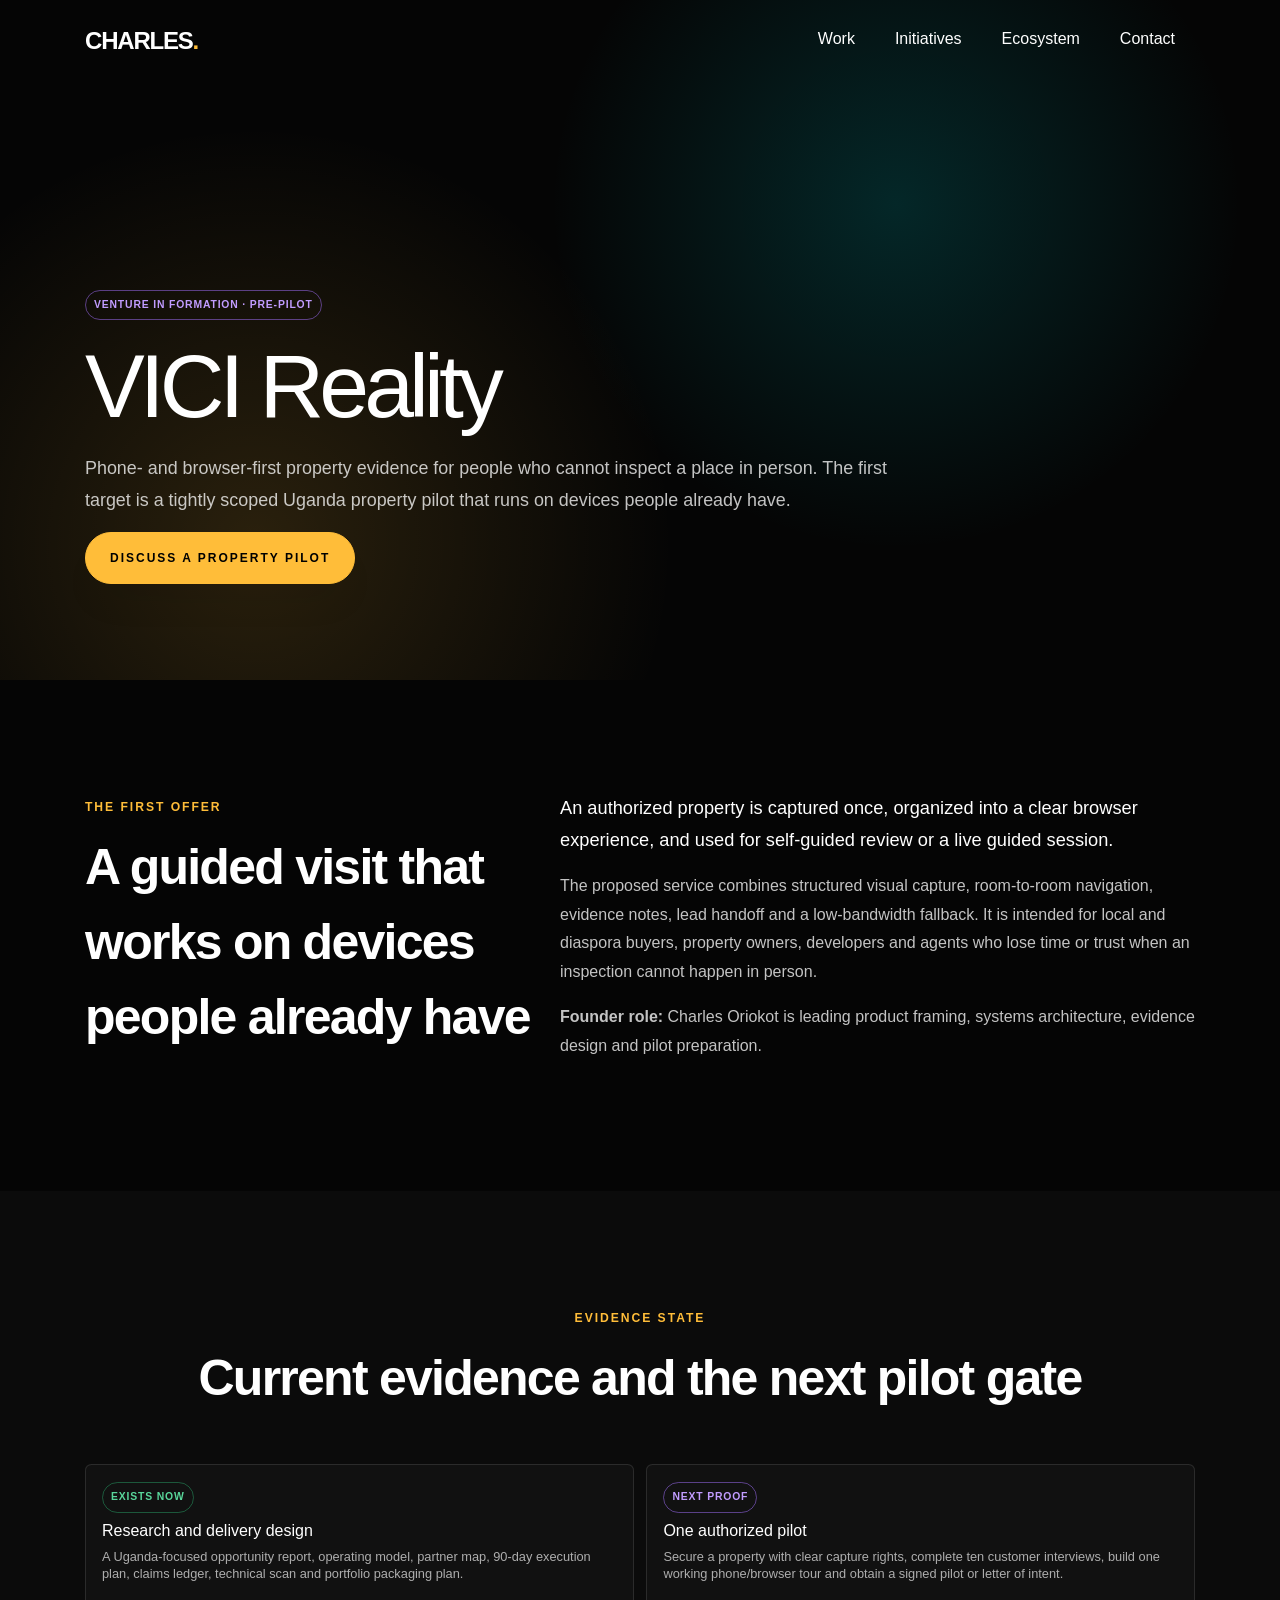
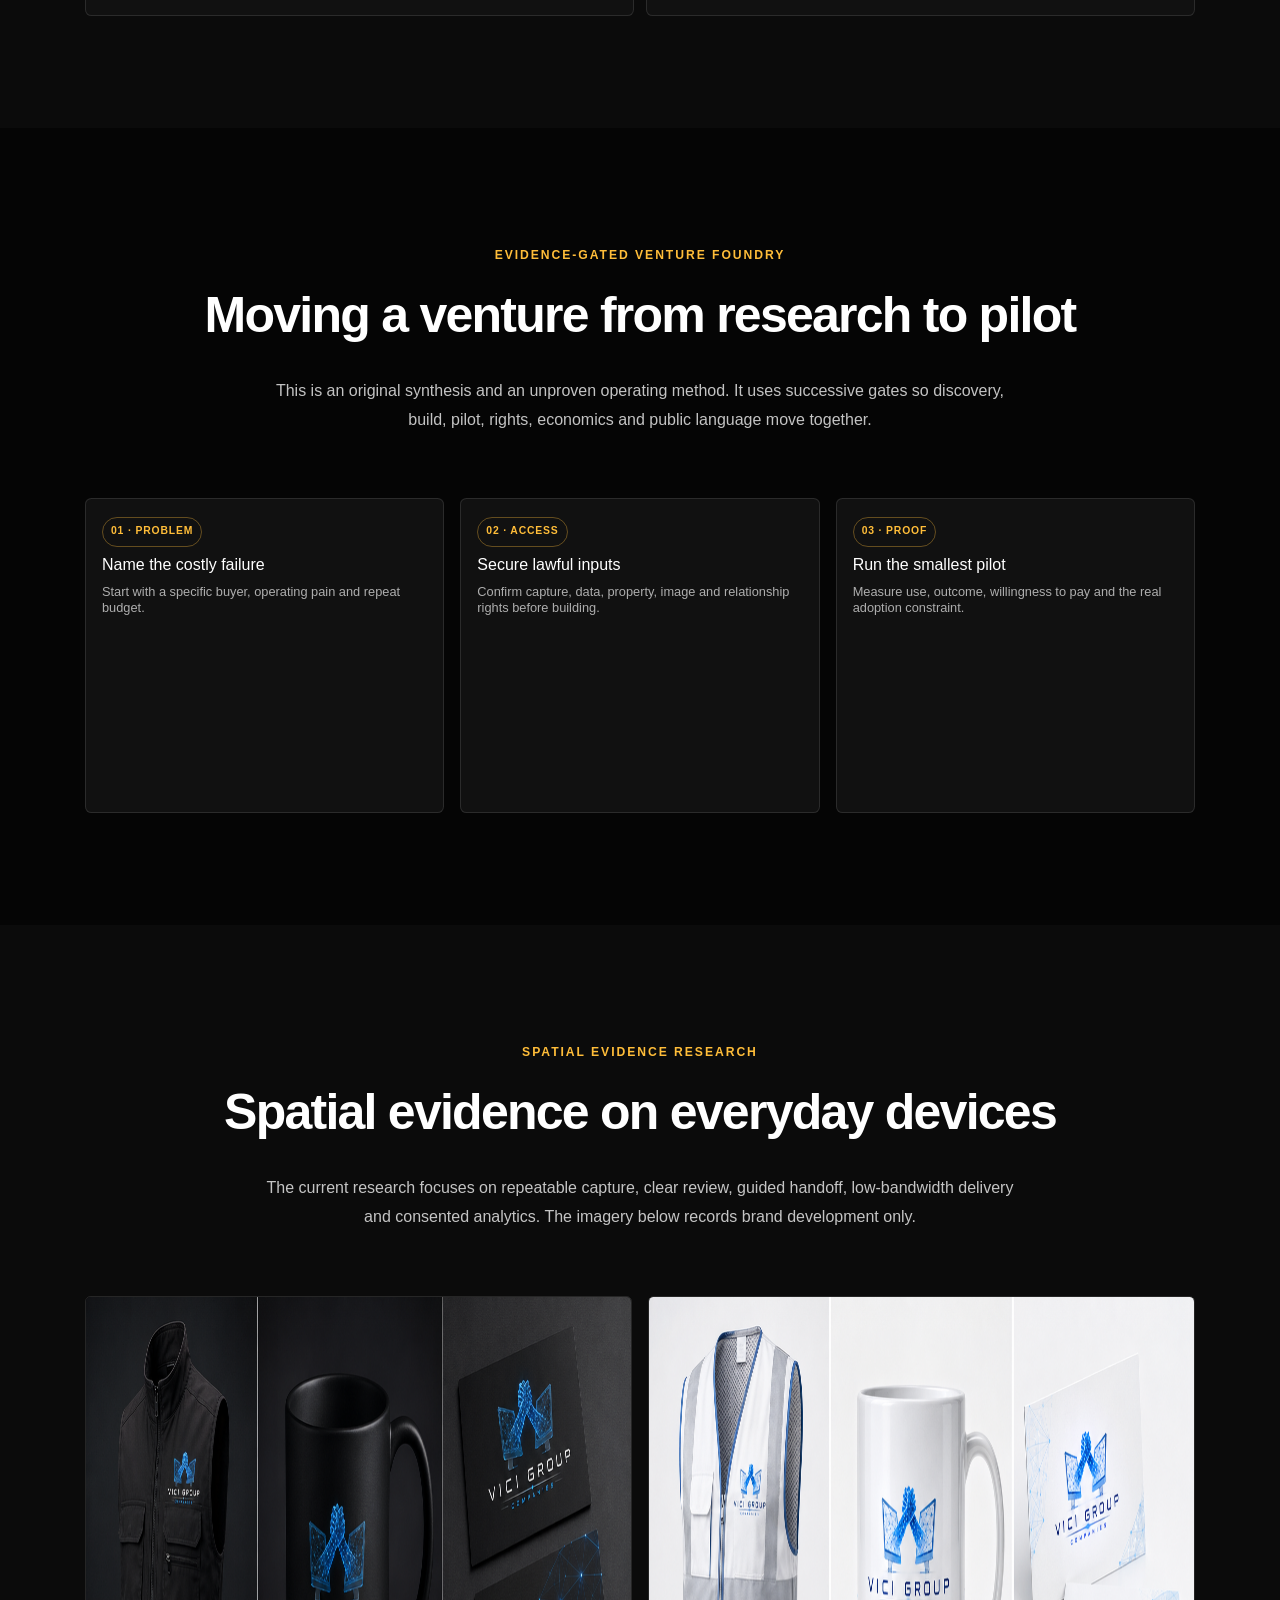
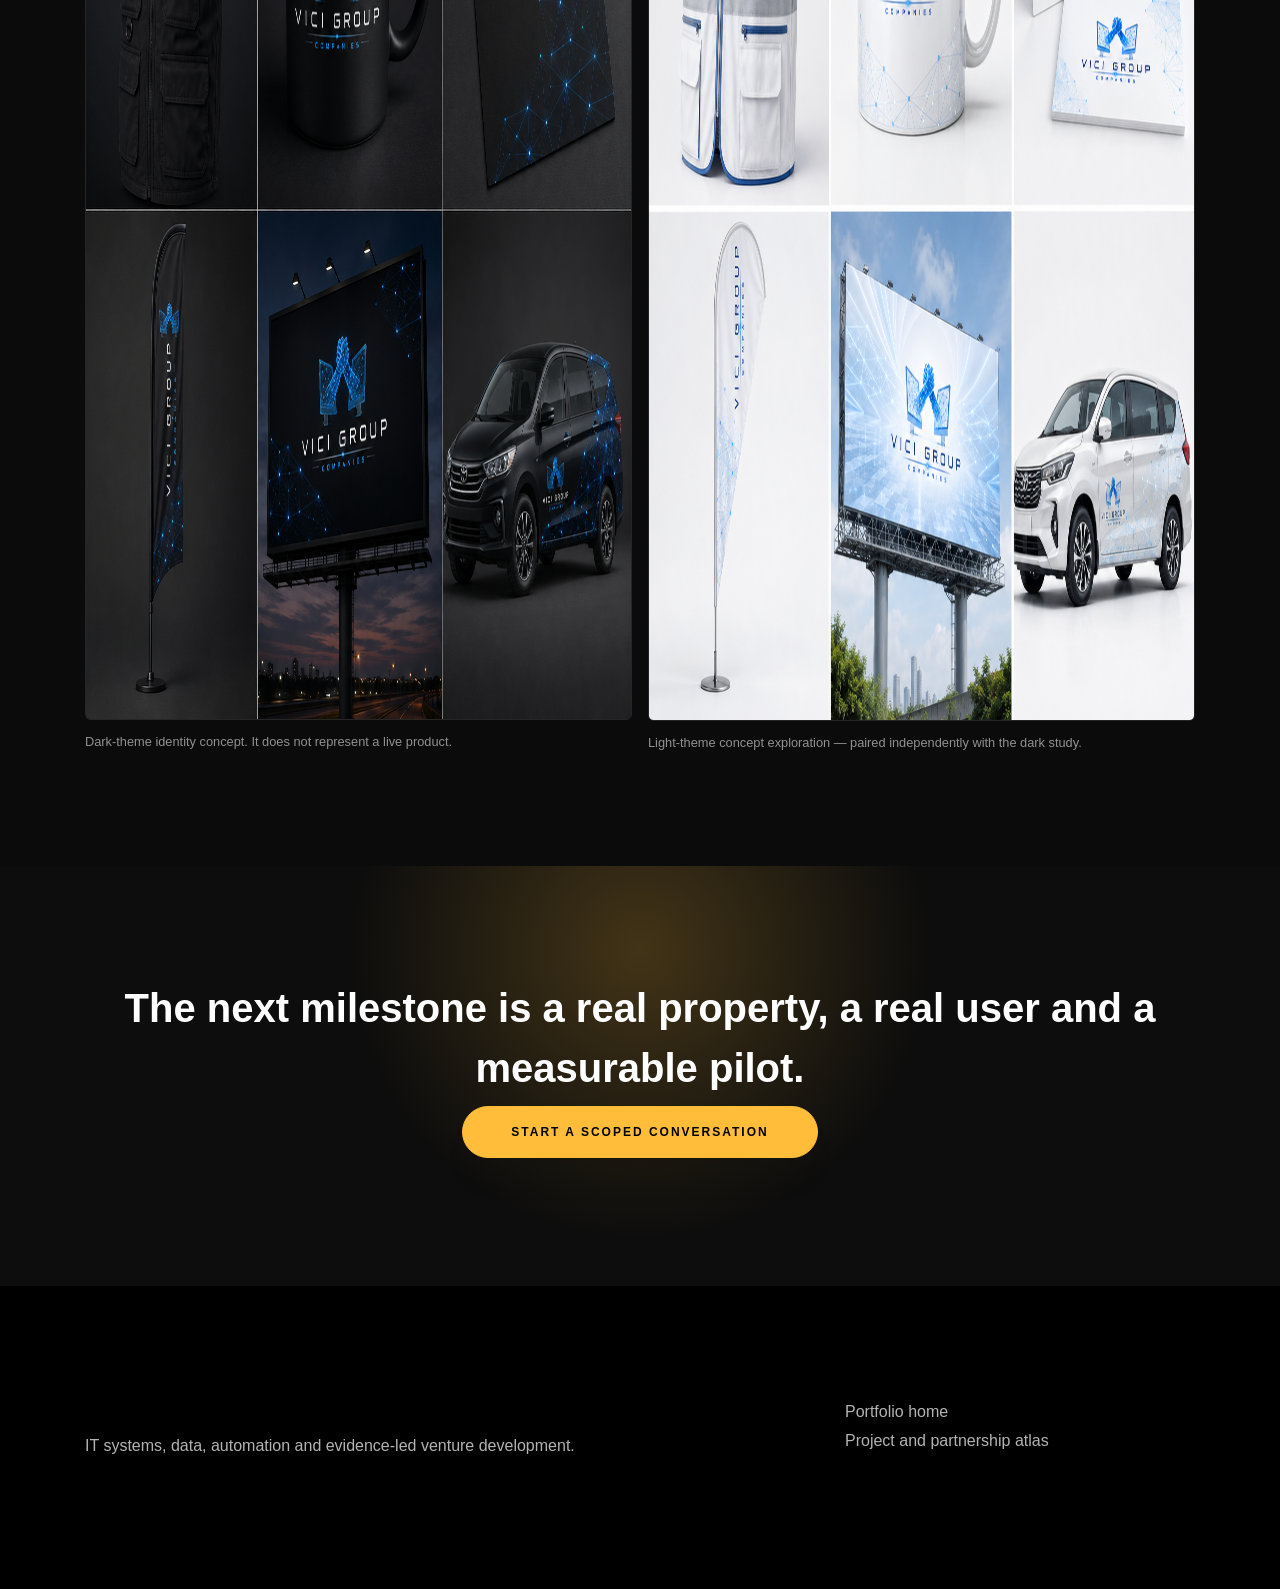
<file: vici-reality.html>
<!DOCTYPE html>
<html lang="en">
  <head>
    <title>VICI Reality | Charles Oriokot</title>
    <meta charset="utf-8">
    <meta name="viewport" content="width=device-width, initial-scale=1, shrink-to-fit=no">
    <meta name="description" content="VICI Reality is Charles Oriokot's pre-pilot initiative for phone- and browser-first property evidence and guided remote viewing in Uganda.">
    <meta name="author" content="Oriokot Charles Ediu">
    <meta name="robots" content="noindex, nofollow">
    <meta name="theme-color" content="#050505">
    <link rel="icon" href="images/charles-portrait.jpg" type="image/jpeg">
    <link href="https://fonts.googleapis.com/css?family=Poppins:100,200,300,400,500,600,700,800,900" rel="stylesheet">
    <link rel="stylesheet" href="css/open-iconic-bootstrap.min.css">
    <link rel="stylesheet" href="css/animate.css">
    <link rel="stylesheet" href="css/owl.carousel.min.css">
    <link rel="stylesheet" href="css/owl.theme.default.min.css">
    <link rel="stylesheet" href="css/magnific-popup.css">
    <link rel="stylesheet" href="css/aos.css">
    <link rel="stylesheet" href="css/ionicons.min.css">
    <link rel="stylesheet" href="css/flaticon.css">
    <link rel="stylesheet" href="css/icomoon.css">
    <link rel="stylesheet" href="css/style.css">
    <link rel="stylesheet" href="css/custom.css?v=20260907">
  </head>
  <body>
    <a class="skip-link" href="#main-content">Skip to content</a>
    <nav class="navbar navbar-expand-lg navbar-dark ftco_navbar ftco-navbar-light" id="ftco-navbar" aria-label="Primary navigation">
      <div class="container">
        <a class="navbar-brand" href="index.html" aria-label="Charles Oriokot, home">Charles<span>.</span></a>
        <button class="navbar-toggler js-fh5co-nav-toggle fh5co-nav-toggle" type="button" data-toggle="collapse" data-target="#ftco-nav" aria-controls="ftco-nav" aria-expanded="false" aria-label="Toggle navigation"><span class="oi oi-menu"></span> Menu</button>
        <div class="collapse navbar-collapse" id="ftco-nav">
          <ul class="navbar-nav nav ml-auto">
            <li class="nav-item"><a href="index.html#portfolio-section" class="nav-link"><span>Work</span></a></li>
            <li class="nav-item"><a href="index.html#initiatives-section" class="nav-link"><span>Initiatives</span></a></li>
            <li class="nav-item"><a href="ecosystem.html" class="nav-link"><span>Ecosystem</span></a></li>
            <li class="nav-item"><a href="index.html#contact-section" class="nav-link"><span>Contact</span></a></li>
          </ul>
        </div>
      </div>
    </nav>

    <main id="main-content">
      <section class="venture-hero" aria-labelledby="venture-title">
        <div class="container">
          <span class="evidence-label evidence-label--concept">Venture in formation &middot; pre-pilot</span>
          <h1 id="venture-title" class="mt-4 mb-4">VICI Reality</h1>
          <p>Phone- and browser-first property evidence for people who cannot inspect a place in person. The first target is a tightly scoped Uganda property pilot that runs on devices people already have.</p>
          <p class="mb-0"><a class="btn btn-primary py-3 px-4" href="mailto:charleyfix47@gmail.com?subject=VICI%20Reality%20pilot%20conversation">Discuss a property pilot</a></p>
        </div>
      </section>

      <section class="ftco-section" aria-labelledby="offer-title">
        <div class="container">
          <div class="row">
            <div class="col-lg-5 heading-section ftco-animate">
              <span class="eyebrow">The first offer</span>
              <h2 id="offer-title" class="mb-4">A guided visit that works on devices people already have</h2>
            </div>
            <div class="col-lg-7 ftco-animate">
              <p class="lead-para">An authorized property is captured once, organized into a clear browser experience, and used for self-guided review or a live guided session.</p>
              <p>The proposed service combines structured visual capture, room-to-room navigation, evidence notes, lead handoff and a low-bandwidth fallback. It is intended for local and diaspora buyers, property owners, developers and agents who lose time or trust when an inspection cannot happen in person.</p>
              <p><strong>Founder role:</strong> Charles Oriokot is leading product framing, systems architecture, evidence design and pilot preparation.</p>
            </div>
          </div>
        </div>
      </section>

      <section class="ftco-section section-muted" aria-labelledby="state-title">
        <div class="container">
          <div class="row justify-content-center pb-4">
            <div class="col-md-10 heading-section text-center ftco-animate">
              <span class="eyebrow">Evidence state</span>
              <h2 id="state-title" class="mb-4">Current evidence and the next pilot gate</h2>
            </div>
          </div>
          <div class="ecosystem-grid">
            <article class="ecosystem-card ftco-animate">
              <span class="evidence-label evidence-label--live">Exists now</span>
              <h3>Research and delivery design</h3>
              <p>A Uganda-focused opportunity report, operating model, partner map, 90-day execution plan, claims ledger, technical scan and portfolio packaging plan.</p>
            </article>
            <article class="ecosystem-card ftco-animate">
              <span class="evidence-label evidence-label--concept">Next proof</span>
              <h3>One authorized pilot</h3>
              <p>Secure a property with clear capture rights, complete ten customer interviews, build one working phone/browser tour and obtain a signed pilot or letter of intent.</p>
            </article>
          </div>
        </div>
      </section>

      <section class="ftco-section" id="foundry" aria-labelledby="foundry-title">
        <div class="container">
          <div class="row justify-content-center pb-5">
            <div class="col-md-10 heading-section text-center ftco-animate">
              <span class="eyebrow">Evidence-Gated Venture Foundry</span>
              <h2 id="foundry-title" class="mb-4">Moving a venture from research to pilot</h2>
              <p>This is an original synthesis and an unproven operating method. It uses successive gates so discovery, build, pilot, rights, economics and public language move together.</p>
            </div>
          </div>
          <div class="atlas-grid">
            <article class="atlas-card"><span class="initiative-status">01 &middot; Problem</span><h3>Name the costly failure</h3><p>Start with a specific buyer, operating pain and repeat budget.</p></article>
            <article class="atlas-card"><span class="initiative-status">02 &middot; Access</span><h3>Secure lawful inputs</h3><p>Confirm capture, data, property, image and relationship rights before building.</p></article>
            <article class="atlas-card"><span class="initiative-status">03 &middot; Proof</span><h3>Run the smallest pilot</h3><p>Measure use, outcome, willingness to pay and the real adoption constraint.</p></article>
          </div>
        </div>
      </section>

      <section class="ftco-section section-muted" id="research" aria-labelledby="research-title">
        <div class="container">
          <div class="row justify-content-center pb-5">
            <div class="col-md-10 heading-section text-center ftco-animate">
              <span class="eyebrow">Spatial evidence research</span>
              <h2 id="research-title" class="mb-4">Spatial evidence on everyday devices</h2>
              <p>The current research focuses on repeatable capture, clear review, guided handoff, low-bandwidth delivery and consented analytics. The imagery below records brand development only.</p>
            </div>
          </div>
          <div class="brand-pair">
            <figure><img src="images/vici/vici-brand-exploration-dark.png" alt="Dark-theme VICI Group visual identity concept board" width="1536" height="1024" loading="lazy"><figcaption>Dark-theme identity concept. It does not represent a live product.</figcaption></figure>
            <figure><img src="images/vici/vici-brand-exploration-light.png" alt="Light-theme VICI Group visual identity concept board" width="1535" height="1025" loading="lazy"><figcaption>Light-theme concept exploration &mdash; paired independently with the dark study.</figcaption></figure>
          </div>
        </div>
      </section>

      <section class="ftco-section ftco-hireme" aria-labelledby="next-title">
        <div class="container text-center">
          <h2 id="next-title">The next milestone is a real property, a real user and a measurable pilot.</h2>
          <p><a class="btn btn-primary py-3 px-5" href="mailto:charleyfix47@gmail.com?subject=VICI%20Reality%20pilot%20conversation">Start a scoped conversation</a></p>
        </div>
      </section>
    </main>

    <footer class="ftco-footer ftco-section"><div class="container"><div class="row"><div class="col-md-8"><h2 class="ftco-heading-2">Charles Oriokot</h2><p>IT systems, data, automation and evidence-led venture development.</p></div><div class="col-md-4"><p><a href="index.html">Portfolio home</a><br><a href="ecosystem.html">Project and partnership atlas</a></p></div></div></div></footer>
    <div id="ftco-loader" class="show fullscreen"><svg class="circular" width="48px" height="48px"><circle class="path-bg" cx="24" cy="24" r="22" fill="none" stroke-width="4" stroke="#eeeeee"/><circle class="path" cx="24" cy="24" r="22" fill="none" stroke-width="4" stroke-miterlimit="10" stroke="#F96D00"/></svg></div>
    <script src="js/jquery.min.js"></script><script src="js/jquery-migrate-3.0.1.min.js"></script><script src="js/popper.min.js"></script><script src="js/bootstrap.min.js"></script><script src="js/jquery.easing.1.3.js"></script><script src="js/jquery.waypoints.min.js"></script><script src="js/jquery.stellar.min.js"></script><script src="js/owl.carousel.min.js"></script><script src="js/jquery.magnific-popup.min.js"></script><script src="js/aos.js"></script><script src="js/jquery.animateNumber.min.js"></script><script src="js/scrollax.min.js"></script><script src="js/main.js"></script><script src="js/portfolio.js"></script>
  </body>
</html>
</file>
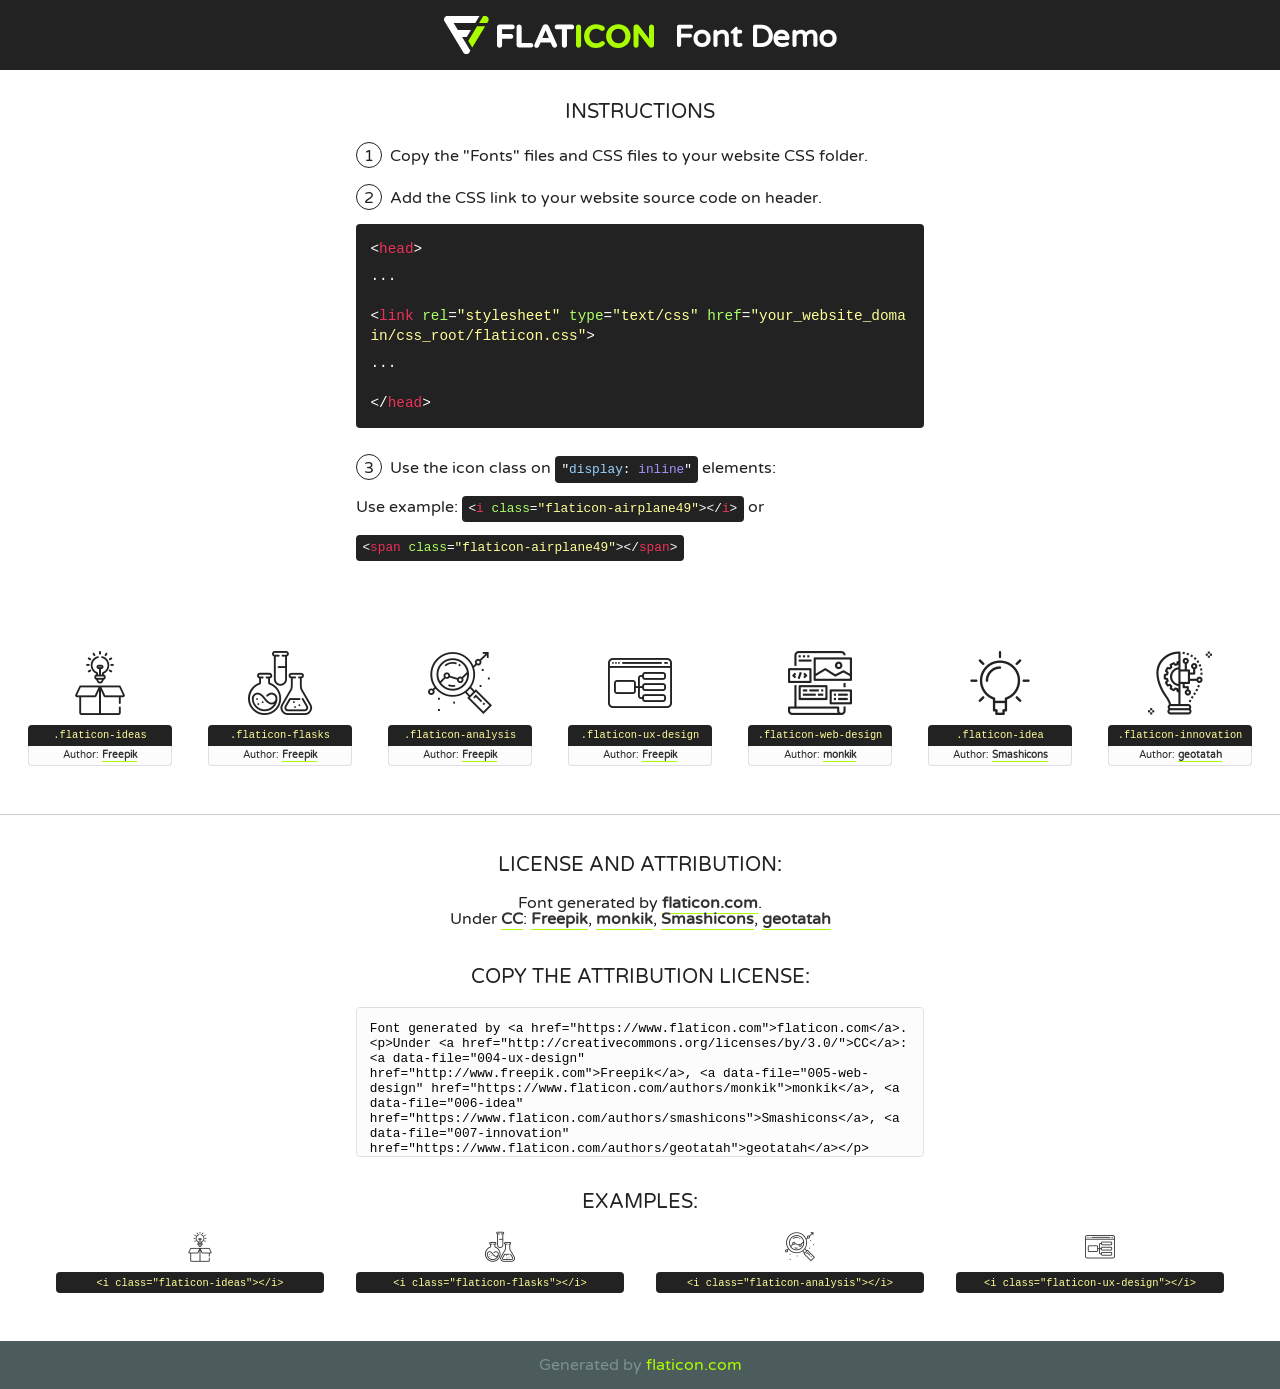
<file: fonts/flaticon/font/flaticon.html>
<!DOCTYPE html>
<!--
  Flaticon icon font: Flaticon
  Creation date: 20/03/2019 02:18
-->
<html>
<!DOCTYPE html>
<html>

<head>
    <title>Flaticon WebFont</title>
    <link href="http://fonts.googleapis.com/css?family=Varela+Round" rel="stylesheet" type="text/css" />
    <link rel="stylesheet" type="text/css" href="flaticon.css">
    <meta charset="UTF-8">
    <style>
    html, body, div, span, applet, object, iframe,
    h1, h2, h3, h4, h5, h6, p, blockquote, pre,
    a, abbr, acronym, address, big, cite, code,
    del, dfn, em, img, ins, kbd, q, s, samp,
    small, strike, strong, sub, sup, tt, var,
    b, u, i, center,
    dl, dt, dd, ol, ul, li,
    fieldset, form, label, legend,
    table, caption, tbody, tfoot, thead, tr, th, td,
    article, aside, canvas, details, embed, 
    figure, figcaption, footer, header, hgroup, 
    menu, nav, output, ruby, section, summary,
    time, mark, audio, video {
        margin: 0;
        padding: 0;
        border: 0;
        font-size: 100%;
        font: inherit;
        vertical-align: baseline;
    }
    /* HTML5 display-role reset for older browsers */
    article, aside, details, figcaption, figure, 
    footer, header, hgroup, menu, nav, section {
        display: block;
    }
    body {
        line-height: 1;
    }
    ol, ul {
        list-style: none;
    }
    blockquote, q {
        quotes: none;
    }
    blockquote:before, blockquote:after,
    q:before, q:after {
        content: '';
        content: none;
    }
    table {
        border-collapse: collapse;
        border-spacing: 0;
    }
    body {
        font-family: 'Varela Round', Helvetica, Arial, sans-serif;
        font-size: 16px;
        color: #222;
    }
    a {
        color: #333;
        border-bottom: 1px solid #a9fd00;
        font-weight: bold;
        text-decoration: none;
    }
    * {
        -moz-box-sizing: border-box;
        -webkit-box-sizing: border-box;
        box-sizing: border-box;
        margin: 0;
        padding: 0;
    }
    [class^="flaticon-"]:before, [class*=" flaticon-"]:before, [class^="flaticon-"]:after, [class*=" flaticon-"]:after {
        font-family: Flaticon;
        font-size: 30px;
        font-style: normal;
        margin-left: 20px;
        color: #333;
    }
    .wrapper {
        max-width: 600px;
        margin: auto;
        padding: 0 1em;
    }
    .title {
        font-size: 1.25em;
        text-align: center;
        margin-bottom: 1em;
        text-transform: uppercase;
    }
    header {
        text-align: center;
        background-color: #222;
        color: #fff;
        padding: 1em;
    }
    header .logo {
        width: 210px;
        height: 38px;
        display: inline-block;
        vertical-align: middle;
        margin-right: 1em;
        border: none;
    }
    header strong {
        font-size: 1.95em;
        font-weight: bold;
        vertical-align: middle;
        margin-top: 5px;
        display: inline-block;
    }
    .demo {
        margin: 2em auto;
        line-height: 1.25em;
    }
    .demo ul li {
        margin-bottom: 1em;
    }
    .demo ul li .num {
        color: #222;
        border-radius: 20px;
        display: inline-block;
        width: 26px;
        padding: 3px;
        height: 26px;
        text-align: center;
        margin-right: 0.5em;
        border: 1px solid #222;
    }
    .demo ul li code {
        background-color: #222;
        border-radius: 4px;
        padding: 0.25em 0.5em;
        display: inline-block;
        color: #fff;
        font-family: Consolas,Monaco,Lucida Console,Liberation Mono,DejaVu Sans Mono,Bitstream Vera Sans Mono,Courier New, monospace;
        font-weight: lighter;
        margin-top: 1em;
        font-size: 0.8em;
        word-break: break-all;
    }
    .demo ul li code.big {
        padding: 1em;
        font-size: 0.9em;
    }
    .demo ul li code .red {
        color: #EF3159;
    }
    .demo ul li code .green {
        color: #ACFF65;
    }
    .demo ul li code .yellow {
        color: #FFFF99;
    }
    .demo ul li code .blue {
        color: #99D3FF;
    }
    .demo ul li code .purple {
        color: #A295FF;
    }
    .demo ul li code .dots {
        margin-top: 0.5em;
        display: block;
    }
    #glyphs {
        border-bottom: 1px solid #ccc;
        padding: 2em 0;
        text-align: center;
    }
    .glyph {
        display: inline-block;
        width: 9em;
        margin: 1em;
        text-align: center;
        vertical-align: top;
        background: #FFF;
    }
    .glyph .glyph-icon {
        padding: 10px;
        display: block;
        font-family:"Flaticon";
        font-size: 64px;
        line-height: 1;
    }
    .glyph .glyph-icon:before {
        font-size: 64px;
        color: #222;
        margin-left: 0;
    }
    .class-name {
        font-size: 0.65em;
        background-color: #222;
        color: #fff;
        border-radius: 4px 4px 0 0;
        padding: 0.5em;
        color: #FFFF99;
        font-family: Consolas,Monaco,Lucida Console,Liberation Mono,DejaVu Sans Mono,Bitstream Vera Sans Mono,Courier New, monospace;
    }
    .author-name {
        font-size: 0.6em;
        background-color: #fcfcfd;
        border: 1px solid #DEDEE4;
        border-top: 0;
        border-radius: 0 0 4px 4px;
        padding: 0.5em;
    }
    .class-name:last-child {
        font-size: 10px;
        color:#888;
    }
    .class-name:last-child a {
        font-size: 10px;
        color:#555;
    }
    .class-name:last-child a:hover {
        color:#a9fd00;
    }
    .glyph > input {
        display: block;
        width: 100px;
        margin: 5px auto;
        text-align: center;
        font-size: 12px;
        cursor: text;
    }
    .glyph > input.icon-input {
        font-family:"Flaticon";
        font-size: 16px;
        margin-bottom: 10px;
    }
    .attribution .title {
        margin-top: 2em;
    }
    .attribution textarea {
        background-color: #fcfcfd;
        padding: 1em;
        border: none;
        box-shadow: none;
        border: 1px solid #DEDEE4;
        border-radius: 4px;
        resize: none;
        width: 100%;
        height: 150px;
        font-size: 0.8em;
        font-family: Consolas,Monaco,Lucida Console,Liberation Mono,DejaVu Sans Mono,Bitstream Vera Sans Mono,Courier New, monospace;
        -webkit-appearance: none;
    }
    .iconsuse {
        margin: 2em auto;
        text-align: center;
        max-width: 1200px;
    }
    .iconsuse:after {
        content: '';
        display: table;
        clear: both;
    }
    .iconsuse .image {
        float: left;
        width: 25%;
        padding: 0 1em;
    }
    .iconsuse .image p {
        margin-bottom: 1em;
    }
    .iconsuse .image span {
        display: block;
        font-size: 0.65em;
        background-color: #222;
        color: #fff;
        border-radius: 4px;
        padding: 0.5em;
        color: #FFFF99;
        margin-top: 1em;
        font-family: Consolas,Monaco,Lucida Console,Liberation Mono,DejaVu Sans Mono,Bitstream Vera Sans Mono,Courier New, monospace;
    }
    #footer {
        text-align: center;
        background-color: #4C5B5C;
        color: #7c9192;
        padding: 1em;
    }
    #footer a {
        border: none;
        color: #a9fd00;
        font-weight: normal;
    }
    @media (max-width: 960px) {
        .iconsuse .image {
            width: 50%;
        }
    }
    @media (max-width: 560px) {
        .iconsuse .image {
            width: 100%;
        }
    }
    </style>
</head>

<body class="characters-off">

    <header>
        <a href="https://www.flaticon.com" target="_blank" class="logo">
            <svg version="1.1" xmlns="http://www.w3.org/2000/svg" xmlns:xlink="http://www.w3.org/1999/xlink" xmlns:a="http://ns.adobe.com/AdobeSVGViewerExtensions/3.0/" viewBox="0 0 560.875 102.036" enable-background="new 0 0 560.875 102.036" xml:space="preserve">
                <defs>
                </defs>
                <g>
                    <g class="letters">
                        <path fill="#ffffff" d="M141.596,29.675c0-3.777,2.985-6.767,6.764-6.767h34.438c3.426,0,6.15,2.728,6.15,6.15
                        c0,3.43-2.724,6.149-6.15,6.149h-27.674v13.091h23.719c3.429,0,6.151,2.724,6.151,6.15c0,3.43-2.723,6.149-6.151,6.149h-23.719
                        v17.574c0,3.773-2.986,6.761-6.764,6.761c-3.779,0-6.764-2.989-6.764-6.761V29.675z"></path>
                        <path fill="#ffffff" d="M193.844,29.149c0-3.781,2.985-6.767,6.764-6.767c3.776,0,6.763,2.985,6.763,6.767v42.957h25.039
                        c3.426,0,6.149,2.726,6.149,6.153c0,3.425-2.723,6.15-6.149,6.15h-31.802c-3.779,0-6.764-2.986-6.764-6.768V29.149z"></path>
                        <path fill="#ffffff" d="M241.891,75.71l21.438-48.407c1.492-3.341,4.215-5.357,7.906-5.357h0.792
                        c3.686,0,6.323,2.017,7.815,5.357l21.439,48.407c0.436,0.967,0.701,1.845,0.701,2.723c0,3.602-2.809,6.501-6.414,6.501
                        c-3.161,0-5.269-1.845-6.499-4.655l-4.132-9.661h-27.059l-4.301,10.102c-1.144,2.631-3.426,4.214-6.237,4.214
                        c-3.517,0-6.24-2.81-6.24-6.325C241.1,77.64,241.451,76.677,241.891,75.71z M279.932,58.666l-8.521-20.297l-8.526,20.297H279.932
                        z"></path>
                        <path fill="#ffffff" d="M314.864,35.387H301.86c-3.429,0-6.239-2.813-6.239-6.238c0-3.429,2.811-6.24,6.239-6.24h39.533
                        c3.426,0,6.237,2.811,6.237,6.24c0,3.425-2.811,6.238-6.237,6.238h-13.001v42.785c0,3.773-2.99,6.761-6.764,6.761
                        c-3.779,0-6.764-2.989-6.764-6.761V35.387z"></path>
                        <path fill="#A9FD00" d="M352.615,29.149c0-3.781,2.985-6.767,6.767-6.767c3.774,0,6.761,2.985,6.761,6.767v49.024
                        c0,3.773-2.987,6.761-6.761,6.761c-3.781,0-6.767-2.989-6.767-6.761V29.149z"></path>
                        <path fill="#A9FD00" d="M374.132,53.836v-0.179c0-17.481,13.178-31.801,32.065-31.801c9.22,0,15.459,2.458,20.557,6.238
                        c1.402,1.054,2.637,2.985,2.637,5.357c0,3.692-2.985,6.59-6.681,6.59c-1.845,0-3.071-0.702-4.044-1.319
                        c-3.776-2.813-7.729-4.393-12.562-4.393c-10.364,0-17.831,8.611-17.831,19.154v0.173c0,10.542,7.291,19.329,17.831,19.329
                        c5.715,0,9.492-1.756,13.359-4.834c1.049-0.874,2.458-1.491,4.039-1.491c3.429,0,6.325,2.813,6.325,6.236
                        c0,2.106-1.056,3.78-2.282,4.834c-5.539,4.834-12.036,7.733-21.878,7.733C387.572,85.464,374.132,71.493,374.132,53.836z"></path>
                        <path fill="#A9FD00" d="M433.009,53.836v-0.179c0-17.481,13.79-31.801,32.766-31.801c18.981,0,32.592,14.143,32.592,31.628v0.173
                        c0,17.483-13.785,31.807-32.769,31.807C446.625,85.464,433.009,71.32,433.009,53.836z M484.224,53.836v-0.179
                        c0-10.539-7.725-19.326-18.626-19.326c-10.893,0-18.449,8.611-18.449,19.154v0.173c0,10.542,7.73,19.329,18.626,19.329
                        C476.676,72.986,484.224,64.378,484.224,53.836z"></path>
                        <path fill="#A9FD00" d="M506.233,29.321c0-3.774,2.99-6.763,6.767-6.763h1.401c3.252,0,5.183,1.583,7.029,3.953l26.093,34.265
                        V29.059c0-3.692,2.99-6.677,6.681-6.677c3.683,0,6.671,2.985,6.671,6.677v48.934c0,3.78-2.987,6.765-6.764,6.765h-0.436
                        c-3.257,0-5.188-1.581-7.034-3.953l-27.056-35.492v32.944c0,3.687-2.985,6.676-6.678,6.676c-3.683,0-6.673-2.989-6.673-6.676
                        V29.321z"></path>
                    </g>
                    <g class="insignia">
                        <path fill="#ffffff" d="M48.372,56.137h12.517l11.156-18.537H37.186L25.688,18.539h57.825L94.668,0H9.271
                        C5.925,0,2.842,1.801,1.198,4.716c-1.644,2.907-1.593,6.482,0.134,9.343l50.38,83.501c1.678,2.781,4.689,4.476,7.938,4.476
                        c3.246,0,6.257-1.695,7.935-4.476l2.898-4.804L48.372,56.137z"></path>
                        <g class="i">
                            <path fill="#A9FD00" d="M93.575,18.539h0.031v0.004l21.652,0.004l2.705-4.488c1.727-2.861,1.778-6.436,0.133-9.343
                            C116.454,1.801,113.371,0,110.026,0h-5.294L93.575,18.539z"></path>
                            <polygon fill="#A9FD00" points="88.291,27.356 64.725,66.486 75.519,84.404 109.942,27.356"></polygon>
                        </g>
                    </g>
                </g>
            </svg>
        </a>
        <strong>Font Demo</strong>
    </header>


    <section class="demo wrapper">

        <p class="title">Instructions</p>

        <ul>
            <li>
                <span class="num">1</span>Copy the "Fonts" files and CSS files to your website CSS folder.
            </li>
            <li>
                <span class="num">2</span>Add the CSS link to your website source code on header.
                <code class="big">
                    &lt;<span class="red">head</span>&gt;
                    <br/><span class="dots">...</span>
                    <br/>&lt;<span class="red">link</span> <span class="green">rel</span>=<span class="yellow">"stylesheet"</span> <span class="green">type</span>=<span class="yellow">"text/css"</span> <span class="green">href</span>=<span class="yellow">"your_website_domain/css_root/flaticon.css"</span>&gt;
                    <br/><span class="dots">...</span>
                    <br/>&lt;/<span class="red">head</span>&gt;
                </code>
            </li>

            <li>
                <p>
                    <span class="num">3</span>Use the icon class on <code>"<span class="blue">display</span>:<span class="purple"> inline</span>"</code> elements:
                    <br />
                    Use example: <code>&lt;<span class="red">i</span> <span class="green">class</span>=<span class="yellow">&quot;flaticon-airplane49&quot;</span>&gt;&lt;/<span class="red">i</span>&gt;</code> or <code>&lt;<span class="red">span</span> <span class="green">class</span>=<span class="yellow">&quot;flaticon-airplane49&quot;</span>&gt;&lt;/<span class="red">span</span>&gt;</code>
            </li>
        </ul>

    </section>




   <section id="glyphs">          
    
      
        <div class="glyph"><div class="glyph-icon flaticon-ideas"></div>
            <div class="class-name">.flaticon-ideas</div>
            <div class="author-name">Author: <a data-file="001-ideas" href="http://www.freepik.com">Freepik</a> </div> 
        </div>        
        
        <div class="glyph"><div class="glyph-icon flaticon-flasks"></div>
            <div class="class-name">.flaticon-flasks</div>
            <div class="author-name">Author: <a data-file="002-flasks" href="http://www.freepik.com">Freepik</a> </div> 
        </div>        
        
        <div class="glyph"><div class="glyph-icon flaticon-analysis"></div>
            <div class="class-name">.flaticon-analysis</div>
            <div class="author-name">Author: <a data-file="003-analysis" href="http://www.freepik.com">Freepik</a> </div> 
        </div>        
        
        <div class="glyph"><div class="glyph-icon flaticon-ux-design"></div>
            <div class="class-name">.flaticon-ux-design</div>
            <div class="author-name">Author: <a data-file="004-ux-design" href="http://www.freepik.com">Freepik</a> </div> 
        </div>        
        
        <div class="glyph"><div class="glyph-icon flaticon-web-design"></div>
            <div class="class-name">.flaticon-web-design</div>
            <div class="author-name">Author: <a data-file="005-web-design" href="https://www.flaticon.com/authors/monkik">monkik</a> </div> 
        </div>        
        
        <div class="glyph"><div class="glyph-icon flaticon-idea"></div>
            <div class="class-name">.flaticon-idea</div>
            <div class="author-name">Author: <a data-file="006-idea" href="https://www.flaticon.com/authors/smashicons">Smashicons</a> </div> 
        </div>        
        
        <div class="glyph"><div class="glyph-icon flaticon-innovation"></div>
            <div class="class-name">.flaticon-innovation</div>
            <div class="author-name">Author: <a data-file="007-innovation" href="https://www.flaticon.com/authors/geotatah">geotatah</a> </div> 
        </div>        
        

    </section>



    <section class="attribution wrapper"   style="text-align:center;">

      <div class="title">License and attribution:</div><div class="attrDiv">Font generated by <a href="https://www.flaticon.com">flaticon.com</a>. <div><p>Under <a href="http://creativecommons.org/licenses/by/3.0/">CC</a>: <a data-file="004-ux-design" href="http://www.freepik.com">Freepik</a>, <a data-file="005-web-design" href="https://www.flaticon.com/authors/monkik">monkik</a>, <a data-file="006-idea" href="https://www.flaticon.com/authors/smashicons">Smashicons</a>, <a data-file="007-innovation" href="https://www.flaticon.com/authors/geotatah">geotatah</a></p>  </div>
      </div>
      <div class="title">Copy the Attribution License:</div>

    <textarea onclick="this.focus();this.select();">Font generated by &lt;a href=&quot;https://www.flaticon.com&quot;&gt;flaticon.com&lt;/a&gt;. <p>Under <a href="http://creativecommons.org/licenses/by/3.0/">CC</a>: <a data-file="004-ux-design" href="http://www.freepik.com">Freepik</a>, <a data-file="005-web-design" href="https://www.flaticon.com/authors/monkik">monkik</a>, <a data-file="006-idea" href="https://www.flaticon.com/authors/smashicons">Smashicons</a>, <a data-file="007-innovation" href="https://www.flaticon.com/authors/geotatah">geotatah</a></p>  
     </textarea>

    </section>

    <section class="iconsuse">

          <div class="title">Examples:</div>            
             
            <div class="image">
                <p>
                    <i class="glyph-icon flaticon-ideas"></i> 
                    <span>&lt;i class=&quot;flaticon-ideas&quot;&gt;&lt;/i&gt;</span>
                </p>
            </div>
            
            <div class="image">
                <p>
                    <i class="glyph-icon flaticon-flasks"></i> 
                    <span>&lt;i class=&quot;flaticon-flasks&quot;&gt;&lt;/i&gt;</span>
                </p>
            </div>
            
            <div class="image">
                <p>
                    <i class="glyph-icon flaticon-analysis"></i> 
                    <span>&lt;i class=&quot;flaticon-analysis&quot;&gt;&lt;/i&gt;</span>
                </p>
            </div>
            
            <div class="image">
                <p>
                    <i class="glyph-icon flaticon-ux-design"></i> 
                    <span>&lt;i class=&quot;flaticon-ux-design&quot;&gt;&lt;/i&gt;</span>
                </p>
            </div>
                       
        </div>
                            
    </section>

<div id="footer">
    <div>Generated by <a href="https://www.flaticon.com">flaticon.com</a>
    </div>
</div>



</body>
</html>
</file>
<file: css/flaticon.css>
/*
  	Flaticon icon font: Flaticon
  	Creation date: 04/01/2019 13:45
  	*/


@font-face {
  font-family: "Flaticon";
  src: url("../fonts/flaticon/font/Flaticon.eot");
  src: url("../fonts/flaticon/font/Flaticon.eot?#iefix") format("embedded-opentype"),
       url("../fonts/flaticon/font/Flaticon.woff") format("woff"),
       url("../fonts/flaticon/font/Flaticon.ttf") format("truetype"),
       url("../fonts/flaticon/font/Flaticon.svg#Flaticon") format("svg");
  font-weight: normal;
  font-style: normal;
}

@media screen and (-webkit-min-device-pixel-ratio:0) {
  @font-face {
    font-family: "Flaticon";
    src: url("../fonts/flaticon/font/Flaticon.svg#Flaticon") format("svg");
  }
}

[class^="flaticon-"]:before, [class*=" flaticon-"]:before,
[class^="flaticon-"]:after, [class*=" flaticon-"]:after {   
  font-family: Flaticon;
  font-style: normal;
  font-weight: normal;
  font-variant: normal;
  text-transform: none;
  line-height: 1;

  /* Better Font Rendering =========== */
  -webkit-font-smoothing: antialiased;
  -moz-osx-font-smoothing: grayscale;
}

.flaticon-ideas:before { content: "\f100"; }
.flaticon-flasks:before { content: "\f101"; }
.flaticon-analysis:before { content: "\f102"; }
.flaticon-ux-design:before { content: "\f103"; }
.flaticon-web-design:before { content: "\f104"; }
.flaticon-idea:before { content: "\f105"; }
.flaticon-innovation:before { content: "\f106"; }
</file>
<file: css/icomoon.css>
@font-face {
  font-family: 'icomoon';
  src:  url('../fonts/icomoon/icomoon.eot?6tt51o');
  src:  url('../fonts/icomoon/icomoon.eot?6tt51o#iefix') format('embedded-opentype'),
    url('../fonts/icomoon/icomoon.ttf?6tt51o') format('truetype'),
    url('../fonts/icomoon/icomoon.woff?6tt51o') format('woff'),
    url('../fonts/icomoon/icomoon.svg?6tt51o#icomoon') format('svg');
  font-weight: normal;
  font-style: normal;
}

[class^="icon-"], [class*=" icon-"] {
  /* use !important to prevent issues with browser extensions that change fonts */
  font-family: 'icomoon' !important;
  speak: none;
  font-style: normal;
  font-weight: normal;
  font-variant: normal;
  text-transform: none;
  line-height: 1;

  /* Better Font Rendering =========== */
  -webkit-font-smoothing: antialiased;
  -moz-osx-font-smoothing: grayscale;
}

.icon-asterisk:before {
  content: "\f069";
}
.icon-plus:before {
  content: "\f067";
}
.icon-question:before {
  content: "\f128";
}
.icon-minus:before {
  content: "\f068";
}
.icon-glass:before {
  content: "\f000";
}
.icon-music:before {
  content: "\f001";
}
.icon-search:before {
  content: "\f002";
}
.icon-envelope-o:before {
  content: "\f003";
}
.icon-heart:before {
  content: "\f004";
}
.icon-star:before {
  content: "\f005";
}
.icon-star-o:before {
  content: "\f006";
}
.icon-user:before {
  content: "\f007";
}
.icon-film:before {
  content: "\f008";
}
.icon-th-large:before {
  content: "\f009";
}
.icon-th:before {
  content: "\f00a";
}
.icon-th-list:before {
  content: "\f00b";
}
.icon-check:before {
  content: "\f00c";
}
.icon-close:before {
  content: "\f00d";
}
.icon-remove:before {
  content: "\f00d";
}
.icon-times:before {
  content: "\f00d";
}
.icon-search-plus:before {
  content: "\f00e";
}
.icon-search-minus:before {
  content: "\f010";
}
.icon-power-off:before {
  content: "\f011";
}
.icon-signal:before {
  content: "\f012";
}
.icon-cog:before {
  content: "\f013";
}
.icon-gear:before {
  content: "\f013";
}
.icon-trash-o:before {
  content: "\f014";
}
.icon-home:before {
  content: "\f015";
}
.icon-file-o:before {
  content: "\f016";
}
.icon-clock-o:before {
  content: "\f017";
}
.icon-road:before {
  content: "\f018";
}
.icon-download:before {
  content: "\f019";
}
.icon-arrow-circle-o-down:before {
  content: "\f01a";
}
.icon-arrow-circle-o-up:before {
  content: "\f01b";
}
.icon-inbox:before {
  content: "\f01c";
}
.icon-play-circle-o:before {
  content: "\f01d";
}
.icon-repeat:before {
  content: "\f01e";
}
.icon-rotate-right:before {
  content: "\f01e";
}
.icon-refresh:before {
  content: "\f021";
}
.icon-list-alt:before {
  content: "\f022";
}
.icon-lock:before {
  content: "\f023";
}
.icon-flag:before {
  content: "\f024";
}
.icon-headphones:before {
  content: "\f025";
}
.icon-volume-off:before {
  content: "\f026";
}
.icon-volume-down:before {
  content: "\f027";
}
.icon-volume-up:before {
  content: "\f028";
}
.icon-qrcode:before {
  content: "\f029";
}
.icon-barcode:before {
  content: "\f02a";
}
.icon-tag:before {
  content: "\f02b";
}
.icon-tags:before {
  content: "\f02c";
}
.icon-book:before {
  content: "\f02d";
}
.icon-bookmark:before {
  content: "\f02e";
}
.icon-print:before {
  content: "\f02f";
}
.icon-camera:before {
  content: "\f030";
}
.icon-font:before {
  content: "\f031";
}
.icon-bold:before {
  content: "\f032";
}
.icon-italic:before {
  content: "\f033";
}
.icon-text-height:before {
  content: "\f034";
}
.icon-text-width:before {
  content: "\f035";
}
.icon-align-left:before {
  content: "\f036";
}
.icon-align-center:before {
  content: "\f037";
}
.icon-align-right:before {
  content: "\f038";
}
.icon-align-justify:before {
  content: "\f039";
}
.icon-list:before {
  content: "\f03a";
}
.icon-dedent:before {
  content: "\f03b";
}
.icon-outdent:before {
  content: "\f03b";
}
.icon-indent:before {
  content: "\f03c";
}
.icon-video-camera:before {
  content: "\f03d";
}
.icon-image:before {
  content: "\f03e";
}
.icon-photo:before {
  content: "\f03e";
}
.icon-picture-o:before {
  content: "\f03e";
}
.icon-pencil:before {
  content: "\f040";
}
.icon-map-marker:before {
  content: "\f041";
}
.icon-adjust:before {
  content: "\f042";
}
.icon-tint:before {
  content: "\f043";
}
.icon-edit:before {
  content: "\f044";
}
.icon-pencil-square-o:before {
  content: "\f044";
}
.icon-share-square-o:before {
  content: "\f045";
}
.icon-check-square-o:before {
  content: "\f046";
}
.icon-arrows:before {
  content: "\f047";
}
.icon-step-backward:before {
  content: "\f048";
}
.icon-fast-backward:before {
  content: "\f049";
}
.icon-backward:before {
  content: "\f04a";
}
.icon-play:before {
  content: "\f04b";
}
.icon-pause:before {
  content: "\f04c";
}
.icon-stop:before {
  content: "\f04d";
}
.icon-forward:before {
  content: "\f04e";
}
.icon-fast-forward:before {
  content: "\f050";
}
.icon-step-forward:before {
  content: "\f051";
}
.icon-eject:before {
  content: "\f052";
}
.icon-chevron-left:before {
  content: "\f053";
}
.icon-chevron-right:before {
  content: "\f054";
}
.icon-plus-circle:before {
  content: "\f055";
}
.icon-minus-circle:before {
  content: "\f056";
}
.icon-times-circle:before {
  content: "\f057";
}
.icon-check-circle:before {
  content: "\f058";
}
.icon-question-circle:before {
  content: "\f059";
}
.icon-info-circle:before {
  content: "\f05a";
}
.icon-crosshairs:before {
  content: "\f05b";
}
.icon-times-circle-o:before {
  content: "\f05c";
}
.icon-check-circle-o:before {
  content: "\f05d";
}
.icon-ban:before {
  content: "\f05e";
}
.icon-arrow-left:before {
  content: "\f060";
}
.icon-arrow-right:before {
  content: "\f061";
}
.icon-arrow-up:before {
  content: "\f062";
}
.icon-arrow-down:before {
  content: "\f063";
}
.icon-mail-forward:before {
  content: "\f064";
}
.icon-share:before {
  content: "\f064";
}
.icon-expand:before {
  content: "\f065";
}
.icon-compress:before {
  content: "\f066";
}
.icon-exclamation-circle:before {
  content: "\f06a";
}
.icon-gift:before {
  content: "\f06b";
}
.icon-leaf:before {
  content: "\f06c";
}
.icon-fire:before {
  content: "\f06d";
}
.icon-eye:before {
  content: "\f06e";
}
.icon-eye-slash:before {
  content: "\f070";
}
.icon-exclamation-triangle:before {
  content: "\f071";
}
.icon-warning:before {
  content: "\f071";
}
.icon-plane:before {
  content: "\f072";
}
.icon-calendar:before {
  content: "\f073";
}
.icon-random:before {
  content: "\f074";
}
.icon-comment:before {
  content: "\f075";
}
.icon-magnet:before {
  content: "\f076";
}
.icon-chevron-up:before {
  content: "\f077";
}
.icon-chevron-down:before {
  content: "\f078";
}
.icon-retweet:before {
  content: "\f079";
}
.icon-shopping-cart:before {
  content: "\f07a";
}
.icon-folder:before {
  content: "\f07b";
}
.icon-folder-open:before {
  content: "\f07c";
}
.icon-arrows-v:before {
  content: "\f07d";
}
.icon-arrows-h:before {
  content: "\f07e";
}
.icon-bar-chart:before {
  content: "\f080";
}
.icon-bar-chart-o:before {
  content: "\f080";
}
.icon-twitter-square:before {
  content: "\f081";
}
.icon-facebook-square:before {
  content: "\f082";
}
.icon-camera-retro:before {
  content: "\f083";
}
.icon-key:before {
  content: "\f084";
}
.icon-cogs:before {
  content: "\f085";
}
.icon-gears:before {
  content: "\f085";
}
.icon-comments:before {
  content: "\f086";
}
.icon-thumbs-o-up:before {
  content: "\f087";
}
.icon-thumbs-o-down:before {
  content: "\f088";
}
.icon-star-half:before {
  content: "\f089";
}
.icon-heart-o:before {
  content: "\f08a";
}
.icon-sign-out:before {
  content: "\f08b";
}
.icon-linkedin-square:before {
  content: "\f08c";
}
.icon-thumb-tack:before {
  content: "\f08d";
}
.icon-external-link:before {
  content: "\f08e";
}
.icon-sign-in:before {
  content: "\f090";
}
.icon-trophy:before {
  content: "\f091";
}
.icon-github-square:before {
  content: "\f092";
}
.icon-upload:before {
  content: "\f093";
}
.icon-lemon-o:before {
  content: "\f094";
}
.icon-phone:before {
  content: "\f095";
}
.icon-square-o:before {
  content: "\f096";
}
.icon-bookmark-o:before {
  content: "\f097";
}
.icon-phone-square:before {
  content: "\f098";
}
.icon-twitter:before {
  content: "\f099";
}
.icon-facebook:before {
  content: "\f09a";
}
.icon-facebook-f:before {
  content: "\f09a";
}
.icon-github:before {
  content: "\f09b";
}
.icon-unlock:before {
  content: "\f09c";
}
.icon-credit-card:before {
  content: "\f09d";
}
.icon-feed:before {
  content: "\f09e";
}
.icon-rss:before {
  content: "\f09e";
}
.icon-hdd-o:before {
  content: "\f0a0";
}
.icon-bullhorn:before {
  content: "\f0a1";
}
.icon-bell-o:before {
  content: "\f0a2";
}
.icon-certificate:before {
  content: "\f0a3";
}
.icon-hand-o-right:before {
  content: "\f0a4";
}
.icon-hand-o-left:before {
  content: "\f0a5";
}
.icon-hand-o-up:before {
  content: "\f0a6";
}
.icon-hand-o-down:before {
  content: "\f0a7";
}
.icon-arrow-circle-left:before {
  content: "\f0a8";
}
.icon-arrow-circle-right:before {
  content: "\f0a9";
}
.icon-arrow-circle-up:before {
  content: "\f0aa";
}
.icon-arrow-circle-down:before {
  content: "\f0ab";
}
.icon-globe:before {
  content: "\f0ac";
}
.icon-wrench:before {
  content: "\f0ad";
}
.icon-tasks:before {
  content: "\f0ae";
}
.icon-filter:before {
  content: "\f0b0";
}
.icon-briefcase:before {
  content: "\f0b1";
}
.icon-arrows-alt:before {
  content: "\f0b2";
}
.icon-group:before {
  content: "\f0c0";
}
.icon-users:before {
  content: "\f0c0";
}
.icon-chain:before {
  content: "\f0c1";
}
.icon-link:before {
  content: "\f0c1";
}
.icon-cloud:before {
  content: "\f0c2";
}
.icon-flask:before {
  content: "\f0c3";
}
.icon-cut:before {
  content: "\f0c4";
}
.icon-scissors:before {
  content: "\f0c4";
}
.icon-copy:before {
  content: "\f0c5";
}
.icon-files-o:before {
  content: "\f0c5";
}
.icon-paperclip:before {
  content: "\f0c6";
}
.icon-floppy-o:before {
  content: "\f0c7";
}
.icon-save:before {
  content: "\f0c7";
}
.icon-square:before {
  content: "\f0c8";
}
.icon-bars:before {
  content: "\f0c9";
}
.icon-navicon:before {
  content: "\f0c9";
}
.icon-reorder:before {
  content: "\f0c9";
}
.icon-list-ul:before {
  content: "\f0ca";
}
.icon-list-ol:before {
  content: "\f0cb";
}
.icon-strikethrough:before {
  content: "\f0cc";
}
.icon-underline:before {
  content: "\f0cd";
}
.icon-table:before {
  content: "\f0ce";
}
.icon-magic:before {
  content: "\f0d0";
}
.icon-truck:before {
  content: "\f0d1";
}
.icon-pinterest:before {
  content: "\f0d2";
}
.icon-pinterest-square:before {
  content: "\f0d3";
}
.icon-google-plus-square:before {
  content: "\f0d4";
}
.icon-google-plus:before {
  content: "\f0d5";
}
.icon-money:before {
  content: "\f0d6";
}
.icon-caret-down:before {
  content: "\f0d7";
}
.icon-caret-up:before {
  content: "\f0d8";
}
.icon-caret-left:before {
  content: "\f0d9";
}
.icon-caret-right:before {
  content: "\f0da";
}
.icon-columns:before {
  content: "\f0db";
}
.icon-sort:before {
  content: "\f0dc";
}
.icon-unsorted:before {
  content: "\f0dc";
}
.icon-sort-desc:before {
  content: "\f0dd";
}
.icon-sort-down:before {
  content: "\f0dd";
}
.icon-sort-asc:before {
  content: "\f0de";
}
.icon-sort-up:before {
  content: "\f0de";
}
.icon-envelope:before {
  content: "\f0e0";
}
.icon-linkedin:before {
  content: "\f0e1";
}
.icon-rotate-left:before {
  content: "\f0e2";
}
.icon-undo:before {
  content: "\f0e2";
}
.icon-gavel:before {
  content: "\f0e3";
}
.icon-legal:before {
  content: "\f0e3";
}
.icon-dashboard:before {
  content: "\f0e4";
}
.icon-tachometer:before {
  content: "\f0e4";
}
.icon-comment-o:before {
  content: "\f0e5";
}
.icon-comments-o:before {
  content: "\f0e6";
}
.icon-bolt:before {
  content: "\f0e7";
}
.icon-flash:before {
  content: "\f0e7";
}
.icon-sitemap:before {
  content: "\f0e8";
}
.icon-umbrella:before {
  content: "\f0e9";
}
.icon-clipboard:before {
  content: "\f0ea";
}
.icon-paste:before {
  content: "\f0ea";
}
.icon-lightbulb-o:before {
  content: "\f0eb";
}
.icon-exchange:before {
  content: "\f0ec";
}
.icon-cloud-download:before {
  content: "\f0ed";
}
.icon-cloud-upload:before {
  content: "\f0ee";
}
.icon-user-md:before {
  content: "\f0f0";
}
.icon-stethoscope:before {
  content: "\f0f1";
}
.icon-suitcase:before {
  content: "\f0f2";
}
.icon-bell:before {
  content: "\f0f3";
}
.icon-coffee:before {
  content: "\f0f4";
}
.icon-cutlery:before {
  content: "\f0f5";
}
.icon-file-text-o:before {
  content: "\f0f6";
}
.icon-building-o:before {
  content: "\f0f7";
}
.icon-hospital-o:before {
  content: "\f0f8";
}
.icon-ambulance:before {
  content: "\f0f9";
}
.icon-medkit:before {
  content: "\f0fa";
}
.icon-fighter-jet:before {
  content: "\f0fb";
}
.icon-beer:before {
  content: "\f0fc";
}
.icon-h-square:before {
  content: "\f0fd";
}
.icon-plus-square:before {
  content: "\f0fe";
}
.icon-angle-double-left:before {
  content: "\f100";
}
.icon-angle-double-right:before {
  content: "\f101";
}
.icon-angle-double-up:before {
  content: "\f102";
}
.icon-angle-double-down:before {
  content: "\f103";
}
.icon-angle-left:before {
  content: "\f104";
}
.icon-angle-right:before {
  content: "\f105";
}
.icon-angle-up:before {
  content: "\f106";
}
.icon-angle-down:before {
  content: "\f107";
}
.icon-desktop:before {
  content: "\f108";
}
.icon-laptop:before {
  content: "\f109";
}
.icon-tablet:before {
  content: "\f10a";
}
.icon-mobile:before {
  content: "\f10b";
}
.icon-mobile-phone:before {
  content: "\f10b";
}
.icon-circle-o:before {
  content: "\f10c";
}
.icon-quote-left:before {
  content: "\f10d";
}
.icon-quote-right:before {
  content: "\f10e";
}
.icon-spinner:before {
  content: "\f110";
}
.icon-circle:before {
  content: "\f111";
}
.icon-mail-reply:before {
  content: "\f112";
}
.icon-reply:before {
  content: "\f112";
}
.icon-github-alt:before {
  content: "\f113";
}
.icon-folder-o:before {
  content: "\f114";
}
.icon-folder-open-o:before {
  content: "\f115";
}
.icon-smile-o:before {
  content: "\f118";
}
.icon-frown-o:before {
  content: "\f119";
}
.icon-meh-o:before {
  content: "\f11a";
}
.icon-gamepad:before {
  content: "\f11b";
}
.icon-keyboard-o:before {
  content: "\f11c";
}
.icon-flag-o:before {
  content: "\f11d";
}
.icon-flag-checkered:before {
  content: "\f11e";
}
.icon-terminal:before {
  content: "\f120";
}
.icon-code:before {
  content: "\f121";
}
.icon-mail-reply-all:before {
  content: "\f122";
}
.icon-reply-all:before {
  content: "\f122";
}
.icon-star-half-empty:before {
  content: "\f123";
}
.icon-star-half-full:before {
  content: "\f123";
}
.icon-star-half-o:before {
  content: "\f123";
}
.icon-location-arrow:before {
  content: "\f124";
}
.icon-crop:before {
  content: "\f125";
}
.icon-code-fork:before {
  content: "\f126";
}
.icon-chain-broken:before {
  content: "\f127";
}
.icon-unlink:before {
  content: "\f127";
}
.icon-info:before {
  content: "\f129";
}
.icon-exclamation:before {
  content: "\f12a";
}
.icon-superscript:before {
  content: "\f12b";
}
.icon-subscript:before {
  content: "\f12c";
}
.icon-eraser:before {
  content: "\f12d";
}
.icon-puzzle-piece:before {
  content: "\f12e";
}
.icon-microphone:before {
  content: "\f130";
}
.icon-microphone-slash:before {
  content: "\f131";
}
.icon-shield:before {
  content: "\f132";
}
.icon-calendar-o:before {
  content: "\f133";
}
.icon-fire-extinguisher:before {
  content: "\f134";
}
.icon-rocket:before {
  content: "\f135";
}
.icon-maxcdn:before {
  content: "\f136";
}
.icon-chevron-circle-left:before {
  content: "\f137";
}
.icon-chevron-circle-right:before {
  content: "\f138";
}
.icon-chevron-circle-up:before {
  content: "\f139";
}
.icon-chevron-circle-down:before {
  content: "\f13a";
}
.icon-html5:before {
  content: "\f13b";
}
.icon-css3:before {
  content: "\f13c";
}
.icon-anchor:before {
  content: "\f13d";
}
.icon-unlock-alt:before {
  content: "\f13e";
}
.icon-bullseye:before {
  content: "\f140";
}
.icon-ellipsis-h:before {
  content: "\f141";
}
.icon-ellipsis-v:before {
  content: "\f142";
}
.icon-rss-square:before {
  content: "\f143";
}
.icon-play-circle:before {
  content: "\f144";
}
.icon-ticket:before {
  content: "\f145";
}
.icon-minus-square:before {
  content: "\f146";
}
.icon-minus-square-o:before {
  content: "\f147";
}
.icon-level-up:before {
  content: "\f148";
}
.icon-level-down:before {
  content: "\f149";
}
.icon-check-square:before {
  content: "\f14a";
}
.icon-pencil-square:before {
  content: "\f14b";
}
.icon-external-link-square:before {
  content: "\f14c";
}
.icon-share-square:before {
  content: "\f14d";
}
.icon-compass:before {
  content: "\f14e";
}
.icon-caret-square-o-down:before {
  content: "\f150";
}
.icon-toggle-down:before {
  content: "\f150";
}
.icon-caret-square-o-up:before {
  content: "\f151";
}
.icon-toggle-up:before {
  content: "\f151";
}
.icon-caret-square-o-right:before {
  content: "\f152";
}
.icon-toggle-right:before {
  content: "\f152";
}
.icon-eur:before {
  content: "\f153";
}
.icon-euro:before {
  content: "\f153";
}
.icon-gbp:before {
  content: "\f154";
}
.icon-dollar:before {
  content: "\f155";
}
.icon-usd:before {
  content: "\f155";
}
.icon-inr:before {
  content: "\f156";
}
.icon-rupee:before {
  content: "\f156";
}
.icon-cny:before {
  content: "\f157";
}
.icon-jpy:before {
  content: "\f157";
}
.icon-rmb:before {
  content: "\f157";
}
.icon-yen:before {
  content: "\f157";
}
.icon-rouble:before {
  content: "\f158";
}
.icon-rub:before {
  content: "\f158";
}
.icon-ruble:before {
  content: "\f158";
}
.icon-krw:before {
  content: "\f159";
}
.icon-won:before {
  content: "\f159";
}
.icon-bitcoin:before {
  content: "\f15a";
}
.icon-btc:before {
  content: "\f15a";
}
.icon-file:before {
  content: "\f15b";
}
.icon-file-text:before {
  content: "\f15c";
}
.icon-sort-alpha-asc:before {
  content: "\f15d";
}
.icon-sort-alpha-desc:before {
  content: "\f15e";
}
.icon-sort-amount-asc:before {
  content: "\f160";
}
.icon-sort-amount-desc:before {
  content: "\f161";
}
.icon-sort-numeric-asc:before {
  content: "\f162";
}
.icon-sort-numeric-desc:before {
  content: "\f163";
}
.icon-thumbs-up:before {
  content: "\f164";
}
.icon-thumbs-down:before {
  content: "\f165";
}
.icon-youtube-square:before {
  content: "\f166";
}
.icon-youtube:before {
  content: "\f167";
}
.icon-xing:before {
  content: "\f168";
}
.icon-xing-square:before {
  content: "\f169";
}
.icon-youtube-play:before {
  content: "\f16a";
}
.icon-dropbox:before {
  content: "\f16b";
}
.icon-stack-overflow:before {
  content: "\f16c";
}
.icon-instagram:before {
  content: "\f16d";
}
.icon-flickr:before {
  content: "\f16e";
}
.icon-adn:before {
  content: "\f170";
}
.icon-bitbucket:before {
  content: "\f171";
}
.icon-bitbucket-square:before {
  content: "\f172";
}
.icon-tumblr:before {
  content: "\f173";
}
.icon-tumblr-square:before {
  content: "\f174";
}
.icon-long-arrow-down:before {
  content: "\f175";
}
.icon-long-arrow-up:before {
  content: "\f176";
}
.icon-long-arrow-left:before {
  content: "\f177";
}
.icon-long-arrow-right:before {
  content: "\f178";
}
.icon-apple:before {
  content: "\f179";
}
.icon-windows:before {
  content: "\f17a";
}
.icon-android:before {
  content: "\f17b";
}
.icon-linux:before {
  content: "\f17c";
}
.icon-dribbble:before {
  content: "\f17d";
}
.icon-skype:before {
  content: "\f17e";
}
.icon-foursquare:before {
  content: "\f180";
}
.icon-trello:before {
  content: "\f181";
}
.icon-female:before {
  content: "\f182";
}
.icon-male:before {
  content: "\f183";
}
.icon-gittip:before {
  content: "\f184";
}
.icon-gratipay:before {
  content: "\f184";
}
.icon-sun-o:before {
  content: "\f185";
}
.icon-moon-o:before {
  content: "\f186";
}
.icon-archive:before {
  content: "\f187";
}
.icon-bug:before {
  content: "\f188";
}
.icon-vk:before {
  content: "\f189";
}
.icon-weibo:before {
  content: "\f18a";
}
.icon-renren:before {
  content: "\f18b";
}
.icon-pagelines:before {
  content: "\f18c";
}
.icon-stack-exchange:before {
  content: "\f18d";
}
.icon-arrow-circle-o-right:before {
  content: "\f18e";
}
.icon-arrow-circle-o-left:before {
  content: "\f190";
}
.icon-caret-square-o-left:before {
  content: "\f191";
}
.icon-toggle-left:before {
  content: "\f191";
}
.icon-dot-circle-o:before {
  content: "\f192";
}
.icon-wheelchair:before {
  content: "\f193";
}
.icon-vimeo-square:before {
  content: "\f194";
}
.icon-try:before {
  content: "\f195";
}
.icon-turkish-lira:before {
  content: "\f195";
}
.icon-plus-square-o:before {
  content: "\f196";
}
.icon-space-shuttle:before {
  content: "\f197";
}
.icon-slack:before {
  content: "\f198";
}
.icon-envelope-square:before {
  content: "\f199";
}
.icon-wordpress:before {
  content: "\f19a";
}
.icon-openid:before {
  content: "\f19b";
}
.icon-bank:before {
  content: "\f19c";
}
.icon-institution:before {
  content: "\f19c";
}
.icon-university:before {
  content: "\f19c";
}
.icon-graduation-cap:before {
  content: "\f19d";
}
.icon-mortar-board:before {
  content: "\f19d";
}
.icon-yahoo:before {
  content: "\f19e";
}
.icon-google:before {
  content: "\f1a0";
}
.icon-reddit:before {
  content: "\f1a1";
}
.icon-reddit-square:before {
  content: "\f1a2";
}
.icon-stumbleupon-circle:before {
  content: "\f1a3";
}
.icon-stumbleupon:before {
  content: "\f1a4";
}
.icon-delicious:before {
  content: "\f1a5";
}
.icon-digg:before {
  content: "\f1a6";
}
.icon-pied-piper-pp:before {
  content: "\f1a7";
}
.icon-pied-piper-alt:before {
  content: "\f1a8";
}
.icon-drupal:before {
  content: "\f1a9";
}
.icon-joomla:before {
  content: "\f1aa";
}
.icon-language:before {
  content: "\f1ab";
}
.icon-fax:before {
  content: "\f1ac";
}
.icon-building:before {
  content: "\f1ad";
}
.icon-child:before {
  content: "\f1ae";
}
.icon-paw:before {
  content: "\f1b0";
}
.icon-spoon:before {
  content: "\f1b1";
}
.icon-cube:before {
  content: "\f1b2";
}
.icon-cubes:before {
  content: "\f1b3";
}
.icon-behance:before {
  content: "\f1b4";
}
.icon-behance-square:before {
  content: "\f1b5";
}
.icon-steam:before {
  content: "\f1b6";
}
.icon-steam-square:before {
  content: "\f1b7";
}
.icon-recycle:before {
  content: "\f1b8";
}
.icon-automobile:before {
  content: "\f1b9";
}
.icon-car:before {
  content: "\f1b9";
}
.icon-cab:before {
  content: "\f1ba";
}
.icon-taxi:before {
  content: "\f1ba";
}
.icon-tree:before {
  content: "\f1bb";
}
.icon-spotify:before {
  content: "\f1bc";
}
.icon-deviantart:before {
  content: "\f1bd";
}
.icon-soundcloud:before {
  content: "\f1be";
}
.icon-database:before {
  content: "\f1c0";
}
.icon-file-pdf-o:before {
  content: "\f1c1";
}
.icon-file-word-o:before {
  content: "\f1c2";
}
.icon-file-excel-o:before {
  content: "\f1c3";
}
.icon-file-powerpoint-o:before {
  content: "\f1c4";
}
.icon-file-image-o:before {
  content: "\f1c5";
}
.icon-file-photo-o:before {
  content: "\f1c5";
}
.icon-file-picture-o:before {
  content: "\f1c5";
}
.icon-file-archive-o:before {
  content: "\f1c6";
}
.icon-file-zip-o:before {
  content: "\f1c6";
}
.icon-file-audio-o:before {
  content: "\f1c7";
}
.icon-file-sound-o:before {
  content: "\f1c7";
}
.icon-file-movie-o:before {
  content: "\f1c8";
}
.icon-file-video-o:before {
  content: "\f1c8";
}
.icon-file-code-o:before {
  content: "\f1c9";
}
.icon-vine:before {
  content: "\f1ca";
}
.icon-codepen:before {
  content: "\f1cb";
}
.icon-jsfiddle:before {
  content: "\f1cc";
}
.icon-life-bouy:before {
  content: "\f1cd";
}
.icon-life-buoy:before {
  content: "\f1cd";
}
.icon-life-ring:before {
  content: "\f1cd";
}
.icon-life-saver:before {
  content: "\f1cd";
}
.icon-support:before {
  content: "\f1cd";
}
.icon-circle-o-notch:before {
  content: "\f1ce";
}
.icon-ra:before {
  content: "\f1d0";
}
.icon-rebel:before {
  content: "\f1d0";
}
.icon-resistance:before {
  content: "\f1d0";
}
.icon-empire:before {
  content: "\f1d1";
}
.icon-ge:before {
  content: "\f1d1";
}
.icon-git-square:before {
  content: "\f1d2";
}
.icon-git:before {
  content: "\f1d3";
}
.icon-hacker-news:before {
  content: "\f1d4";
}
.icon-y-combinator-square:before {
  content: "\f1d4";
}
.icon-yc-square:before {
  content: "\f1d4";
}
.icon-tencent-weibo:before {
  content: "\f1d5";
}
.icon-qq:before {
  content: "\f1d6";
}
.icon-wechat:before {
  content: "\f1d7";
}
.icon-weixin:before {
  content: "\f1d7";
}
.icon-paper-plane:before {
  content: "\f1d8";
}
.icon-send:before {
  content: "\f1d8";
}
.icon-paper-plane-o:before {
  content: "\f1d9";
}
.icon-send-o:before {
  content: "\f1d9";
}
.icon-history:before {
  content: "\f1da";
}
.icon-circle-thin:before {
  content: "\f1db";
}
.icon-header:before {
  content: "\f1dc";
}
.icon-paragraph:before {
  content: "\f1dd";
}
.icon-sliders:before {
  content: "\f1de";
}
.icon-share-alt:before {
  content: "\f1e0";
}
.icon-share-alt-square:before {
  content: "\f1e1";
}
.icon-bomb:before {
  content: "\f1e2";
}
.icon-futbol-o:before {
  content: "\f1e3";
}
.icon-soccer-ball-o:before {
  content: "\f1e3";
}
.icon-tty:before {
  content: "\f1e4";
}
.icon-binoculars:before {
  content: "\f1e5";
}
.icon-plug:before {
  content: "\f1e6";
}
.icon-slideshare:before {
  content: "\f1e7";
}
.icon-twitch:before {
  content: "\f1e8";
}
.icon-yelp:before {
  content: "\f1e9";
}
.icon-newspaper-o:before {
  content: "\f1ea";
}
.icon-wifi:before {
  content: "\f1eb";
}
.icon-calculator:before {
  content: "\f1ec";
}
.icon-paypal:before {
  content: "\f1ed";
}
.icon-google-wallet:before {
  content: "\f1ee";
}
.icon-cc-visa:before {
  content: "\f1f0";
}
.icon-cc-mastercard:before {
  content: "\f1f1";
}
.icon-cc-discover:before {
  content: "\f1f2";
}
.icon-cc-amex:before {
  content: "\f1f3";
}
.icon-cc-paypal:before {
  content: "\f1f4";
}
.icon-cc-stripe:before {
  content: "\f1f5";
}
.icon-bell-slash:before {
  content: "\f1f6";
}
.icon-bell-slash-o:before {
  content: "\f1f7";
}
.icon-trash:before {
  content: "\f1f8";
}
.icon-copyright:before {
  content: "\f1f9";
}
.icon-at:before {
  content: "\f1fa";
}
.icon-eyedropper:before {
  content: "\f1fb";
}
.icon-paint-brush:before {
  content: "\f1fc";
}
.icon-birthday-cake:before {
  content: "\f1fd";
}
.icon-area-chart:before {
  content: "\f1fe";
}
.icon-pie-chart:before {
  content: "\f200";
}
.icon-line-chart:before {
  content: "\f201";
}
.icon-lastfm:before {
  content: "\f202";
}
.icon-lastfm-square:before {
  content: "\f203";
}
.icon-toggle-off:before {
  content: "\f204";
}
.icon-toggle-on:before {
  content: "\f205";
}
.icon-bicycle:before {
  content: "\f206";
}
.icon-bus:before {
  content: "\f207";
}
.icon-ioxhost:before {
  content: "\f208";
}
.icon-angellist:before {
  content: "\f209";
}
.icon-cc:before {
  content: "\f20a";
}
.icon-ils:before {
  content: "\f20b";
}
.icon-shekel:before {
  content: "\f20b";
}
.icon-sheqel:before {
  content: "\f20b";
}
.icon-meanpath:before {
  content: "\f20c";
}
.icon-buysellads:before {
  content: "\f20d";
}
.icon-connectdevelop:before {
  content: "\f20e";
}
.icon-dashcube:before {
  content: "\f210";
}
.icon-forumbee:before {
  content: "\f211";
}
.icon-leanpub:before {
  content: "\f212";
}
.icon-sellsy:before {
  content: "\f213";
}
.icon-shirtsinbulk:before {
  content: "\f214";
}
.icon-simplybuilt:before {
  content: "\f215";
}
.icon-skyatlas:before {
  content: "\f216";
}
.icon-cart-plus:before {
  content: "\f217";
}
.icon-cart-arrow-down:before {
  content: "\f218";
}
.icon-diamond:before {
  content: "\f219";
}
.icon-ship:before {
  content: "\f21a";
}
.icon-user-secret:before {
  content: "\f21b";
}
.icon-motorcycle:before {
  content: "\f21c";
}
.icon-street-view:before {
  content: "\f21d";
}
.icon-heartbeat:before {
  content: "\f21e";
}
.icon-venus:before {
  content: "\f221";
}
.icon-mars:before {
  content: "\f222";
}
.icon-mercury:before {
  content: "\f223";
}
.icon-intersex:before {
  content: "\f224";
}
.icon-transgender:before {
  content: "\f224";
}
.icon-transgender-alt:before {
  content: "\f225";
}
.icon-venus-double:before {
  content: "\f226";
}
.icon-mars-double:before {
  content: "\f227";
}
.icon-venus-mars:before {
  content: "\f228";
}
.icon-mars-stroke:before {
  content: "\f229";
}
.icon-mars-stroke-v:before {
  content: "\f22a";
}
.icon-mars-stroke-h:before {
  content: "\f22b";
}
.icon-neuter:before {
  content: "\f22c";
}
.icon-genderless:before {
  content: "\f22d";
}
.icon-facebook-official:before {
  content: "\f230";
}
.icon-pinterest-p:before {
  content: "\f231";
}
.icon-whatsapp:before {
  content: "\f232";
}
.icon-server:before {
  content: "\f233";
}
.icon-user-plus:before {
  content: "\f234";
}
.icon-user-times:before {
  content: "\f235";
}
.icon-bed:before {
  content: "\f236";
}
.icon-hotel:before {
  content: "\f236";
}
.icon-viacoin:before {
  content: "\f237";
}
.icon-train:before {
  content: "\f238";
}
.icon-subway:before {
  content: "\f239";
}
.icon-medium:before {
  content: "\f23a";
}
.icon-y-combinator:before {
  content: "\f23b";
}
.icon-yc:before {
  content: "\f23b";
}
.icon-optin-monster:before {
  content: "\f23c";
}
.icon-opencart:before {
  content: "\f23d";
}
.icon-expeditedssl:before {
  content: "\f23e";
}
.icon-battery:before {
  content: "\f240";
}
.icon-battery-4:before {
  content: "\f240";
}
.icon-battery-full:before {
  content: "\f240";
}
.icon-battery-3:before {
  content: "\f241";
}
.icon-battery-three-quarters:before {
  content: "\f241";
}
.icon-battery-2:before {
  content: "\f242";
}
.icon-battery-half:before {
  content: "\f242";
}
.icon-battery-1:before {
  content: "\f243";
}
.icon-battery-quarter:before {
  content: "\f243";
}
.icon-battery-0:before {
  content: "\f244";
}
.icon-battery-empty:before {
  content: "\f244";
}
.icon-mouse-pointer:before {
  content: "\f245";
}
.icon-i-cursor:before {
  content: "\f246";
}
.icon-object-group:before {
  content: "\f247";
}
.icon-object-ungroup:before {
  content: "\f248";
}
.icon-sticky-note:before {
  content: "\f249";
}
.icon-sticky-note-o:before {
  content: "\f24a";
}
.icon-cc-jcb:before {
  content: "\f24b";
}
.icon-cc-diners-club:before {
  content: "\f24c";
}
.icon-clone:before {
  content: "\f24d";
}
.icon-balance-scale:before {
  content: "\f24e";
}
.icon-hourglass-o:before {
  content: "\f250";
}
.icon-hourglass-1:before {
  content: "\f251";
}
.icon-hourglass-start:before {
  content: "\f251";
}
.icon-hourglass-2:before {
  content: "\f252";
}
.icon-hourglass-half:before {
  content: "\f252";
}
.icon-hourglass-3:before {
  content: "\f253";
}
.icon-hourglass-end:before {
  content: "\f253";
}
.icon-hourglass:before {
  content: "\f254";
}
.icon-hand-grab-o:before {
  content: "\f255";
}
.icon-hand-rock-o:before {
  content: "\f255";
}
.icon-hand-paper-o:before {
  content: "\f256";
}
.icon-hand-stop-o:before {
  content: "\f256";
}
.icon-hand-scissors-o:before {
  content: "\f257";
}
.icon-hand-lizard-o:before {
  content: "\f258";
}
.icon-hand-spock-o:before {
  content: "\f259";
}
.icon-hand-pointer-o:before {
  content: "\f25a";
}
.icon-hand-peace-o:before {
  content: "\f25b";
}
.icon-trademark:before {
  content: "\f25c";
}
.icon-registered:before {
  content: "\f25d";
}
.icon-creative-commons:before {
  content: "\f25e";
}
.icon-gg:before {
  content: "\f260";
}
.icon-gg-circle:before {
  content: "\f261";
}
.icon-tripadvisor:before {
  content: "\f262";
}
.icon-odnoklassniki:before {
  content: "\f263";
}
.icon-odnoklassniki-square:before {
  content: "\f264";
}
.icon-get-pocket:before {
  content: "\f265";
}
.icon-wikipedia-w:before {
  content: "\f266";
}
.icon-safari:before {
  content: "\f267";
}
.icon-chrome:before {
  content: "\f268";
}
.icon-firefox:before {
  content: "\f269";
}
.icon-opera:before {
  content: "\f26a";
}
.icon-internet-explorer:before {
  content: "\f26b";
}
.icon-television:before {
  content: "\f26c";
}
.icon-tv:before {
  content: "\f26c";
}
.icon-contao:before {
  content: "\f26d";
}
.icon-500px:before {
  content: "\f26e";
}
.icon-amazon:before {
  content: "\f270";
}
.icon-calendar-plus-o:before {
  content: "\f271";
}
.icon-calendar-minus-o:before {
  content: "\f272";
}
.icon-calendar-times-o:before {
  content: "\f273";
}
.icon-calendar-check-o:before {
  content: "\f274";
}
.icon-industry:before {
  content: "\f275";
}
.icon-map-pin:before {
  content: "\f276";
}
.icon-map-signs:before {
  content: "\f277";
}
.icon-map-o:before {
  content: "\f278";
}
.icon-map:before {
  content: "\f279";
}
.icon-commenting:before {
  content: "\f27a";
}
.icon-commenting-o:before {
  content: "\f27b";
}
.icon-houzz:before {
  content: "\f27c";
}
.icon-vimeo:before {
  content: "\f27d";
}
.icon-black-tie:before {
  content: "\f27e";
}
.icon-fonticons:before {
  content: "\f280";
}
.icon-reddit-alien:before {
  content: "\f281";
}
.icon-edge:before {
  content: "\f282";
}
.icon-credit-card-alt:before {
  content: "\f283";
}
.icon-codiepie:before {
  content: "\f284";
}
.icon-modx:before {
  content: "\f285";
}
.icon-fort-awesome:before {
  content: "\f286";
}
.icon-usb:before {
  content: "\f287";
}
.icon-product-hunt:before {
  content: "\f288";
}
.icon-mixcloud:before {
  content: "\f289";
}
.icon-scribd:before {
  content: "\f28a";
}
.icon-pause-circle:before {
  content: "\f28b";
}
.icon-pause-circle-o:before {
  content: "\f28c";
}
.icon-stop-circle:before {
  content: "\f28d";
}
.icon-stop-circle-o:before {
  content: "\f28e";
}
.icon-shopping-bag:before {
  content: "\f290";
}
.icon-shopping-basket:before {
  content: "\f291";
}
.icon-hashtag:before {
  content: "\f292";
}
.icon-bluetooth:before {
  content: "\f293";
}
.icon-bluetooth-b:before {
  content: "\f294";
}
.icon-percent:before {
  content: "\f295";
}
.icon-gitlab:before {
  content: "\f296";
}
.icon-wpbeginner:before {
  content: "\f297";
}
.icon-wpforms:before {
  content: "\f298";
}
.icon-envira:before {
  content: "\f299";
}
.icon-universal-access:before {
  content: "\f29a";
}
.icon-wheelchair-alt:before {
  content: "\f29b";
}
.icon-question-circle-o:before {
  content: "\f29c";
}
.icon-blind:before {
  content: "\f29d";
}
.icon-audio-description:before {
  content: "\f29e";
}
.icon-volume-control-phone:before {
  content: "\f2a0";
}
.icon-braille:before {
  content: "\f2a1";
}
.icon-assistive-listening-systems:before {
  content: "\f2a2";
}
.icon-american-sign-language-interpreting:before {
  content: "\f2a3";
}
.icon-asl-interpreting:before {
  content: "\f2a3";
}
.icon-deaf:before {
  content: "\f2a4";
}
.icon-deafness:before {
  content: "\f2a4";
}
.icon-hard-of-hearing:before {
  content: "\f2a4";
}
.icon-glide:before {
  content: "\f2a5";
}
.icon-glide-g:before {
  content: "\f2a6";
}
.icon-sign-language:before {
  content: "\f2a7";
}
.icon-signing:before {
  content: "\f2a7";
}
.icon-low-vision:before {
  content: "\f2a8";
}
.icon-viadeo:before {
  content: "\f2a9";
}
.icon-viadeo-square:before {
  content: "\f2aa";
}
.icon-snapchat:before {
  content: "\f2ab";
}
.icon-snapchat-ghost:before {
  content: "\f2ac";
}
.icon-snapchat-square:before {
  content: "\f2ad";
}
.icon-pied-piper:before {
  content: "\f2ae";
}
.icon-first-order:before {
  content: "\f2b0";
}
.icon-yoast:before {
  content: "\f2b1";
}
.icon-themeisle:before {
  content: "\f2b2";
}
.icon-google-plus-circle:before {
  content: "\f2b3";
}
.icon-google-plus-official:before {
  content: "\f2b3";
}
.icon-fa:before {
  content: "\f2b4";
}
.icon-font-awesome:before {
  content: "\f2b4";
}
.icon-handshake-o:before {
  content: "\f2b5";
}
.icon-envelope-open:before {
  content: "\f2b6";
}
.icon-envelope-open-o:before {
  content: "\f2b7";
}
.icon-linode:before {
  content: "\f2b8";
}
.icon-address-book:before {
  content: "\f2b9";
}
.icon-address-book-o:before {
  content: "\f2ba";
}
.icon-address-card:before {
  content: "\f2bb";
}
.icon-vcard:before {
  content: "\f2bb";
}
.icon-address-card-o:before {
  content: "\f2bc";
}
.icon-vcard-o:before {
  content: "\f2bc";
}
.icon-user-circle:before {
  content: "\f2bd";
}
.icon-user-circle-o:before {
  content: "\f2be";
}
.icon-user-o:before {
  content: "\f2c0";
}
.icon-id-badge:before {
  content: "\f2c1";
}
.icon-drivers-license:before {
  content: "\f2c2";
}
.icon-id-card:before {
  content: "\f2c2";
}
.icon-drivers-license-o:before {
  content: "\f2c3";
}
.icon-id-card-o:before {
  content: "\f2c3";
}
.icon-quora:before {
  content: "\f2c4";
}
.icon-free-code-camp:before {
  content: "\f2c5";
}
.icon-telegram:before {
  content: "\f2c6";
}
.icon-thermometer:before {
  content: "\f2c7";
}
.icon-thermometer-4:before {
  content: "\f2c7";
}
.icon-thermometer-full:before {
  content: "\f2c7";
}
.icon-thermometer-3:before {
  content: "\f2c8";
}
.icon-thermometer-three-quarters:before {
  content: "\f2c8";
}
.icon-thermometer-2:before {
  content: "\f2c9";
}
.icon-thermometer-half:before {
  content: "\f2c9";
}
.icon-thermometer-1:before {
  content: "\f2ca";
}
.icon-thermometer-quarter:before {
  content: "\f2ca";
}
.icon-thermometer-0:before {
  content: "\f2cb";
}
.icon-thermometer-empty:before {
  content: "\f2cb";
}
.icon-shower:before {
  content: "\f2cc";
}
.icon-bath:before {
  content: "\f2cd";
}
.icon-bathtub:before {
  content: "\f2cd";
}
.icon-s15:before {
  content: "\f2cd";
}
.icon-podcast:before {
  content: "\f2ce";
}
.icon-window-maximize:before {
  content: "\f2d0";
}
.icon-window-minimize:before {
  content: "\f2d1";
}
.icon-window-restore:before {
  content: "\f2d2";
}
.icon-times-rectangle:before {
  content: "\f2d3";
}
.icon-window-close:before {
  content: "\f2d3";
}
.icon-times-rectangle-o:before {
  content: "\f2d4";
}
.icon-window-close-o:before {
  content: "\f2d4";
}
.icon-bandcamp:before {
  content: "\f2d5";
}
.icon-grav:before {
  content: "\f2d6";
}
.icon-etsy:before {
  content: "\f2d7";
}
.icon-imdb:before {
  content: "\f2d8";
}
.icon-ravelry:before {
  content: "\f2d9";
}
.icon-eercast:before {
  content: "\f2da";
}
.icon-microchip:before {
  content: "\f2db";
}
.icon-snowflake-o:before {
  content: "\f2dc";
}
.icon-superpowers:before {
  content: "\f2dd";
}
.icon-wpexplorer:before {
  content: "\f2de";
}
.icon-meetup:before {
  content: "\f2e0";
}
.icon-3d_rotation:before {
  content: "\e84d";
}
.icon-ac_unit:before {
  content: "\eb3b";
}
.icon-alarm:before {
  content: "\e855";
}
.icon-access_alarms:before {
  content: "\e191";
}
.icon-schedule:before {
  content: "\e8b5";
}
.icon-accessibility:before {
  content: "\e84e";
}
.icon-accessible:before {
  content: "\e914";
}
.icon-account_balance:before {
  content: "\e84f";
}
.icon-account_balance_wallet:before {
  content: "\e850";
}
.icon-account_box:before {
  content: "\e851";
}
.icon-account_circle:before {
  content: "\e853";
}
.icon-adb:before {
  content: "\e60e";
}
.icon-add:before {
  content: "\e145";
}
.icon-add_a_photo:before {
  content: "\e439";
}
.icon-alarm_add:before {
  content: "\e856";
}
.icon-add_alert:before {
  content: "\e003";
}
.icon-add_box:before {
  content: "\e146";
}
.icon-add_circle:before {
  content: "\e147";
}
.icon-control_point:before {
  content: "\e3ba";
}
.icon-add_location:before {
  content: "\e567";
}
.icon-add_shopping_cart:before {
  content: "\e854";
}
.icon-queue:before {
  content: "\e03c";
}
.icon-add_to_queue:before {
  content: "\e05c";
}
.icon-adjust2:before {
  content: "\e39e";
}
.icon-airline_seat_flat:before {
  content: "\e630";
}
.icon-airline_seat_flat_angled:before {
  content: "\e631";
}
.icon-airline_seat_individual_suite:before {
  content: "\e632";
}
.icon-airline_seat_legroom_extra:before {
  content: "\e633";
}
.icon-airline_seat_legroom_normal:before {
  content: "\e634";
}
.icon-airline_seat_legroom_reduced:before {
  content: "\e635";
}
.icon-airline_seat_recline_extra:before {
  content: "\e636";
}
.icon-airline_seat_recline_normal:before {
  content: "\e637";
}
.icon-flight:before {
  content: "\e539";
}
.icon-airplanemode_inactive:before {
  content: "\e194";
}
.icon-airplay:before {
  content: "\e055";
}
.icon-airport_shuttle:before {
  content: "\eb3c";
}
.icon-alarm_off:before {
  content: "\e857";
}
.icon-alarm_on:before {
  content: "\e858";
}
.icon-album:before {
  content: "\e019";
}
.icon-all_inclusive:before {
  content: "\eb3d";
}
.icon-all_out:before {
  content: "\e90b";
}
.icon-android2:before {
  content: "\e859";
}
.icon-announcement:before {
  content: "\e85a";
}
.icon-apps:before {
  content: "\e5c3";
}
.icon-archive2:before {
  content: "\e149";
}
.icon-arrow_back:before {
  content: "\e5c4";
}
.icon-arrow_downward:before {
  content: "\e5db";
}
.icon-arrow_drop_down:before {
  content: "\e5c5";
}
.icon-arrow_drop_down_circle:before {
  content: "\e5c6";
}
.icon-arrow_drop_up:before {
  content: "\e5c7";
}
.icon-arrow_forward:before {
  content: "\e5c8";
}
.icon-arrow_upward:before {
  content: "\e5d8";
}
.icon-art_track:before {
  content: "\e060";
}
.icon-aspect_ratio:before {
  content: "\e85b";
}
.icon-poll:before {
  content: "\e801";
}
.icon-assignment:before {
  content: "\e85d";
}
.icon-assignment_ind:before {
  content: "\e85e";
}
.icon-assignment_late:before {
  content: "\e85f";
}
.icon-assignment_return:before {
  content: "\e860";
}
.icon-assignment_returned:before {
  content: "\e861";
}
.icon-assignment_turned_in:before {
  content: "\e862";
}
.icon-assistant:before {
  content: "\e39f";
}
.icon-flag2:before {
  content: "\e153";
}
.icon-attach_file:before {
  content: "\e226";
}
.icon-attach_money:before {
  content: "\e227";
}
.icon-attachment:before {
  content: "\e2bc";
}
.icon-audiotrack:before {
  content: "\e3a1";
}
.icon-autorenew:before {
  content: "\e863";
}
.icon-av_timer:before {
  content: "\e01b";
}
.icon-backspace:before {
  content: "\e14a";
}
.icon-cloud_upload:before {
  content: "\e2c3";
}
.icon-battery_alert:before {
  content: "\e19c";
}
.icon-battery_charging_full:before {
  content: "\e1a3";
}
.icon-battery_std:before {
  content: "\e1a5";
}
.icon-battery_unknown:before {
  content: "\e1a6";
}
.icon-beach_access:before {
  content: "\eb3e";
}
.icon-beenhere:before {
  content: "\e52d";
}
.icon-block:before {
  content: "\e14b";
}
.icon-bluetooth2:before {
  content: "\e1a7";
}
.icon-bluetooth_searching:before {
  content: "\e1aa";
}
.icon-bluetooth_connected:before {
  content: "\e1a8";
}
.icon-bluetooth_disabled:before {
  content: "\e1a9";
}
.icon-blur_circular:before {
  content: "\e3a2";
}
.icon-blur_linear:before {
  content: "\e3a3";
}
.icon-blur_off:before {
  content: "\e3a4";
}
.icon-blur_on:before {
  content: "\e3a5";
}
.icon-class:before {
  content: "\e86e";
}
.icon-turned_in:before {
  content: "\e8e6";
}
.icon-turned_in_not:before {
  content: "\e8e7";
}
.icon-border_all:before {
  content: "\e228";
}
.icon-border_bottom:before {
  content: "\e229";
}
.icon-border_clear:before {
  content: "\e22a";
}
.icon-border_color:before {
  content: "\e22b";
}
.icon-border_horizontal:before {
  content: "\e22c";
}
.icon-border_inner:before {
  content: "\e22d";
}
.icon-border_left:before {
  content: "\e22e";
}
.icon-border_outer:before {
  content: "\e22f";
}
.icon-border_right:before {
  content: "\e230";
}
.icon-border_style:before {
  content: "\e231";
}
.icon-border_top:before {
  content: "\e232";
}
.icon-border_vertical:before {
  content: "\e233";
}
.icon-branding_watermark:before {
  content: "\e06b";
}
.icon-brightness_1:before {
  content: "\e3a6";
}
.icon-brightness_2:before {
  content: "\e3a7";
}
.icon-brightness_3:before {
  content: "\e3a8";
}
.icon-brightness_4:before {
  content: "\e3a9";
}
.icon-brightness_low:before {
  content: "\e1ad";
}
.icon-brightness_medium:before {
  content: "\e1ae";
}
.icon-brightness_high:before {
  content: "\e1ac";
}
.icon-brightness_auto:before {
  content: "\e1ab";
}
.icon-broken_image:before {
  content: "\e3ad";
}
.icon-brush:before {
  content: "\e3ae";
}
.icon-bubble_chart:before {
  content: "\e6dd";
}
.icon-bug_report:before {
  content: "\e868";
}
.icon-build:before {
  content: "\e869";
}
.icon-burst_mode:before {
  content: "\e43c";
}
.icon-domain:before {
  content: "\e7ee";
}
.icon-business_center:before {
  content: "\eb3f";
}
.icon-cached:before {
  content: "\e86a";
}
.icon-cake:before {
  content: "\e7e9";
}
.icon-phone2:before {
  content: "\e0cd";
}
.icon-call_end:before {
  content: "\e0b1";
}
.icon-call_made:before {
  content: "\e0b2";
}
.icon-merge_type:before {
  content: "\e252";
}
.icon-call_missed:before {
  content: "\e0b4";
}
.icon-call_missed_outgoing:before {
  content: "\e0e4";
}
.icon-call_received:before {
  content: "\e0b5";
}
.icon-call_split:before {
  content: "\e0b6";
}
.icon-call_to_action:before {
  content: "\e06c";
}
.icon-camera2:before {
  content: "\e3af";
}
.icon-photo_camera:before {
  content: "\e412";
}
.icon-camera_enhance:before {
  content: "\e8fc";
}
.icon-camera_front:before {
  content: "\e3b1";
}
.icon-camera_rear:before {
  content: "\e3b2";
}
.icon-camera_roll:before {
  content: "\e3b3";
}
.icon-cancel:before {
  content: "\e5c9";
}
.icon-redeem:before {
  content: "\e8b1";
}
.icon-card_membership:before {
  content: "\e8f7";
}
.icon-card_travel:before {
  content: "\e8f8";
}
.icon-casino:before {
  content: "\eb40";
}
.icon-cast:before {
  content: "\e307";
}
.icon-cast_connected:before {
  content: "\e308";
}
.icon-center_focus_strong:before {
  content: "\e3b4";
}
.icon-center_focus_weak:before {
  content: "\e3b5";
}
.icon-change_history:before {
  content: "\e86b";
}
.icon-chat:before {
  content: "\e0b7";
}
.icon-chat_bubble:before {
  content: "\e0ca";
}
.icon-chat_bubble_outline:before {
  content: "\e0cb";
}
.icon-check2:before {
  content: "\e5ca";
}
.icon-check_box:before {
  content: "\e834";
}
.icon-check_box_outline_blank:before {
  content: "\e835";
}
.icon-check_circle:before {
  content: "\e86c";
}
.icon-navigate_before:before {
  content: "\e408";
}
.icon-navigate_next:before {
  content: "\e409";
}
.icon-child_care:before {
  content: "\eb41";
}
.icon-child_friendly:before {
  content: "\eb42";
}
.icon-chrome_reader_mode:before {
  content: "\e86d";
}
.icon-close2:before {
  content: "\e5cd";
}
.icon-clear_all:before {
  content: "\e0b8";
}
.icon-closed_caption:before {
  content: "\e01c";
}
.icon-wb_cloudy:before {
  content: "\e42d";
}
.icon-cloud_circle:before {
  content: "\e2be";
}
.icon-cloud_done:before {
  content: "\e2bf";
}
.icon-cloud_download:before {
  content: "\e2c0";
}
.icon-cloud_off:before {
  content: "\e2c1";
}
.icon-cloud_queue:before {
  content: "\e2c2";
}
.icon-code2:before {
  content: "\e86f";
}
.icon-photo_library:before {
  content: "\e413";
}
.icon-collections_bookmark:before {
  content: "\e431";
}
.icon-palette:before {
  content: "\e40a";
}
.icon-colorize:before {
  content: "\e3b8";
}
.icon-comment2:before {
  content: "\e0b9";
}
.icon-compare:before {
  content: "\e3b9";
}
.icon-compare_arrows:before {
  content: "\e915";
}
.icon-laptop2:before {
  content: "\e31e";
}
.icon-confirmation_number:before {
  content: "\e638";
}
.icon-contact_mail:before {
  content: "\e0d0";
}
.icon-contact_phone:before {
  content: "\e0cf";
}
.icon-contacts:before {
  content: "\e0ba";
}
.icon-content_copy:before {
  content: "\e14d";
}
.icon-content_cut:before {
  content: "\e14e";
}
.icon-content_paste:before {
  content: "\e14f";
}
.icon-control_point_duplicate:before {
  content: "\e3bb";
}
.icon-copyright2:before {
  content: "\e90c";
}
.icon-mode_edit:before {
  content: "\e254";
}
.icon-create_new_folder:before {
  content: "\e2cc";
}
.icon-payment:before {
  content: "\e8a1";
}
.icon-crop2:before {
  content: "\e3be";
}
.icon-crop_16_9:before {
  content: "\e3bc";
}
.icon-crop_3_2:before {
  content: "\e3bd";
}
.icon-crop_landscape:before {
  content: "\e3c3";
}
.icon-crop_7_5:before {
  content: "\e3c0";
}
.icon-crop_din:before {
  content: "\e3c1";
}
.icon-crop_free:before {
  content: "\e3c2";
}
.icon-crop_original:before {
  content: "\e3c4";
}
.icon-crop_portrait:before {
  content: "\e3c5";
}
.icon-crop_rotate:before {
  content: "\e437";
}
.icon-crop_square:before {
  content: "\e3c6";
}
.icon-dashboard2:before {
  content: "\e871";
}
.icon-data_usage:before {
  content: "\e1af";
}
.icon-date_range:before {
  content: "\e916";
}
.icon-dehaze:before {
  content: "\e3c7";
}
.icon-delete:before {
  content: "\e872";
}
.icon-delete_forever:before {
  content: "\e92b";
}
.icon-delete_sweep:before {
  content: "\e16c";
}
.icon-description:before {
  content: "\e873";
}
.icon-desktop_mac:before {
  content: "\e30b";
}
.icon-desktop_windows:before {
  content: "\e30c";
}
.icon-details:before {
  content: "\e3c8";
}
.icon-developer_board:before {
  content: "\e30d";
}
.icon-developer_mode:before {
  content: "\e1b0";
}
.icon-device_hub:before {
  content: "\e335";
}
.icon-phonelink:before {
  content: "\e326";
}
.icon-devices_other:before {
  content: "\e337";
}
.icon-dialer_sip:before {
  content: "\e0bb";
}
.icon-dialpad:before {
  content: "\e0bc";
}
.icon-directions:before {
  content: "\e52e";
}
.icon-directions_bike:before {
  content: "\e52f";
}
.icon-directions_boat:before {
  content: "\e532";
}
.icon-directions_bus:before {
  content: "\e530";
}
.icon-directions_car:before {
  content: "\e531";
}
.icon-directions_railway:before {
  content: "\e534";
}
.icon-directions_run:before {
  content: "\e566";
}
.icon-directions_transit:before {
  content: "\e535";
}
.icon-directions_walk:before {
  content: "\e536";
}
.icon-disc_full:before {
  content: "\e610";
}
.icon-dns:before {
  content: "\e875";
}
.icon-not_interested:before {
  content: "\e033";
}
.icon-do_not_disturb_alt:before {
  content: "\e611";
}
.icon-do_not_disturb_off:before {
  content: "\e643";
}
.icon-remove_circle:before {
  content: "\e15c";
}
.icon-dock:before {
  content: "\e30e";
}
.icon-done:before {
  content: "\e876";
}
.icon-done_all:before {
  content: "\e877";
}
.icon-donut_large:before {
  content: "\e917";
}
.icon-donut_small:before {
  content: "\e918";
}
.icon-drafts:before {
  content: "\e151";
}
.icon-drag_handle:before {
  content: "\e25d";
}
.icon-time_to_leave:before {
  content: "\e62c";
}
.icon-dvr:before {
  content: "\e1b2";
}
.icon-edit_location:before {
  content: "\e568";
}
.icon-eject2:before {
  content: "\e8fb";
}
.icon-markunread:before {
  content: "\e159";
}
.icon-enhanced_encryption:before {
  content: "\e63f";
}
.icon-equalizer:before {
  content: "\e01d";
}
.icon-error:before {
  content: "\e000";
}
.icon-error_outline:before {
  content: "\e001";
}
.icon-euro_symbol:before {
  content: "\e926";
}
.icon-ev_station:before {
  content: "\e56d";
}
.icon-insert_invitation:before {
  content: "\e24f";
}
.icon-event_available:before {
  content: "\e614";
}
.icon-event_busy:before {
  content: "\e615";
}
.icon-event_note:before {
  content: "\e616";
}
.icon-event_seat:before {
  content: "\e903";
}
.icon-exit_to_app:before {
  content: "\e879";
}
.icon-expand_less:before {
  content: "\e5ce";
}
.icon-expand_more:before {
  content: "\e5cf";
}
.icon-explicit:before {
  content: "\e01e";
}
.icon-explore:before {
  content: "\e87a";
}
.icon-exposure:before {
  content: "\e3ca";
}
.icon-exposure_neg_1:before {
  content: "\e3cb";
}
.icon-exposure_neg_2:before {
  content: "\e3cc";
}
.icon-exposure_plus_1:before {
  content: "\e3cd";
}
.icon-exposure_plus_2:before {
  content: "\e3ce";
}
.icon-exposure_zero:before {
  content: "\e3cf";
}
.icon-extension:before {
  content: "\e87b";
}
.icon-face:before {
  content: "\e87c";
}
.icon-fast_forward:before {
  content: "\e01f";
}
.icon-fast_rewind:before {
  content: "\e020";
}
.icon-favorite:before {
  content: "\e87d";
}
.icon-favorite_border:before {
  content: "\e87e";
}
.icon-featured_play_list:before {
  content: "\e06d";
}
.icon-featured_video:before {
  content: "\e06e";
}
.icon-sms_failed:before {
  content: "\e626";
}
.icon-fiber_dvr:before {
  content: "\e05d";
}
.icon-fiber_manual_record:before {
  content: "\e061";
}
.icon-fiber_new:before {
  content: "\e05e";
}
.icon-fiber_pin:before {
  content: "\e06a";
}
.icon-fiber_smart_record:before {
  content: "\e062";
}
.icon-get_app:before {
  content: "\e884";
}
.icon-file_upload:before {
  content: "\e2c6";
}
.icon-filter2:before {
  content: "\e3d3";
}
.icon-filter_1:before {
  content: "\e3d0";
}
.icon-filter_2:before {
  content: "\e3d1";
}
.icon-filter_3:before {
  content: "\e3d2";
}
.icon-filter_4:before {
  content: "\e3d4";
}
.icon-filter_5:before {
  content: "\e3d5";
}
.icon-filter_6:before {
  content: "\e3d6";
}
.icon-filter_7:before {
  content: "\e3d7";
}
.icon-filter_8:before {
  content: "\e3d8";
}
.icon-filter_9:before {
  content: "\e3d9";
}
.icon-filter_9_plus:before {
  content: "\e3da";
}
.icon-filter_b_and_w:before {
  content: "\e3db";
}
.icon-filter_center_focus:before {
  content: "\e3dc";
}
.icon-filter_drama:before {
  content: "\e3dd";
}
.icon-filter_frames:before {
  content: "\e3de";
}
.icon-terrain:before {
  content: "\e564";
}
.icon-filter_list:before {
  content: "\e152";
}
.icon-filter_none:before {
  content: "\e3e0";
}
.icon-filter_tilt_shift:before {
  content: "\e3e2";
}
.icon-filter_vintage:before {
  content: "\e3e3";
}
.icon-find_in_page:before {
  content: "\e880";
}
.icon-find_replace:before {
  content: "\e881";
}
.icon-fingerprint:before {
  content: "\e90d";
}
.icon-first_page:before {
  content: "\e5dc";
}
.icon-fitness_center:before {
  content: "\eb43";
}
.icon-flare:before {
  content: "\e3e4";
}
.icon-flash_auto:before {
  content: "\e3e5";
}
.icon-flash_off:before {
  content: "\e3e6";
}
.icon-flash_on:before {
  content: "\e3e7";
}
.icon-flight_land:before {
  content: "\e904";
}
.icon-flight_takeoff:before {
  content: "\e905";
}
.icon-flip:before {
  content: "\e3e8";
}
.icon-flip_to_back:before {
  content: "\e882";
}
.icon-flip_to_front:before {
  content: "\e883";
}
.icon-folder2:before {
  content: "\e2c7";
}
.icon-folder_open:before {
  content: "\e2c8";
}
.icon-folder_shared:before {
  content: "\e2c9";
}
.icon-folder_special:before {
  content: "\e617";
}
.icon-font_download:before {
  content: "\e167";
}
.icon-format_align_center:before {
  content: "\e234";
}
.icon-format_align_justify:before {
  content: "\e235";
}
.icon-format_align_left:before {
  content: "\e236";
}
.icon-format_align_right:before {
  content: "\e237";
}
.icon-format_bold:before {
  content: "\e238";
}
.icon-format_clear:before {
  content: "\e239";
}
.icon-format_color_fill:before {
  content: "\e23a";
}
.icon-format_color_reset:before {
  content: "\e23b";
}
.icon-format_color_text:before {
  content: "\e23c";
}
.icon-format_indent_decrease:before {
  content: "\e23d";
}
.icon-format_indent_increase:before {
  content: "\e23e";
}
.icon-format_italic:before {
  content: "\e23f";
}
.icon-format_line_spacing:before {
  content: "\e240";
}
.icon-format_list_bulleted:before {
  content: "\e241";
}
.icon-format_list_numbered:before {
  content: "\e242";
}
.icon-format_paint:before {
  content: "\e243";
}
.icon-format_quote:before {
  content: "\e244";
}
.icon-format_shapes:before {
  content: "\e25e";
}
.icon-format_size:before {
  content: "\e245";
}
.icon-format_strikethrough:before {
  content: "\e246";
}
.icon-format_textdirection_l_to_r:before {
  content: "\e247";
}
.icon-format_textdirection_r_to_l:before {
  content: "\e248";
}
.icon-format_underlined:before {
  content: "\e249";
}
.icon-question_answer:before {
  content: "\e8af";
}
.icon-forward2:before {
  content: "\e154";
}
.icon-forward_10:before {
  content: "\e056";
}
.icon-forward_30:before {
  content: "\e057";
}
.icon-forward_5:before {
  content: "\e058";
}
.icon-free_breakfast:before {
  content: "\eb44";
}
.icon-fullscreen:before {
  content: "\e5d0";
}
.icon-fullscreen_exit:before {
  content: "\e5d1";
}
.icon-functions:before {
  content: "\e24a";
}
.icon-g_translate:before {
  content: "\e927";
}
.icon-games:before {
  content: "\e021";
}
.icon-gavel2:before {
  content: "\e90e";
}
.icon-gesture:before {
  content: "\e155";
}
.icon-gif:before {
  content: "\e908";
}
.icon-goat:before {
  content: "\e900";
}
.icon-golf_course:before {
  content: "\eb45";
}
.icon-my_location:before {
  content: "\e55c";
}
.icon-location_searching:before {
  content: "\e1b7";
}
.icon-location_disabled:before {
  content: "\e1b6";
}
.icon-star2:before {
  content: "\e838";
}
.icon-gradient:before {
  content: "\e3e9";
}
.icon-grain:before {
  content: "\e3ea";
}
.icon-graphic_eq:before {
  content: "\e1b8";
}
.icon-grid_off:before {
  content: "\e3eb";
}
.icon-grid_on:before {
  content: "\e3ec";
}
.icon-people:before {
  content: "\e7fb";
}
.icon-group_add:before {
  content: "\e7f0";
}
.icon-group_work:before {
  content: "\e886";
}
.icon-hd:before {
  content: "\e052";
}
.icon-hdr_off:before {
  content: "\e3ed";
}
.icon-hdr_on:before {
  content: "\e3ee";
}
.icon-hdr_strong:before {
  content: "\e3f1";
}
.icon-hdr_weak:before {
  content: "\e3f2";
}
.icon-headset:before {
  content: "\e310";
}
.icon-headset_mic:before {
  content: "\e311";
}
.icon-healing:before {
  content: "\e3f3";
}
.icon-hearing:before {
  content: "\e023";
}
.icon-help:before {
  content: "\e887";
}
.icon-help_outline:before {
  content: "\e8fd";
}
.icon-high_quality:before {
  content: "\e024";
}
.icon-highlight:before {
  content: "\e25f";
}
.icon-highlight_off:before {
  content: "\e888";
}
.icon-restore:before {
  content: "\e8b3";
}
.icon-home2:before {
  content: "\e88a";
}
.icon-hot_tub:before {
  content: "\eb46";
}
.icon-local_hotel:before {
  content: "\e549";
}
.icon-hourglass_empty:before {
  content: "\e88b";
}
.icon-hourglass_full:before {
  content: "\e88c";
}
.icon-http:before {
  content: "\e902";
}
.icon-lock2:before {
  content: "\e897";
}
.icon-photo2:before {
  content: "\e410";
}
.icon-image_aspect_ratio:before {
  content: "\e3f5";
}
.icon-import_contacts:before {
  content: "\e0e0";
}
.icon-import_export:before {
  content: "\e0c3";
}
.icon-important_devices:before {
  content: "\e912";
}
.icon-inbox2:before {
  content: "\e156";
}
.icon-indeterminate_check_box:before {
  content: "\e909";
}
.icon-info2:before {
  content: "\e88e";
}
.icon-info_outline:before {
  content: "\e88f";
}
.icon-input:before {
  content: "\e890";
}
.icon-insert_comment:before {
  content: "\e24c";
}
.icon-insert_drive_file:before {
  content: "\e24d";
}
.icon-tag_faces:before {
  content: "\e420";
}
.icon-link2:before {
  content: "\e157";
}
.icon-invert_colors:before {
  content: "\e891";
}
.icon-invert_colors_off:before {
  content: "\e0c4";
}
.icon-iso:before {
  content: "\e3f6";
}
.icon-keyboard:before {
  content: "\e312";
}
.icon-keyboard_arrow_down:before {
  content: "\e313";
}
.icon-keyboard_arrow_left:before {
  content: "\e314";
}
.icon-keyboard_arrow_right:before {
  content: "\e315";
}
.icon-keyboard_arrow_up:before {
  content: "\e316";
}
.icon-keyboard_backspace:before {
  content: "\e317";
}
.icon-keyboard_capslock:before {
  content: "\e318";
}
.icon-keyboard_hide:before {
  content: "\e31a";
}
.icon-keyboard_return:before {
  content: "\e31b";
}
.icon-keyboard_tab:before {
  content: "\e31c";
}
.icon-keyboard_voice:before {
  content: "\e31d";
}
.icon-kitchen:before {
  content: "\eb47";
}
.icon-label:before {
  content: "\e892";
}
.icon-label_outline:before {
  content: "\e893";
}
.icon-language2:before {
  content: "\e894";
}
.icon-laptop_chromebook:before {
  content: "\e31f";
}
.icon-laptop_mac:before {
  content: "\e320";
}
.icon-laptop_windows:before {
  content: "\e321";
}
.icon-last_page:before {
  content: "\e5dd";
}
.icon-open_in_new:before {
  content: "\e89e";
}
.icon-layers:before {
  content: "\e53b";
}
.icon-layers_clear:before {
  content: "\e53c";
}
.icon-leak_add:before {
  content: "\e3f8";
}
.icon-leak_remove:before {
  content: "\e3f9";
}
.icon-lens:before {
  content: "\e3fa";
}
.icon-library_books:before {
  content: "\e02f";
}
.icon-library_music:before {
  content: "\e030";
}
.icon-lightbulb_outline:before {
  content: "\e90f";
}
.icon-line_style:before {
  content: "\e919";
}
.icon-line_weight:before {
  content: "\e91a";
}
.icon-linear_scale:before {
  content: "\e260";
}
.icon-linked_camera:before {
  content: "\e438";
}
.icon-list2:before {
  content: "\e896";
}
.icon-live_help:before {
  content: "\e0c6";
}
.icon-live_tv:before {
  content: "\e639";
}
.icon-local_play:before {
  content: "\e553";
}
.icon-local_airport:before {
  content: "\e53d";
}
.icon-local_atm:before {
  content: "\e53e";
}
.icon-local_bar:before {
  content: "\e540";
}
.icon-local_cafe:before {
  content: "\e541";
}
.icon-local_car_wash:before {
  content: "\e542";
}
.icon-local_convenience_store:before {
  content: "\e543";
}
.icon-restaurant_menu:before {
  content: "\e561";
}
.icon-local_drink:before {
  content: "\e544";
}
.icon-local_florist:before {
  content: "\e545";
}
.icon-local_gas_station:before {
  content: "\e546";
}
.icon-shopping_cart:before {
  content: "\e8cc";
}
.icon-local_hospital:before {
  content: "\e548";
}
.icon-local_laundry_service:before {
  content: "\e54a";
}
.icon-local_library:before {
  content: "\e54b";
}
.icon-local_mall:before {
  content: "\e54c";
}
.icon-theaters:before {
  content: "\e8da";
}
.icon-local_offer:before {
  content: "\e54e";
}
.icon-local_parking:before {
  content: "\e54f";
}
.icon-local_pharmacy:before {
  content: "\e550";
}
.icon-local_pizza:before {
  content: "\e552";
}
.icon-print2:before {
  content: "\e8ad";
}
.icon-local_shipping:before {
  content: "\e558";
}
.icon-local_taxi:before {
  content: "\e559";
}
.icon-location_city:before {
  content: "\e7f1";
}
.icon-location_off:before {
  content: "\e0c7";
}
.icon-room:before {
  content: "\e8b4";
}
.icon-lock_open:before {
  content: "\e898";
}
.icon-lock_outline:before {
  content: "\e899";
}
.icon-looks:before {
  content: "\e3fc";
}
.icon-looks_3:before {
  content: "\e3fb";
}
.icon-looks_4:before {
  content: "\e3fd";
}
.icon-looks_5:before {
  content: "\e3fe";
}
.icon-looks_6:before {
  content: "\e3ff";
}
.icon-looks_one:before {
  content: "\e400";
}
.icon-looks_two:before {
  content: "\e401";
}
.icon-sync:before {
  content: "\e627";
}
.icon-loupe:before {
  content: "\e402";
}
.icon-low_priority:before {
  content: "\e16d";
}
.icon-loyalty:before {
  content: "\e89a";
}
.icon-mail_outline:before {
  content: "\e0e1";
}
.icon-map2:before {
  content: "\e55b";
}
.icon-markunread_mailbox:before {
  content: "\e89b";
}
.icon-memory:before {
  content: "\e322";
}
.icon-menu:before {
  content: "\e5d2";
}
.icon-message:before {
  content: "\e0c9";
}
.icon-mic:before {
  content: "\e029";
}
.icon-mic_none:before {
  content: "\e02a";
}
.icon-mic_off:before {
  content: "\e02b";
}
.icon-mms:before {
  content: "\e618";
}
.icon-mode_comment:before {
  content: "\e253";
}
.icon-monetization_on:before {
  content: "\e263";
}
.icon-money_off:before {
  content: "\e25c";
}
.icon-monochrome_photos:before {
  content: "\e403";
}
.icon-mood_bad:before {
  content: "\e7f3";
}
.icon-more:before {
  content: "\e619";
}
.icon-more_horiz:before {
  content: "\e5d3";
}
.icon-more_vert:before {
  content: "\e5d4";
}
.icon-motorcycle2:before {
  content: "\e91b";
}
.icon-mouse:before {
  content: "\e323";
}
.icon-move_to_inbox:before {
  content: "\e168";
}
.icon-movie_creation:before {
  content: "\e404";
}
.icon-movie_filter:before {
  content: "\e43a";
}
.icon-multiline_chart:before {
  content: "\e6df";
}
.icon-music_note:before {
  content: "\e405";
}
.icon-music_video:before {
  content: "\e063";
}
.icon-nature:before {
  content: "\e406";
}
.icon-nature_people:before {
  content: "\e407";
}
.icon-navigation:before {
  content: "\e55d";
}
.icon-near_me:before {
  content: "\e569";
}
.icon-network_cell:before {
  content: "\e1b9";
}
.icon-network_check:before {
  content: "\e640";
}
.icon-network_locked:before {
  content: "\e61a";
}
.icon-network_wifi:before {
  content: "\e1ba";
}
.icon-new_releases:before {
  content: "\e031";
}
.icon-next_week:before {
  content: "\e16a";
}
.icon-nfc:before {
  content: "\e1bb";
}
.icon-no_encryption:before {
  content: "\e641";
}
.icon-signal_cellular_no_sim:before {
  content: "\e1ce";
}
.icon-note:before {
  content: "\e06f";
}
.icon-note_add:before {
  content: "\e89c";
}
.icon-notifications:before {
  content: "\e7f4";
}
.icon-notifications_active:before {
  content: "\e7f7";
}
.icon-notifications_none:before {
  content: "\e7f5";
}
.icon-notifications_off:before {
  content: "\e7f6";
}
.icon-notifications_paused:before {
  content: "\e7f8";
}
.icon-offline_pin:before {
  content: "\e90a";
}
.icon-ondemand_video:before {
  content: "\e63a";
}
.icon-opacity:before {
  content: "\e91c";
}
.icon-open_in_browser:before {
  content: "\e89d";
}
.icon-open_with:before {
  content: "\e89f";
}
.icon-pages:before {
  content: "\e7f9";
}
.icon-pageview:before {
  content: "\e8a0";
}
.icon-pan_tool:before {
  content: "\e925";
}
.icon-panorama:before {
  content: "\e40b";
}
.icon-radio_button_unchecked:before {
  content: "\e836";
}
.icon-panorama_horizontal:before {
  content: "\e40d";
}
.icon-panorama_vertical:before {
  content: "\e40e";
}
.icon-panorama_wide_angle:before {
  content: "\e40f";
}
.icon-party_mode:before {
  content: "\e7fa";
}
.icon-pause2:before {
  content: "\e034";
}
.icon-pause_circle_filled:before {
  content: "\e035";
}
.icon-pause_circle_outline:before {
  content: "\e036";
}
.icon-people_outline:before {
  content: "\e7fc";
}
.icon-perm_camera_mic:before {
  content: "\e8a2";
}
.icon-perm_contact_calendar:before {
  content: "\e8a3";
}
.icon-perm_data_setting:before {
  content: "\e8a4";
}
.icon-perm_device_information:before {
  content: "\e8a5";
}
.icon-person_outline:before {
  content: "\e7ff";
}
.icon-perm_media:before {
  content: "\e8a7";
}
.icon-perm_phone_msg:before {
  content: "\e8a8";
}
.icon-perm_scan_wifi:before {
  content: "\e8a9";
}
.icon-person:before {
  content: "\e7fd";
}
.icon-person_add:before {
  content: "\e7fe";
}
.icon-person_pin:before {
  content: "\e55a";
}
.icon-person_pin_circle:before {
  content: "\e56a";
}
.icon-personal_video:before {
  content: "\e63b";
}
.icon-pets:before {
  content: "\e91d";
}
.icon-phone_android:before {
  content: "\e324";
}
.icon-phone_bluetooth_speaker:before {
  content: "\e61b";
}
.icon-phone_forwarded:before {
  content: "\e61c";
}
.icon-phone_in_talk:before {
  content: "\e61d";
}
.icon-phone_iphone:before {
  content: "\e325";
}
.icon-phone_locked:before {
  content: "\e61e";
}
.icon-phone_missed:before {
  content: "\e61f";
}
.icon-phone_paused:before {
  content: "\e620";
}
.icon-phonelink_erase:before {
  content: "\e0db";
}
.icon-phonelink_lock:before {
  content: "\e0dc";
}
.icon-phonelink_off:before {
  content: "\e327";
}
.icon-phonelink_ring:before {
  content: "\e0dd";
}
.icon-phonelink_setup:before {
  content: "\e0de";
}
.icon-photo_album:before {
  content: "\e411";
}
.icon-photo_filter:before {
  content: "\e43b";
}
.icon-photo_size_select_actual:before {
  content: "\e432";
}
.icon-photo_size_select_large:before {
  content: "\e433";
}
.icon-photo_size_select_small:before {
  content: "\e434";
}
.icon-picture_as_pdf:before {
  content: "\e415";
}
.icon-picture_in_picture:before {
  content: "\e8aa";
}
.icon-picture_in_picture_alt:before {
  content: "\e911";
}
.icon-pie_chart:before {
  content: "\e6c4";
}
.icon-pie_chart_outlined:before {
  content: "\e6c5";
}
.icon-pin_drop:before {
  content: "\e55e";
}
.icon-play_arrow:before {
  content: "\e037";
}
.icon-play_circle_filled:before {
  content: "\e038";
}
.icon-play_circle_outline:before {
  content: "\e039";
}
.icon-play_for_work:before {
  content: "\e906";
}
.icon-playlist_add:before {
  content: "\e03b";
}
.icon-playlist_add_check:before {
  content: "\e065";
}
.icon-playlist_play:before {
  content: "\e05f";
}
.icon-plus_one:before {
  content: "\e800";
}
.icon-polymer:before {
  content: "\e8ab";
}
.icon-pool:before {
  content: "\eb48";
}
.icon-portable_wifi_off:before {
  content: "\e0ce";
}
.icon-portrait:before {
  content: "\e416";
}
.icon-power:before {
  content: "\e63c";
}
.icon-power_input:before {
  content: "\e336";
}
.icon-power_settings_new:before {
  content: "\e8ac";
}
.icon-pregnant_woman:before {
  content: "\e91e";
}
.icon-present_to_all:before {
  content: "\e0df";
}
.icon-priority_high:before {
  content: "\e645";
}
.icon-public:before {
  content: "\e80b";
}
.icon-publish:before {
  content: "\e255";
}
.icon-queue_music:before {
  content: "\e03d";
}
.icon-queue_play_next:before {
  content: "\e066";
}
.icon-radio:before {
  content: "\e03e";
}
.icon-radio_button_checked:before {
  content: "\e837";
}
.icon-rate_review:before {
  content: "\e560";
}
.icon-receipt:before {
  content: "\e8b0";
}
.icon-recent_actors:before {
  content: "\e03f";
}
.icon-record_voice_over:before {
  content: "\e91f";
}
.icon-redo:before {
  content: "\e15a";
}
.icon-refresh2:before {
  content: "\e5d5";
}
.icon-remove2:before {
  content: "\e15b";
}
.icon-remove_circle_outline:before {
  content: "\e15d";
}
.icon-remove_from_queue:before {
  content: "\e067";
}
.icon-visibility:before {
  content: "\e8f4";
}
.icon-remove_shopping_cart:before {
  content: "\e928";
}
.icon-reorder2:before {
  content: "\e8fe";
}
.icon-repeat2:before {
  content: "\e040";
}
.icon-repeat_one:before {
  content: "\e041";
}
.icon-replay:before {
  content: "\e042";
}
.icon-replay_10:before {
  content: "\e059";
}
.icon-replay_30:before {
  content: "\e05a";
}
.icon-replay_5:before {
  content: "\e05b";
}
.icon-reply2:before {
  content: "\e15e";
}
.icon-reply_all:before {
  content: "\e15f";
}
.icon-report:before {
  content: "\e160";
}
.icon-warning2:before {
  content: "\e002";
}
.icon-restaurant:before {
  content: "\e56c";
}
.icon-restore_page:before {
  content: "\e929";
}
.icon-ring_volume:before {
  content: "\e0d1";
}
.icon-room_service:before {
  content: "\eb49";
}
.icon-rotate_90_degrees_ccw:before {
  content: "\e418";
}
.icon-rotate_left:before {
  content: "\e419";
}
.icon-rotate_right:before {
  content: "\e41a";
}
.icon-rounded_corner:before {
  content: "\e920";
}
.icon-router:before {
  content: "\e328";
}
.icon-rowing:before {
  content: "\e921";
}
.icon-rss_feed:before {
  content: "\e0e5";
}
.icon-rv_hookup:before {
  content: "\e642";
}
.icon-satellite:before {
  content: "\e562";
}
.icon-save2:before {
  content: "\e161";
}
.icon-scanner:before {
  content: "\e329";
}
.icon-school:before {
  content: "\e80c";
}
.icon-screen_lock_landscape:before {
  content: "\e1be";
}
.icon-screen_lock_portrait:before {
  content: "\e1bf";
}
.icon-screen_lock_rotation:before {
  content: "\e1c0";
}
.icon-screen_rotation:before {
  content: "\e1c1";
}
.icon-screen_share:before {
  content: "\e0e2";
}
.icon-sd_storage:before {
  content: "\e1c2";
}
.icon-search2:before {
  content: "\e8b6";
}
.icon-security:before {
  content: "\e32a";
}
.icon-select_all:before {
  content: "\e162";
}
.icon-send2:before {
  content: "\e163";
}
.icon-sentiment_dissatisfied:before {
  content: "\e811";
}
.icon-sentiment_neutral:before {
  content: "\e812";
}
.icon-sentiment_satisfied:before {
  content: "\e813";
}
.icon-sentiment_very_dissatisfied:before {
  content: "\e814";
}
.icon-sentiment_very_satisfied:before {
  content: "\e815";
}
.icon-settings:before {
  content: "\e8b8";
}
.icon-settings_applications:before {
  content: "\e8b9";
}
.icon-settings_backup_restore:before {
  content: "\e8ba";
}
.icon-settings_bluetooth:before {
  content: "\e8bb";
}
.icon-settings_brightness:before {
  content: "\e8bd";
}
.icon-settings_cell:before {
  content: "\e8bc";
}
.icon-settings_ethernet:before {
  content: "\e8be";
}
.icon-settings_input_antenna:before {
  content: "\e8bf";
}
.icon-settings_input_composite:before {
  content: "\e8c1";
}
.icon-settings_input_hdmi:before {
  content: "\e8c2";
}
.icon-settings_input_svideo:before {
  content: "\e8c3";
}
.icon-settings_overscan:before {
  content: "\e8c4";
}
.icon-settings_phone:before {
  content: "\e8c5";
}
.icon-settings_power:before {
  content: "\e8c6";
}
.icon-settings_remote:before {
  content: "\e8c7";
}
.icon-settings_system_daydream:before {
  content: "\e1c3";
}
.icon-settings_voice:before {
  content: "\e8c8";
}
.icon-share2:before {
  content: "\e80d";
}
.icon-shop:before {
  content: "\e8c9";
}
.icon-shop_two:before {
  content: "\e8ca";
}
.icon-shopping_basket:before {
  content: "\e8cb";
}
.icon-short_text:before {
  content: "\e261";
}
.icon-show_chart:before {
  content: "\e6e1";
}
.icon-shuffle:before {
  content: "\e043";
}
.icon-signal_cellular_4_bar:before {
  content: "\e1c8";
}
.icon-signal_cellular_connected_no_internet_4_bar:before {
  content: "\e1cd";
}
.icon-signal_cellular_null:before {
  content: "\e1cf";
}
.icon-signal_cellular_off:before {
  content: "\e1d0";
}
.icon-signal_wifi_4_bar:before {
  content: "\e1d8";
}
.icon-signal_wifi_4_bar_lock:before {
  content: "\e1d9";
}
.icon-signal_wifi_off:before {
  content: "\e1da";
}
.icon-sim_card:before {
  content: "\e32b";
}
.icon-sim_card_alert:before {
  content: "\e624";
}
.icon-skip_next:before {
  content: "\e044";
}
.icon-skip_previous:before {
  content: "\e045";
}
.icon-slideshow:before {
  content: "\e41b";
}
.icon-slow_motion_video:before {
  content: "\e068";
}
.icon-stay_primary_portrait:before {
  content: "\e0d6";
}
.icon-smoke_free:before {
  content: "\eb4a";
}
.icon-smoking_rooms:before {
  content: "\eb4b";
}
.icon-textsms:before {
  content: "\e0d8";
}
.icon-snooze:before {
  content: "\e046";
}
.icon-sort2:before {
  content: "\e164";
}
.icon-sort_by_alpha:before {
  content: "\e053";
}
.icon-spa:before {
  content: "\eb4c";
}
.icon-space_bar:before {
  content: "\e256";
}
.icon-speaker:before {
  content: "\e32d";
}
.icon-speaker_group:before {
  content: "\e32e";
}
.icon-speaker_notes:before {
  content: "\e8cd";
}
.icon-speaker_notes_off:before {
  content: "\e92a";
}
.icon-speaker_phone:before {
  content: "\e0d2";
}
.icon-spellcheck:before {
  content: "\e8ce";
}
.icon-star_border:before {
  content: "\e83a";
}
.icon-star_half:before {
  content: "\e839";
}
.icon-stars:before {
  content: "\e8d0";
}
.icon-stay_primary_landscape:before {
  content: "\e0d5";
}
.icon-stop2:before {
  content: "\e047";
}
.icon-stop_screen_share:before {
  content: "\e0e3";
}
.icon-storage:before {
  content: "\e1db";
}
.icon-store_mall_directory:before {
  content: "\e563";
}
.icon-straighten:before {
  content: "\e41c";
}
.icon-streetview:before {
  content: "\e56e";
}
.icon-strikethrough_s:before {
  content: "\e257";
}
.icon-style:before {
  content: "\e41d";
}
.icon-subdirectory_arrow_left:before {
  content: "\e5d9";
}
.icon-subdirectory_arrow_right:before {
  content: "\e5da";
}
.icon-subject:before {
  content: "\e8d2";
}
.icon-subscriptions:before {
  content: "\e064";
}
.icon-subtitles:before {
  content: "\e048";
}
.icon-subway2:before {
  content: "\e56f";
}
.icon-supervisor_account:before {
  content: "\e8d3";
}
.icon-surround_sound:before {
  content: "\e049";
}
.icon-swap_calls:before {
  content: "\e0d7";
}
.icon-swap_horiz:before {
  content: "\e8d4";
}
.icon-swap_vert:before {
  content: "\e8d5";
}
.icon-swap_vertical_circle:before {
  content: "\e8d6";
}
.icon-switch_camera:before {
  content: "\e41e";
}
.icon-switch_video:before {
  content: "\e41f";
}
.icon-sync_disabled:before {
  content: "\e628";
}
.icon-sync_problem:before {
  content: "\e629";
}
.icon-system_update:before {
  content: "\e62a";
}
.icon-system_update_alt:before {
  content: "\e8d7";
}
.icon-tab:before {
  content: "\e8d8";
}
.icon-tab_unselected:before {
  content: "\e8d9";
}
.icon-tablet2:before {
  content: "\e32f";
}
.icon-tablet_android:before {
  content: "\e330";
}
.icon-tablet_mac:before {
  content: "\e331";
}
.icon-tap_and_play:before {
  content: "\e62b";
}
.icon-text_fields:before {
  content: "\e262";
}
.icon-text_format:before {
  content: "\e165";
}
.icon-texture:before {
  content: "\e421";
}
.icon-thumb_down:before {
  content: "\e8db";
}
.icon-thumb_up:before {
  content: "\e8dc";
}
.icon-thumbs_up_down:before {
  content: "\e8dd";
}
.icon-timelapse:before {
  content: "\e422";
}
.icon-timeline:before {
  content: "\e922";
}
.icon-timer:before {
  content: "\e425";
}
.icon-timer_10:before {
  content: "\e423";
}
.icon-timer_3:before {
  content: "\e424";
}
.icon-timer_off:before {
  content: "\e426";
}
.icon-title:before {
  content: "\e264";
}
.icon-toc:before {
  content: "\e8de";
}
.icon-today:before {
  content: "\e8df";
}
.icon-toll:before {
  content: "\e8e0";
}
.icon-tonality:before {
  content: "\e427";
}
.icon-touch_app:before {
  content: "\e913";
}
.icon-toys:before {
  content: "\e332";
}
.icon-track_changes:before {
  content: "\e8e1";
}
.icon-traffic:before {
  content: "\e565";
}
.icon-train2:before {
  content: "\e570";
}
.icon-tram:before {
  content: "\e571";
}
.icon-transfer_within_a_station:before {
  content: "\e572";
}
.icon-transform:before {
  content: "\e428";
}
.icon-translate:before {
  content: "\e8e2";
}
.icon-trending_down:before {
  content: "\e8e3";
}
.icon-trending_flat:before {
  content: "\e8e4";
}
.icon-trending_up:before {
  content: "\e8e5";
}
.icon-tune:before {
  content: "\e429";
}
.icon-tv2:before {
  content: "\e333";
}
.icon-unarchive:before {
  content: "\e169";
}
.icon-undo2:before {
  content: "\e166";
}
.icon-unfold_less:before {
  content: "\e5d6";
}
.icon-unfold_more:before {
  content: "\e5d7";
}
.icon-update:before {
  content: "\e923";
}
.icon-usb2:before {
  content: "\e1e0";
}
.icon-verified_user:before {
  content: "\e8e8";
}
.icon-vertical_align_bottom:before {
  content: "\e258";
}
.icon-vertical_align_center:before {
  content: "\e259";
}
.icon-vertical_align_top:before {
  content: "\e25a";
}
.icon-vibration:before {
  content: "\e62d";
}
.icon-video_call:before {
  content: "\e070";
}
.icon-video_label:before {
  content: "\e071";
}
.icon-video_library:before {
  content: "\e04a";
}
.icon-videocam:before {
  content: "\e04b";
}
.icon-videocam_off:before {
  content: "\e04c";
}
.icon-videogame_asset:before {
  content: "\e338";
}
.icon-view_agenda:before {
  content: "\e8e9";
}
.icon-view_array:before {
  content: "\e8ea";
}
.icon-view_carousel:before {
  content: "\e8eb";
}
.icon-view_column:before {
  content: "\e8ec";
}
.icon-view_comfy:before {
  content: "\e42a";
}
.icon-view_compact:before {
  content: "\e42b";
}
.icon-view_day:before {
  content: "\e8ed";
}
.icon-view_headline:before {
  content: "\e8ee";
}
.icon-view_list:before {
  content: "\e8ef";
}
.icon-view_module:before {
  content: "\e8f0";
}
.icon-view_quilt:before {
  content: "\e8f1";
}
.icon-view_stream:before {
  content: "\e8f2";
}
.icon-view_week:before {
  content: "\e8f3";
}
.icon-vignette:before {
  content: "\e435";
}
.icon-visibility_off:before {
  content: "\e8f5";
}
.icon-voice_chat:before {
  content: "\e62e";
}
.icon-voicemail:before {
  content: "\e0d9";
}
.icon-volume_down:before {
  content: "\e04d";
}
.icon-volume_mute:before {
  content: "\e04e";
}
.icon-volume_off:before {
  content: "\e04f";
}
.icon-volume_up:before {
  content: "\e050";
}
.icon-vpn_key:before {
  content: "\e0da";
}
.icon-vpn_lock:before {
  content: "\e62f";
}
.icon-wallpaper:before {
  content: "\e1bc";
}
.icon-watch:before {
  content: "\e334";
}
.icon-watch_later:before {
  content: "\e924";
}
.icon-wb_auto:before {
  content: "\e42c";
}
.icon-wb_incandescent:before {
  content: "\e42e";
}
.icon-wb_iridescent:before {
  content: "\e436";
}
.icon-wb_sunny:before {
  content: "\e430";
}
.icon-wc:before {
  content: "\e63d";
}
.icon-web:before {
  content: "\e051";
}
.icon-web_asset:before {
  content: "\e069";
}
.icon-weekend:before {
  content: "\e16b";
}
.icon-whatshot:before {
  content: "\e80e";
}
.icon-widgets:before {
  content: "\e1bd";
}
.icon-wifi2:before {
  content: "\e63e";
}
.icon-wifi_lock:before {
  content: "\e1e1";
}
.icon-wifi_tethering:before {
  content: "\e1e2";
}
.icon-work:before {
  content: "\e8f9";
}
.icon-wrap_text:before {
  content: "\e25b";
}
.icon-youtube_searched_for:before {
  content: "\e8fa";
}
.icon-zoom_in:before {
  content: "\e8ff";
}
.icon-zoom_out:before {
  content: "\e901";
}
.icon-zoom_out_map:before {
  content: "\e56b";
}
</file>
<file: css/custom.css>
:root { --portfolio-gold:#ffbd39; --portfolio-ink:#050505; --portfolio-panel:#111; --portfolio-line:rgba(255,255,255,.11); --portfolio-copy:rgba(255,255,255,.76); }
html { scroll-behavior:auto; }
body { background:var(--portfolio-ink); font-family:Inter,ui-sans-serif,-apple-system,BlinkMacSystemFont,"Segoe UI",sans-serif; color:var(--portfolio-copy); }
.hero,.home-slider-static { overflow:hidden; }
.ftco-animate { opacity:1!important; visibility:visible!important; }
.skip-link { position:fixed; left:1rem; top:-5rem; z-index:99999; padding:.75rem 1rem; border-radius:.35rem; background:#fff; color:#111; }
.skip-link:focus { top:1rem; }
.navbar-brand span,.eyebrow,.text-link { color:var(--portfolio-gold); }
.ftco-navbar-light .navbar-brand { letter-spacing:-.05em; }
.hero .slider-item,.hero .slider-item .slider-text { min-height:780px; }
.hero-copy { z-index:2; padding-top:5rem; }
.hero-copy h1 { max-width:12ch; font-size:clamp(3rem,6vw,5.25rem); line-height:.98; letter-spacing:-.055em; }
.hero-lead { max-width:38rem; font-size:1.15rem; line-height:1.75; color:rgba(255,255,255,.76)!important; }
.hero-actions { display:flex; flex-wrap:wrap; gap:.75rem; }
.hero-visual { align-self:end; display:flex; justify-content:center; min-height:720px; overflow:hidden; }
.hero-visual::after { content:""; position:absolute; inset:15% 5% 3%; border-radius:50%; background:radial-gradient(circle,rgba(255,189,57,.15),transparent 66%); filter:blur(20px); z-index:-1; }
.hero-visual img { width:100%; height:720px; object-fit:contain; object-position:center bottom; }
.hero-proof { display:flex; flex-wrap:wrap; gap:1.75rem; margin:2.5rem 0 0; padding:1.5rem 0 0; list-style:none; border-top:1px solid var(--portfolio-line); }
.hero-proof li { display:grid; gap:.15rem; }
.hero-proof strong { color:#fff; font-size:1.35rem; line-height:1; }
.hero-proof span { max-width:9rem; font-size:.72rem; line-height:1.4; letter-spacing:.08em; text-transform:uppercase; color:rgba(255,255,255,.58); }
.heading-section .big { opacity:.05; }
.heading-section h2 { letter-spacing:-.035em; }
.heading-section>p { max-width:48rem; margin-left:auto; margin-right:auto; }
.eyebrow { display:inline-block; margin-bottom:.7rem; font-size:.76rem; font-weight:700; letter-spacing:.16em; text-transform:uppercase; }
.portrait-panel { position:relative; width:100%; min-height:670px; overflow:hidden; border-radius:.3rem; background:#151515; }
.portrait-panel::after { content:""; position:absolute; inset:0; background:linear-gradient(180deg,transparent 60%,rgba(0,0,0,.3)); pointer-events:none; }
.portrait-panel img { width:100%; height:100%; object-fit:cover; object-position:center center; }
.about-lead { color:#fff; font-size:1.14rem; line-height:1.75; }
.about-info li span:first-child { width:145px; }
.about-info li span:last-child { width:calc(100% - 145px); }
.about-actions { display:flex; align-items:center; flex-wrap:wrap; gap:1.5rem; }
.text-link { font-weight:700; }
.section-muted { background:#0b0b0b; }
.portfolio-grid { display:grid; grid-template-columns:repeat(2,minmax(0,1fr)); gap:1rem; }
.work-card { position:relative; min-height:280px; padding:1rem; overflow:hidden; border:1px solid var(--portfolio-line); border-radius:.45rem; background:linear-gradient(145deg,rgba(var(--card-rgb),.17),rgba(17,17,17,.96) 38%); transition:transform .25s ease,border-color .25s ease; }
.work-card:hover { transform:translateY(-5px); border-color:rgba(var(--card-rgb),.65); }
.work-card--gold { --card-rgb:255,189,57; } .work-card--blue { --card-rgb:56,139,253; } .work-card--violet { --card-rgb:164,113,255; }
.work-card--green { --card-rgb:47,194,122; } .work-card--orange { --card-rgb:255,126,77; } .work-card--cyan { --card-rgb:47,192,210; }
.work-card__index { position:absolute; right:1rem; top:.5rem; color:rgba(var(--card-rgb),.18); font-size:3rem; font-weight:800; letter-spacing:-.08em; }
.work-card__discipline { position:relative; display:block; margin-bottom:0.6rem; color:rgb(var(--card-rgb)); font-size:.7rem; font-weight:700; letter-spacing:.12em; text-transform:uppercase; }
.work-card h3 { position:relative; max-width:15ch; color:#fff; font-size:1.3rem; line-height:1.1; }
.work-card p { position:relative; min-height:60px; color:rgba(255,255,255,.68); font-size:.85rem; }
.metric-list { display:grid; gap:.35rem; margin:0.8rem 0; padding:0.8rem 0; list-style:none; border-top:1px solid var(--portfolio-line); border-bottom:1px solid var(--portfolio-line); }
.metric-list li { display:flex; align-items:baseline; gap:.5rem; color:rgba(255,255,255,.72); font-size:.8rem; }
.metric-list strong { color:#fff; font-size:0.95rem; }
.tag-row { display:flex; flex-wrap:wrap; gap:.4rem; }
.tag-row span { padding:.3rem .6rem; border:1px solid rgba(var(--card-rgb),.3); border-radius:999px; background:rgba(var(--card-rgb),.08); color:rgba(255,255,255,.8); font-size:.7rem; }
.resume-wrap { height:auto; min-height:180px; padding:1rem; border:1px solid var(--portfolio-line); background:var(--portfolio-panel); position:relative; }
.resume-wrap::before { content:""; position:absolute; left:0; top:0; width:3px; height:0; background:var(--portfolio-gold); transition:height 0.3s ease; }
.resume-wrap:hover::before { height:100%; }
.resume-wrap h3 { color:#fff; font-size:1.1rem; }
.resume-wrap .date { font-size:0.85rem; font-weight:700; color:var(--portfolio-gold); }
.resume-wrap h2 { color:#fff; font-size:1rem; margin-bottom:0.4rem; }
.resume-wrap .position { color:rgba(255,255,255,.7); font-size:0.8rem; }
.resume-wrap p { color:rgba(255,255,255,.6); font-size:0.8rem; line-height:1.3; margin-top:0.4rem; }
.capability-grid { row-gap:1.2rem; }
.capability-card { width:100%; min-height:160px; margin-bottom:0; padding:1rem; border:1px solid var(--portfolio-line); background:var(--portfolio-panel); text-align:left; }
.capability-card::after { left:2rem; right:auto; width:44px; }
.capability-card .icon { display:block; margin-bottom:0.6rem; font-size:1.5rem; color:var(--portfolio-gold); }
.capability-card h3 { margin-bottom:0.4rem!important; color:#fff; font-size:0.95rem; text-align:left; }
.capability-card p { margin:0; color:rgba(255,255,255,.62); text-transform:none; font-size:.8rem; line-height:1.3; }
.toolkit-grid { display:grid; grid-template-columns:repeat(2,minmax(0,1fr)); gap:0.8rem; }
.toolkit-group { padding:1rem; border:1px solid var(--portfolio-line); border-radius:.35rem; background:var(--portfolio-panel); }
.toolkit-group h3 { margin-bottom:0.6rem; color:#fff; font-size:0.95rem; }
.skill-chips { display:flex; flex-wrap:wrap; gap:.6rem; }
.skill-chips span { padding:.6rem .85rem; border-radius:.25rem; background:rgba(255,189,57,.09); color:rgba(255,255,255,.78); font-size:.83rem; }
.recognition-grid { display:grid; grid-template-columns:repeat(2,minmax(0,1fr)); gap:0.8rem; }
.recognition-card { position:relative; min-height:350px; margin:0; overflow:hidden; border-radius:.35rem; background:#111; }
.recognition-card--large { grid-row:span 2; min-height:720px; }
.recognition-card--wide { min-height:350px; }
.recognition-card img { width:100%; height:100%; object-fit:cover; transition:transform .5s ease; }
.recognition-card--large img { object-position:center 23%; }
.recognition-card:hover img { transform:scale(1.025); }
.recognition-card figcaption { position:absolute; inset:auto 0 0; display:grid; gap:.2rem; padding:3rem 1.2rem 1.2rem; background:linear-gradient(transparent,rgba(0,0,0,.9)); }
.recognition-card figcaption strong { color:#fff; }
.recognition-card figcaption span { color:rgba(255,255,255,.65); font-size:.8rem; }
.ftco-hireme { background:radial-gradient(circle at 50% 20%,rgba(255,189,57,.22),transparent 40%),#0d0d0d; }
.ftco-hireme h2 { color:#fff; }
.contact-card { width:100%; border:1px solid var(--portfolio-line); border-radius:.35rem; background:var(--portfolio-panel); color:inherit; transition:border-color .2s ease,transform .2s ease; }
/* Services hover: ensure all text is readable on gold background */
.services-1:hover {
  background: var(--portfolio-gold);
}
.services-1:hover .icon i {
  color: #000;
}
.services-1:hover h3 {
  color: #000;
}
.services-1:hover .desc h3:after {
  background: #000;
}
.services-1:hover p {
  color: #000;
}

/* Reduce services card size */
.services-1 {
  min-height: 160px;
  padding: 1rem;
}
.services-1 .icon {
  margin-bottom: 0.6rem;
  font-size: 1.5rem;
}
.services-1 .desc h3 {
  font-size: 0.95rem;
  margin-bottom: 0.4rem;
}
.services-1 .desc p {
  font-size: 0.8rem;
  line-height: 1.3;
}

/* Services hover fix complete */
.contact-card p { overflow-wrap:anywhere; }
.contact-card .icon { background:rgba(255,189,57,.12)!important; color:var(--portfolio-gold)!important; }
.footer-links { display:grid; gap:.65rem; }
.footer-links a { color:rgba(255,255,255,.66); }
a:focus-visible,button:focus-visible { outline:3px solid #fff; outline-offset:4px; }
@media (max-width:991.98px) { .hero .slider-item,.hero .slider-item .slider-text { min-height:auto; } .hero-copy { order:1; padding:9rem 1rem 1rem; } .hero-visual { order:2; min-height:590px; } .hero-visual img { height:590px; } .portfolio-grid { grid-template-columns:1fr; } .work-card p { min-height:auto; } .portrait-panel { min-height:580px; margin-bottom:2.5rem; } }
@media (max-width:767.98px) { .hero-copy h1 { font-size:3.35rem; } .hero-lead { font-size:1rem; } .hero-proof { gap:1rem; } .hero-proof li { width:calc(50% - .5rem); } .hero-visual { min-height:490px; } .hero-visual img { height:490px; } .portfolio-grid,.toolkit-grid,.recognition-grid { grid-template-columns:1fr; } .work-card { min-height:auto; padding:1.6rem; } .recognition-card,.recognition-card--large,.recognition-card--wide { grid-row:auto; min-height:520px; } .portrait-panel { min-height:520px; } .about-info li { align-items:flex-start; } .about-info li span:first-child { width:120px; } .about-info li span:last-child { width:calc(100% - 120px); } }
@media (prefers-reduced-motion:reduce) { *,*::before,*::after { scroll-behavior:auto!important; animation-duration:.01ms!important; animation-iteration-count:1!important; transition-duration:.01ms!important; } }

/* Counter suffix ------------------------------------------------------------
   animateNumber rewrites the <strong>'s text content on scroll, so a "+" has to
   live in its own element to survive the animation. style.css sets
   .ftco-counter strong.number to display:block, which would drop the suffix
   onto its own line, so both are pulled back inline; the label span after them
   is already display:block and still breaks correctly. */
.ftco-counter .text strong.number { display: inline; }
.counter-plus { font-weight: 700; color: var(--portfolio-gold, #ffbd39); }
/* style.css sets `.ftco-counter .text span { display:block }` (specificity 0,2,1),
   so the suffix needs an equally specific selector or the "+" wraps onto its own line. */
.ftco-counter .text .counter-plus { display: inline; font-size: 30px; }
.ftco-about .counter-wrap .text p .counter-plus { font-weight: 600; font-size: inherit; }

/* Contact form note — sits on the .bg-light panel, so it needs a dark muted tone. */
.contact-form .form-note { color: rgba(0,0,0,.55); font-size: .82rem; }

/* Contact section portrait image fix */
#contact-section .img {
  background-size: cover;
  background-position: center center;
  min-height: 400px;
}

/* Article pages -------------------------------------------------------------
   The template ships no styling for long-form prose beyond paragraphs, so the
   lede, code blocks and ordered lists used by the writing pages are set here. */
.lead-para { color: #fff; font-size: 1.14rem; line-height: 1.75; }
.ftco-section article h2 { color: #fff; letter-spacing: -.02em; }
.ftco-section article ol,
.ftco-section article ul { margin: 0 0 1.5rem; padding-left: 1.25rem; color: rgba(255,255,255,.72); }
.ftco-section article li { margin-bottom: .5rem; }
.ftco-section article code { padding: .15rem .35rem; border-radius: .2rem; background: rgba(255,189,57,.12); color: var(--portfolio-gold, #ffbd39); font-size: .9em; }
.ftco-section article pre { margin: 0 0 1.5rem; padding: 1.25rem; overflow-x: auto; border: 1px solid var(--portfolio-line, rgba(255,255,255,.12)); border-radius: .35rem; background: rgba(0,0,0,.35); }
.ftco-section article pre code { padding: 0; background: none; color: rgba(255,255,255,.82); line-height: 1.6; }
.sidebar .block-21 .heading a[aria-current="page"] { color: var(--portfolio-gold, #ffbd39); }

/* Source-backed blog story -------------------------------------------------
   Native cards keep the article readable when X is unavailable while each
   summary retains a canonical link to the owner's original post and media. */
.story-intro {
  margin-bottom: 3.5rem;
  padding: 1.5rem;
  border-left: 3px solid var(--portfolio-gold, #ffbd39);
  background: rgba(255,189,57,.06);
}
.story-intro p:last-child { margin-bottom: 0; }
.story-section { margin-top: 4.5rem; scroll-margin-top: 7rem; }
.story-section-header {
  display: flex;
  align-items: flex-start;
  justify-content: space-between;
  gap: 1.25rem;
  margin-bottom: 1rem;
}
.story-section-header h2 { margin: 0; }
.story-count {
  flex: none;
  padding: .3rem .65rem;
  border: 1px solid rgba(255,189,57,.45);
  border-radius: 999px;
  color: var(--portfolio-gold, #ffbd39);
  font-size: .72rem;
  font-weight: 600;
  letter-spacing: .06em;
  text-transform: uppercase;
}
.social-story-grid {
  display: grid;
  grid-template-columns: repeat(2, minmax(0, 1fr));
  gap: 1rem;
  margin-top: 1.75rem;
}
.social-story-card {
  display: flex;
  flex-direction: column;
  min-height: 100%;
  padding: 1.35rem;
  overflow: hidden;
  border: 1px solid var(--portfolio-line, rgba(255,255,255,.12));
  border-radius: .35rem;
  background: rgba(255,255,255,.025);
  color: rgba(255,255,255,.72);
  text-decoration: none;
  transition: transform .2s ease, border-color .2s ease, background-color .2s ease;
}
.social-story-card:hover {
  transform: translateY(-3px);
  border-color: rgba(255,189,57,.5);
  background: rgba(255,189,57,.055);
  color: rgba(255,255,255,.78);
  text-decoration: none;
}
.social-story-card:focus-visible {
  outline: 3px solid var(--portfolio-gold, #ffbd39);
  outline-offset: 3px;
}
.social-story-media {
  display: grid;
  grid-template-columns: 1fr;
  aspect-ratio: 16 / 9;
  margin: -1.35rem -1.35rem 1.15rem;
  overflow: hidden;
  background: #111;
}
.social-story-media--gallery {
  grid-template-columns: repeat(3, minmax(0, 1fr));
  gap: 2px;
}
.social-story-media--gallery-two { grid-template-columns: repeat(2, minmax(0, 1fr)); }
.social-story-media img {
  width: 100%;
  height: 100%;
  min-width: 0;
  object-fit: cover;
  transition: transform .35s ease;
}
.social-story-card:hover .social-story-media img { transform: scale(1.025); }
.social-story-card--text-only {
  background: linear-gradient(145deg, rgba(255,189,57,.09), rgba(255,255,255,.025));
}
.social-story-card time {
  color: var(--portfolio-gold, #ffbd39);
  font-size: .75rem;
  font-weight: 600;
  letter-spacing: .06em;
  text-transform: uppercase;
}
.social-story-card h3 {
  margin: .6rem 0 .7rem;
  color: #fff;
  font-size: 1.05rem;
  line-height: 1.4;
}
.social-story-card p {
  flex: 1;
  margin-bottom: 1.15rem;
  color: rgba(255,255,255,.68);
  font-size: .9rem;
  line-height: 1.65;
}
.social-story-cta {
  align-self: flex-start;
  margin-top: auto;
  padding: .48rem .75rem;
  border: 1px solid rgba(255,189,57,.45);
  border-radius: 999px;
  color: var(--portfolio-gold, #ffbd39);
  font-size: .78rem;
  font-weight: 600;
  letter-spacing: .03em;
}
.social-story-card:hover .social-story-cta { background: var(--portfolio-gold, #ffbd39); color: #050505; }
.story-follow {
  margin-top: 4rem;
  padding: 2rem;
  border: 1px solid rgba(255,189,57,.28);
  border-radius: .35rem;
  background: linear-gradient(135deg, rgba(255,189,57,.10), rgba(255,255,255,.02));
}
.story-follow h2 { margin-top: 0; }
@media (max-width: 767.98px) {
  .story-section-header { display: block; }
  .story-count { display: inline-block; margin-top: .75rem; }
  .social-story-grid { grid-template-columns: 1fr; }
  .story-follow { padding: 1.4rem; }
}

/* Loader click-trap fix -----------------------------------------------------
   style.css fades #ftco-loader to opacity:0 but its `visibility 0s linear .2s`
   transition can leave it `visible` — invisible yet still hit-testable. Because
   it is position:fixed, 100%x100%, z-index:1000, it then swallows every click
   on the page, which is why links (blog cards especially) appeared dead. */
#ftco-loader:not(.show) { pointer-events: none; }

/* Intro image edge blend ----------------------------------------------------
   Keep the documentary backgrounds intact, then dissolve the image plane into
   the page canvas. The left-weighted fade also protects the headline without
   flattening the portrait into a cutout. */
#home-section .hero-image {
  position: relative;
  overflow: hidden;
  isolation: isolate;
  background-color: #050505;
  background-repeat: no-repeat;
  background-size: cover;
  background-position: center center;
}
#home-section .hero-image > .overlay {
  position: absolute;
  inset: -1px;
  z-index: 1;
  opacity: 1;
  pointer-events: none;
  background:
    linear-gradient(90deg, #050505 0%, rgba(5,5,5,.86) 8%, rgba(5,5,5,.30) 28%, transparent 48%, transparent 80%, rgba(5,5,5,.58) 94%, #050505 100%),
    linear-gradient(180deg, #050505 0%, transparent 14%, transparent 84%, rgba(5,5,5,.62) 96%, #050505 100%);
}
#home-section .hero-image--primary {
  background-size: cover;
  background-position: center center;
}

@media (max-width: 991.98px) {
  #home-section .hero-image > .overlay {
    background:
      linear-gradient(90deg, #050505 0%, rgba(5,5,5,.35) 12%, transparent 30%, transparent 78%, rgba(5,5,5,.45) 92%, #050505 100%),
      linear-gradient(180deg, rgba(5,5,5,.45) 0%, transparent 22%, rgba(5,5,5,.12) 52%, rgba(5,5,5,.94) 100%);
  }
  #home-section .hero-image--primary {
    background-size: auto 100%;
    background-position: center;
  }
}

/* Counter band --------------------------------------------------------------
   #section-counter carries the `img` class but style.css gives it no padding or
   overlay of its own, so the photo needs both: a dark wash for contrast, and
   bottom room for #cta-section's `.margin-top:-70px` to cut into without
   clipping the cards. */
#section-counter { position: relative; background-size: cover; background-position: center 20%; }
#section-counter > .overlay { position: absolute; top:0; right:0; bottom:0; left:0; background: rgba(5,5,5,.86); }
#section-counter > .container { position: relative; z-index: 1; padding-top: 5em; padding-bottom: 7em; }

/* Credentials ---------------------------------------------------------------
   Reuses .toolkit-grid / .toolkit-group, which the toolkit block left behind
   when the Skills bars were restored. */
.cert-group--wide { grid-column: 1 / -1; }
.cert-list { margin: 0; padding: 0; list-style: none; display: grid; gap: .55rem; }
.cert-list--two { grid-template-columns: repeat(2, minmax(0, 1fr)); column-gap: 1.25rem; }
.cert-list a { display: flex; align-items: baseline; justify-content: space-between; gap: 1rem;
  padding: .6rem .85rem; border: 1px solid var(--portfolio-line, rgba(255,255,255,.12));
  border-radius: .3rem; background: rgba(255,255,255,.02);
  color: rgba(255,255,255,.82); font-size: .9rem; line-height: 1.35;
  transition: border-color .2s ease, background .2s ease, color .2s ease; }
.cert-list a:hover, .cert-list a:focus { border-color: rgba(255,189,57,.55);
  background: rgba(255,189,57,.07); color: #fff; text-decoration: none; }
.cert-list a span { flex: none; color: var(--portfolio-gold, #ffbd39); font-size: .72rem;
  letter-spacing: .08em; text-transform: uppercase; }
.cert-count { margin-left: .5rem; color: rgba(255,255,255,.45); font-size: .8rem;
  font-weight: 400; letter-spacing: .06em; text-transform: uppercase; }
.cert-note { margin: 1rem 0 0; color: rgba(255,255,255,.55); font-size: .85rem; line-height: 1.55; }
@media (max-width: 767.98px) { .cert-list--two { grid-template-columns: 1fr; } }

/* Product cards -------------------------------------------------------------
   These reuse .services-1 for the hover/icon treatment, but style.css sets
   `.services-1 .desc h3` to 13px uppercase with a centred rule at bottom:-15px
   — which, without the template's `mb-5`, lands on top of the paragraph.
   Higher specificity than `.services-1 .desc h3` (0,2,1) is required. */
.capability-card.services-1 .desc h3 { margin-bottom: 1.5rem; font-size: 1.05rem;
  font-weight: 600; letter-spacing: .005em; text-transform: none; }
.capability-card.services-1 .desc h3:after { left: 0; right: auto; margin: 0;
  width: 44px; bottom: -.75rem; }
.capability-card.services-1 .icon { margin-bottom: 1.25rem; }
.capability-card.services-1 .icon i { font-size: 2.4rem; }

/* CTA band ------------------------------------------------------------------
   `.ftco-hireme { background: ... }` above is a SHORTHAND, so it resets the
   background-size/repeat that style.css's `.img` rule sets — which made the
   inline photo on #cta-section tile instead of cover. Restore those, and lay a
   scrim over the photo so the headline keeps its contrast. */
.ftco-hireme.img { background-size: cover; background-repeat: no-repeat; background-position: center 25%; }
#cta-section { position: relative; }
#cta-section::before { content: ""; position: absolute; top:0; right:0; bottom:0; left:0;
  background: radial-gradient(ellipse at 50% 45%, rgba(5,5,5,.72), rgba(5,5,5,.93) 70%); }
#cta-section > .container { position: relative; z-index: 1; }

/* Article hero scrim --------------------------------------------------------
   style.css ships `.hero-wrap .overlay { opacity: 0 }`, so the headline sits on
   the raw photograph. Bottom-weighted gradient: the top of the image stays
   readable, the title area gets the contrast it needs. */
.hero-wrap .overlay { opacity: 1;
  background: linear-gradient(180deg, rgba(5,5,5,.45) 0%, rgba(5,5,5,.30) 35%, rgba(5,5,5,.90) 100%); }
.hero-wrap .bread { text-shadow: 0 2px 24px rgba(0,0,0,.55); }

/* Initiatives, ecosystem and evidence states ------------------------------ */
.initiative-grid { display:grid; grid-template-columns:repeat(3,minmax(0,1fr)); gap:0.8rem; }
.initiative-card,.ecosystem-card,.atlas-card { padding:1rem; border:1px solid var(--portfolio-line); border-radius:.4rem; background:var(--portfolio-panel); }
.initiative-card h3,.ecosystem-card h3,.atlas-card h3 { margin:.4rem 0; color:#fff; font-size:1rem; }
.initiative-card p,.ecosystem-card p,.atlas-card p { color:rgba(255,255,255,.66); font-size:.8rem; line-height:1.3; }
.initiative-status,.evidence-label { display:inline-flex; padding:.3rem .5rem; border:1px solid rgba(255,189,57,.35); border-radius:999px; color:var(--portfolio-gold); font-size:.65rem; font-weight:700; letter-spacing:.08em; text-transform:uppercase; }
.ecosystem-grid { display:grid; grid-template-columns:repeat(2,minmax(0,1fr)); gap:0.8rem; }
.ecosystem-card { min-height:150px; }
.initiative-card { min-height:150px; }
.evidence-label--live { border-color:rgba(47,194,122,.4); color:#59d79b; }
.evidence-label--explore { border-color:rgba(56,139,253,.45); color:#6ea8ff; }
.evidence-label--trial { border-color:rgba(255,189,57,.45); color:var(--portfolio-gold); }
.evidence-label--concept { border-color:rgba(164,113,255,.5); color:#c19cff; }

/* Credential evidence cards ---------------------------------------------- */
.credential-feature { display:grid; grid-template-rows:100px auto; gap:0.6rem; }
.credential-feature img { width:100%; height:100px; object-fit:contain; border-radius:.25rem; background:#eef3e5; }
.credential-feature h3 { margin:.2rem 0 .4rem; font-size:0.9rem; }
.credential-issuer { color:var(--portfolio-gold); font-size:.6rem; font-weight:700; letter-spacing:.09em; text-transform:uppercase; }
.credential-badge { display:grid; place-items:center; height:100px; border:1px solid rgba(56,139,253,.35); border-radius:.25rem; background:radial-gradient(circle at 50% 35%,rgba(56,139,253,.2),transparent 65%),#080e18; color:#7db5ff; font-size:1.8rem; font-weight:800; letter-spacing:.14em; }

/* Pictorial --------------------------------------------------------------- */
.pictorial-grid { display:grid; grid-template-columns:repeat(3,minmax(0,1fr)); grid-auto-rows:280px; gap:0.8rem; }
.pictorial-card { position:relative; margin:0; overflow:hidden; border:1px solid var(--portfolio-line); border-radius:.4rem; background:#111; }
.pictorial-card--tall { grid-row:span 2; }
.pictorial-card img { width:100%; height:100%; object-fit:cover; object-position:center; transition:transform .45s ease; }
.pictorial-card:hover img { transform:scale(1.02); }
.pictorial-card figcaption { position:absolute; inset:auto 0 0; display:grid; gap:.15rem; padding:3rem 0.8rem 0.8rem; background:linear-gradient(transparent,rgba(0,0,0,.92)); }
.pictorial-card figcaption strong { color:#fff; }
.pictorial-card figcaption span { color:rgba(255,255,255,.62); font-size:.75rem; }

/* Venture and project-atlas pages ---------------------------------------- */
.venture-hero { min-height:680px; display:flex; align-items:end; padding:10rem 0 6rem; background:radial-gradient(circle at 70% 30%,rgba(0,194,199,.18),transparent 34%),radial-gradient(circle at 20% 80%,rgba(255,189,57,.15),transparent 36%),#050505; }
.venture-hero h1 { max-width:12ch; color:#fff; font-size:clamp(3rem,7vw,6rem); line-height:.95; letter-spacing:-.055em; }
.venture-hero p { max-width:52rem; font-size:1.12rem; line-height:1.75; }
.atlas-grid { display:grid; grid-template-columns:repeat(3,minmax(0,1fr)); gap:1rem; }
.atlas-card { min-height:315px; }
.atlas-card ul { padding-left:1.1rem; color:rgba(255,255,255,.62); }
.atlas-card li { margin-bottom:.45rem; }
.evidence-table { width:100%; border-collapse:collapse; color:rgba(255,255,255,.72); }
.evidence-table th,.evidence-table td { padding:1rem; border-bottom:1px solid var(--portfolio-line); vertical-align:top; text-align:left; }
.evidence-table th { color:#fff; font-size:.78rem; letter-spacing:.08em; text-transform:uppercase; }
.brand-pair { display:grid; grid-template-columns:repeat(2,minmax(0,1fr)); gap:1rem; }
.brand-pair figure { margin:0; }
.brand-pair img { width:100%; border:1px solid var(--portfolio-line); border-radius:.35rem; }
.brand-pair figcaption { margin-top:.65rem; color:rgba(255,255,255,.55); font-size:.8rem; }

@media (max-width:991.98px) { .initiative-grid,.atlas-grid { grid-template-columns:1fr; } }
@media (max-width:767.98px) {
  .ecosystem-grid,.brand-pair { grid-template-columns:1fr; }
  .pictorial-grid { grid-template-columns:1fr; grid-auto-rows:460px; }
  .pictorial-card--tall { grid-row:span 1; }
  .venture-hero { min-height:600px; }
  .evidence-table { display:block; overflow-x:auto; }
}

@media (max-width:575.98px) {
  .owl-carousel.home-slider .slider-item .slider-text h1 { font-size:2.65rem; line-height:1.08; overflow-wrap:anywhere; }
  .owl-carousel.home-slider .slider-item .slider-text h2 { font-size:1.6rem; line-height:1.35; }
  .owl-carousel.home-slider .slider-item .slider-text p { display:grid; grid-template-columns:1fr; gap:.7rem; padding:0 1rem; }
  .owl-carousel.home-slider .slider-item .slider-text p .btn { width:100%; margin:0; white-space:normal; }
  .hero-proof { margin-top:1.5rem; }
}

/* Product catalogue ----------------------------------------------------------
   products.html. The sheets are dense marketing artwork at three different
   aspect ratios (1:1, 3:2 and 2.5:1), so the hero is a fixed 16/9 window with
   object-fit:cover rather than intrinsic sizing — otherwise the grid rows go
   ragged. Every sheet carries its logo and headline top-left, hence
   object-position:left top: the crop keeps the brand in frame whatever the
   source ratio. Card is an <article>, not a wrapping <a> like
   .social-story-card, because each one holds two separate links. */
.product-grid {
  display: grid;
  grid-template-columns: repeat(2, minmax(0, 1fr));
  gap: 1.5rem;
}
.product-card {
  display: flex;
  flex-direction: column;
  min-height: 100%;
  padding: 1.35rem;
  overflow: hidden;
  border: 1px solid var(--portfolio-line, rgba(255,255,255,.12));
  border-radius: .35rem;
  background: rgba(255,255,255,.025);
  color: var(--portfolio-copy, rgba(255,255,255,.76));
  transition: transform .2s ease, border-color .2s ease, background-color .2s ease;
}
.product-card:hover {
  transform: translateY(-3px);
  border-color: rgba(255,189,57,.5);
  background: rgba(255,189,57,.055);
}
.product-media {
  aspect-ratio: 16 / 9;
  margin: -1.35rem -1.35rem 1.15rem;
  overflow: hidden;
  background: #111;
}
.product-media img {
  width: 100%;
  height: 100%;
  object-fit: cover;
  object-position: left top;
  transition: transform .35s ease;
}
.product-card:hover .product-media img { transform: scale(1.025); }
.product-card h3 {
  margin-bottom: .2rem;
  color: #fff;
  font-size: 1.35rem;
  font-weight: 700;
}
.product-tagline {
  display: block;
  margin-bottom: .85rem;
  color: var(--portfolio-gold, #ffbd39);
  font-size: .72rem;
  font-weight: 700;
  letter-spacing: .09em;
  text-transform: uppercase;
}
/* The one maturity qualifier on this page sits between tagline and copy, so it
   needs the breathing room the inline-flex pill does not carry itself. */
.product-card .evidence-label { margin-bottom: .9rem; }
.product-features {
  margin: 0 0 1.15rem;
  padding: 0;
  list-style: none;
}
.product-features li {
  position: relative;
  padding-left: 1.05rem;
  font-size: .87rem;
  line-height: 1.55;
}
.product-features li::before {
  position: absolute;
  left: 0;
  color: var(--portfolio-gold, #ffbd39);
  content: "\203A";
}
/* Pins the sheet link to the card foot so CTAs line up across uneven cards. */
.product-card .text-link { margin-top: auto; }
.catalogue-cta-note { margin-bottom: 1.5rem; }
#catalogue-section .btn-primary { margin: .4rem .35rem; }

@media (max-width:991.98px) { .product-grid { grid-template-columns:1fr; } }
</file>
<file: fonts/flaticon/font/flaticon.css>
/*
  	Flaticon icon font: Flaticon
  	Creation date: 20/03/2019 02:18
  	*/

@font-face {
  font-family: "Flaticon";
  src: url("./Flaticon.eot");
  src: url("./Flaticon.eot?#iefix") format("embedded-opentype"),
       url("./Flaticon.woff2") format("woff2"),
       url("./Flaticon.woff") format("woff"),
       url("./Flaticon.ttf") format("truetype"),
       url("./Flaticon.svg#Flaticon") format("svg");
  font-weight: normal;
  font-style: normal;
}

@media screen and (-webkit-min-device-pixel-ratio:0) {
  @font-face {
    font-family: "Flaticon";
    src: url("./Flaticon.svg#Flaticon") format("svg");
  }
}

[class^="flaticon-"]:before, [class*=" flaticon-"]:before,
[class^="flaticon-"]:after, [class*=" flaticon-"]:after {   
  font-family: Flaticon;
        font-size: 20px;
font-style: normal;
margin-left: 20px;
}

.flaticon-ideas:before { content: "\f100"; }
.flaticon-flasks:before { content: "\f101"; }
.flaticon-analysis:before { content: "\f102"; }
.flaticon-ux-design:before { content: "\f103"; }
.flaticon-web-design:before { content: "\f104"; }
.flaticon-idea:before { content: "\f105"; }
.flaticon-innovation:before { content: "\f106"; }
</file>
